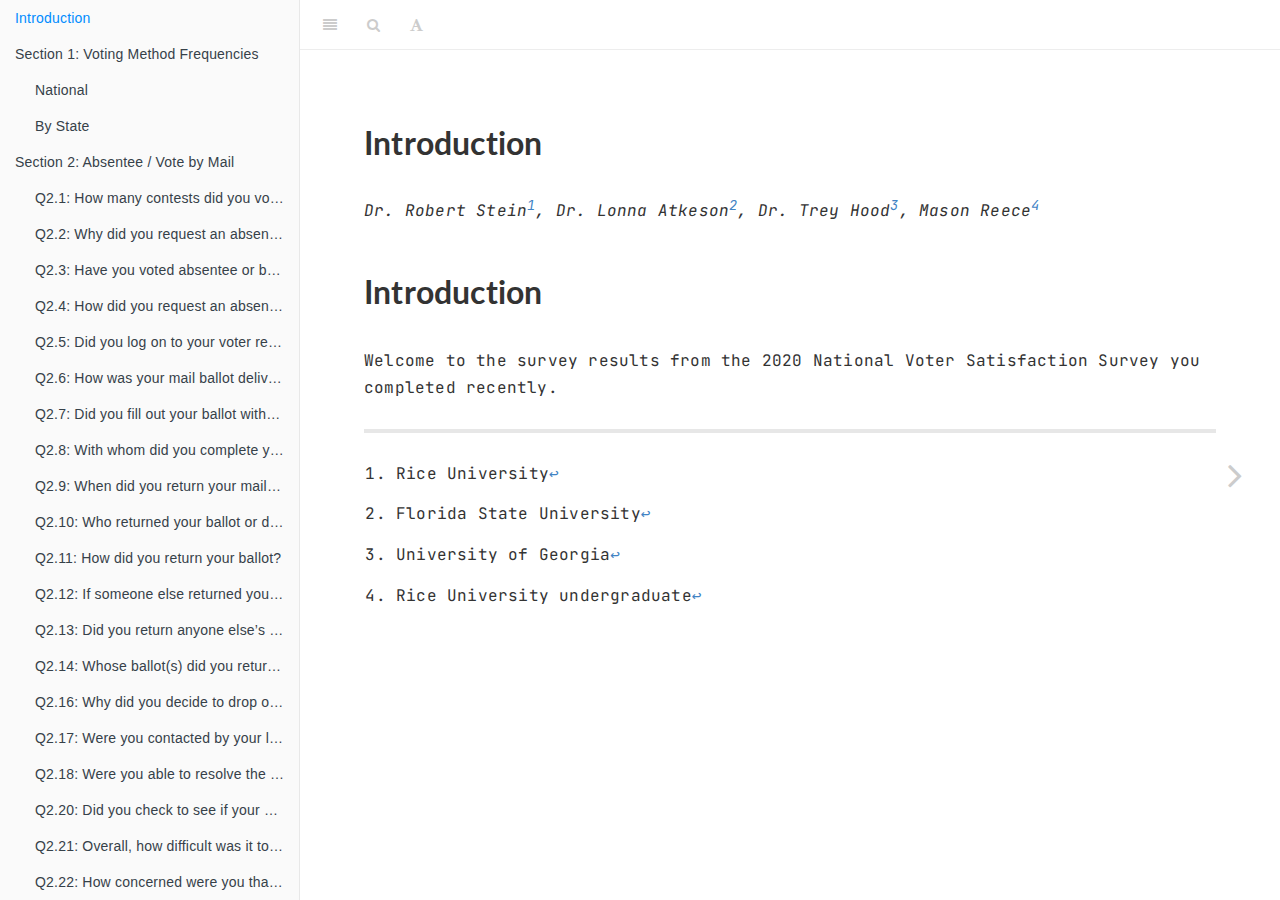
<file: docs/index.html>
<!DOCTYPE html>
<html lang="" xml:lang="">
<head>

  <meta charset="utf-8" />
  <meta http-equiv="X-UA-Compatible" content="IE=edge" />
  <title>Introduction</title>
  <meta name="description" content="Introduction" />
  <meta name="generator" content="bookdown 0.21 and GitBook 2.6.7" />

  <meta property="og:title" content="Introduction" />
  <meta property="og:type" content="book" />
  
  
  
  

  <meta name="twitter:card" content="summary" />
  <meta name="twitter:title" content="Introduction" />
  
  
  

<meta name="author" content="Dr. Robert Stein, Dr. Lonna Atkeson, Dr. Trey Hood, Mason Reece" />



  <meta name="viewport" content="width=device-width, initial-scale=1" />
  <meta name="apple-mobile-web-app-capable" content="yes" />
  <meta name="apple-mobile-web-app-status-bar-style" content="black" />
  
  

<link rel="next" href="section-1-voting-method-frequencies.html"/>
<script src="libs/header-attrs-2.6/header-attrs.js"></script>
<script src="libs/jquery-2.2.3/jquery.min.js"></script>
<link href="libs/gitbook-2.6.7/css/style.css" rel="stylesheet" />
<link href="libs/gitbook-2.6.7/css/plugin-table.css" rel="stylesheet" />
<link href="libs/gitbook-2.6.7/css/plugin-bookdown.css" rel="stylesheet" />
<link href="libs/gitbook-2.6.7/css/plugin-highlight.css" rel="stylesheet" />
<link href="libs/gitbook-2.6.7/css/plugin-search.css" rel="stylesheet" />
<link href="libs/gitbook-2.6.7/css/plugin-fontsettings.css" rel="stylesheet" />
<link href="libs/gitbook-2.6.7/css/plugin-clipboard.css" rel="stylesheet" />









<script src="libs/core-js-2.5.3/shim.min.js"></script>
<script src="libs/react-16.12.0/react.min.js"></script>
<script src="libs/react-16.12.0/react-dom.min.js"></script>
<script src="libs/reactwidget-1.0.0/react-tools.js"></script>
<script src="libs/htmlwidgets-1.5.3/htmlwidgets.js"></script>
<script src="libs/reactable-binding-0.2.3/reactable.js"></script>



<link rel="stylesheet" href="style.css" type="text/css" />
</head>

<body>



  <div class="book without-animation with-summary font-size-2 font-family-1" data-basepath=".">

    <div class="book-summary">
      <nav role="navigation">

<ul class="summary">
<li class="chapter" data-level="" data-path="index.html"><a href="index.html"><i class="fa fa-check"></i>Introduction</a></li>
<li class="chapter" data-level="" data-path="section-1-voting-method-frequencies.html"><a href="section-1-voting-method-frequencies.html"><i class="fa fa-check"></i>Section 1: Voting Method Frequencies</a>
<ul>
<li class="chapter" data-level="" data-path="section-1-voting-method-frequencies.html"><a href="section-1-voting-method-frequencies.html#national"><i class="fa fa-check"></i>National</a>
<ul>
<li class="chapter" data-level="" data-path="section-1-voting-method-frequencies.html"><a href="section-1-voting-method-frequencies.html#mode-of-voting-frequencies"><i class="fa fa-check"></i>Mode of Voting Frequencies</a></li>
<li class="chapter" data-level="" data-path="section-1-voting-method-frequencies.html"><a href="section-1-voting-method-frequencies.html#presidential-candidate-frequencies"><i class="fa fa-check"></i>Presidential Candidate Frequencies</a></li>
</ul></li>
<li class="chapter" data-level="" data-path="section-1-voting-method-frequencies.html"><a href="section-1-voting-method-frequencies.html#by-state"><i class="fa fa-check"></i>By State</a>
<ul>
<li class="chapter" data-level="" data-path="section-1-voting-method-frequencies.html"><a href="section-1-voting-method-frequencies.html#mode-of-voting-frequencies-1"><i class="fa fa-check"></i>Mode of Voting Frequencies</a></li>
<li class="chapter" data-level="" data-path="section-1-voting-method-frequencies.html"><a href="section-1-voting-method-frequencies.html#presidential-candidate-frequencies-1"><i class="fa fa-check"></i>Presidential Candidate Frequencies</a></li>
</ul></li>
</ul></li>
<li class="chapter" data-level="" data-path="section-2-absentee-vote-by-mail.html"><a href="section-2-absentee-vote-by-mail.html"><i class="fa fa-check"></i>Section 2: Absentee / Vote by Mail</a>
<ul>
<li class="chapter" data-level="" data-path="section-2-absentee-vote-by-mail.html"><a href="section-2-absentee-vote-by-mail.html#q2.1-how-many-contests-did-you-vote-in-on-your-2020-ballot"><i class="fa fa-check"></i>Q2.1: How many contests did you vote in on your 2020 ballot?</a></li>
<li class="chapter" data-level="" data-path="section-2-absentee-vote-by-mail.html"><a href="section-2-absentee-vote-by-mail.html#q2.2-why-did-you-request-an-absentee-ballot-please-select-all-that-apply."><i class="fa fa-check"></i>Q2.2: Why did you request an absentee ballot? Please select all that apply.</a></li>
<li class="chapter" data-level="" data-path="section-2-absentee-vote-by-mail.html"><a href="section-2-absentee-vote-by-mail.html#q2.3-have-you-voted-absentee-or-by-mail-in-a-previous-election"><i class="fa fa-check"></i>Q2.3: Have you voted absentee or by mail in a previous election?</a></li>
<li class="chapter" data-level="" data-path="section-2-absentee-vote-by-mail.html"><a href="section-2-absentee-vote-by-mail.html#q2.4-how-did-you-request-an-absentee-ballot"><i class="fa fa-check"></i>Q2.4: How did you request an absentee ballot?</a></li>
<li class="chapter" data-level="" data-path="section-2-absentee-vote-by-mail.html"><a href="section-2-absentee-vote-by-mail.html#q2.5-did-you-log-on-to-your-voter-registration-record-to-do-any-of-the-following-please-select-all-that-apply."><i class="fa fa-check"></i>Q2.5: Did you log on to your voter registration record to do any of the following? Please select all that apply.</a></li>
<li class="chapter" data-level="" data-path="section-2-absentee-vote-by-mail.html"><a href="section-2-absentee-vote-by-mail.html#q2.6-how-was-your-mail-ballot-delivered-to-you"><i class="fa fa-check"></i>Q2.6: How was your mail ballot delivered to you?</a></li>
<li class="chapter" data-level="" data-path="section-2-absentee-vote-by-mail.html"><a href="section-2-absentee-vote-by-mail.html#q2.7-did-you-fill-out-your-ballot-with-anyone-else-such-as-a-family-member-or-friend-or-did-you-complete-your-ballot-by-yourself"><i class="fa fa-check"></i>Q2.7: Did you fill out your ballot with anyone else, such as a family member or friend, or did you complete your ballot by yourself?</a></li>
<li class="chapter" data-level="" data-path="section-2-absentee-vote-by-mail.html"><a href="section-2-absentee-vote-by-mail.html#q2.8-with-whom-did-you-complete-your-ballot-please-select-all-that-apply."><i class="fa fa-check"></i>Q2.8: With whom did you complete your ballot? Please select all that apply.</a></li>
<li class="chapter" data-level="" data-path="section-2-absentee-vote-by-mail.html"><a href="section-2-absentee-vote-by-mail.html#q2.9-when-did-you-return-your-mail-ballot"><i class="fa fa-check"></i>Q2.9: When did you return your mail ballot?</a></li>
<li class="chapter" data-level="" data-path="section-2-absentee-vote-by-mail.html"><a href="section-2-absentee-vote-by-mail.html#q2.10-who-returned-your-ballot-or-dropped-it-in-the-mail"><i class="fa fa-check"></i>Q2.10: Who returned your ballot or dropped it in the mail?</a></li>
<li class="chapter" data-level="" data-path="section-2-absentee-vote-by-mail.html"><a href="section-2-absentee-vote-by-mail.html#q2.11-how-did-you-return-your-ballot"><i class="fa fa-check"></i>Q2.11: How did you return your ballot?</a></li>
<li class="chapter" data-level="" data-path="section-2-absentee-vote-by-mail.html"><a href="section-2-absentee-vote-by-mail.html#q2.12-if-someone-else-returned-your-ballot-how-did-they-return-your-ballot"><i class="fa fa-check"></i>Q2.12: If someone else returned your ballot, how did they return your ballot?</a></li>
<li class="chapter" data-level="" data-path="section-2-absentee-vote-by-mail.html"><a href="section-2-absentee-vote-by-mail.html#q2.13-did-you-return-anyone-elses-ballot"><i class="fa fa-check"></i>Q2.13: Did you return anyone else’s ballot?</a></li>
<li class="chapter" data-level="" data-path="section-2-absentee-vote-by-mail.html"><a href="section-2-absentee-vote-by-mail.html#q2.14-whose-ballots-did-you-return-please-select-all-that-apply."><i class="fa fa-check"></i>Q2.14: Whose ballot(s) did you return? Please select all that apply.</a></li>
<li class="chapter" data-level="" data-path="section-2-absentee-vote-by-mail.html"><a href="section-2-absentee-vote-by-mail.html#q2.16-why-did-you-decide-to-drop-off-your-ballot-rather-than-mail-the-ballot-back-in-please-select-all-that-apply."><i class="fa fa-check"></i>Q2.16: Why did you decide to drop off your ballot rather than mail the ballot back in? Please select all that apply.</a></li>
<li class="chapter" data-level="" data-path="section-2-absentee-vote-by-mail.html"><a href="section-2-absentee-vote-by-mail.html#q2.17-were-you-contacted-by-your-local-election-official-because-there-was-a-problem-with-your-ballot-and-it-could-not-be-counted"><i class="fa fa-check"></i>Q2.17: Were you contacted by your local election official because there was a problem with your ballot and it could not be counted?</a></li>
<li class="chapter" data-level="" data-path="section-2-absentee-vote-by-mail.html"><a href="section-2-absentee-vote-by-mail.html#q2.18-were-you-able-to-resolve-the-problem"><i class="fa fa-check"></i>Q2.18: Were you able to resolve the problem?</a></li>
<li class="chapter" data-level="" data-path="section-2-absentee-vote-by-mail.html"><a href="section-2-absentee-vote-by-mail.html#q2.20-did-you-check-to-see-if-your-ballot-arrived-at-your-county-elections-office-before-election-day"><i class="fa fa-check"></i>Q2.20: Did you check to see if your ballot arrived at your County Elections office before Election Day?</a></li>
<li class="chapter" data-level="" data-path="section-2-absentee-vote-by-mail.html"><a href="section-2-absentee-vote-by-mail.html#q2.21-overall-how-difficult-was-it-to-follow-all-the-instructions-necessary-to-cast-your-ballot-and-return-it-to-be-counted"><i class="fa fa-check"></i>Q2.21: Overall, how difficult was it to follow all the instructions necessary to cast your ballot and return it to be counted?</a></li>
<li class="chapter" data-level="" data-path="section-2-absentee-vote-by-mail.html"><a href="section-2-absentee-vote-by-mail.html#q2.22-how-concerned-were-you-that-your-ballot-would-arrive-at-the-county-clerks-office-in-time-to-be-counted"><i class="fa fa-check"></i>Q2.22: How concerned were you that your ballot would arrive at the County Clerk’s office in time to be counted?</a></li>
<li class="chapter" data-level="" data-path="section-2-absentee-vote-by-mail.html"><a href="section-2-absentee-vote-by-mail.html#q2.23-did-you-encounter-any-problems-marking-or-completing-your-ballot-that-may-have-interfered-with-your-ability-to-cast-your-vote-as-intended"><i class="fa fa-check"></i>Q2.23: Did you encounter any problems marking or completing your ballot that may have interfered with your ability to cast your vote as intended?</a></li>
<li class="chapter" data-level="" data-path="section-2-absentee-vote-by-mail.html"><a href="section-2-absentee-vote-by-mail.html#q2.25-given-your-experience-this-year-with-mail-in-voting-how-likely-are-you-to-vote-absentee-next-time"><i class="fa fa-check"></i>Q2.25: Given your experience this year with mail in voting, how likely are you to vote absentee next time?</a></li>
</ul></li>
<li class="chapter" data-level="" data-path="section-3-in-person-voting.html"><a href="section-3-in-person-voting.html"><i class="fa fa-check"></i>Section 3: In-Person Voting</a>
<ul>
<li class="chapter" data-level="" data-path="section-3-in-person-voting.html"><a href="section-3-in-person-voting.html#q3.1-how-would-you-rate-your-voting-experience-overall"><i class="fa fa-check"></i>Q3.1: How would you rate your voting experience overall?</a></li>
<li class="chapter" data-level="" data-path="section-3-in-person-voting.html"><a href="section-3-in-person-voting.html#q3.2-approximately-how-long-did-you-have-to-wait-in-line-to-vote"><i class="fa fa-check"></i>Q3.2: Approximately how long did you have to wait in line to vote?</a></li>
<li class="chapter" data-level="" data-path="section-3-in-person-voting.html"><a href="section-3-in-person-voting.html#q3.3-when-you-first-checked-in-at-the-polling-place-to-vote-which-of-the-following-statements-most-closely-describes-how-you-were-asked-to-identify-yourself"><i class="fa fa-check"></i>Q3.3: When you first checked in at the polling place to vote, which of the following statements most closely describes how you were asked to identify yourself?</a></li>
<li class="chapter" data-level="" data-path="section-3-in-person-voting.html"><a href="section-3-in-person-voting.html#q3.4-please-mark-how-much-you-agree-or-disagree-with-the-following-statements-regarding-the-voting-location-where-you-voted"><i class="fa fa-check"></i>Q3.4: Please mark how much you agree or disagree with the following statements regarding the voting location where you voted:</a>
<ul>
<li class="chapter" data-level="" data-path="section-3-in-person-voting.html"><a href="section-3-in-person-voting.html#the-location-was-easy-to-find"><i class="fa fa-check"></i>The location was easy to find</a></li>
<li class="chapter" data-level="" data-path="section-3-in-person-voting.html"><a href="section-3-in-person-voting.html#i-had-to-go-far-out-of-my-way-to-vote"><i class="fa fa-check"></i>I had to go far out of my way to vote</a></li>
<li class="chapter" data-level="" data-path="section-3-in-person-voting.html"><a href="section-3-in-person-voting.html#it-was-hard-to-find-a-place-to-park"><i class="fa fa-check"></i>It was hard to find a place to park</a></li>
<li class="chapter" data-level="" data-path="section-3-in-person-voting.html"><a href="section-3-in-person-voting.html#the-poll-workers-were-helpful"><i class="fa fa-check"></i>The poll workers were helpful</a></li>
<li class="chapter" data-level="" data-path="section-3-in-person-voting.html"><a href="section-3-in-person-voting.html#my-ballot-privacy-was-protected"><i class="fa fa-check"></i>My ballot privacy was protected</a></li>
<li class="chapter" data-level="" data-path="section-3-in-person-voting.html"><a href="section-3-in-person-voting.html#the-ballot-was-too-long"><i class="fa fa-check"></i>The ballot was too long</a></li>
<li class="chapter" data-level="" data-path="section-3-in-person-voting.html"><a href="section-3-in-person-voting.html#i-felt-safe-from-covid-19-while-voting-in-person"><i class="fa fa-check"></i>I felt safe from COVID-19 while voting in-person</a></li>
</ul></li>
<li class="chapter" data-level="" data-path="section-3-in-person-voting.html"><a href="section-3-in-person-voting.html#q3.5-please-answer-the-following-questions"><i class="fa fa-check"></i>Q3.5: Please answer the following questions:</a>
<ul>
<li class="chapter" data-level="" data-path="section-3-in-person-voting.html"><a href="section-3-in-person-voting.html#did-someone-in-line-at-the-polling-place-ask-you-who-you-were-voting-for"><i class="fa fa-check"></i>Did someone in line at the polling place ask you who you were voting for?</a></li>
<li class="chapter" data-level="" data-path="section-3-in-person-voting.html"><a href="section-3-in-person-voting.html#did-a-poll-worker-look-at-your-ballot-and-see-who-you-were-voting-for"><i class="fa fa-check"></i>Did a poll worker look at your ballot and see who you were voting for?</a></li>
<li class="chapter" data-level="" data-path="section-3-in-person-voting.html"><a href="section-3-in-person-voting.html#did-another-voter-look-at-your-ballot-while-you-were-voting-or-while-you-were-in-line-to-feed-it-into-the-vote-tabulator"><i class="fa fa-check"></i>Did another voter look at your ballot while you were voting or while you were in line to feed it into the vote tabulator?</a></li>
<li class="chapter" data-level="" data-path="section-3-in-person-voting.html"><a href="section-3-in-person-voting.html#did-you-keep-your-ballot-in-a-privacy-sleeve-while-you-were-moving-around-the-vote-center"><i class="fa fa-check"></i>Did you keep your ballot in a privacy sleeve while you were moving around the vote center</a></li>
</ul></li>
<li class="chapter" data-level="" data-path="section-3-in-person-voting.html"><a href="section-3-in-person-voting.html#q3.6-how-would-you-rate-efforts-at-your-polling-location-to-prevent-voters-and-poll-workers-from-contracting-the-covid-19-virus"><i class="fa fa-check"></i>Q3.6: How would you rate efforts at your polling location to prevent voters and poll workers from contracting the COVID-19 virus?</a></li>
</ul></li>
<li class="chapter" data-level="" data-path="section-4-voting-experience.html"><a href="section-4-voting-experience.html"><i class="fa fa-check"></i>Section 4: Voting Experience</a>
<ul>
<li class="chapter" data-level="" data-path="section-4-voting-experience.html"><a href="section-4-voting-experience.html#q4.1-how-would-you-rate-your-voting-experience-overall"><i class="fa fa-check"></i>Q4.1: How would you rate your voting experience overall?</a></li>
<li><a href="section-4-voting-experience.html#q4.2-how-confident-are-you-that-your-vote-in-the-general-election-was-counted-as-you-intended">Q4.2: How confident are you that <b>YOUR</b> vote in the General Election was counted as you intended?</a></li>
<li class="chapter" data-level="" data-path="section-4-voting-experience.html"><a href="section-4-voting-experience.html#q4.3-thinking-about-your-county-state-and-the-nation-how-confident-are-you-that-all-of-the-ballots-were-counted-as-the-voters-intended"><i class="fa fa-check"></i>Q4.3 Thinking about your county, state, and the nation, how confident are you that all of the ballots were counted as the voters intended?</a>
<ul>
<li class="chapter" data-level="" data-path="section-4-voting-experience.html"><a href="section-4-voting-experience.html#your-county"><i class="fa fa-check"></i>Your county</a></li>
<li class="chapter" data-level="" data-path="section-4-voting-experience.html"><a href="section-4-voting-experience.html#your-state"><i class="fa fa-check"></i>Your state</a></li>
<li class="chapter" data-level="" data-path="section-4-voting-experience.html"><a href="section-4-voting-experience.html#nationwide"><i class="fa fa-check"></i>Nationwide</a></li>
</ul></li>
</ul></li>
<li class="chapter" data-level="" data-path="section-5-election-security.html"><a href="section-5-election-security.html"><i class="fa fa-check"></i>Section 5: Election Security</a>
<ul>
<li class="chapter" data-level="" data-path="section-5-election-security.html"><a href="section-5-election-security.html#q5.1-please-answer-the-following-questions"><i class="fa fa-check"></i>Q5.1: Please answer the following questions:</a>
<ul>
<li class="chapter" data-level="" data-path="section-5-election-security.html"><a href="section-5-election-security.html#how-often-does-anyone-including-friends-or-family-ask-you-which-candidate-you-prefer-or-voted-for"><i class="fa fa-check"></i>How often does anyone, including friends or family, ask you which candidate you prefer or voted for?</a></li>
<li class="chapter" data-level="" data-path="section-5-election-security.html"><a href="section-5-election-security.html#if-a-friend-or-family-member-asks-you-who-you-prefer-in-an-election-how-often-do-you-name-a-candidate"><i class="fa fa-check"></i>If a friend or family member asks you who you prefer in an election, how often do you name a candidate?</a></li>
<li class="chapter" data-level="" data-path="section-5-election-security.html"><a href="section-5-election-security.html#if-you-tell-a-close-friend-or-family-member-which-candidate-you-prefer-how-often-do-you-tell-the-truth"><i class="fa fa-check"></i>If you tell a close friend or family member which candidate you prefer, how often do you tell the truth?</a></li>
<li class="chapter" data-level="" data-path="section-5-election-security.html"><a href="section-5-election-security.html#ballots-are-changed-by-election-workers."><i class="fa fa-check"></i>Ballots are changed by election workers.</a></li>
<li class="chapter" data-level="" data-path="section-5-election-security.html"><a href="section-5-election-security.html#elected-officials-make-rules-that-favor-one-party-or-another."><i class="fa fa-check"></i>Elected officials make rules that favor one party or another.</a></li>
</ul></li>
<li class="chapter" data-level="" data-path="section-5-election-security.html"><a href="section-5-election-security.html#q5.2-did-anyone-do-any-of-the-following-please-select-all-that-apply."><i class="fa fa-check"></i>Q5.2: Did anyone do any of the following? Please select all that apply.</a></li>
<li class="chapter" data-level="" data-path="section-5-election-security.html"><a href="section-5-election-security.html#q5.3-what-was-the-result-of-this-interaction"><i class="fa fa-check"></i>Q5.3: What was the result of this interaction?</a></li>
<li class="chapter" data-level="" data-path="section-5-election-security.html"><a href="section-5-election-security.html#q5.4-who-tried-to-make-you-vote-the-way-you-didnt-want-to"><i class="fa fa-check"></i>Q5.4: Who tried to make you vote the way you didn’t want to?</a></li>
<li class="chapter" data-level="" data-path="section-5-election-security.html"><a href="section-5-election-security.html#q5.5-according-to-the-law-which-candidate-you-vote-for-is-supposed-to-be-kept-secret-unless-you-tell-someone.-even-so-how-easy-or-hard-do-you-think-it-would-be-for-politicians-union-officials-or-the-people-you-work-for-to-find-out-who-you-voted-for-even-if-you-told-no-one"><i class="fa fa-check"></i>Q5.5: According to the law, which candidate you vote for is supposed to be kept secret unless you tell someone. Even so, how easy or hard do you think it would be for politicians, union officials, or the people you work for to find out who you voted for, even if you told no one?</a></li>
<li class="chapter" data-level="" data-path="section-5-election-security.html"><a href="section-5-election-security.html#q5.6-do-you-think-elected-officials-can-access-voting-records-and-figure-out-who-a-voter-has-voted-for"><i class="fa fa-check"></i>Q5.6: Do you think elected officials can access voting records and figure out who a voter has voted for?</a></li>
<li class="chapter" data-level="" data-path="section-5-election-security.html"><a href="section-5-election-security.html#q5.7-have-you-personally-witnessed-what-you-believe-to-be-election-or-voter-fraud-in-the-2020-presidential-election"><i class="fa fa-check"></i>Q5.7: Have you personally witnessed what you believe to be election or voter fraud in the 2020 Presidential Election?</a></li>
<li class="chapter" data-level="" data-path="section-5-election-security.html"><a href="section-5-election-security.html#q5.8-which-of-the-following-situations-did-you-personally-observe-in-the-2020-presidential-election-please-select-all-that-apply."><i class="fa fa-check"></i>Q5.8: Which of the following situations did you personally observe in the 2020 Presidential Election? Please select all that apply.</a></li>
<li class="chapter" data-level="" data-path="section-5-election-security.html"><a href="section-5-election-security.html#q5.9-below-is-a-list-of-possible-illegal-election-activities-that-may-or-may-not-take-place-in-your-state.-how-often-you-think-each-event-occurs"><i class="fa fa-check"></i>Q5.9: Below is a list of possible illegal election activities that may or may not take place in your state. How often you think each event occurs?</a>
<ul>
<li class="chapter" data-level="" data-path="section-5-election-security.html"><a href="section-5-election-security.html#voted-absentee-ballots-are-stolen-and-thrown-away-after-being-submitted"><i class="fa fa-check"></i>Voted absentee ballots are stolen and thrown away after being submitted</a></li>
<li class="chapter" data-level="" data-path="section-5-election-security.html"><a href="section-5-election-security.html#someone-intimidates-a-voter-into-voting-for-someone-they-didnt-want-to"><i class="fa fa-check"></i>Someone intimidates a voter into voting for someone they didn’t want to</a></li>
<li class="chapter" data-level="" data-path="section-5-election-security.html"><a href="section-5-election-security.html#someone-steals-an-absentee-ballot-changes-the-ballot-and-casts-it."><i class="fa fa-check"></i>Someone steals an absentee ballot, changes the ballot, and casts it.</a></li>
<li class="chapter" data-level="" data-path="section-5-election-security.html"><a href="section-5-election-security.html#someone-bribes-someone-or-pays-them-money-for-their-vote"><i class="fa fa-check"></i>Someone bribes someone or pays them money for their vote</a></li>
<li class="chapter" data-level="" data-path="section-5-election-security.html"><a href="section-5-election-security.html#someone-intimidates-a-voter-into-not-voting"><i class="fa fa-check"></i>Someone intimidates a voter into not voting</a></li>
<li class="chapter" data-level="" data-path="section-5-election-security.html"><a href="section-5-election-security.html#someone-being-denied-the-opportunity-to-vote-who-is-an-eligible-voter-by-a-poll-worker-or-other-election-official"><i class="fa fa-check"></i>Someone being denied the opportunity to vote who is an eligible voter by a poll worker or other election official</a></li>
<li class="chapter" data-level="" data-path="section-5-election-security.html"><a href="section-5-election-security.html#voting-machines-fail-to-record-votes-correctly"><i class="fa fa-check"></i>Voting machines fail to record votes correctly</a></li>
</ul></li>
<li class="chapter" data-level="" data-path="section-5-election-security.html"><a href="section-5-election-security.html#q5.10-do-you-support-or-oppose-requiring-all-people-to-show-government-issues-photo-id-when-they-vote"><i class="fa fa-check"></i>Q5.10: Do you support or oppose requiring all people to show government issues photo ID when they vote?</a></li>
<li class="chapter" data-level="" data-path="section-5-election-security.html"><a href="section-5-election-security.html#q5.11-do-you-think-fraud-changed-the-outcome-of-the-presidential-election-in-your-state"><i class="fa fa-check"></i>Q5.11: Do you think fraud changed the outcome of the Presidential election in your state?</a></li>
</ul></li>
<li class="chapter" data-level="" data-path="section-6-thinking-about-politics.html"><a href="section-6-thinking-about-politics.html"><i class="fa fa-check"></i>Section 6: Thinking about Politics</a>
<ul>
<li class="chapter" data-level="" data-path="section-6-thinking-about-politics.html"><a href="section-6-thinking-about-politics.html#q6.1-party"><i class="fa fa-check"></i>Q6.1: Party</a></li>
<li class="chapter" data-level="" data-path="section-6-thinking-about-politics.html"><a href="section-6-thinking-about-politics.html#q6.4-compared-to-a-year-ago-how-are-each-of-the-following-doing-economically"><i class="fa fa-check"></i>Q6.4: Compared to a year ago how are each of the following doing economically?</a>
<ul>
<li class="chapter" data-level="" data-path="section-6-thinking-about-politics.html"><a href="section-6-thinking-about-politics.html#you-and-your-family"><i class="fa fa-check"></i>You and your family</a></li>
<li class="chapter" data-level="" data-path="section-6-thinking-about-politics.html"><a href="section-6-thinking-about-politics.html#national-economy"><i class="fa fa-check"></i>National economy</a></li>
<li class="chapter" data-level="" data-path="section-6-thinking-about-politics.html"><a href="section-6-thinking-about-politics.html#state-economy"><i class="fa fa-check"></i>State economy</a></li>
</ul></li>
<li class="chapter" data-level="" data-path="section-6-thinking-about-politics.html"><a href="section-6-thinking-about-politics.html#q6.5-for-whom-did-you-vote-for-in-the-race-for-u.s.-president"><i class="fa fa-check"></i>Q6.5: For whom did you vote for in the race for U.S. President?</a></li>
<li class="chapter" data-level="" data-path="section-6-thinking-about-politics.html"><a href="section-6-thinking-about-politics.html#q6.6-thinking-about-elections-and-election-reform-which-is-more-important"><i class="fa fa-check"></i>Q6.6: Thinking about elections and election reform, which is more important?</a></li>
<li class="chapter" data-level="" data-path="section-6-thinking-about-politics.html"><a href="section-6-thinking-about-politics.html#q6.7-how-do-you-think-we-should-elect-the-president-the-candidate-who-gets-the-most-votes-in-all-50-states-or-the-current-electoral-college-system"><i class="fa fa-check"></i>Q6.7: How do you think we should elect the President: the candidate who gets the most votes in all 50 states, or the current Electoral College system?</a></li>
<li class="chapter" data-level="" data-path="section-6-thinking-about-politics.html"><a href="section-6-thinking-about-politics.html#q6.8-thinking-about-issues-in-politics-today-that-matter-to-you-how-often-would-you-say-your-side-has-been-winning-or-losing"><i class="fa fa-check"></i>Q6.8: Thinking about issues in politics today that matter to you, how often would you say your side has been winning or losing?</a></li>
</ul></li>
<li class="chapter" data-level="" data-path="top-lines.html"><a href="top-lines.html"><i class="fa fa-check"></i>Top Lines</a>
<ul>
<li class="chapter" data-level="" data-path="top-lines.html"><a href="top-lines.html#q4.1-x-mode-of-voting"><i class="fa fa-check"></i>Q4.1 x Mode of Voting</a></li>
<li class="chapter" data-level="" data-path="top-lines.html"><a href="top-lines.html#q4.1-x-party"><i class="fa fa-check"></i>Q4.1 x Party</a></li>
<li class="chapter" data-level="" data-path="top-lines.html"><a href="top-lines.html#q4.1-x-presidential-candidate"><i class="fa fa-check"></i>Q4.1 x Presidential Candidate</a></li>
<li class="chapter" data-level="" data-path="top-lines.html"><a href="top-lines.html#q4.2-x-mode-of-voting"><i class="fa fa-check"></i>Q4.2 x Mode of Voting</a></li>
<li class="chapter" data-level="" data-path="top-lines.html"><a href="top-lines.html#q4.2-x-party"><i class="fa fa-check"></i>Q4.2 x Party</a></li>
<li class="chapter" data-level="" data-path="top-lines.html"><a href="top-lines.html#q4.2-x-presidential-candidate-choice"><i class="fa fa-check"></i>Q4.2 x Presidential Candidate Choice</a></li>
<li class="chapter" data-level="" data-path="top-lines.html"><a href="top-lines.html#q4.3-x-mode-of-voting"><i class="fa fa-check"></i>Q4.3 x Mode of Voting</a>
<ul>
<li class="chapter" data-level="" data-path="top-lines.html"><a href="top-lines.html#your-county-1"><i class="fa fa-check"></i>Your county</a></li>
<li class="chapter" data-level="" data-path="top-lines.html"><a href="top-lines.html#your-state-1"><i class="fa fa-check"></i>Your state</a></li>
<li class="chapter" data-level="" data-path="top-lines.html"><a href="top-lines.html#nationwide-1"><i class="fa fa-check"></i>Nationwide</a></li>
</ul></li>
<li class="chapter" data-level="" data-path="top-lines.html"><a href="top-lines.html#q4.3-x-party"><i class="fa fa-check"></i>Q4.3 x Party</a>
<ul>
<li class="chapter" data-level="" data-path="top-lines.html"><a href="top-lines.html#your-county-2"><i class="fa fa-check"></i>Your county</a></li>
<li class="chapter" data-level="" data-path="top-lines.html"><a href="top-lines.html#your-state-2"><i class="fa fa-check"></i>Your state</a></li>
<li class="chapter" data-level="" data-path="top-lines.html"><a href="top-lines.html#nation"><i class="fa fa-check"></i>Nation</a></li>
</ul></li>
<li class="chapter" data-level="" data-path="top-lines.html"><a href="top-lines.html#q4.3-x-presidential-candidate-choice"><i class="fa fa-check"></i>Q4.3 x Presidential Candidate Choice</a>
<ul>
<li class="chapter" data-level="" data-path="top-lines.html"><a href="top-lines.html#your-county-3"><i class="fa fa-check"></i>Your county</a></li>
<li class="chapter" data-level="" data-path="top-lines.html"><a href="top-lines.html#your-state-3"><i class="fa fa-check"></i>Your state</a></li>
<li class="chapter" data-level="" data-path="top-lines.html"><a href="top-lines.html#nation-1"><i class="fa fa-check"></i>Nation</a></li>
</ul></li>
<li class="chapter" data-level="" data-path="top-lines.html"><a href="top-lines.html#q5.11-x-mode-of-voting"><i class="fa fa-check"></i>Q5.11 x Mode of Voting</a></li>
<li class="chapter" data-level="" data-path="top-lines.html"><a href="top-lines.html#q5.11-x-party"><i class="fa fa-check"></i>Q5.11 x Party</a></li>
<li class="chapter" data-level="" data-path="top-lines.html"><a href="top-lines.html#q5.11-x-presidential-candidate"><i class="fa fa-check"></i>Q5.11 x Presidential Candidate</a></li>
</ul></li>
</ul>

      </nav>
    </div>

    <div class="book-body">
      <div class="body-inner">
        <div class="book-header" role="navigation">
          <h1>
            <i class="fa fa-circle-o-notch fa-spin"></i><a href="./">Introduction</a>
          </h1>
        </div>

        <div class="page-wrapper" tabindex="-1" role="main">
          <div class="page-inner">

            <section class="normal" id="section-">
<div id="header">
<h1 class="title">Introduction</h1>
<p class="author"><em>Dr. Robert Stein<a href="#fn1" class="footnote-ref" id="fnref1"><sup>1</sup></a>, Dr. Lonna Atkeson<a href="#fn2" class="footnote-ref" id="fnref2"><sup>2</sup></a>, Dr. Trey Hood<a href="#fn3" class="footnote-ref" id="fnref3"><sup>3</sup></a>, Mason Reece<a href="#fn4" class="footnote-ref" id="fnref4"><sup>4</sup></a></em></p>
</div>
<div id="introduction" class="section level1">
<h1>Introduction</h1>
<p>Welcome to the survey results from the 2020 National Voter Satisfaction Survey you completed recently.</p>

</div>
<div class="footnotes">
<hr />
<ol start="1">
<li id="fn1"><p>Rice University<a href="#fnref1" class="footnote-back">↩︎</a></p></li>
<li id="fn2"><p>Florida State University<a href="#fnref2" class="footnote-back">↩︎</a></p></li>
<li id="fn3"><p>University of Georgia<a href="#fnref3" class="footnote-back">↩︎</a></p></li>
<li id="fn4"><p>Rice University undergraduate<a href="#fnref4" class="footnote-back">↩︎</a></p></li>
</ol>
</div>
            </section>

          </div>
        </div>
      </div>

<a href="section-1-voting-method-frequencies.html" class="navigation navigation-next navigation-unique" aria-label="Next page"><i class="fa fa-angle-right"></i></a>
    </div>
  </div>
<script src="libs/gitbook-2.6.7/js/app.min.js"></script>
<script src="libs/gitbook-2.6.7/js/lunr.js"></script>
<script src="libs/gitbook-2.6.7/js/clipboard.min.js"></script>
<script src="libs/gitbook-2.6.7/js/plugin-search.js"></script>
<script src="libs/gitbook-2.6.7/js/plugin-sharing.js"></script>
<script src="libs/gitbook-2.6.7/js/plugin-fontsettings.js"></script>
<script src="libs/gitbook-2.6.7/js/plugin-bookdown.js"></script>
<script src="libs/gitbook-2.6.7/js/jquery.highlight.js"></script>
<script src="libs/gitbook-2.6.7/js/plugin-clipboard.js"></script>
<script>
gitbook.require(["gitbook"], function(gitbook) {
gitbook.start({
"sharing": {
"github": false,
"facebook": false,
"twitter": false,
"linkedin": false,
"weibo": false,
"instapaper": false,
"vk": false,
"all": null
},
"fontsettings": {
"theme": "white",
"family": "sans",
"size": 2
},
"edit": {
"link": null,
"text": null
},
"history": {
"link": null,
"text": null
},
"view": {
"link": null,
"text": null
},
"download": null,
"toc": {
"collapse": "subsection"
},
"info": false
});
});
</script>

</body>

</html>
</file>
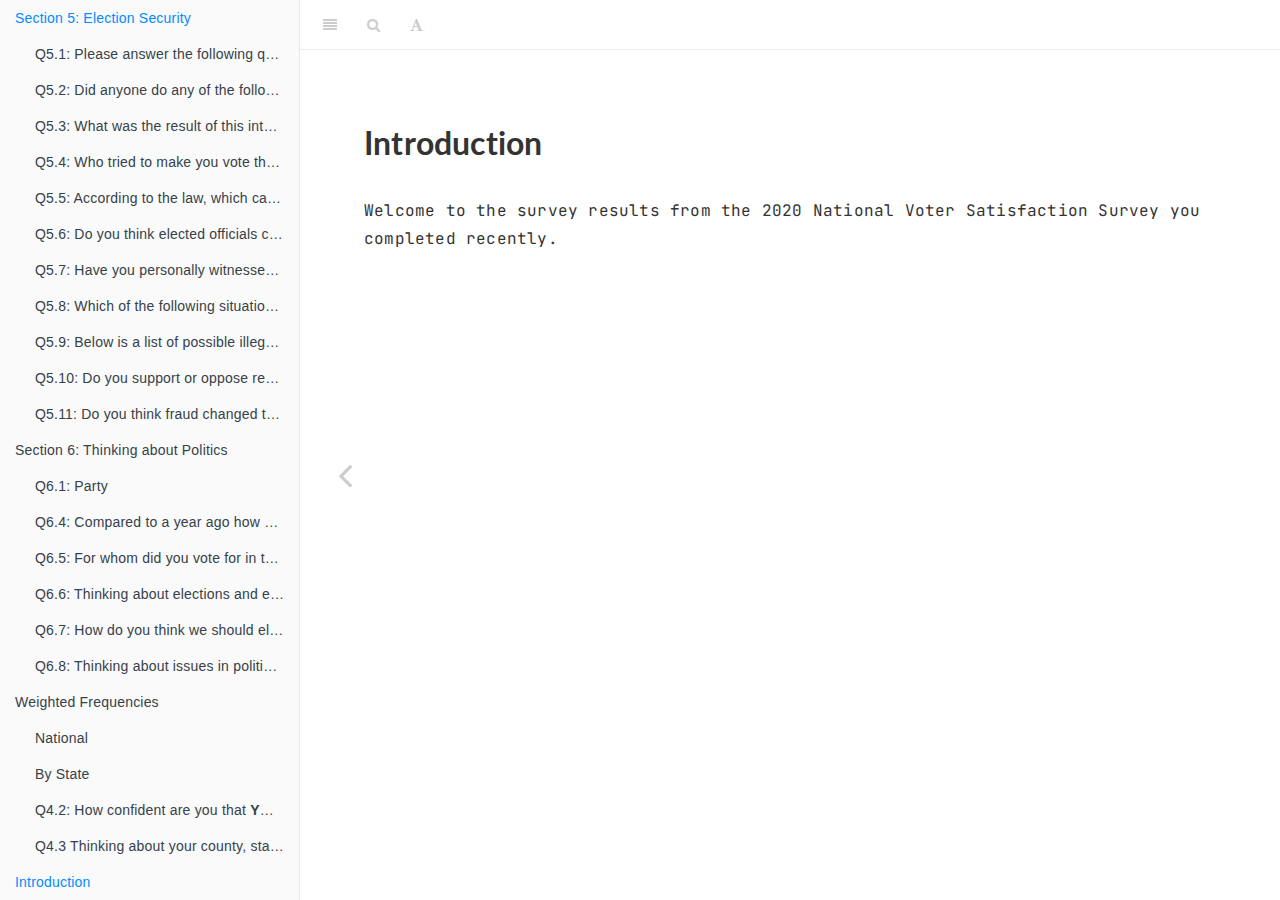
<file: docs/introduction.html>
<!DOCTYPE html>
<html lang="" xml:lang="">
<head>

  <meta charset="utf-8" />
  <meta http-equiv="X-UA-Compatible" content="IE=edge" />
  <title>Introduction</title>
  <meta name="description" content="Introduction" />
  <meta name="generator" content="bookdown 0.21 and GitBook 2.6.7" />

  <meta property="og:title" content="Introduction" />
  <meta property="og:type" content="book" />
  
  
  
  

  <meta name="twitter:card" content="summary" />
  <meta name="twitter:title" content="Introduction" />
  
  
  

<meta name="author" content="Dr. Robert Stein, Dr. Lonna Atkeson, Dr. Trey Hood, Mason Reece" />



  <meta name="viewport" content="width=device-width, initial-scale=1" />
  <meta name="apple-mobile-web-app-capable" content="yes" />
  <meta name="apple-mobile-web-app-status-bar-style" content="black" />
  
  
<link rel="prev" href="weighted-frequencies.html"/>

<script src="libs/header-attrs-2.6/header-attrs.js"></script>
<script src="libs/jquery-2.2.3/jquery.min.js"></script>
<link href="libs/gitbook-2.6.7/css/style.css" rel="stylesheet" />
<link href="libs/gitbook-2.6.7/css/plugin-table.css" rel="stylesheet" />
<link href="libs/gitbook-2.6.7/css/plugin-bookdown.css" rel="stylesheet" />
<link href="libs/gitbook-2.6.7/css/plugin-highlight.css" rel="stylesheet" />
<link href="libs/gitbook-2.6.7/css/plugin-search.css" rel="stylesheet" />
<link href="libs/gitbook-2.6.7/css/plugin-fontsettings.css" rel="stylesheet" />
<link href="libs/gitbook-2.6.7/css/plugin-clipboard.css" rel="stylesheet" />









<script src="libs/core-js-2.5.3/shim.min.js"></script>
<script src="libs/react-16.12.0/react.min.js"></script>
<script src="libs/react-16.12.0/react-dom.min.js"></script>
<script src="libs/reactwidget-1.0.0/react-tools.js"></script>
<script src="libs/htmlwidgets-1.5.3/htmlwidgets.js"></script>
<script src="libs/reactable-binding-0.2.3/reactable.js"></script>


<style type="text/css">
pre > code.sourceCode { white-space: pre; position: relative; }
pre > code.sourceCode > span { display: inline-block; line-height: 1.25; }
pre > code.sourceCode > span:empty { height: 1.2em; }
.sourceCode { overflow: visible; }
code.sourceCode > span { color: inherit; text-decoration: inherit; }
pre.sourceCode { margin: 0; }
@media screen {
div.sourceCode { overflow: auto; }
}
@media print {
pre > code.sourceCode { white-space: pre-wrap; }
pre > code.sourceCode > span { text-indent: -5em; padding-left: 5em; }
}
pre.numberSource code
  { counter-reset: source-line 0; }
pre.numberSource code > span
  { position: relative; left: -4em; counter-increment: source-line; }
pre.numberSource code > span > a:first-child::before
  { content: counter(source-line);
    position: relative; left: -1em; text-align: right; vertical-align: baseline;
    border: none; display: inline-block;
    -webkit-touch-callout: none; -webkit-user-select: none;
    -khtml-user-select: none; -moz-user-select: none;
    -ms-user-select: none; user-select: none;
    padding: 0 4px; width: 4em;
    color: #aaaaaa;
  }
pre.numberSource { margin-left: 3em; border-left: 1px solid #aaaaaa;  padding-left: 4px; }
div.sourceCode
  {   }
@media screen {
pre > code.sourceCode > span > a:first-child::before { text-decoration: underline; }
}
code span.al { color: #ff0000; font-weight: bold; } /* Alert */
code span.an { color: #60a0b0; font-weight: bold; font-style: italic; } /* Annotation */
code span.at { color: #7d9029; } /* Attribute */
code span.bn { color: #40a070; } /* BaseN */
code span.bu { } /* BuiltIn */
code span.cf { color: #007020; font-weight: bold; } /* ControlFlow */
code span.ch { color: #4070a0; } /* Char */
code span.cn { color: #880000; } /* Constant */
code span.co { color: #60a0b0; font-style: italic; } /* Comment */
code span.cv { color: #60a0b0; font-weight: bold; font-style: italic; } /* CommentVar */
code span.do { color: #ba2121; font-style: italic; } /* Documentation */
code span.dt { color: #902000; } /* DataType */
code span.dv { color: #40a070; } /* DecVal */
code span.er { color: #ff0000; font-weight: bold; } /* Error */
code span.ex { } /* Extension */
code span.fl { color: #40a070; } /* Float */
code span.fu { color: #06287e; } /* Function */
code span.im { } /* Import */
code span.in { color: #60a0b0; font-weight: bold; font-style: italic; } /* Information */
code span.kw { color: #007020; font-weight: bold; } /* Keyword */
code span.op { color: #666666; } /* Operator */
code span.ot { color: #007020; } /* Other */
code span.pp { color: #bc7a00; } /* Preprocessor */
code span.sc { color: #4070a0; } /* SpecialChar */
code span.ss { color: #bb6688; } /* SpecialString */
code span.st { color: #4070a0; } /* String */
code span.va { color: #19177c; } /* Variable */
code span.vs { color: #4070a0; } /* VerbatimString */
code span.wa { color: #60a0b0; font-weight: bold; font-style: italic; } /* Warning */
</style>

<link rel="stylesheet" href="style.css" type="text/css" />
</head>

<body>



  <div class="book without-animation with-summary font-size-2 font-family-1" data-basepath=".">

    <div class="book-summary">
      <nav role="navigation">

<ul class="summary">
<li class="chapter" data-level="" data-path="section-1-voting-method-frequencies.html"><a href="section-1-voting-method-frequencies.html"><i class="fa fa-check"></i>Section 1: Voting Method Frequencies</a>
<ul>
<li class="chapter" data-level="" data-path="section-1-voting-method-frequencies.html"><a href="section-1-voting-method-frequencies.html#national"><i class="fa fa-check"></i>National</a>
<ul>
<li class="chapter" data-level="" data-path="section-1-voting-method-frequencies.html"><a href="section-1-voting-method-frequencies.html#mode-of-voting-frequencies"><i class="fa fa-check"></i>Mode of Voting Frequencies</a></li>
<li class="chapter" data-level="" data-path="section-1-voting-method-frequencies.html"><a href="section-1-voting-method-frequencies.html#presidential-candidate-frequencies"><i class="fa fa-check"></i>Presidential Candidate Frequencies</a></li>
</ul></li>
<li class="chapter" data-level="" data-path="section-1-voting-method-frequencies.html"><a href="section-1-voting-method-frequencies.html#by-state"><i class="fa fa-check"></i>By State</a>
<ul>
<li class="chapter" data-level="" data-path="section-1-voting-method-frequencies.html"><a href="section-1-voting-method-frequencies.html#mode-of-voting-frequencies-1"><i class="fa fa-check"></i>Mode of Voting Frequencies</a></li>
<li class="chapter" data-level="" data-path="section-1-voting-method-frequencies.html"><a href="section-1-voting-method-frequencies.html#presidential-candidate-frequencies-1"><i class="fa fa-check"></i>Presidential Candidate Frequencies</a></li>
</ul></li>
<li class="chapter" data-level="" data-path="section-1-voting-method-frequencies.html"><a href="section-1-voting-method-frequencies.html#l2-sample---national"><i class="fa fa-check"></i>L2 Sample - National</a>
<ul>
<li class="chapter" data-level="" data-path="section-1-voting-method-frequencies.html"><a href="section-1-voting-method-frequencies.html#mode-of-voting-frequencies-2"><i class="fa fa-check"></i>Mode of Voting Frequencies</a></li>
<li class="chapter" data-level="" data-path="section-1-voting-method-frequencies.html"><a href="section-1-voting-method-frequencies.html#presidential-candidate-frequencies-2"><i class="fa fa-check"></i>Presidential Candidate Frequencies</a></li>
</ul></li>
<li class="chapter" data-level="" data-path="section-1-voting-method-frequencies.html"><a href="section-1-voting-method-frequencies.html#l2-sample---by-state"><i class="fa fa-check"></i>L2 Sample - By State</a>
<ul>
<li class="chapter" data-level="" data-path="section-1-voting-method-frequencies.html"><a href="section-1-voting-method-frequencies.html#mode-of-voting-frequencies-3"><i class="fa fa-check"></i>Mode of Voting Frequencies</a></li>
<li class="chapter" data-level="" data-path="section-1-voting-method-frequencies.html"><a href="section-1-voting-method-frequencies.html#presidential-candidate-frequencies-3"><i class="fa fa-check"></i>Presidential Candidate Frequencies</a></li>
</ul></li>
<li class="chapter" data-level="" data-path="section-1-voting-method-frequencies.html"><a href="section-1-voting-method-frequencies.html#dynata-sample---national"><i class="fa fa-check"></i>Dynata Sample - National</a>
<ul>
<li class="chapter" data-level="" data-path="section-1-voting-method-frequencies.html"><a href="section-1-voting-method-frequencies.html#mode-of-voting-frequencies-4"><i class="fa fa-check"></i>Mode of Voting Frequencies</a></li>
<li class="chapter" data-level="" data-path="section-1-voting-method-frequencies.html"><a href="section-1-voting-method-frequencies.html#presidential-candidate-frequencies-4"><i class="fa fa-check"></i>Presidential Candidate Frequencies</a></li>
</ul></li>
<li class="chapter" data-level="" data-path="section-1-voting-method-frequencies.html"><a href="section-1-voting-method-frequencies.html#dynata-sample---by-state"><i class="fa fa-check"></i>Dynata Sample - By State</a>
<ul>
<li class="chapter" data-level="" data-path="section-1-voting-method-frequencies.html"><a href="section-1-voting-method-frequencies.html#mode-of-voting-frequencies-5"><i class="fa fa-check"></i>Mode of Voting Frequencies</a></li>
<li class="chapter" data-level="" data-path="section-1-voting-method-frequencies.html"><a href="section-1-voting-method-frequencies.html#presidential-candidate-frequencies-5"><i class="fa fa-check"></i>Presidential Candidate Frequencies</a></li>
</ul></li>
</ul></li>
<li class="chapter" data-level="" data-path="section-2-absentee-vote-by-mail.html"><a href="section-2-absentee-vote-by-mail.html"><i class="fa fa-check"></i>Section 2: Absentee / Vote by Mail</a>
<ul>
<li class="chapter" data-level="" data-path="section-2-absentee-vote-by-mail.html"><a href="section-2-absentee-vote-by-mail.html#q2.1-how-many-contests-did-you-vote-in-on-your-2020-ballot"><i class="fa fa-check"></i>Q2.1: How many contests did you vote in on your 2020 ballot?</a></li>
<li class="chapter" data-level="" data-path="section-2-absentee-vote-by-mail.html"><a href="section-2-absentee-vote-by-mail.html#q2.2-why-did-you-request-an-absentee-ballot-please-select-all-that-apply."><i class="fa fa-check"></i>Q2.2: Why did you request an absentee ballot? Please select all that apply.</a></li>
<li class="chapter" data-level="" data-path="section-2-absentee-vote-by-mail.html"><a href="section-2-absentee-vote-by-mail.html#q2.3-have-you-voted-absentee-or-by-mail-in-a-previous-election"><i class="fa fa-check"></i>Q2.3: Have you voted absentee or by mail in a previous election?</a></li>
<li class="chapter" data-level="" data-path="section-2-absentee-vote-by-mail.html"><a href="section-2-absentee-vote-by-mail.html#q2.4-how-did-you-request-an-absentee-ballot"><i class="fa fa-check"></i>Q2.4: How did you request an absentee ballot?</a></li>
<li class="chapter" data-level="" data-path="section-2-absentee-vote-by-mail.html"><a href="section-2-absentee-vote-by-mail.html#q2.5-did-you-log-on-to-your-voter-registration-record-to-do-any-of-the-following-please-select-all-that-apply."><i class="fa fa-check"></i>Q2.5: Did you log on to your voter registration record to do any of the following? Please select all that apply.</a></li>
<li class="chapter" data-level="" data-path="section-2-absentee-vote-by-mail.html"><a href="section-2-absentee-vote-by-mail.html#q2.6-how-was-your-mail-ballot-delivered-to-you"><i class="fa fa-check"></i>Q2.6: How was your mail ballot delivered to you?</a></li>
<li class="chapter" data-level="" data-path="section-2-absentee-vote-by-mail.html"><a href="section-2-absentee-vote-by-mail.html#q2.7-did-you-fill-out-your-ballot-with-anyone-else-such-as-a-family-member-or-friend-or-did-you-complete-your-ballot-by-yourself"><i class="fa fa-check"></i>Q2.7: Did you fill out your ballot with anyone else, such as a family member or friend, or did you complete your ballot by yourself?</a></li>
<li class="chapter" data-level="" data-path="section-2-absentee-vote-by-mail.html"><a href="section-2-absentee-vote-by-mail.html#q2.8-with-whom-did-you-complete-your-ballot-please-select-all-that-apply."><i class="fa fa-check"></i>Q2.8: With whom did you complete your ballot? Please select all that apply.</a></li>
<li class="chapter" data-level="" data-path="section-2-absentee-vote-by-mail.html"><a href="section-2-absentee-vote-by-mail.html#q2.9-when-did-you-return-your-mail-ballot"><i class="fa fa-check"></i>Q2.9: When did you return your mail ballot?</a></li>
<li class="chapter" data-level="" data-path="section-2-absentee-vote-by-mail.html"><a href="section-2-absentee-vote-by-mail.html#q2.10-who-returned-your-ballot-or-dropped-it-in-the-mail"><i class="fa fa-check"></i>Q2.10: Who returned your ballot or dropped it in the mail?</a></li>
<li class="chapter" data-level="" data-path="section-2-absentee-vote-by-mail.html"><a href="section-2-absentee-vote-by-mail.html#q2.11-how-did-you-return-your-ballot"><i class="fa fa-check"></i>Q2.11: How did you return your ballot?</a></li>
<li class="chapter" data-level="" data-path="section-2-absentee-vote-by-mail.html"><a href="section-2-absentee-vote-by-mail.html#q2.12-if-someone-else-returned-your-ballot-how-did-they-return-your-ballot"><i class="fa fa-check"></i>Q2.12: If someone else returned your ballot, how did they return your ballot?</a></li>
<li class="chapter" data-level="" data-path="section-2-absentee-vote-by-mail.html"><a href="section-2-absentee-vote-by-mail.html#q2.13-did-you-return-anyone-elses-ballot"><i class="fa fa-check"></i>Q2.13: Did you return anyone else’s ballot?</a></li>
<li class="chapter" data-level="" data-path="section-2-absentee-vote-by-mail.html"><a href="section-2-absentee-vote-by-mail.html#q2.14-whose-ballots-did-you-return-please-select-all-that-apply."><i class="fa fa-check"></i>Q2.14: Whose ballot(s) did you return? Please select all that apply.</a></li>
<li class="chapter" data-level="" data-path="section-2-absentee-vote-by-mail.html"><a href="section-2-absentee-vote-by-mail.html#q2.16-why-did-you-decide-to-drop-off-your-ballot-rather-than-mail-the-ballot-back-in-please-select-all-that-apply."><i class="fa fa-check"></i>Q2.16: Why did you decide to drop off your ballot rather than mail the ballot back in? Please select all that apply.</a></li>
<li class="chapter" data-level="" data-path="section-2-absentee-vote-by-mail.html"><a href="section-2-absentee-vote-by-mail.html#q2.17-were-you-contacted-by-your-local-election-official-because-there-was-a-problem-with-your-ballot-and-it-could-not-be-counted"><i class="fa fa-check"></i>Q2.17: Were you contacted by your local election official because there was a problem with your ballot and it could not be counted?</a></li>
<li class="chapter" data-level="" data-path="section-2-absentee-vote-by-mail.html"><a href="section-2-absentee-vote-by-mail.html#q2.18-were-you-able-to-resolve-the-problem"><i class="fa fa-check"></i>Q2.18: Were you able to resolve the problem?</a></li>
<li class="chapter" data-level="" data-path="section-2-absentee-vote-by-mail.html"><a href="section-2-absentee-vote-by-mail.html#q2.20-did-you-check-to-see-if-your-ballot-arrived-at-your-county-elections-office-before-election-day"><i class="fa fa-check"></i>Q2.20: Did you check to see if your ballot arrived at your County Elections office before Election Day?</a></li>
<li class="chapter" data-level="" data-path="section-2-absentee-vote-by-mail.html"><a href="section-2-absentee-vote-by-mail.html#q2.21-overall-how-difficult-was-it-to-follow-all-the-instructions-necessary-to-cast-your-ballot-and-return-it-to-be-counted"><i class="fa fa-check"></i>Q2.21: Overall, how difficult was it to follow all the instructions necessary to cast your ballot and return it to be counted?</a></li>
<li class="chapter" data-level="" data-path="section-2-absentee-vote-by-mail.html"><a href="section-2-absentee-vote-by-mail.html#q2.22-how-concerned-were-you-that-your-ballot-would-arrive-at-the-county-clerks-office-in-time-to-be-counted"><i class="fa fa-check"></i>Q2.22: How concerned were you that your ballot would arrive at the County Clerk’s office in time to be counted?</a></li>
<li class="chapter" data-level="" data-path="section-2-absentee-vote-by-mail.html"><a href="section-2-absentee-vote-by-mail.html#q2.23-did-you-encounter-any-problems-marking-or-completing-your-ballot-that-may-have-interfered-with-your-ability-to-cast-your-vote-as-intended"><i class="fa fa-check"></i>Q2.23: Did you encounter any problems marking or completing your ballot that may have interfered with your ability to cast your vote as intended?</a></li>
<li class="chapter" data-level="" data-path="section-2-absentee-vote-by-mail.html"><a href="section-2-absentee-vote-by-mail.html#q2.25-given-your-experience-this-year-with-mail-in-voting-how-likely-are-you-to-vote-absentee-next-time"><i class="fa fa-check"></i>Q2.25: Given your experience this year with mail in voting, how likely are you to vote absentee next time?</a></li>
</ul></li>
<li class="chapter" data-level="" data-path="section-3-in-person-voting.html"><a href="section-3-in-person-voting.html"><i class="fa fa-check"></i>Section 3: In-Person Voting</a>
<ul>
<li class="chapter" data-level="" data-path="section-3-in-person-voting.html"><a href="section-3-in-person-voting.html#q3.1-how-would-you-rate-your-voting-experience-overall"><i class="fa fa-check"></i>Q3.1: How would you rate your voting experience overall?</a></li>
<li class="chapter" data-level="" data-path="section-3-in-person-voting.html"><a href="section-3-in-person-voting.html#q3.2-approximately-how-long-did-you-have-to-wait-in-line-to-vote"><i class="fa fa-check"></i>Q3.2: Approximately how long did you have to wait in line to vote?</a></li>
<li class="chapter" data-level="" data-path="section-3-in-person-voting.html"><a href="section-3-in-person-voting.html#q3.3-when-you-first-checked-in-at-the-polling-place-to-vote-which-of-the-following-statements-most-closely-describes-how-you-were-asked-to-identify-yourself"><i class="fa fa-check"></i>Q3.3: When you first checked in at the polling place to vote, which of the following statements most closely describes how you were asked to identify yourself?</a></li>
<li class="chapter" data-level="" data-path="section-3-in-person-voting.html"><a href="section-3-in-person-voting.html#q3.4-please-mark-how-much-you-agree-or-disagree-with-the-following-statements-regarding-the-voting-location-where-you-voted"><i class="fa fa-check"></i>Q3.4: Please mark how much you agree or disagree with the following statements regarding the voting location where you voted:</a>
<ul>
<li class="chapter" data-level="" data-path="section-3-in-person-voting.html"><a href="section-3-in-person-voting.html#the-location-was-easy-to-find"><i class="fa fa-check"></i>The location was easy to find</a></li>
<li class="chapter" data-level="" data-path="section-3-in-person-voting.html"><a href="section-3-in-person-voting.html#i-had-to-go-far-out-of-my-way-to-vote"><i class="fa fa-check"></i>I had to go far out of my way to vote</a></li>
<li class="chapter" data-level="" data-path="section-3-in-person-voting.html"><a href="section-3-in-person-voting.html#it-was-hard-to-find-a-place-to-park"><i class="fa fa-check"></i>It was hard to find a place to park</a></li>
<li class="chapter" data-level="" data-path="section-3-in-person-voting.html"><a href="section-3-in-person-voting.html#the-poll-workers-were-helpful"><i class="fa fa-check"></i>The poll workers were helpful</a></li>
<li class="chapter" data-level="" data-path="section-3-in-person-voting.html"><a href="section-3-in-person-voting.html#my-ballot-privacy-was-protected"><i class="fa fa-check"></i>My ballot privacy was protected</a></li>
<li class="chapter" data-level="" data-path="section-3-in-person-voting.html"><a href="section-3-in-person-voting.html#the-ballot-was-too-long"><i class="fa fa-check"></i>The ballot was too long</a></li>
<li class="chapter" data-level="" data-path="section-3-in-person-voting.html"><a href="section-3-in-person-voting.html#i-felt-safe-from-covid-19-while-voting-in-person"><i class="fa fa-check"></i>I felt safe from COVID-19 while voting in-person</a></li>
</ul></li>
<li class="chapter" data-level="" data-path="section-3-in-person-voting.html"><a href="section-3-in-person-voting.html#q3.5-please-answer-the-following-questions"><i class="fa fa-check"></i>Q3.5: Please answer the following questions:</a>
<ul>
<li class="chapter" data-level="" data-path="section-3-in-person-voting.html"><a href="section-3-in-person-voting.html#did-someone-in-line-at-the-polling-place-ask-you-who-you-were-voting-for"><i class="fa fa-check"></i>Did someone in line at the polling place ask you who you were voting for?</a></li>
<li class="chapter" data-level="" data-path="section-3-in-person-voting.html"><a href="section-3-in-person-voting.html#did-a-poll-worker-look-at-your-ballot-and-see-who-you-were-voting-for"><i class="fa fa-check"></i>Did a poll worker look at your ballot and see who you were voting for?</a></li>
<li class="chapter" data-level="" data-path="section-3-in-person-voting.html"><a href="section-3-in-person-voting.html#did-another-voter-look-at-your-ballot-while-you-were-voting-or-while-you-were-in-line-to-feed-it-into-the-vote-tabulator"><i class="fa fa-check"></i>Did another voter look at your ballot while you were voting or while you were in line to feed it into the vote tabulator?</a></li>
<li class="chapter" data-level="" data-path="section-3-in-person-voting.html"><a href="section-3-in-person-voting.html#did-you-keep-your-ballot-in-a-privacy-sleeve-while-you-were-moving-around-the-vote-center"><i class="fa fa-check"></i>Did you keep your ballot in a privacy sleeve while you were moving around the vote center</a></li>
</ul></li>
<li class="chapter" data-level="" data-path="section-3-in-person-voting.html"><a href="section-3-in-person-voting.html#q3.6-how-would-you-rate-efforts-at-your-polling-location-to-prevent-voters-and-poll-workers-from-contracting-the-covid-19-virus"><i class="fa fa-check"></i>Q3.6: How would you rate efforts at your polling location to prevent voters and poll workers from contracting the COVID-19 virus?</a></li>
</ul></li>
<li class="chapter" data-level="" data-path="section-4-voting-experience.html"><a href="section-4-voting-experience.html"><i class="fa fa-check"></i>Section 4: Voting Experience</a>
<ul>
<li class="chapter" data-level="" data-path="section-4-voting-experience.html"><a href="section-4-voting-experience.html#q4.1-how-would-you-rate-your-voting-experience-overall"><i class="fa fa-check"></i>Q4.1: How would you rate your voting experience overall?</a></li>
<li><a href="section-4-voting-experience.html#q4.2-how-confident-are-you-that-your-vote-in-the-general-election-was-counted-as-you-intended">Q4.2: How confident are you that <b>YOUR</b> vote in the General Election was counted as you intended?</a></li>
<li class="chapter" data-level="" data-path="section-4-voting-experience.html"><a href="section-4-voting-experience.html#q4.3-thinking-about-your-county-state-and-the-nation-how-confident-are-you-that-all-of-the-ballots-were-counted-as-the-voters-intended"><i class="fa fa-check"></i>Q4.3 Thinking about your county, state, and the nation, how confident are you that all of the ballots were counted as the voters intended?</a>
<ul>
<li class="chapter" data-level="" data-path="section-4-voting-experience.html"><a href="section-4-voting-experience.html#your-county"><i class="fa fa-check"></i>Your county</a></li>
<li class="chapter" data-level="" data-path="section-4-voting-experience.html"><a href="section-4-voting-experience.html#your-state"><i class="fa fa-check"></i>Your state</a></li>
<li class="chapter" data-level="" data-path="section-4-voting-experience.html"><a href="section-4-voting-experience.html#nationwide"><i class="fa fa-check"></i>Nationwide</a></li>
</ul></li>
</ul></li>
<li class="chapter" data-level="" data-path="section-5-election-security.html"><a href="section-5-election-security.html"><i class="fa fa-check"></i>Section 5: Election Security</a>
<ul>
<li class="chapter" data-level="" data-path="section-5-election-security.html"><a href="section-5-election-security.html#q5.1-please-answer-the-following-questions"><i class="fa fa-check"></i>Q5.1: Please answer the following questions:</a>
<ul>
<li class="chapter" data-level="" data-path="section-5-election-security.html"><a href="section-5-election-security.html#how-often-does-anyone-including-friends-or-family-ask-you-which-candidate-you-prefer-or-voted-for"><i class="fa fa-check"></i>How often does anyone, including friends or family, ask you which candidate you prefer or voted for?</a></li>
<li class="chapter" data-level="" data-path="section-5-election-security.html"><a href="section-5-election-security.html#if-a-friend-or-family-member-asks-you-who-you-prefer-in-an-election-how-often-do-you-name-a-candidate"><i class="fa fa-check"></i>If a friend or family member asks you who you prefer in an election, how often do you name a candidate?</a></li>
<li class="chapter" data-level="" data-path="section-5-election-security.html"><a href="section-5-election-security.html#if-you-tell-a-close-friend-or-family-member-which-candidate-you-prefer-how-often-do-you-tell-the-truth"><i class="fa fa-check"></i>If you tell a close friend or family member which candidate you prefer, how often do you tell the truth?</a></li>
<li class="chapter" data-level="" data-path="section-5-election-security.html"><a href="section-5-election-security.html#ballots-are-changed-by-election-workers."><i class="fa fa-check"></i>Ballots are changed by election workers.</a></li>
<li class="chapter" data-level="" data-path="section-5-election-security.html"><a href="section-5-election-security.html#elected-officials-make-rules-that-favor-one-party-or-another."><i class="fa fa-check"></i>Elected officials make rules that favor one party or another.</a></li>
</ul></li>
<li class="chapter" data-level="" data-path="section-5-election-security.html"><a href="section-5-election-security.html#q5.2-did-anyone-do-any-of-the-following-please-select-all-that-apply."><i class="fa fa-check"></i>Q5.2: Did anyone do any of the following? Please select all that apply.</a></li>
<li class="chapter" data-level="" data-path="section-5-election-security.html"><a href="section-5-election-security.html#q5.3-what-was-the-result-of-this-interaction"><i class="fa fa-check"></i>Q5.3: What was the result of this interaction?</a></li>
<li class="chapter" data-level="" data-path="section-5-election-security.html"><a href="section-5-election-security.html#q5.4-who-tried-to-make-you-vote-the-way-you-didnt-want-to"><i class="fa fa-check"></i>Q5.4: Who tried to make you vote the way you didn’t want to?</a></li>
<li class="chapter" data-level="" data-path="section-5-election-security.html"><a href="section-5-election-security.html#q5.5-according-to-the-law-which-candidate-you-vote-for-is-supposed-to-be-kept-secret-unless-you-tell-someone.-even-so-how-easy-or-hard-do-you-think-it-would-be-for-politicians-union-officials-or-the-people-you-work-for-to-find-out-who-you-voted-for-even-if-you-told-no-one"><i class="fa fa-check"></i>Q5.5: According to the law, which candidate you vote for is supposed to be kept secret unless you tell someone. Even so, how easy or hard do you think it would be for politicians, union officials, or the people you work for to find out who you voted for, even if you told no one?</a></li>
<li class="chapter" data-level="" data-path="section-5-election-security.html"><a href="section-5-election-security.html#q5.6-do-you-think-elected-officials-can-access-voting-records-and-figure-out-who-a-voter-has-voted-for"><i class="fa fa-check"></i>Q5.6: Do you think elected officials can access voting records and figure out who a voter has voted for?</a></li>
<li class="chapter" data-level="" data-path="section-5-election-security.html"><a href="section-5-election-security.html#q5.7-have-you-personally-witnessed-what-you-believe-to-be-election-or-voter-fraud-in-the-2020-presidential-election"><i class="fa fa-check"></i>Q5.7: Have you personally witnessed what you believe to be election or voter fraud in the 2020 Presidential Election?</a></li>
<li class="chapter" data-level="" data-path="section-5-election-security.html"><a href="section-5-election-security.html#q5.8-which-of-the-following-situations-did-you-personally-observe-in-the-2020-presidential-election-please-select-all-that-apply."><i class="fa fa-check"></i>Q5.8: Which of the following situations did you personally observe in the 2020 Presidential Election? Please select all that apply.</a></li>
<li class="chapter" data-level="" data-path="section-5-election-security.html"><a href="section-5-election-security.html#q5.9-below-is-a-list-of-possible-illegal-election-activities-that-may-or-may-not-take-place-in-your-state.-how-often-you-think-each-event-occurs"><i class="fa fa-check"></i>Q5.9: Below is a list of possible illegal election activities that may or may not take place in your state. How often you think each event occurs?</a>
<ul>
<li class="chapter" data-level="" data-path="section-5-election-security.html"><a href="section-5-election-security.html#voted-absentee-ballots-are-stolen-and-thrown-away-after-being-submitted"><i class="fa fa-check"></i>Voted absentee ballots are stolen and thrown away after being submitted</a></li>
<li class="chapter" data-level="" data-path="section-5-election-security.html"><a href="section-5-election-security.html#someone-intimidates-a-voter-into-voting-for-someone-they-didnt-want-to"><i class="fa fa-check"></i>Someone intimidates a voter into voting for someone they didn’t want to</a></li>
<li class="chapter" data-level="" data-path="section-5-election-security.html"><a href="section-5-election-security.html#someone-steals-an-absentee-ballot-changes-the-ballot-and-casts-it."><i class="fa fa-check"></i>Someone steals an absentee ballot, changes the ballot, and casts it.</a></li>
<li class="chapter" data-level="" data-path="section-5-election-security.html"><a href="section-5-election-security.html#someone-bribes-someone-or-pays-them-money-for-their-vote"><i class="fa fa-check"></i>Someone bribes someone or pays them money for their vote</a></li>
<li class="chapter" data-level="" data-path="section-5-election-security.html"><a href="section-5-election-security.html#someone-intimidates-a-voter-into-not-voting"><i class="fa fa-check"></i>Someone intimidates a voter into not voting</a></li>
<li class="chapter" data-level="" data-path="section-5-election-security.html"><a href="section-5-election-security.html#someone-being-denied-the-opportunity-to-vote-who-is-an-eligible-voter-by-a-poll-worker-or-other-election-official"><i class="fa fa-check"></i>Someone being denied the opportunity to vote who is an eligible voter by a poll worker or other election official</a></li>
<li class="chapter" data-level="" data-path="section-5-election-security.html"><a href="section-5-election-security.html#voting-machines-fail-to-record-votes-correctly"><i class="fa fa-check"></i>Voting machines fail to record votes correctly</a></li>
</ul></li>
<li class="chapter" data-level="" data-path="section-5-election-security.html"><a href="section-5-election-security.html#q5.10-do-you-support-or-oppose-requiring-all-people-to-show-government-issues-photo-id-when-they-vote"><i class="fa fa-check"></i>Q5.10: Do you support or oppose requiring all people to show government issues photo ID when they vote?</a></li>
<li class="chapter" data-level="" data-path="section-5-election-security.html"><a href="section-5-election-security.html#q5.11-do-you-think-fraud-changed-the-outcome-of-the-presidential-election-in-your-state"><i class="fa fa-check"></i>Q5.11: Do you think fraud changed the outcome of the Presidential election in your state?</a></li>
</ul></li>
<li class="chapter" data-level="" data-path="section-6-thinking-about-politics.html"><a href="section-6-thinking-about-politics.html"><i class="fa fa-check"></i>Section 6: Thinking about Politics</a>
<ul>
<li class="chapter" data-level="" data-path="section-6-thinking-about-politics.html"><a href="section-6-thinking-about-politics.html#q6.1-party"><i class="fa fa-check"></i>Q6.1: Party</a></li>
<li class="chapter" data-level="" data-path="section-6-thinking-about-politics.html"><a href="section-6-thinking-about-politics.html#q6.4-compared-to-a-year-ago-how-are-each-of-the-following-doing-economically"><i class="fa fa-check"></i>Q6.4: Compared to a year ago how are each of the following doing economically?</a>
<ul>
<li class="chapter" data-level="" data-path="section-6-thinking-about-politics.html"><a href="section-6-thinking-about-politics.html#you-and-your-family"><i class="fa fa-check"></i>You and your family</a></li>
<li class="chapter" data-level="" data-path="section-6-thinking-about-politics.html"><a href="section-6-thinking-about-politics.html#national-economy"><i class="fa fa-check"></i>National economy</a></li>
<li class="chapter" data-level="" data-path="section-6-thinking-about-politics.html"><a href="section-6-thinking-about-politics.html#state-economy"><i class="fa fa-check"></i>State economy</a></li>
</ul></li>
<li class="chapter" data-level="" data-path="section-6-thinking-about-politics.html"><a href="section-6-thinking-about-politics.html#q6.5-for-whom-did-you-vote-for-in-the-race-for-u.s.-president"><i class="fa fa-check"></i>Q6.5: For whom did you vote for in the race for U.S. President?</a></li>
<li class="chapter" data-level="" data-path="section-6-thinking-about-politics.html"><a href="section-6-thinking-about-politics.html#q6.6-thinking-about-elections-and-election-reform-which-is-more-important"><i class="fa fa-check"></i>Q6.6: Thinking about elections and election reform, which is more important?</a></li>
<li class="chapter" data-level="" data-path="section-6-thinking-about-politics.html"><a href="section-6-thinking-about-politics.html#q6.7-how-do-you-think-we-should-elect-the-president-the-candidate-who-gets-the-most-votes-in-all-50-states-or-the-current-electoral-college-system"><i class="fa fa-check"></i>Q6.7: How do you think we should elect the President: the candidate who gets the most votes in all 50 states, or the current Electoral College system?</a></li>
<li class="chapter" data-level="" data-path="section-6-thinking-about-politics.html"><a href="section-6-thinking-about-politics.html#q6.8-thinking-about-issues-in-politics-today-that-matter-to-you-how-often-would-you-say-your-side-has-been-winning-or-losing"><i class="fa fa-check"></i>Q6.8: Thinking about issues in politics today that matter to you, how often would you say your side has been winning or losing?</a></li>
</ul></li>
<li class="chapter" data-level="" data-path="weighted-frequencies.html"><a href="weighted-frequencies.html"><i class="fa fa-check"></i>Weighted Frequencies</a>
<ul>
<li class="chapter" data-level="" data-path="weighted-frequencies.html"><a href="weighted-frequencies.html#national-1"><i class="fa fa-check"></i>National</a>
<ul>
<li class="chapter" data-level="" data-path="weighted-frequencies.html"><a href="weighted-frequencies.html#mode-of-voting-frequencies-6"><i class="fa fa-check"></i>Mode of Voting Frequencies</a></li>
<li class="chapter" data-level="" data-path="weighted-frequencies.html"><a href="weighted-frequencies.html#presidential-candidate-frequencies-6"><i class="fa fa-check"></i>Presidential Candidate Frequencies</a></li>
</ul></li>
<li class="chapter" data-level="" data-path="weighted-frequencies.html"><a href="weighted-frequencies.html#by-state-1"><i class="fa fa-check"></i>By State</a>
<ul>
<li class="chapter" data-level="" data-path="weighted-frequencies.html"><a href="weighted-frequencies.html#mode-of-voting-frequencies-7"><i class="fa fa-check"></i>Mode of Voting Frequencies</a></li>
<li class="chapter" data-level="" data-path="weighted-frequencies.html"><a href="weighted-frequencies.html#presidential-candidate-frequencies-7"><i class="fa fa-check"></i>Presidential Candidate Frequencies</a></li>
</ul></li>
<li><a href="weighted-frequencies.html#q4.2-how-confident-are-you-that-your-vote-in-the-general-election-was-counted-as-you-intended-1">Q4.2: How confident are you that <b>YOUR</b> vote in the General Election was counted as you intended?</a></li>
<li class="chapter" data-level="" data-path="weighted-frequencies.html"><a href="weighted-frequencies.html#q4.3-thinking-about-your-county-state-and-the-nation-how-confident-are-you-that-all-of-the-ballots-were-counted-as-the-voters-intended-1"><i class="fa fa-check"></i>Q4.3 Thinking about your county, state, and the nation, how confident are you that all of the ballots were counted as the voters intended?</a>
<ul>
<li class="chapter" data-level="" data-path="weighted-frequencies.html"><a href="weighted-frequencies.html#your-county-1"><i class="fa fa-check"></i>Your county</a></li>
<li class="chapter" data-level="" data-path="weighted-frequencies.html"><a href="weighted-frequencies.html#your-state-1"><i class="fa fa-check"></i>Your state</a></li>
<li class="chapter" data-level="" data-path="weighted-frequencies.html"><a href="weighted-frequencies.html#nationwide-1"><i class="fa fa-check"></i>Nationwide</a></li>
</ul></li>
</ul></li>
<li class="chapter" data-level="" data-path="introduction.html"><a href="introduction.html"><i class="fa fa-check"></i>Introduction</a></li>
</ul>

      </nav>
    </div>

    <div class="book-body">
      <div class="body-inner">
        <div class="book-header" role="navigation">
          <h1>
            <i class="fa fa-circle-o-notch fa-spin"></i><a href="./">Introduction</a>
          </h1>
        </div>

        <div class="page-wrapper" tabindex="-1" role="main">
          <div class="page-inner">

            <section class="normal" id="section-">
<div id="introduction" class="section level1">
<h1>Introduction</h1>
<p>Welcome to the survey results from the 2020 National Voter Satisfaction Survey you completed recently.</p>

</div>









            </section>

          </div>
        </div>
      </div>
<a href="weighted-frequencies.html" class="navigation navigation-prev navigation-unique" aria-label="Previous page"><i class="fa fa-angle-left"></i></a>

    </div>
  </div>
<script src="libs/gitbook-2.6.7/js/app.min.js"></script>
<script src="libs/gitbook-2.6.7/js/lunr.js"></script>
<script src="libs/gitbook-2.6.7/js/clipboard.min.js"></script>
<script src="libs/gitbook-2.6.7/js/plugin-search.js"></script>
<script src="libs/gitbook-2.6.7/js/plugin-sharing.js"></script>
<script src="libs/gitbook-2.6.7/js/plugin-fontsettings.js"></script>
<script src="libs/gitbook-2.6.7/js/plugin-bookdown.js"></script>
<script src="libs/gitbook-2.6.7/js/jquery.highlight.js"></script>
<script src="libs/gitbook-2.6.7/js/plugin-clipboard.js"></script>
<script>
gitbook.require(["gitbook"], function(gitbook) {
gitbook.start({
"sharing": {
"github": false,
"facebook": false,
"twitter": false,
"linkedin": false,
"weibo": false,
"instapaper": false,
"vk": false,
"all": null
},
"fontsettings": {
"theme": "white",
"family": "sans",
"size": 2
},
"edit": {
"link": null,
"text": null
},
"history": {
"link": null,
"text": null
},
"view": {
"link": null,
"text": null
},
"download": null,
"toc": {
"collapse": "subsection"
},
"info": false
});
});
</script>

</body>

</html>
</file>
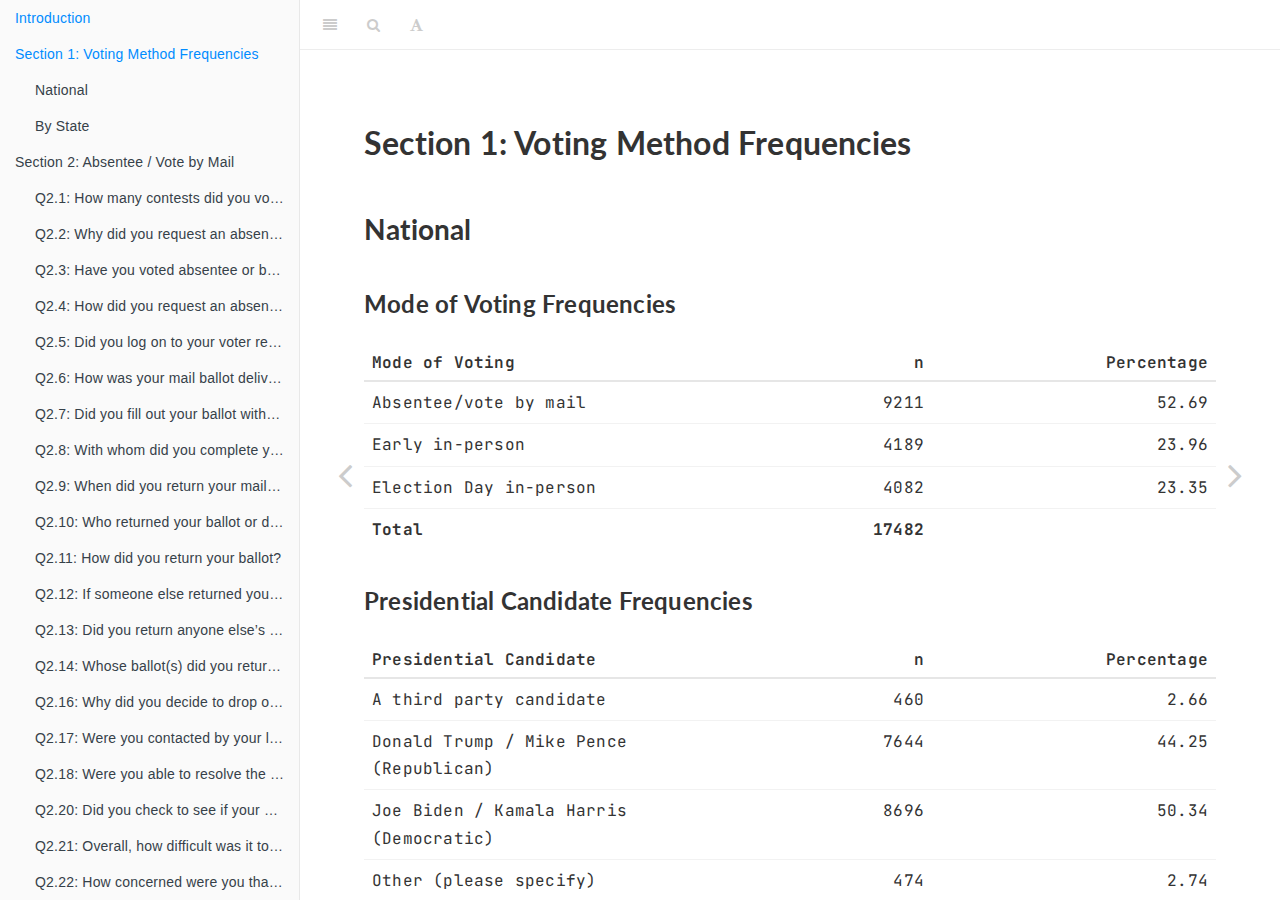
<file: docs/section-1-voting-method-frequencies.html>
<!DOCTYPE html>
<html lang="" xml:lang="">
<head>

  <meta charset="utf-8" />
  <meta http-equiv="X-UA-Compatible" content="IE=edge" />
  <title>Section 1: Voting Method Frequencies | Introduction</title>
  <meta name="description" content="Section 1: Voting Method Frequencies | Introduction" />
  <meta name="generator" content="bookdown 0.21 and GitBook 2.6.7" />

  <meta property="og:title" content="Section 1: Voting Method Frequencies | Introduction" />
  <meta property="og:type" content="book" />
  
  
  
  

  <meta name="twitter:card" content="summary" />
  <meta name="twitter:title" content="Section 1: Voting Method Frequencies | Introduction" />
  
  
  

<meta name="author" content="Dr. Robert Stein, Dr. Lonna Atkeson, Dr. Trey Hood, Mason Reece" />



  <meta name="viewport" content="width=device-width, initial-scale=1" />
  <meta name="apple-mobile-web-app-capable" content="yes" />
  <meta name="apple-mobile-web-app-status-bar-style" content="black" />
  
  
<link rel="prev" href="index.html"/>
<link rel="next" href="section-2-absentee-vote-by-mail.html"/>
<script src="libs/header-attrs-2.6/header-attrs.js"></script>
<script src="libs/jquery-2.2.3/jquery.min.js"></script>
<link href="libs/gitbook-2.6.7/css/style.css" rel="stylesheet" />
<link href="libs/gitbook-2.6.7/css/plugin-table.css" rel="stylesheet" />
<link href="libs/gitbook-2.6.7/css/plugin-bookdown.css" rel="stylesheet" />
<link href="libs/gitbook-2.6.7/css/plugin-highlight.css" rel="stylesheet" />
<link href="libs/gitbook-2.6.7/css/plugin-search.css" rel="stylesheet" />
<link href="libs/gitbook-2.6.7/css/plugin-fontsettings.css" rel="stylesheet" />
<link href="libs/gitbook-2.6.7/css/plugin-clipboard.css" rel="stylesheet" />









<script src="libs/core-js-2.5.3/shim.min.js"></script>
<script src="libs/react-16.12.0/react.min.js"></script>
<script src="libs/react-16.12.0/react-dom.min.js"></script>
<script src="libs/reactwidget-1.0.0/react-tools.js"></script>
<script src="libs/htmlwidgets-1.5.3/htmlwidgets.js"></script>
<script src="libs/reactable-binding-0.2.3/reactable.js"></script>



<link rel="stylesheet" href="style.css" type="text/css" />
</head>

<body>



  <div class="book without-animation with-summary font-size-2 font-family-1" data-basepath=".">

    <div class="book-summary">
      <nav role="navigation">

<ul class="summary">
<li class="chapter" data-level="" data-path="index.html"><a href="index.html"><i class="fa fa-check"></i>Introduction</a></li>
<li class="chapter" data-level="" data-path="section-1-voting-method-frequencies.html"><a href="section-1-voting-method-frequencies.html"><i class="fa fa-check"></i>Section 1: Voting Method Frequencies</a>
<ul>
<li class="chapter" data-level="" data-path="section-1-voting-method-frequencies.html"><a href="section-1-voting-method-frequencies.html#national"><i class="fa fa-check"></i>National</a>
<ul>
<li class="chapter" data-level="" data-path="section-1-voting-method-frequencies.html"><a href="section-1-voting-method-frequencies.html#mode-of-voting-frequencies"><i class="fa fa-check"></i>Mode of Voting Frequencies</a></li>
<li class="chapter" data-level="" data-path="section-1-voting-method-frequencies.html"><a href="section-1-voting-method-frequencies.html#presidential-candidate-frequencies"><i class="fa fa-check"></i>Presidential Candidate Frequencies</a></li>
</ul></li>
<li class="chapter" data-level="" data-path="section-1-voting-method-frequencies.html"><a href="section-1-voting-method-frequencies.html#by-state"><i class="fa fa-check"></i>By State</a>
<ul>
<li class="chapter" data-level="" data-path="section-1-voting-method-frequencies.html"><a href="section-1-voting-method-frequencies.html#mode-of-voting-frequencies-1"><i class="fa fa-check"></i>Mode of Voting Frequencies</a></li>
<li class="chapter" data-level="" data-path="section-1-voting-method-frequencies.html"><a href="section-1-voting-method-frequencies.html#presidential-candidate-frequencies-1"><i class="fa fa-check"></i>Presidential Candidate Frequencies</a></li>
</ul></li>
</ul></li>
<li class="chapter" data-level="" data-path="section-2-absentee-vote-by-mail.html"><a href="section-2-absentee-vote-by-mail.html"><i class="fa fa-check"></i>Section 2: Absentee / Vote by Mail</a>
<ul>
<li class="chapter" data-level="" data-path="section-2-absentee-vote-by-mail.html"><a href="section-2-absentee-vote-by-mail.html#q2.1-how-many-contests-did-you-vote-in-on-your-2020-ballot"><i class="fa fa-check"></i>Q2.1: How many contests did you vote in on your 2020 ballot?</a></li>
<li class="chapter" data-level="" data-path="section-2-absentee-vote-by-mail.html"><a href="section-2-absentee-vote-by-mail.html#q2.2-why-did-you-request-an-absentee-ballot-please-select-all-that-apply."><i class="fa fa-check"></i>Q2.2: Why did you request an absentee ballot? Please select all that apply.</a></li>
<li class="chapter" data-level="" data-path="section-2-absentee-vote-by-mail.html"><a href="section-2-absentee-vote-by-mail.html#q2.3-have-you-voted-absentee-or-by-mail-in-a-previous-election"><i class="fa fa-check"></i>Q2.3: Have you voted absentee or by mail in a previous election?</a></li>
<li class="chapter" data-level="" data-path="section-2-absentee-vote-by-mail.html"><a href="section-2-absentee-vote-by-mail.html#q2.4-how-did-you-request-an-absentee-ballot"><i class="fa fa-check"></i>Q2.4: How did you request an absentee ballot?</a></li>
<li class="chapter" data-level="" data-path="section-2-absentee-vote-by-mail.html"><a href="section-2-absentee-vote-by-mail.html#q2.5-did-you-log-on-to-your-voter-registration-record-to-do-any-of-the-following-please-select-all-that-apply."><i class="fa fa-check"></i>Q2.5: Did you log on to your voter registration record to do any of the following? Please select all that apply.</a></li>
<li class="chapter" data-level="" data-path="section-2-absentee-vote-by-mail.html"><a href="section-2-absentee-vote-by-mail.html#q2.6-how-was-your-mail-ballot-delivered-to-you"><i class="fa fa-check"></i>Q2.6: How was your mail ballot delivered to you?</a></li>
<li class="chapter" data-level="" data-path="section-2-absentee-vote-by-mail.html"><a href="section-2-absentee-vote-by-mail.html#q2.7-did-you-fill-out-your-ballot-with-anyone-else-such-as-a-family-member-or-friend-or-did-you-complete-your-ballot-by-yourself"><i class="fa fa-check"></i>Q2.7: Did you fill out your ballot with anyone else, such as a family member or friend, or did you complete your ballot by yourself?</a></li>
<li class="chapter" data-level="" data-path="section-2-absentee-vote-by-mail.html"><a href="section-2-absentee-vote-by-mail.html#q2.8-with-whom-did-you-complete-your-ballot-please-select-all-that-apply."><i class="fa fa-check"></i>Q2.8: With whom did you complete your ballot? Please select all that apply.</a></li>
<li class="chapter" data-level="" data-path="section-2-absentee-vote-by-mail.html"><a href="section-2-absentee-vote-by-mail.html#q2.9-when-did-you-return-your-mail-ballot"><i class="fa fa-check"></i>Q2.9: When did you return your mail ballot?</a></li>
<li class="chapter" data-level="" data-path="section-2-absentee-vote-by-mail.html"><a href="section-2-absentee-vote-by-mail.html#q2.10-who-returned-your-ballot-or-dropped-it-in-the-mail"><i class="fa fa-check"></i>Q2.10: Who returned your ballot or dropped it in the mail?</a></li>
<li class="chapter" data-level="" data-path="section-2-absentee-vote-by-mail.html"><a href="section-2-absentee-vote-by-mail.html#q2.11-how-did-you-return-your-ballot"><i class="fa fa-check"></i>Q2.11: How did you return your ballot?</a></li>
<li class="chapter" data-level="" data-path="section-2-absentee-vote-by-mail.html"><a href="section-2-absentee-vote-by-mail.html#q2.12-if-someone-else-returned-your-ballot-how-did-they-return-your-ballot"><i class="fa fa-check"></i>Q2.12: If someone else returned your ballot, how did they return your ballot?</a></li>
<li class="chapter" data-level="" data-path="section-2-absentee-vote-by-mail.html"><a href="section-2-absentee-vote-by-mail.html#q2.13-did-you-return-anyone-elses-ballot"><i class="fa fa-check"></i>Q2.13: Did you return anyone else’s ballot?</a></li>
<li class="chapter" data-level="" data-path="section-2-absentee-vote-by-mail.html"><a href="section-2-absentee-vote-by-mail.html#q2.14-whose-ballots-did-you-return-please-select-all-that-apply."><i class="fa fa-check"></i>Q2.14: Whose ballot(s) did you return? Please select all that apply.</a></li>
<li class="chapter" data-level="" data-path="section-2-absentee-vote-by-mail.html"><a href="section-2-absentee-vote-by-mail.html#q2.16-why-did-you-decide-to-drop-off-your-ballot-rather-than-mail-the-ballot-back-in-please-select-all-that-apply."><i class="fa fa-check"></i>Q2.16: Why did you decide to drop off your ballot rather than mail the ballot back in? Please select all that apply.</a></li>
<li class="chapter" data-level="" data-path="section-2-absentee-vote-by-mail.html"><a href="section-2-absentee-vote-by-mail.html#q2.17-were-you-contacted-by-your-local-election-official-because-there-was-a-problem-with-your-ballot-and-it-could-not-be-counted"><i class="fa fa-check"></i>Q2.17: Were you contacted by your local election official because there was a problem with your ballot and it could not be counted?</a></li>
<li class="chapter" data-level="" data-path="section-2-absentee-vote-by-mail.html"><a href="section-2-absentee-vote-by-mail.html#q2.18-were-you-able-to-resolve-the-problem"><i class="fa fa-check"></i>Q2.18: Were you able to resolve the problem?</a></li>
<li class="chapter" data-level="" data-path="section-2-absentee-vote-by-mail.html"><a href="section-2-absentee-vote-by-mail.html#q2.20-did-you-check-to-see-if-your-ballot-arrived-at-your-county-elections-office-before-election-day"><i class="fa fa-check"></i>Q2.20: Did you check to see if your ballot arrived at your County Elections office before Election Day?</a></li>
<li class="chapter" data-level="" data-path="section-2-absentee-vote-by-mail.html"><a href="section-2-absentee-vote-by-mail.html#q2.21-overall-how-difficult-was-it-to-follow-all-the-instructions-necessary-to-cast-your-ballot-and-return-it-to-be-counted"><i class="fa fa-check"></i>Q2.21: Overall, how difficult was it to follow all the instructions necessary to cast your ballot and return it to be counted?</a></li>
<li class="chapter" data-level="" data-path="section-2-absentee-vote-by-mail.html"><a href="section-2-absentee-vote-by-mail.html#q2.22-how-concerned-were-you-that-your-ballot-would-arrive-at-the-county-clerks-office-in-time-to-be-counted"><i class="fa fa-check"></i>Q2.22: How concerned were you that your ballot would arrive at the County Clerk’s office in time to be counted?</a></li>
<li class="chapter" data-level="" data-path="section-2-absentee-vote-by-mail.html"><a href="section-2-absentee-vote-by-mail.html#q2.23-did-you-encounter-any-problems-marking-or-completing-your-ballot-that-may-have-interfered-with-your-ability-to-cast-your-vote-as-intended"><i class="fa fa-check"></i>Q2.23: Did you encounter any problems marking or completing your ballot that may have interfered with your ability to cast your vote as intended?</a></li>
<li class="chapter" data-level="" data-path="section-2-absentee-vote-by-mail.html"><a href="section-2-absentee-vote-by-mail.html#q2.25-given-your-experience-this-year-with-mail-in-voting-how-likely-are-you-to-vote-absentee-next-time"><i class="fa fa-check"></i>Q2.25: Given your experience this year with mail in voting, how likely are you to vote absentee next time?</a></li>
</ul></li>
<li class="chapter" data-level="" data-path="section-3-in-person-voting.html"><a href="section-3-in-person-voting.html"><i class="fa fa-check"></i>Section 3: In-Person Voting</a>
<ul>
<li class="chapter" data-level="" data-path="section-3-in-person-voting.html"><a href="section-3-in-person-voting.html#q3.1-how-would-you-rate-your-voting-experience-overall"><i class="fa fa-check"></i>Q3.1: How would you rate your voting experience overall?</a></li>
<li class="chapter" data-level="" data-path="section-3-in-person-voting.html"><a href="section-3-in-person-voting.html#q3.2-approximately-how-long-did-you-have-to-wait-in-line-to-vote"><i class="fa fa-check"></i>Q3.2: Approximately how long did you have to wait in line to vote?</a></li>
<li class="chapter" data-level="" data-path="section-3-in-person-voting.html"><a href="section-3-in-person-voting.html#q3.3-when-you-first-checked-in-at-the-polling-place-to-vote-which-of-the-following-statements-most-closely-describes-how-you-were-asked-to-identify-yourself"><i class="fa fa-check"></i>Q3.3: When you first checked in at the polling place to vote, which of the following statements most closely describes how you were asked to identify yourself?</a></li>
<li class="chapter" data-level="" data-path="section-3-in-person-voting.html"><a href="section-3-in-person-voting.html#q3.4-please-mark-how-much-you-agree-or-disagree-with-the-following-statements-regarding-the-voting-location-where-you-voted"><i class="fa fa-check"></i>Q3.4: Please mark how much you agree or disagree with the following statements regarding the voting location where you voted:</a>
<ul>
<li class="chapter" data-level="" data-path="section-3-in-person-voting.html"><a href="section-3-in-person-voting.html#the-location-was-easy-to-find"><i class="fa fa-check"></i>The location was easy to find</a></li>
<li class="chapter" data-level="" data-path="section-3-in-person-voting.html"><a href="section-3-in-person-voting.html#i-had-to-go-far-out-of-my-way-to-vote"><i class="fa fa-check"></i>I had to go far out of my way to vote</a></li>
<li class="chapter" data-level="" data-path="section-3-in-person-voting.html"><a href="section-3-in-person-voting.html#it-was-hard-to-find-a-place-to-park"><i class="fa fa-check"></i>It was hard to find a place to park</a></li>
<li class="chapter" data-level="" data-path="section-3-in-person-voting.html"><a href="section-3-in-person-voting.html#the-poll-workers-were-helpful"><i class="fa fa-check"></i>The poll workers were helpful</a></li>
<li class="chapter" data-level="" data-path="section-3-in-person-voting.html"><a href="section-3-in-person-voting.html#my-ballot-privacy-was-protected"><i class="fa fa-check"></i>My ballot privacy was protected</a></li>
<li class="chapter" data-level="" data-path="section-3-in-person-voting.html"><a href="section-3-in-person-voting.html#the-ballot-was-too-long"><i class="fa fa-check"></i>The ballot was too long</a></li>
<li class="chapter" data-level="" data-path="section-3-in-person-voting.html"><a href="section-3-in-person-voting.html#i-felt-safe-from-covid-19-while-voting-in-person"><i class="fa fa-check"></i>I felt safe from COVID-19 while voting in-person</a></li>
</ul></li>
<li class="chapter" data-level="" data-path="section-3-in-person-voting.html"><a href="section-3-in-person-voting.html#q3.5-please-answer-the-following-questions"><i class="fa fa-check"></i>Q3.5: Please answer the following questions:</a>
<ul>
<li class="chapter" data-level="" data-path="section-3-in-person-voting.html"><a href="section-3-in-person-voting.html#did-someone-in-line-at-the-polling-place-ask-you-who-you-were-voting-for"><i class="fa fa-check"></i>Did someone in line at the polling place ask you who you were voting for?</a></li>
<li class="chapter" data-level="" data-path="section-3-in-person-voting.html"><a href="section-3-in-person-voting.html#did-a-poll-worker-look-at-your-ballot-and-see-who-you-were-voting-for"><i class="fa fa-check"></i>Did a poll worker look at your ballot and see who you were voting for?</a></li>
<li class="chapter" data-level="" data-path="section-3-in-person-voting.html"><a href="section-3-in-person-voting.html#did-another-voter-look-at-your-ballot-while-you-were-voting-or-while-you-were-in-line-to-feed-it-into-the-vote-tabulator"><i class="fa fa-check"></i>Did another voter look at your ballot while you were voting or while you were in line to feed it into the vote tabulator?</a></li>
<li class="chapter" data-level="" data-path="section-3-in-person-voting.html"><a href="section-3-in-person-voting.html#did-you-keep-your-ballot-in-a-privacy-sleeve-while-you-were-moving-around-the-vote-center"><i class="fa fa-check"></i>Did you keep your ballot in a privacy sleeve while you were moving around the vote center</a></li>
</ul></li>
<li class="chapter" data-level="" data-path="section-3-in-person-voting.html"><a href="section-3-in-person-voting.html#q3.6-how-would-you-rate-efforts-at-your-polling-location-to-prevent-voters-and-poll-workers-from-contracting-the-covid-19-virus"><i class="fa fa-check"></i>Q3.6: How would you rate efforts at your polling location to prevent voters and poll workers from contracting the COVID-19 virus?</a></li>
</ul></li>
<li class="chapter" data-level="" data-path="section-4-voting-experience.html"><a href="section-4-voting-experience.html"><i class="fa fa-check"></i>Section 4: Voting Experience</a>
<ul>
<li class="chapter" data-level="" data-path="section-4-voting-experience.html"><a href="section-4-voting-experience.html#q4.1-how-would-you-rate-your-voting-experience-overall"><i class="fa fa-check"></i>Q4.1: How would you rate your voting experience overall?</a></li>
<li><a href="section-4-voting-experience.html#q4.2-how-confident-are-you-that-your-vote-in-the-general-election-was-counted-as-you-intended">Q4.2: How confident are you that <b>YOUR</b> vote in the General Election was counted as you intended?</a></li>
<li class="chapter" data-level="" data-path="section-4-voting-experience.html"><a href="section-4-voting-experience.html#q4.3-thinking-about-your-county-state-and-the-nation-how-confident-are-you-that-all-of-the-ballots-were-counted-as-the-voters-intended"><i class="fa fa-check"></i>Q4.3 Thinking about your county, state, and the nation, how confident are you that all of the ballots were counted as the voters intended?</a>
<ul>
<li class="chapter" data-level="" data-path="section-4-voting-experience.html"><a href="section-4-voting-experience.html#your-county"><i class="fa fa-check"></i>Your county</a></li>
<li class="chapter" data-level="" data-path="section-4-voting-experience.html"><a href="section-4-voting-experience.html#your-state"><i class="fa fa-check"></i>Your state</a></li>
<li class="chapter" data-level="" data-path="section-4-voting-experience.html"><a href="section-4-voting-experience.html#nationwide"><i class="fa fa-check"></i>Nationwide</a></li>
</ul></li>
</ul></li>
<li class="chapter" data-level="" data-path="section-5-election-security.html"><a href="section-5-election-security.html"><i class="fa fa-check"></i>Section 5: Election Security</a>
<ul>
<li class="chapter" data-level="" data-path="section-5-election-security.html"><a href="section-5-election-security.html#q5.1-please-answer-the-following-questions"><i class="fa fa-check"></i>Q5.1: Please answer the following questions:</a>
<ul>
<li class="chapter" data-level="" data-path="section-5-election-security.html"><a href="section-5-election-security.html#how-often-does-anyone-including-friends-or-family-ask-you-which-candidate-you-prefer-or-voted-for"><i class="fa fa-check"></i>How often does anyone, including friends or family, ask you which candidate you prefer or voted for?</a></li>
<li class="chapter" data-level="" data-path="section-5-election-security.html"><a href="section-5-election-security.html#if-a-friend-or-family-member-asks-you-who-you-prefer-in-an-election-how-often-do-you-name-a-candidate"><i class="fa fa-check"></i>If a friend or family member asks you who you prefer in an election, how often do you name a candidate?</a></li>
<li class="chapter" data-level="" data-path="section-5-election-security.html"><a href="section-5-election-security.html#if-you-tell-a-close-friend-or-family-member-which-candidate-you-prefer-how-often-do-you-tell-the-truth"><i class="fa fa-check"></i>If you tell a close friend or family member which candidate you prefer, how often do you tell the truth?</a></li>
<li class="chapter" data-level="" data-path="section-5-election-security.html"><a href="section-5-election-security.html#ballots-are-changed-by-election-workers."><i class="fa fa-check"></i>Ballots are changed by election workers.</a></li>
<li class="chapter" data-level="" data-path="section-5-election-security.html"><a href="section-5-election-security.html#elected-officials-make-rules-that-favor-one-party-or-another."><i class="fa fa-check"></i>Elected officials make rules that favor one party or another.</a></li>
</ul></li>
<li class="chapter" data-level="" data-path="section-5-election-security.html"><a href="section-5-election-security.html#q5.2-did-anyone-do-any-of-the-following-please-select-all-that-apply."><i class="fa fa-check"></i>Q5.2: Did anyone do any of the following? Please select all that apply.</a></li>
<li class="chapter" data-level="" data-path="section-5-election-security.html"><a href="section-5-election-security.html#q5.3-what-was-the-result-of-this-interaction"><i class="fa fa-check"></i>Q5.3: What was the result of this interaction?</a></li>
<li class="chapter" data-level="" data-path="section-5-election-security.html"><a href="section-5-election-security.html#q5.4-who-tried-to-make-you-vote-the-way-you-didnt-want-to"><i class="fa fa-check"></i>Q5.4: Who tried to make you vote the way you didn’t want to?</a></li>
<li class="chapter" data-level="" data-path="section-5-election-security.html"><a href="section-5-election-security.html#q5.5-according-to-the-law-which-candidate-you-vote-for-is-supposed-to-be-kept-secret-unless-you-tell-someone.-even-so-how-easy-or-hard-do-you-think-it-would-be-for-politicians-union-officials-or-the-people-you-work-for-to-find-out-who-you-voted-for-even-if-you-told-no-one"><i class="fa fa-check"></i>Q5.5: According to the law, which candidate you vote for is supposed to be kept secret unless you tell someone. Even so, how easy or hard do you think it would be for politicians, union officials, or the people you work for to find out who you voted for, even if you told no one?</a></li>
<li class="chapter" data-level="" data-path="section-5-election-security.html"><a href="section-5-election-security.html#q5.6-do-you-think-elected-officials-can-access-voting-records-and-figure-out-who-a-voter-has-voted-for"><i class="fa fa-check"></i>Q5.6: Do you think elected officials can access voting records and figure out who a voter has voted for?</a></li>
<li class="chapter" data-level="" data-path="section-5-election-security.html"><a href="section-5-election-security.html#q5.7-have-you-personally-witnessed-what-you-believe-to-be-election-or-voter-fraud-in-the-2020-presidential-election"><i class="fa fa-check"></i>Q5.7: Have you personally witnessed what you believe to be election or voter fraud in the 2020 Presidential Election?</a></li>
<li class="chapter" data-level="" data-path="section-5-election-security.html"><a href="section-5-election-security.html#q5.8-which-of-the-following-situations-did-you-personally-observe-in-the-2020-presidential-election-please-select-all-that-apply."><i class="fa fa-check"></i>Q5.8: Which of the following situations did you personally observe in the 2020 Presidential Election? Please select all that apply.</a></li>
<li class="chapter" data-level="" data-path="section-5-election-security.html"><a href="section-5-election-security.html#q5.9-below-is-a-list-of-possible-illegal-election-activities-that-may-or-may-not-take-place-in-your-state.-how-often-you-think-each-event-occurs"><i class="fa fa-check"></i>Q5.9: Below is a list of possible illegal election activities that may or may not take place in your state. How often you think each event occurs?</a>
<ul>
<li class="chapter" data-level="" data-path="section-5-election-security.html"><a href="section-5-election-security.html#voted-absentee-ballots-are-stolen-and-thrown-away-after-being-submitted"><i class="fa fa-check"></i>Voted absentee ballots are stolen and thrown away after being submitted</a></li>
<li class="chapter" data-level="" data-path="section-5-election-security.html"><a href="section-5-election-security.html#someone-intimidates-a-voter-into-voting-for-someone-they-didnt-want-to"><i class="fa fa-check"></i>Someone intimidates a voter into voting for someone they didn’t want to</a></li>
<li class="chapter" data-level="" data-path="section-5-election-security.html"><a href="section-5-election-security.html#someone-steals-an-absentee-ballot-changes-the-ballot-and-casts-it."><i class="fa fa-check"></i>Someone steals an absentee ballot, changes the ballot, and casts it.</a></li>
<li class="chapter" data-level="" data-path="section-5-election-security.html"><a href="section-5-election-security.html#someone-bribes-someone-or-pays-them-money-for-their-vote"><i class="fa fa-check"></i>Someone bribes someone or pays them money for their vote</a></li>
<li class="chapter" data-level="" data-path="section-5-election-security.html"><a href="section-5-election-security.html#someone-intimidates-a-voter-into-not-voting"><i class="fa fa-check"></i>Someone intimidates a voter into not voting</a></li>
<li class="chapter" data-level="" data-path="section-5-election-security.html"><a href="section-5-election-security.html#someone-being-denied-the-opportunity-to-vote-who-is-an-eligible-voter-by-a-poll-worker-or-other-election-official"><i class="fa fa-check"></i>Someone being denied the opportunity to vote who is an eligible voter by a poll worker or other election official</a></li>
<li class="chapter" data-level="" data-path="section-5-election-security.html"><a href="section-5-election-security.html#voting-machines-fail-to-record-votes-correctly"><i class="fa fa-check"></i>Voting machines fail to record votes correctly</a></li>
</ul></li>
<li class="chapter" data-level="" data-path="section-5-election-security.html"><a href="section-5-election-security.html#q5.10-do-you-support-or-oppose-requiring-all-people-to-show-government-issues-photo-id-when-they-vote"><i class="fa fa-check"></i>Q5.10: Do you support or oppose requiring all people to show government issues photo ID when they vote?</a></li>
<li class="chapter" data-level="" data-path="section-5-election-security.html"><a href="section-5-election-security.html#q5.11-do-you-think-fraud-changed-the-outcome-of-the-presidential-election-in-your-state"><i class="fa fa-check"></i>Q5.11: Do you think fraud changed the outcome of the Presidential election in your state?</a></li>
</ul></li>
<li class="chapter" data-level="" data-path="section-6-thinking-about-politics.html"><a href="section-6-thinking-about-politics.html"><i class="fa fa-check"></i>Section 6: Thinking about Politics</a>
<ul>
<li class="chapter" data-level="" data-path="section-6-thinking-about-politics.html"><a href="section-6-thinking-about-politics.html#q6.1-party"><i class="fa fa-check"></i>Q6.1: Party</a></li>
<li class="chapter" data-level="" data-path="section-6-thinking-about-politics.html"><a href="section-6-thinking-about-politics.html#q6.4-compared-to-a-year-ago-how-are-each-of-the-following-doing-economically"><i class="fa fa-check"></i>Q6.4: Compared to a year ago how are each of the following doing economically?</a>
<ul>
<li class="chapter" data-level="" data-path="section-6-thinking-about-politics.html"><a href="section-6-thinking-about-politics.html#you-and-your-family"><i class="fa fa-check"></i>You and your family</a></li>
<li class="chapter" data-level="" data-path="section-6-thinking-about-politics.html"><a href="section-6-thinking-about-politics.html#national-economy"><i class="fa fa-check"></i>National economy</a></li>
<li class="chapter" data-level="" data-path="section-6-thinking-about-politics.html"><a href="section-6-thinking-about-politics.html#state-economy"><i class="fa fa-check"></i>State economy</a></li>
</ul></li>
<li class="chapter" data-level="" data-path="section-6-thinking-about-politics.html"><a href="section-6-thinking-about-politics.html#q6.5-for-whom-did-you-vote-for-in-the-race-for-u.s.-president"><i class="fa fa-check"></i>Q6.5: For whom did you vote for in the race for U.S. President?</a></li>
<li class="chapter" data-level="" data-path="section-6-thinking-about-politics.html"><a href="section-6-thinking-about-politics.html#q6.6-thinking-about-elections-and-election-reform-which-is-more-important"><i class="fa fa-check"></i>Q6.6: Thinking about elections and election reform, which is more important?</a></li>
<li class="chapter" data-level="" data-path="section-6-thinking-about-politics.html"><a href="section-6-thinking-about-politics.html#q6.7-how-do-you-think-we-should-elect-the-president-the-candidate-who-gets-the-most-votes-in-all-50-states-or-the-current-electoral-college-system"><i class="fa fa-check"></i>Q6.7: How do you think we should elect the President: the candidate who gets the most votes in all 50 states, or the current Electoral College system?</a></li>
<li class="chapter" data-level="" data-path="section-6-thinking-about-politics.html"><a href="section-6-thinking-about-politics.html#q6.8-thinking-about-issues-in-politics-today-that-matter-to-you-how-often-would-you-say-your-side-has-been-winning-or-losing"><i class="fa fa-check"></i>Q6.8: Thinking about issues in politics today that matter to you, how often would you say your side has been winning or losing?</a></li>
</ul></li>
<li class="chapter" data-level="" data-path="top-lines.html"><a href="top-lines.html"><i class="fa fa-check"></i>Top Lines</a>
<ul>
<li class="chapter" data-level="" data-path="top-lines.html"><a href="top-lines.html#q4.1-x-mode-of-voting"><i class="fa fa-check"></i>Q4.1 x Mode of Voting</a></li>
<li class="chapter" data-level="" data-path="top-lines.html"><a href="top-lines.html#q4.1-x-party"><i class="fa fa-check"></i>Q4.1 x Party</a></li>
<li class="chapter" data-level="" data-path="top-lines.html"><a href="top-lines.html#q4.1-x-presidential-candidate"><i class="fa fa-check"></i>Q4.1 x Presidential Candidate</a></li>
<li class="chapter" data-level="" data-path="top-lines.html"><a href="top-lines.html#q4.2-x-mode-of-voting"><i class="fa fa-check"></i>Q4.2 x Mode of Voting</a></li>
<li class="chapter" data-level="" data-path="top-lines.html"><a href="top-lines.html#q4.2-x-party"><i class="fa fa-check"></i>Q4.2 x Party</a></li>
<li class="chapter" data-level="" data-path="top-lines.html"><a href="top-lines.html#q4.2-x-presidential-candidate-choice"><i class="fa fa-check"></i>Q4.2 x Presidential Candidate Choice</a></li>
<li class="chapter" data-level="" data-path="top-lines.html"><a href="top-lines.html#q4.3-x-mode-of-voting"><i class="fa fa-check"></i>Q4.3 x Mode of Voting</a>
<ul>
<li class="chapter" data-level="" data-path="top-lines.html"><a href="top-lines.html#your-county-1"><i class="fa fa-check"></i>Your county</a></li>
<li class="chapter" data-level="" data-path="top-lines.html"><a href="top-lines.html#your-state-1"><i class="fa fa-check"></i>Your state</a></li>
<li class="chapter" data-level="" data-path="top-lines.html"><a href="top-lines.html#nationwide-1"><i class="fa fa-check"></i>Nationwide</a></li>
</ul></li>
<li class="chapter" data-level="" data-path="top-lines.html"><a href="top-lines.html#q4.3-x-party"><i class="fa fa-check"></i>Q4.3 x Party</a>
<ul>
<li class="chapter" data-level="" data-path="top-lines.html"><a href="top-lines.html#your-county-2"><i class="fa fa-check"></i>Your county</a></li>
<li class="chapter" data-level="" data-path="top-lines.html"><a href="top-lines.html#your-state-2"><i class="fa fa-check"></i>Your state</a></li>
<li class="chapter" data-level="" data-path="top-lines.html"><a href="top-lines.html#nation"><i class="fa fa-check"></i>Nation</a></li>
</ul></li>
<li class="chapter" data-level="" data-path="top-lines.html"><a href="top-lines.html#q4.3-x-presidential-candidate-choice"><i class="fa fa-check"></i>Q4.3 x Presidential Candidate Choice</a>
<ul>
<li class="chapter" data-level="" data-path="top-lines.html"><a href="top-lines.html#your-county-3"><i class="fa fa-check"></i>Your county</a></li>
<li class="chapter" data-level="" data-path="top-lines.html"><a href="top-lines.html#your-state-3"><i class="fa fa-check"></i>Your state</a></li>
<li class="chapter" data-level="" data-path="top-lines.html"><a href="top-lines.html#nation-1"><i class="fa fa-check"></i>Nation</a></li>
</ul></li>
<li class="chapter" data-level="" data-path="top-lines.html"><a href="top-lines.html#q5.11-x-mode-of-voting"><i class="fa fa-check"></i>Q5.11 x Mode of Voting</a></li>
<li class="chapter" data-level="" data-path="top-lines.html"><a href="top-lines.html#q5.11-x-party"><i class="fa fa-check"></i>Q5.11 x Party</a></li>
<li class="chapter" data-level="" data-path="top-lines.html"><a href="top-lines.html#q5.11-x-presidential-candidate"><i class="fa fa-check"></i>Q5.11 x Presidential Candidate</a></li>
</ul></li>
</ul>

      </nav>
    </div>

    <div class="book-body">
      <div class="body-inner">
        <div class="book-header" role="navigation">
          <h1>
            <i class="fa fa-circle-o-notch fa-spin"></i><a href="./">Introduction</a>
          </h1>
        </div>

        <div class="page-wrapper" tabindex="-1" role="main">
          <div class="page-inner">

            <section class="normal" id="section-">
<div id="section-1-voting-method-frequencies" class="section level1">
<h1>Section 1: Voting Method Frequencies</h1>
<div id="national" class="section level2">
<h2>National</h2>
<div id="mode-of-voting-frequencies" class="section level3">
<h3>Mode of Voting Frequencies</h3>
<div id="htmlwidget-24a5886c2d9b352f1509" class="reactable html-widget" style="width:auto;height:auto;"></div>
<script type="application/json" data-for="htmlwidget-24a5886c2d9b352f1509">{"x":{"tag":{"name":"Reactable","attribs":{"data":{"votingMethod":["Absentee/vote by mail","Early in-person","Election Day in-person"],"n":[9211,4189,4082],"Percentage":[52.69,23.96,23.35]},"columns":[{"accessor":"votingMethod","name":"Mode of Voting","type":"character","footerStyle":{"fontWeight":"bold"},"footer":"Total"},{"accessor":"n","name":"n","type":"numeric","footerStyle":{"fontWeight":"bold"},"footer":"17482"},{"accessor":"Percentage","name":"Percentage","type":"numeric","footerStyle":{"fontWeight":"bold"}}],"defaultPageSize":10,"paginationType":"numbers","showPageInfo":true,"minRows":1,"dataKey":"d242274fed7224faefd9e1c57d3eaa77","key":"d242274fed7224faefd9e1c57d3eaa77"},"children":[]},"class":"reactR_markup"},"evals":[],"jsHooks":[]}</script>
</div>
<div id="presidential-candidate-frequencies" class="section level3">
<h3>Presidential Candidate Frequencies</h3>
<div id="htmlwidget-75b6ca089daa1b13df88" class="reactable html-widget" style="width:auto;height:auto;"></div>
<script type="application/json" data-for="htmlwidget-75b6ca089daa1b13df88">{"x":{"tag":{"name":"Reactable","attribs":{"data":{"Q6.5_presCandidate":["A third party candidate","Donald Trump / Mike Pence (Republican)","Joe Biden / Kamala Harris (Democratic)","Other (please specify)"],"n":[460,7644,8696,474],"Percentage":[2.66,44.25,50.34,2.74]},"columns":[{"accessor":"Q6.5_presCandidate","name":"Presidential Candidate","type":"character","footerStyle":{"fontWeight":"bold"},"footer":"Total"},{"accessor":"n","name":"n","type":"numeric","footerStyle":{"fontWeight":"bold"},"footer":"17274"},{"accessor":"Percentage","name":"Percentage","type":"numeric","footerStyle":{"fontWeight":"bold"}}],"defaultPageSize":10,"paginationType":"numbers","showPageInfo":true,"minRows":1,"dataKey":"d61ce2150dda015761f038d6a17db00c","key":"d61ce2150dda015761f038d6a17db00c"},"children":[]},"class":"reactR_markup"},"evals":[],"jsHooks":[]}</script>
</div>
</div>
<div id="by-state" class="section level2">
<h2>By State</h2>
<div id="mode-of-voting-frequencies-1" class="section level3">
<h3>Mode of Voting Frequencies</h3>
<div id="htmlwidget-0e9bc8ac1e67a799f352" class="reactable html-widget" style="width:auto;height:auto;"></div>
<script type="application/json" data-for="htmlwidget-0e9bc8ac1e67a799f352">{"x":{"tag":{"name":"Reactable","attribs":{"data":{"state":["Alabama","Alaska","Arizona","Arkansas","California","Colorado","Connecticut","Delaware","Florida","Georgia","Hawaii","Idaho","Illinois","Indiana","Iowa","Kansas","Kentucky","Louisiana","Maine","Maryland","Massachusetts","Michigan","Minnesota","Mississippi","Missouri","Montana","Nebraska","Nevada","New Hampshire","New Jersey","New Mexico","New York","North Carolina","North Dakota","Ohio","Oklahoma","Oregon","Pennsylvania","Rhode Island","South Carolina","South Dakota","Tennessee","Texas","Utah","Vermont","Virginia","Washington","West Virginia","Wisconsin","Wyoming"],"n":[205,129,664,196,1421,636,190,238,1114,211,198,260,720,559,200,196,1345,200,193,204,234,713,197,197,190,216,202,200,195,228,255,468,287,138,267,203,201,549,243,199,172,201,636,729,165,252,207,194,366,99]},"columns":[{"accessor":".details","name":"","type":"NULL","sortable":false,"resizable":false,"filterable":false,"width":45,"align":"center","details":[{"name":"Reactable","attribs":{"data":{"Mode of Voting":["Absentee/vote by mail","Early in-person","Election Day in-person"],"n":[43,26,165],"Percentage":[18.38,11.11,70.51]},"columns":[{"accessor":"Mode of Voting","name":"Mode of Voting","type":"character"},{"accessor":"n","name":"n","type":"numeric"},{"accessor":"Percentage","name":"Percentage","type":"numeric"}],"defaultPageSize":10,"paginationType":"numbers","showPageInfo":true,"minRows":1,"highlight":true,"outlined":true,"dataKey":"2c292334afab6a6f78780442bb7d6626","key":"2c292334afab6a6f78780442bb7d6626","nested":true},"children":[]},{"name":"Reactable","attribs":{"data":{"Mode of Voting":["Absentee/vote by mail","Early in-person","Election Day in-person"],"n":[59,30,43],"Percentage":[44.7,22.73,32.58]},"columns":[{"accessor":"Mode of Voting","name":"Mode of Voting","type":"character"},{"accessor":"n","name":"n","type":"numeric"},{"accessor":"Percentage","name":"Percentage","type":"numeric"}],"defaultPageSize":10,"paginationType":"numbers","showPageInfo":true,"minRows":1,"highlight":true,"outlined":true,"dataKey":"83c301ed9e6d6f7ccd76833d66da001f","key":"83c301ed9e6d6f7ccd76833d66da001f","nested":true},"children":[]},{"name":"Reactable","attribs":{"data":{"Mode of Voting":["Absentee/vote by mail","Early in-person","Election Day in-person"],"n":[568,78,89],"Percentage":[77.28,10.61,12.11]},"columns":[{"accessor":"Mode of Voting","name":"Mode of Voting","type":"character"},{"accessor":"n","name":"n","type":"numeric"},{"accessor":"Percentage","name":"Percentage","type":"numeric"}],"defaultPageSize":10,"paginationType":"numbers","showPageInfo":true,"minRows":1,"highlight":true,"outlined":true,"dataKey":"93ae2500475c3c065e51aa6745d2f894","key":"93ae2500475c3c065e51aa6745d2f894","nested":true},"children":[]},{"name":"Reactable","attribs":{"data":{"Mode of Voting":["Absentee/vote by mail","Early in-person","Election Day in-person"],"n":[42,123,45],"Percentage":[20,58.57,21.43]},"columns":[{"accessor":"Mode of Voting","name":"Mode of Voting","type":"character"},{"accessor":"n","name":"n","type":"numeric"},{"accessor":"Percentage","name":"Percentage","type":"numeric"}],"defaultPageSize":10,"paginationType":"numbers","showPageInfo":true,"minRows":1,"highlight":true,"outlined":true,"dataKey":"3d8d388a2514b890076326965e828e05","key":"3d8d388a2514b890076326965e828e05","nested":true},"children":[]},{"name":"Reactable","attribs":{"data":{"Mode of Voting":["Absentee/vote by mail","Early in-person","Election Day in-person"],"n":[1283,118,118],"Percentage":[84.46,7.77,7.77]},"columns":[{"accessor":"Mode of Voting","name":"Mode of Voting","type":"character"},{"accessor":"n","name":"n","type":"numeric"},{"accessor":"Percentage","name":"Percentage","type":"numeric"}],"defaultPageSize":10,"paginationType":"numbers","showPageInfo":true,"minRows":1,"highlight":true,"outlined":true,"dataKey":"b176e900ce033216344d586164a4a65a","key":"b176e900ce033216344d586164a4a65a","nested":true},"children":[]},{"name":"Reactable","attribs":{"data":{"Mode of Voting":["Absentee/vote by mail","Early in-person","Election Day in-person"],"n":[617,73,38],"Percentage":[84.75,10.03,5.22]},"columns":[{"accessor":"Mode of Voting","name":"Mode of Voting","type":"character"},{"accessor":"n","name":"n","type":"numeric"},{"accessor":"Percentage","name":"Percentage","type":"numeric"}],"defaultPageSize":10,"paginationType":"numbers","showPageInfo":true,"minRows":1,"highlight":true,"outlined":true,"dataKey":"53c10827fc26980895a7f8d82280357a","key":"53c10827fc26980895a7f8d82280357a","nested":true},"children":[]},{"name":"Reactable","attribs":{"data":{"Mode of Voting":["Absentee/vote by mail","Early in-person","Election Day in-person"],"n":[99,13,105],"Percentage":[45.62,5.99,48.39]},"columns":[{"accessor":"Mode of Voting","name":"Mode of Voting","type":"character"},{"accessor":"n","name":"n","type":"numeric"},{"accessor":"Percentage","name":"Percentage","type":"numeric"}],"defaultPageSize":10,"paginationType":"numbers","showPageInfo":true,"minRows":1,"highlight":true,"outlined":true,"dataKey":"2eaf81c77ad9f087a0f5691cf11053a6","key":"2eaf81c77ad9f087a0f5691cf11053a6","nested":true},"children":[]},{"name":"Reactable","attribs":{"data":{"Mode of Voting":["Absentee/vote by mail","Early in-person","Election Day in-person"],"n":[111,12,128],"Percentage":[44.22,4.78,51]},"columns":[{"accessor":"Mode of Voting","name":"Mode of Voting","type":"character"},{"accessor":"n","name":"n","type":"numeric"},{"accessor":"Percentage","name":"Percentage","type":"numeric"}],"defaultPageSize":10,"paginationType":"numbers","showPageInfo":true,"minRows":1,"highlight":true,"outlined":true,"dataKey":"90388b8082deadf240f523524bc63cb0","key":"90388b8082deadf240f523524bc63cb0","nested":true},"children":[]},{"name":"Reactable","attribs":{"data":{"Mode of Voting":["Absentee/vote by mail","Early in-person","Election Day in-person"],"n":[640,448,185],"Percentage":[50.27,35.19,14.53]},"columns":[{"accessor":"Mode of Voting","name":"Mode of Voting","type":"character"},{"accessor":"n","name":"n","type":"numeric"},{"accessor":"Percentage","name":"Percentage","type":"numeric"}],"defaultPageSize":10,"paginationType":"numbers","showPageInfo":true,"minRows":1,"highlight":true,"outlined":true,"dataKey":"43e93e5cd286e475ad4e67adc3873be7","key":"43e93e5cd286e475ad4e67adc3873be7","nested":true},"children":[]},{"name":"Reactable","attribs":{"data":{"Mode of Voting":["Absentee/vote by mail","Early in-person","Election Day in-person"],"n":[84,121,35],"Percentage":[35,50.42,14.58]},"columns":[{"accessor":"Mode of Voting","name":"Mode of Voting","type":"character"},{"accessor":"n","name":"n","type":"numeric"},{"accessor":"Percentage","name":"Percentage","type":"numeric"}],"defaultPageSize":10,"paginationType":"numbers","showPageInfo":true,"minRows":1,"highlight":true,"outlined":true,"dataKey":"36b21f5e3901317e6ed8885dff866b0c","key":"36b21f5e3901317e6ed8885dff866b0c","nested":true},"children":[]},{"name":"Reactable","attribs":{"data":{"Mode of Voting":["Absentee/vote by mail","Early in-person","Election Day in-person"],"n":[200,2,4],"Percentage":[97.09,0.97,1.94]},"columns":[{"accessor":"Mode of Voting","name":"Mode of Voting","type":"character"},{"accessor":"n","name":"n","type":"numeric"},{"accessor":"Percentage","name":"Percentage","type":"numeric"}],"defaultPageSize":10,"paginationType":"numbers","showPageInfo":true,"minRows":1,"highlight":true,"outlined":true,"dataKey":"8e649c967f8c85cef3144ea11abd0aa5","key":"8e649c967f8c85cef3144ea11abd0aa5","nested":true},"children":[]},{"name":"Reactable","attribs":{"data":{"Mode of Voting":["Absentee/vote by mail","Early in-person","Election Day in-person"],"n":[143,55,79],"Percentage":[51.62,19.86,28.52]},"columns":[{"accessor":"Mode of Voting","name":"Mode of Voting","type":"character"},{"accessor":"n","name":"n","type":"numeric"},{"accessor":"Percentage","name":"Percentage","type":"numeric"}],"defaultPageSize":10,"paginationType":"numbers","showPageInfo":true,"minRows":1,"highlight":true,"outlined":true,"dataKey":"f0e1f4dff6bc9585da4cfb079f26f966","key":"f0e1f4dff6bc9585da4cfb079f26f966","nested":true},"children":[]},{"name":"Reactable","attribs":{"data":{"Mode of Voting":["Absentee/vote by mail","Early in-person","Election Day in-person"],"n":[408,255,151],"Percentage":[50.12,31.33,18.55]},"columns":[{"accessor":"Mode of Voting","name":"Mode of Voting","type":"character"},{"accessor":"n","name":"n","type":"numeric"},{"accessor":"Percentage","name":"Percentage","type":"numeric"}],"defaultPageSize":10,"paginationType":"numbers","showPageInfo":true,"minRows":1,"highlight":true,"outlined":true,"dataKey":"d70119ed282320584003bbfa4a2da1a5","key":"d70119ed282320584003bbfa4a2da1a5","nested":true},"children":[]},{"name":"Reactable","attribs":{"data":{"Mode of Voting":["Absentee/vote by mail","Early in-person","Election Day in-person"],"n":[119,314,231],"Percentage":[17.92,47.29,34.79]},"columns":[{"accessor":"Mode of Voting","name":"Mode of Voting","type":"character"},{"accessor":"n","name":"n","type":"numeric"},{"accessor":"Percentage","name":"Percentage","type":"numeric"}],"defaultPageSize":10,"paginationType":"numbers","showPageInfo":true,"minRows":1,"highlight":true,"outlined":true,"dataKey":"3f4107a5cf06d886063268bb5141a6f4","key":"3f4107a5cf06d886063268bb5141a6f4","nested":true},"children":[]},{"name":"Reactable","attribs":{"data":{"Mode of Voting":["Absentee/vote by mail","Early in-person","Election Day in-person"],"n":[106,47,61],"Percentage":[49.53,21.96,28.5]},"columns":[{"accessor":"Mode of Voting","name":"Mode of Voting","type":"character"},{"accessor":"n","name":"n","type":"numeric"},{"accessor":"Percentage","name":"Percentage","type":"numeric"}],"defaultPageSize":10,"paginationType":"numbers","showPageInfo":true,"minRows":1,"highlight":true,"outlined":true,"dataKey":"7437ece2b2e01f003f388e50a9a14375","key":"7437ece2b2e01f003f388e50a9a14375","nested":true},"children":[]},{"name":"Reactable","attribs":{"data":{"Mode of Voting":["Absentee/vote by mail","Early in-person","Election Day in-person"],"n":[101,54,51],"Percentage":[49.03,26.21,24.76]},"columns":[{"accessor":"Mode of Voting","name":"Mode of Voting","type":"character"},{"accessor":"n","name":"n","type":"numeric"},{"accessor":"Percentage","name":"Percentage","type":"numeric"}],"defaultPageSize":10,"paginationType":"numbers","showPageInfo":true,"minRows":1,"highlight":true,"outlined":true,"dataKey":"c30814ea875b7f7d7d386552cc55639a","key":"c30814ea875b7f7d7d386552cc55639a","nested":true},"children":[]},{"name":"Reactable","attribs":{"data":{"Mode of Voting":["Absentee/vote by mail","Early in-person","Election Day in-person"],"n":[590,458,390],"Percentage":[41.03,31.85,27.12]},"columns":[{"accessor":"Mode of Voting","name":"Mode of Voting","type":"character"},{"accessor":"n","name":"n","type":"numeric"},{"accessor":"Percentage","name":"Percentage","type":"numeric"}],"defaultPageSize":10,"paginationType":"numbers","showPageInfo":true,"minRows":1,"highlight":true,"outlined":true,"dataKey":"cb4777292b6af82e86a1d721c26cb50f","key":"cb4777292b6af82e86a1d721c26cb50f","nested":true},"children":[]},{"name":"Reactable","attribs":{"data":{"Mode of Voting":["Absentee/vote by mail","Early in-person","Election Day in-person"],"n":[35,99,92],"Percentage":[15.49,43.81,40.71]},"columns":[{"accessor":"Mode of Voting","name":"Mode of Voting","type":"character"},{"accessor":"n","name":"n","type":"numeric"},{"accessor":"Percentage","name":"Percentage","type":"numeric"}],"defaultPageSize":10,"paginationType":"numbers","showPageInfo":true,"minRows":1,"highlight":true,"outlined":true,"dataKey":"9d7d39f9cdd974914e7ce32b879e5a70","key":"9d7d39f9cdd974914e7ce32b879e5a70","nested":true},"children":[]},{"name":"Reactable","attribs":{"data":{"Mode of Voting":["Absentee/vote by mail","Early in-person","Election Day in-person"],"n":[110,29,64],"Percentage":[54.19,14.29,31.53]},"columns":[{"accessor":"Mode of Voting","name":"Mode of Voting","type":"character"},{"accessor":"n","name":"n","type":"numeric"},{"accessor":"Percentage","name":"Percentage","type":"numeric"}],"defaultPageSize":10,"paginationType":"numbers","showPageInfo":true,"minRows":1,"highlight":true,"outlined":true,"dataKey":"f03d0f413ad094a8144bb424eecc11a5","key":"f03d0f413ad094a8144bb424eecc11a5","nested":true},"children":[]},{"name":"Reactable","attribs":{"data":{"Mode of Voting":["Absentee/vote by mail","Early in-person","Election Day in-person"],"n":[145,56,36],"Percentage":[61.18,23.63,15.19]},"columns":[{"accessor":"Mode of Voting","name":"Mode of Voting","type":"character"},{"accessor":"n","name":"n","type":"numeric"},{"accessor":"Percentage","name":"Percentage","type":"numeric"}],"defaultPageSize":10,"paginationType":"numbers","showPageInfo":true,"minRows":1,"highlight":true,"outlined":true,"dataKey":"1bc256dec11ecc6ac2bd395f471d9b00","key":"1bc256dec11ecc6ac2bd395f471d9b00","nested":true},"children":[]},{"name":"Reactable","attribs":{"data":{"Mode of Voting":["Absentee/vote by mail","Early in-person","Election Day in-person"],"n":[134,65,72],"Percentage":[49.45,23.99,26.57]},"columns":[{"accessor":"Mode of Voting","name":"Mode of Voting","type":"character"},{"accessor":"n","name":"n","type":"numeric"},{"accessor":"Percentage","name":"Percentage","type":"numeric"}],"defaultPageSize":10,"paginationType":"numbers","showPageInfo":true,"minRows":1,"highlight":true,"outlined":true,"dataKey":"5bbe5788135e55e759a6a5d852fa9b48","key":"5bbe5788135e55e759a6a5d852fa9b48","nested":true},"children":[]},{"name":"Reactable","attribs":{"data":{"Mode of Voting":["Absentee/vote by mail","Early in-person","Election Day in-person"],"n":[471,68,244],"Percentage":[60.15,8.68,31.16]},"columns":[{"accessor":"Mode of Voting","name":"Mode of Voting","type":"character"},{"accessor":"n","name":"n","type":"numeric"},{"accessor":"Percentage","name":"Percentage","type":"numeric"}],"defaultPageSize":10,"paginationType":"numbers","showPageInfo":true,"minRows":1,"highlight":true,"outlined":true,"dataKey":"43610b889f9488275bf4e5d8dc8dd661","key":"43610b889f9488275bf4e5d8dc8dd661","nested":true},"children":[]},{"name":"Reactable","attribs":{"data":{"Mode of Voting":["Absentee/vote by mail","Early in-person","Election Day in-person"],"n":[106,50,63],"Percentage":[48.4,22.83,28.77]},"columns":[{"accessor":"Mode of Voting","name":"Mode of Voting","type":"character"},{"accessor":"n","name":"n","type":"numeric"},{"accessor":"Percentage","name":"Percentage","type":"numeric"}],"defaultPageSize":10,"paginationType":"numbers","showPageInfo":true,"minRows":1,"highlight":true,"outlined":true,"dataKey":"22fb3b5ef03544dc2f7037138abb4ba8","key":"22fb3b5ef03544dc2f7037138abb4ba8","nested":true},"children":[]},{"name":"Reactable","attribs":{"data":{"Mode of Voting":["Absentee/vote by mail","Early in-person","Election Day in-person"],"n":[24,43,140],"Percentage":[11.59,20.77,67.63]},"columns":[{"accessor":"Mode of Voting","name":"Mode of Voting","type":"character"},{"accessor":"n","name":"n","type":"numeric"},{"accessor":"Percentage","name":"Percentage","type":"numeric"}],"defaultPageSize":10,"paginationType":"numbers","showPageInfo":true,"minRows":1,"highlight":true,"outlined":true,"dataKey":"05214ad08168689368d5c94e144314b5","key":"05214ad08168689368d5c94e144314b5","nested":true},"children":[]},{"name":"Reactable","attribs":{"data":{"Mode of Voting":["Absentee/vote by mail","Early in-person","Election Day in-person"],"n":[71,41,113],"Percentage":[31.56,18.22,50.22]},"columns":[{"accessor":"Mode of Voting","name":"Mode of Voting","type":"character"},{"accessor":"n","name":"n","type":"numeric"},{"accessor":"Percentage","name":"Percentage","type":"numeric"}],"defaultPageSize":10,"paginationType":"numbers","showPageInfo":true,"minRows":1,"highlight":true,"outlined":true,"dataKey":"20ab6bf22e9a7819ffc0eff490c3b801","key":"20ab6bf22e9a7819ffc0eff490c3b801","nested":true},"children":[]},{"name":"Reactable","attribs":{"data":{"Mode of Voting":["Absentee/vote by mail","Early in-person","Election Day in-person"],"n":[182,26,16],"Percentage":[81.25,11.61,7.14]},"columns":[{"accessor":"Mode of Voting","name":"Mode of Voting","type":"character"},{"accessor":"n","name":"n","type":"numeric"},{"accessor":"Percentage","name":"Percentage","type":"numeric"}],"defaultPageSize":10,"paginationType":"numbers","showPageInfo":true,"minRows":1,"highlight":true,"outlined":true,"dataKey":"f7a3960b90f1254b09d3053fcbe685b9","key":"f7a3960b90f1254b09d3053fcbe685b9","nested":true},"children":[]},{"name":"Reactable","attribs":{"data":{"Mode of Voting":["Absentee/vote by mail","Early in-person","Election Day in-person"],"n":[137,10,61],"Percentage":[65.87,4.81,29.33]},"columns":[{"accessor":"Mode of Voting","name":"Mode of Voting","type":"character"},{"accessor":"n","name":"n","type":"numeric"},{"accessor":"Percentage","name":"Percentage","type":"numeric"}],"defaultPageSize":10,"paginationType":"numbers","showPageInfo":true,"minRows":1,"highlight":true,"outlined":true,"dataKey":"b83915c7ad2d0c94d50b915f0ae613a3","key":"b83915c7ad2d0c94d50b915f0ae613a3","nested":true},"children":[]},{"name":"Reactable","attribs":{"data":{"Mode of Voting":["Absentee/vote by mail","Early in-person","Election Day in-person"],"n":[110,78,19],"Percentage":[53.14,37.68,9.18]},"columns":[{"accessor":"Mode of Voting","name":"Mode of Voting","type":"character"},{"accessor":"n","name":"n","type":"numeric"},{"accessor":"Percentage","name":"Percentage","type":"numeric"}],"defaultPageSize":10,"paginationType":"numbers","showPageInfo":true,"minRows":1,"highlight":true,"outlined":true,"dataKey":"969f6b706c3e11a80bf215066d71d016","key":"969f6b706c3e11a80bf215066d71d016","nested":true},"children":[]},{"name":"Reactable","attribs":{"data":{"Mode of Voting":["Absentee/vote by mail","Early in-person","Election Day in-person"],"n":[69,15,119],"Percentage":[33.99,7.39,58.62]},"columns":[{"accessor":"Mode of Voting","name":"Mode of Voting","type":"character"},{"accessor":"n","name":"n","type":"numeric"},{"accessor":"Percentage","name":"Percentage","type":"numeric"}],"defaultPageSize":10,"paginationType":"numbers","showPageInfo":true,"minRows":1,"highlight":true,"outlined":true,"dataKey":"3959755ebd8c361cc6aa0c0d20b6f4a0","key":"3959755ebd8c361cc6aa0c0d20b6f4a0","nested":true},"children":[]},{"name":"Reactable","attribs":{"data":{"Mode of Voting":["Absentee/vote by mail","Early in-person","Election Day in-person"],"n":[228,20,23],"Percentage":[84.13,7.38,8.49]},"columns":[{"accessor":"Mode of Voting","name":"Mode of Voting","type":"character"},{"accessor":"n","name":"n","type":"numeric"},{"accessor":"Percentage","name":"Percentage","type":"numeric"}],"defaultPageSize":10,"paginationType":"numbers","showPageInfo":true,"minRows":1,"highlight":true,"outlined":true,"dataKey":"c6cf5a8a2be8228fe4f22273de0c5bad","key":"c6cf5a8a2be8228fe4f22273de0c5bad","nested":true},"children":[]},{"name":"Reactable","attribs":{"data":{"Mode of Voting":["Absentee/vote by mail","Early in-person","Election Day in-person"],"n":[135,130,17],"Percentage":[47.87,46.1,6.03]},"columns":[{"accessor":"Mode of Voting","name":"Mode of Voting","type":"character"},{"accessor":"n","name":"n","type":"numeric"},{"accessor":"Percentage","name":"Percentage","type":"numeric"}],"defaultPageSize":10,"paginationType":"numbers","showPageInfo":true,"minRows":1,"highlight":true,"outlined":true,"dataKey":"a308e5a98087b3bb348bf76cb297a1f9","key":"a308e5a98087b3bb348bf76cb297a1f9","nested":true},"children":[]},{"name":"Reactable","attribs":{"data":{"Mode of Voting":["Absentee/vote by mail","Early in-person","Election Day in-person"],"n":[158,138,252],"Percentage":[28.83,25.18,45.99]},"columns":[{"accessor":"Mode of Voting","name":"Mode of Voting","type":"character"},{"accessor":"n","name":"n","type":"numeric"},{"accessor":"Percentage","name":"Percentage","type":"numeric"}],"defaultPageSize":10,"paginationType":"numbers","showPageInfo":true,"minRows":1,"highlight":true,"outlined":true,"dataKey":"07f2dc58fe18d09e351dc54f7c0094a2","key":"07f2dc58fe18d09e351dc54f7c0094a2","nested":true},"children":[]},{"name":"Reactable","attribs":{"data":{"Mode of Voting":["Absentee/vote by mail","Early in-person","Election Day in-person"],"n":[79,199,49],"Percentage":[24.16,60.86,14.98]},"columns":[{"accessor":"Mode of Voting","name":"Mode of Voting","type":"character"},{"accessor":"n","name":"n","type":"numeric"},{"accessor":"Percentage","name":"Percentage","type":"numeric"}],"defaultPageSize":10,"paginationType":"numbers","showPageInfo":true,"minRows":1,"highlight":true,"outlined":true,"dataKey":"8e9619d647759795e6c29d5005f24fe8","key":"8e9619d647759795e6c29d5005f24fe8","nested":true},"children":[]},{"name":"Reactable","attribs":{"data":{"Mode of Voting":["Absentee/vote by mail","Early in-person","Election Day in-person"],"n":[91,33,22],"Percentage":[62.33,22.6,15.07]},"columns":[{"accessor":"Mode of Voting","name":"Mode of Voting","type":"character"},{"accessor":"n","name":"n","type":"numeric"},{"accessor":"Percentage","name":"Percentage","type":"numeric"}],"defaultPageSize":10,"paginationType":"numbers","showPageInfo":true,"minRows":1,"highlight":true,"outlined":true,"dataKey":"27280306736fa15061d5e5e94647a0bc","key":"27280306736fa15061d5e5e94647a0bc","nested":true},"children":[]},{"name":"Reactable","attribs":{"data":{"Mode of Voting":["Absentee/vote by mail","Early in-person","Election Day in-person"],"n":[133,83,83],"Percentage":[44.48,27.76,27.76]},"columns":[{"accessor":"Mode of Voting","name":"Mode of Voting","type":"character"},{"accessor":"n","name":"n","type":"numeric"},{"accessor":"Percentage","name":"Percentage","type":"numeric"}],"defaultPageSize":10,"paginationType":"numbers","showPageInfo":true,"minRows":1,"highlight":true,"outlined":true,"dataKey":"833bf370974427df1c500f887dcc3d84","key":"833bf370974427df1c500f887dcc3d84","nested":true},"children":[]},{"name":"Reactable","attribs":{"data":{"Mode of Voting":["Absentee/vote by mail","Early in-person","Election Day in-person"],"n":[62,33,115],"Percentage":[29.52,15.71,54.76]},"columns":[{"accessor":"Mode of Voting","name":"Mode of Voting","type":"character"},{"accessor":"n","name":"n","type":"numeric"},{"accessor":"Percentage","name":"Percentage","type":"numeric"}],"defaultPageSize":10,"paginationType":"numbers","showPageInfo":true,"minRows":1,"highlight":true,"outlined":true,"dataKey":"e22d2abe323d32e2e450a6654829d5eb","key":"e22d2abe323d32e2e450a6654829d5eb","nested":true},"children":[]},{"name":"Reactable","attribs":{"data":{"Mode of Voting":["Absentee/vote by mail","Early in-person","Election Day in-person"],"n":[194,9,6],"Percentage":[92.82,4.31,2.87]},"columns":[{"accessor":"Mode of Voting","name":"Mode of Voting","type":"character"},{"accessor":"n","name":"n","type":"numeric"},{"accessor":"Percentage","name":"Percentage","type":"numeric"}],"defaultPageSize":10,"paginationType":"numbers","showPageInfo":true,"minRows":1,"highlight":true,"outlined":true,"dataKey":"6b8baa6ad2a35393bef14bee9ac4bd04","key":"6b8baa6ad2a35393bef14bee9ac4bd04","nested":true},"children":[]},{"name":"Reactable","attribs":{"data":{"Mode of Voting":["Absentee/vote by mail","Early in-person","Election Day in-person"],"n":[269,36,353],"Percentage":[40.88,5.47,53.65]},"columns":[{"accessor":"Mode of Voting","name":"Mode of Voting","type":"character"},{"accessor":"n","name":"n","type":"numeric"},{"accessor":"Percentage","name":"Percentage","type":"numeric"}],"defaultPageSize":10,"paginationType":"numbers","showPageInfo":true,"minRows":1,"highlight":true,"outlined":true,"dataKey":"ce416ffa6182325b8b5767c3cc328c5d","key":"ce416ffa6182325b8b5767c3cc328c5d","nested":true},"children":[]},{"name":"Reactable","attribs":{"data":{"Mode of Voting":["Absentee/vote by mail","Early in-person","Election Day in-person"],"n":[116,65,75],"Percentage":[45.31,25.39,29.3]},"columns":[{"accessor":"Mode of Voting","name":"Mode of Voting","type":"character"},{"accessor":"n","name":"n","type":"numeric"},{"accessor":"Percentage","name":"Percentage","type":"numeric"}],"defaultPageSize":10,"paginationType":"numbers","showPageInfo":true,"minRows":1,"highlight":true,"outlined":true,"dataKey":"f8d1a44d2e8e04b55c4e441d45d91c16","key":"f8d1a44d2e8e04b55c4e441d45d91c16","nested":true},"children":[]},{"name":"Reactable","attribs":{"data":{"Mode of Voting":["Absentee/vote by mail","Early in-person","Election Day in-person"],"n":[74,71,73],"Percentage":[33.94,32.57,33.49]},"columns":[{"accessor":"Mode of Voting","name":"Mode of Voting","type":"character"},{"accessor":"n","name":"n","type":"numeric"},{"accessor":"Percentage","name":"Percentage","type":"numeric"}],"defaultPageSize":10,"paginationType":"numbers","showPageInfo":true,"minRows":1,"highlight":true,"outlined":true,"dataKey":"54e559e75db8e0f0ede6314706aa9793","key":"54e559e75db8e0f0ede6314706aa9793","nested":true},"children":[]},{"name":"Reactable","attribs":{"data":{"Mode of Voting":["Absentee/vote by mail","Early in-person","Election Day in-person"],"n":[74,46,61],"Percentage":[40.88,25.41,33.7]},"columns":[{"accessor":"Mode of Voting","name":"Mode of Voting","type":"character"},{"accessor":"n","name":"n","type":"numeric"},{"accessor":"Percentage","name":"Percentage","type":"numeric"}],"defaultPageSize":10,"paginationType":"numbers","showPageInfo":true,"minRows":1,"highlight":true,"outlined":true,"dataKey":"f0440339192c1769de53019a7189b755","key":"f0440339192c1769de53019a7189b755","nested":true},"children":[]},{"name":"Reactable","attribs":{"data":{"Mode of Voting":["Absentee/vote by mail","Early in-person","Election Day in-person"],"n":[36,134,50],"Percentage":[16.36,60.91,22.73]},"columns":[{"accessor":"Mode of Voting","name":"Mode of Voting","type":"character"},{"accessor":"n","name":"n","type":"numeric"},{"accessor":"Percentage","name":"Percentage","type":"numeric"}],"defaultPageSize":10,"paginationType":"numbers","showPageInfo":true,"minRows":1,"highlight":true,"outlined":true,"dataKey":"9e7bc383a0c6d5ae08c3d17b677c9a75","key":"9e7bc383a0c6d5ae08c3d17b677c9a75","nested":true},"children":[]},{"name":"Reactable","attribs":{"data":{"Mode of Voting":["Absentee/vote by mail","Early in-person","Election Day in-person"],"n":[128,520,70],"Percentage":[17.83,72.42,9.75]},"columns":[{"accessor":"Mode of Voting","name":"Mode of Voting","type":"character"},{"accessor":"n","name":"n","type":"numeric"},{"accessor":"Percentage","name":"Percentage","type":"numeric"}],"defaultPageSize":10,"paginationType":"numbers","showPageInfo":true,"minRows":1,"highlight":true,"outlined":true,"dataKey":"e4cb35bf885554b4d000c59710f22a95","key":"e4cb35bf885554b4d000c59710f22a95","nested":true},"children":[]},{"name":"Reactable","attribs":{"data":{"Mode of Voting":["Absentee/vote by mail","Early in-person","Election Day in-person"],"n":[648,50,83],"Percentage":[82.97,6.4,10.63]},"columns":[{"accessor":"Mode of Voting","name":"Mode of Voting","type":"character"},{"accessor":"n","name":"n","type":"numeric"},{"accessor":"Percentage","name":"Percentage","type":"numeric"}],"defaultPageSize":10,"paginationType":"numbers","showPageInfo":true,"minRows":1,"highlight":true,"outlined":true,"dataKey":"d6724215edf6c7b9f26976b4e0c2dc9a","key":"d6724215edf6c7b9f26976b4e0c2dc9a","nested":true},"children":[]},{"name":"Reactable","attribs":{"data":{"Mode of Voting":["Absentee/vote by mail","Early in-person","Election Day in-person"],"n":[126,11,36],"Percentage":[72.83,6.36,20.81]},"columns":[{"accessor":"Mode of Voting","name":"Mode of Voting","type":"character"},{"accessor":"n","name":"n","type":"numeric"},{"accessor":"Percentage","name":"Percentage","type":"numeric"}],"defaultPageSize":10,"paginationType":"numbers","showPageInfo":true,"minRows":1,"highlight":true,"outlined":true,"dataKey":"f218afeb72d63b78b6acfd1cff5ff782","key":"f218afeb72d63b78b6acfd1cff5ff782","nested":true},"children":[]},{"name":"Reactable","attribs":{"data":{"Mode of Voting":["Absentee/vote by mail","Early in-person","Election Day in-person"],"n":[79,125,76],"Percentage":[28.21,44.64,27.14]},"columns":[{"accessor":"Mode of Voting","name":"Mode of Voting","type":"character"},{"accessor":"n","name":"n","type":"numeric"},{"accessor":"Percentage","name":"Percentage","type":"numeric"}],"defaultPageSize":10,"paginationType":"numbers","showPageInfo":true,"minRows":1,"highlight":true,"outlined":true,"dataKey":"8b0d3ee21f84e9b815fc331c46b4fb35","key":"8b0d3ee21f84e9b815fc331c46b4fb35","nested":true},"children":[]},{"name":"Reactable","attribs":{"data":{"Mode of Voting":["Absentee/vote by mail","Early in-person","Election Day in-person"],"n":[206,12,2],"Percentage":[93.64,5.45,0.91]},"columns":[{"accessor":"Mode of Voting","name":"Mode of Voting","type":"character"},{"accessor":"n","name":"n","type":"numeric"},{"accessor":"Percentage","name":"Percentage","type":"numeric"}],"defaultPageSize":10,"paginationType":"numbers","showPageInfo":true,"minRows":1,"highlight":true,"outlined":true,"dataKey":"da4e781b61152d96c7a0439085815e2f","key":"da4e781b61152d96c7a0439085815e2f","nested":true},"children":[]},{"name":"Reactable","attribs":{"data":{"Mode of Voting":["Absentee/vote by mail","Early in-person","Election Day in-person"],"n":[66,62,76],"Percentage":[32.35,30.39,37.25]},"columns":[{"accessor":"Mode of Voting","name":"Mode of Voting","type":"character"},{"accessor":"n","name":"n","type":"numeric"},{"accessor":"Percentage","name":"Percentage","type":"numeric"}],"defaultPageSize":10,"paginationType":"numbers","showPageInfo":true,"minRows":1,"highlight":true,"outlined":true,"dataKey":"520047085f2830bb391dcd97aa72cb9f","key":"520047085f2830bb391dcd97aa72cb9f","nested":true},"children":[]},{"name":"Reactable","attribs":{"data":{"Mode of Voting":["Absentee/vote by mail","Early in-person","Election Day in-person"],"n":[255,72,97],"Percentage":[60.14,16.98,22.88]},"columns":[{"accessor":"Mode of Voting","name":"Mode of Voting","type":"character"},{"accessor":"n","name":"n","type":"numeric"},{"accessor":"Percentage","name":"Percentage","type":"numeric"}],"defaultPageSize":10,"paginationType":"numbers","showPageInfo":true,"minRows":1,"highlight":true,"outlined":true,"dataKey":"20eb9fae453c8a663c6fa8b769d56462","key":"20eb9fae453c8a663c6fa8b769d56462","nested":true},"children":[]},{"name":"Reactable","attribs":{"data":{"Mode of Voting":["Absentee/vote by mail","Early in-person","Election Day in-person"],"n":[48,23,30],"Percentage":[47.52,22.77,29.7]},"columns":[{"accessor":"Mode of Voting","name":"Mode of Voting","type":"character"},{"accessor":"n","name":"n","type":"numeric"},{"accessor":"Percentage","name":"Percentage","type":"numeric"}],"defaultPageSize":10,"paginationType":"numbers","showPageInfo":true,"minRows":1,"highlight":true,"outlined":true,"dataKey":"e701c52ef3e50235e2e05cca4f7029c3","key":"e701c52ef3e50235e2e05cca4f7029c3","nested":true},"children":[]}]},{"accessor":"state","name":"State","type":"character"},{"accessor":"n","name":"n","type":"numeric"}],"defaultPageSize":50,"paginationType":"numbers","showPageInfo":true,"minRows":1,"onClick":"expand","rowStyle":{"cursor":"pointer"},"dataKey":"9b79125f0160bcc5e12a48289dd0a39d","key":"9b79125f0160bcc5e12a48289dd0a39d"},"children":[]},"class":"reactR_markup"},"evals":[],"jsHooks":[]}</script>
</div>
<div id="presidential-candidate-frequencies-1" class="section level3">
<h3>Presidential Candidate Frequencies</h3>
<div id="htmlwidget-328a1af1a87a6fb71bce" class="reactable html-widget" style="width:auto;height:auto;"></div>
<script type="application/json" data-for="htmlwidget-328a1af1a87a6fb71bce">{"x":{"tag":{"name":"Reactable","attribs":{"data":{"state":["Alabama","Alaska","Arizona","Arkansas","California","Colorado","Connecticut","Delaware","Florida","Georgia","Hawaii","Idaho","Illinois","Indiana","Iowa","Kansas","Kentucky","Louisiana","Maine","Maryland","Massachusetts","Michigan","Minnesota","Mississippi","Missouri","Montana","Nebraska","Nevada","New Hampshire","New Jersey","New Mexico","New York","North Carolina","North Dakota","Ohio","Oklahoma","Oregon","Pennsylvania","Rhode Island","South Carolina","South Dakota","Tennessee","Texas","Utah","Vermont","Virginia","Washington","West Virginia","Wisconsin","Wyoming"],"n":[201,128,659,196,1398,626,189,236,1092,207,197,260,715,552,199,193,1340,195,190,197,226,701,194,197,188,215,200,199,195,219,251,462,282,137,264,203,200,540,242,198,170,195,626,727,164,249,206,194,362,98]},"columns":[{"accessor":".details","name":"","type":"NULL","sortable":false,"resizable":false,"filterable":false,"width":45,"align":"center","details":[{"name":"Reactable","attribs":{"data":{"Presidential Candidate":["A third party candidate","Donald Trump / Mike Pence (Republican)","Joe Biden / Kamala Harris (Democratic)","Other (please specify)"],"n":[9,110,86,4],"Percentage":[4.31,52.63,41.15,1.91]},"columns":[{"accessor":"Presidential Candidate","name":"Presidential Candidate","type":"character"},{"accessor":"n","name":"n","type":"numeric"},{"accessor":"Percentage","name":"Percentage","type":"numeric"}],"defaultPageSize":10,"paginationType":"numbers","showPageInfo":true,"minRows":1,"highlight":true,"outlined":true,"dataKey":"e40486de47e28fea547fca5a0c63fc69","key":"e40486de47e28fea547fca5a0c63fc69","nested":true},"children":[]},{"name":"Reactable","attribs":{"data":{"Presidential Candidate":["A third party candidate","Donald Trump / Mike Pence (Republican)","Joe Biden / Kamala Harris (Democratic)","Other (please specify)"],"n":[2,60,66,2],"Percentage":[1.54,46.15,50.77,1.54]},"columns":[{"accessor":"Presidential Candidate","name":"Presidential Candidate","type":"character"},{"accessor":"n","name":"n","type":"numeric"},{"accessor":"Percentage","name":"Percentage","type":"numeric"}],"defaultPageSize":10,"paginationType":"numbers","showPageInfo":true,"minRows":1,"highlight":true,"outlined":true,"dataKey":"e39c2d915496f727510669bb497502d0","key":"e39c2d915496f727510669bb497502d0","nested":true},"children":[]},{"name":"Reactable","attribs":{"data":{"Presidential Candidate":["A third party candidate","Donald Trump / Mike Pence (Republican)","Joe Biden / Kamala Harris (Democratic)","Other (please specify)"],"n":[13,331,324,15],"Percentage":[1.9,48.46,47.44,2.2]},"columns":[{"accessor":"Presidential Candidate","name":"Presidential Candidate","type":"character"},{"accessor":"n","name":"n","type":"numeric"},{"accessor":"Percentage","name":"Percentage","type":"numeric"}],"defaultPageSize":10,"paginationType":"numbers","showPageInfo":true,"minRows":1,"highlight":true,"outlined":true,"dataKey":"c5c0f642566ca7df1e10b4706e50994b","key":"c5c0f642566ca7df1e10b4706e50994b","nested":true},"children":[]},{"name":"Reactable","attribs":{"data":{"Presidential Candidate":["A third party candidate","Donald Trump / Mike Pence (Republican)","Joe Biden / Kamala Harris (Democratic)","Other (please specify)"],"n":[6,107,83,7],"Percentage":[2.96,52.71,40.89,3.45]},"columns":[{"accessor":"Presidential Candidate","name":"Presidential Candidate","type":"character"},{"accessor":"n","name":"n","type":"numeric"},{"accessor":"Percentage","name":"Percentage","type":"numeric"}],"defaultPageSize":10,"paginationType":"numbers","showPageInfo":true,"minRows":1,"highlight":true,"outlined":true,"dataKey":"4f9cdb41b252b0879c84c6a0517cf9b2","key":"4f9cdb41b252b0879c84c6a0517cf9b2","nested":true},"children":[]},{"name":"Reactable","attribs":{"data":{"Presidential Candidate":["A third party candidate","Donald Trump / Mike Pence (Republican)","Joe Biden / Kamala Harris (Democratic)","Other (please specify)"],"n":[49,484,874,56],"Percentage":[3.35,33.08,59.74,3.83]},"columns":[{"accessor":"Presidential Candidate","name":"Presidential Candidate","type":"character"},{"accessor":"n","name":"n","type":"numeric"},{"accessor":"Percentage","name":"Percentage","type":"numeric"}],"defaultPageSize":10,"paginationType":"numbers","showPageInfo":true,"minRows":1,"highlight":true,"outlined":true,"dataKey":"d75b78cf5db52a275fb3bf23e72ac920","key":"d75b78cf5db52a275fb3bf23e72ac920","nested":true},"children":[]},{"name":"Reactable","attribs":{"data":{"Presidential Candidate":["A third party candidate","Donald Trump / Mike Pence (Republican)","Joe Biden / Kamala Harris (Democratic)","Other (please specify)"],"n":[28,248,362,24],"Percentage":[4.23,37.46,54.68,3.63]},"columns":[{"accessor":"Presidential Candidate","name":"Presidential Candidate","type":"character"},{"accessor":"n","name":"n","type":"numeric"},{"accessor":"Percentage","name":"Percentage","type":"numeric"}],"defaultPageSize":10,"paginationType":"numbers","showPageInfo":true,"minRows":1,"highlight":true,"outlined":true,"dataKey":"54cd04e5a4e1d5d58386a4c93e1f59f2","key":"54cd04e5a4e1d5d58386a4c93e1f59f2","nested":true},"children":[]},{"name":"Reactable","attribs":{"data":{"Presidential Candidate":["A third party candidate","Donald Trump / Mike Pence (Republican)","Joe Biden / Kamala Harris (Democratic)","Other (please specify)"],"n":[6,74,111,6],"Percentage":[3.05,37.56,56.35,3.05]},"columns":[{"accessor":"Presidential Candidate","name":"Presidential Candidate","type":"character"},{"accessor":"n","name":"n","type":"numeric"},{"accessor":"Percentage","name":"Percentage","type":"numeric"}],"defaultPageSize":10,"paginationType":"numbers","showPageInfo":true,"minRows":1,"highlight":true,"outlined":true,"dataKey":"e41e280684495ae13e0ef2e978757845","key":"e41e280684495ae13e0ef2e978757845","nested":true},"children":[]},{"name":"Reactable","attribs":{"data":{"Presidential Candidate":["A third party candidate","Donald Trump / Mike Pence (Republican)","Joe Biden / Kamala Harris (Democratic)","Other (please specify)"],"n":[6,114,117,6],"Percentage":[2.47,46.91,48.15,2.47]},"columns":[{"accessor":"Presidential Candidate","name":"Presidential Candidate","type":"character"},{"accessor":"n","name":"n","type":"numeric"},{"accessor":"Percentage","name":"Percentage","type":"numeric"}],"defaultPageSize":10,"paginationType":"numbers","showPageInfo":true,"minRows":1,"highlight":true,"outlined":true,"dataKey":"1daae6fb135c1116a6179c3ba5ca678d","key":"1daae6fb135c1116a6179c3ba5ca678d","nested":true},"children":[]},{"name":"Reactable","attribs":{"data":{"Presidential Candidate":["A third party candidate","Donald Trump / Mike Pence (Republican)","Joe Biden / Kamala Harris (Democratic)","Other (please specify)"],"n":[12,557,543,35],"Percentage":[1.05,48.56,47.34,3.05]},"columns":[{"accessor":"Presidential Candidate","name":"Presidential Candidate","type":"character"},{"accessor":"n","name":"n","type":"numeric"},{"accessor":"Percentage","name":"Percentage","type":"numeric"}],"defaultPageSize":10,"paginationType":"numbers","showPageInfo":true,"minRows":1,"highlight":true,"outlined":true,"dataKey":"409528d5d252ee494c05d78f86acdd4a","key":"409528d5d252ee494c05d78f86acdd4a","nested":true},"children":[]},{"name":"Reactable","attribs":{"data":{"Presidential Candidate":["A third party candidate","Donald Trump / Mike Pence (Republican)","Joe Biden / Kamala Harris (Democratic)","Other (please specify)"],"n":[3,102,104,8],"Percentage":[1.38,47,47.93,3.69]},"columns":[{"accessor":"Presidential Candidate","name":"Presidential Candidate","type":"character"},{"accessor":"n","name":"n","type":"numeric"},{"accessor":"Percentage","name":"Percentage","type":"numeric"}],"defaultPageSize":10,"paginationType":"numbers","showPageInfo":true,"minRows":1,"highlight":true,"outlined":true,"dataKey":"35e01285a13e4b3d71433d3d5992e3c1","key":"35e01285a13e4b3d71433d3d5992e3c1","nested":true},"children":[]},{"name":"Reactable","attribs":{"data":{"Presidential Candidate":["A third party candidate","Donald Trump / Mike Pence (Republican)","Joe Biden / Kamala Harris (Democratic)","Other (please specify)"],"n":[5,48,138,10],"Percentage":[2.49,23.88,68.66,4.98]},"columns":[{"accessor":"Presidential Candidate","name":"Presidential Candidate","type":"character"},{"accessor":"n","name":"n","type":"numeric"},{"accessor":"Percentage","name":"Percentage","type":"numeric"}],"defaultPageSize":10,"paginationType":"numbers","showPageInfo":true,"minRows":1,"highlight":true,"outlined":true,"dataKey":"36538f02fa7cb2c43c92ec3d275b0385","key":"36538f02fa7cb2c43c92ec3d275b0385","nested":true},"children":[]},{"name":"Reactable","attribs":{"data":{"Presidential Candidate":["A third party candidate","Donald Trump / Mike Pence (Republican)","Joe Biden / Kamala Harris (Democratic)","Other (please specify)"],"n":[9,144,103,7],"Percentage":[3.42,54.75,39.16,2.66]},"columns":[{"accessor":"Presidential Candidate","name":"Presidential Candidate","type":"character"},{"accessor":"n","name":"n","type":"numeric"},{"accessor":"Percentage","name":"Percentage","type":"numeric"}],"defaultPageSize":10,"paginationType":"numbers","showPageInfo":true,"minRows":1,"highlight":true,"outlined":true,"dataKey":"eb5ba110291db83368b80af4b985655a","key":"eb5ba110291db83368b80af4b985655a","nested":true},"children":[]},{"name":"Reactable","attribs":{"data":{"Presidential Candidate":["A third party candidate","Donald Trump / Mike Pence (Republican)","Joe Biden / Kamala Harris (Democratic)","Other (please specify)"],"n":[22,262,445,18],"Percentage":[2.95,35.07,59.57,2.41]},"columns":[{"accessor":"Presidential Candidate","name":"Presidential Candidate","type":"character"},{"accessor":"n","name":"n","type":"numeric"},{"accessor":"Percentage","name":"Percentage","type":"numeric"}],"defaultPageSize":10,"paginationType":"numbers","showPageInfo":true,"minRows":1,"highlight":true,"outlined":true,"dataKey":"5a632562990817a411036614bc0b50b8","key":"5a632562990817a411036614bc0b50b8","nested":true},"children":[]},{"name":"Reactable","attribs":{"data":{"Presidential Candidate":["A third party candidate","Donald Trump / Mike Pence (Republican)","Joe Biden / Kamala Harris (Democratic)","Other (please specify)"],"n":[23,267,276,23],"Percentage":[3.9,45.33,46.86,3.9]},"columns":[{"accessor":"Presidential Candidate","name":"Presidential Candidate","type":"character"},{"accessor":"n","name":"n","type":"numeric"},{"accessor":"Percentage","name":"Percentage","type":"numeric"}],"defaultPageSize":10,"paginationType":"numbers","showPageInfo":true,"minRows":1,"highlight":true,"outlined":true,"dataKey":"dc08bb227d4bcfbe38fe2555e50cb647","key":"dc08bb227d4bcfbe38fe2555e50cb647","nested":true},"children":[]},{"name":"Reactable","attribs":{"data":{"Presidential Candidate":["A third party candidate","Donald Trump / Mike Pence (Republican)","Joe Biden / Kamala Harris (Democratic)","Other (please specify)"],"n":[6,78,116,5],"Percentage":[2.93,38.05,56.59,2.44]},"columns":[{"accessor":"Presidential Candidate","name":"Presidential Candidate","type":"character"},{"accessor":"n","name":"n","type":"numeric"},{"accessor":"Percentage","name":"Percentage","type":"numeric"}],"defaultPageSize":10,"paginationType":"numbers","showPageInfo":true,"minRows":1,"highlight":true,"outlined":true,"dataKey":"6c4c4e2c81937037b15b0d54975b1588","key":"6c4c4e2c81937037b15b0d54975b1588","nested":true},"children":[]},{"name":"Reactable","attribs":{"data":{"Presidential Candidate":["A third party candidate","Donald Trump / Mike Pence (Republican)","Joe Biden / Kamala Harris (Democratic)","Other (please specify)"],"n":[10,94,88,4],"Percentage":[5.1,47.96,44.9,2.04]},"columns":[{"accessor":"Presidential Candidate","name":"Presidential Candidate","type":"character"},{"accessor":"n","name":"n","type":"numeric"},{"accessor":"Percentage","name":"Percentage","type":"numeric"}],"defaultPageSize":10,"paginationType":"numbers","showPageInfo":true,"minRows":1,"highlight":true,"outlined":true,"dataKey":"cfe966144a1acaf85a19dea05aabf1fc","key":"cfe966144a1acaf85a19dea05aabf1fc","nested":true},"children":[]},{"name":"Reactable","attribs":{"data":{"Presidential Candidate":["A third party candidate","Donald Trump / Mike Pence (Republican)","Joe Biden / Kamala Harris (Democratic)","Other (please specify)"],"n":[44,687,619,35],"Percentage":[3.18,49.6,44.69,2.53]},"columns":[{"accessor":"Presidential Candidate","name":"Presidential Candidate","type":"character"},{"accessor":"n","name":"n","type":"numeric"},{"accessor":"Percentage","name":"Percentage","type":"numeric"}],"defaultPageSize":10,"paginationType":"numbers","showPageInfo":true,"minRows":1,"highlight":true,"outlined":true,"dataKey":"538fa2f51a568fd05aef949b9d29d26a","key":"538fa2f51a568fd05aef949b9d29d26a","nested":true},"children":[]},{"name":"Reactable","attribs":{"data":{"Presidential Candidate":["A third party candidate","Donald Trump / Mike Pence (Republican)","Joe Biden / Kamala Harris (Democratic)","Other (please specify)"],"n":[3,113,82,4],"Percentage":[1.49,55.94,40.59,1.98]},"columns":[{"accessor":"Presidential Candidate","name":"Presidential Candidate","type":"character"},{"accessor":"n","name":"n","type":"numeric"},{"accessor":"Percentage","name":"Percentage","type":"numeric"}],"defaultPageSize":10,"paginationType":"numbers","showPageInfo":true,"minRows":1,"highlight":true,"outlined":true,"dataKey":"096bc4fc27f2ad5714c0c032a74ac098","key":"096bc4fc27f2ad5714c0c032a74ac098","nested":true},"children":[]},{"name":"Reactable","attribs":{"data":{"Presidential Candidate":["A third party candidate","Donald Trump / Mike Pence (Republican)","Joe Biden / Kamala Harris (Democratic)","Other (please specify)"],"n":[6,75,113,2],"Percentage":[3.06,38.27,57.65,1.02]},"columns":[{"accessor":"Presidential Candidate","name":"Presidential Candidate","type":"character"},{"accessor":"n","name":"n","type":"numeric"},{"accessor":"Percentage","name":"Percentage","type":"numeric"}],"defaultPageSize":10,"paginationType":"numbers","showPageInfo":true,"minRows":1,"highlight":true,"outlined":true,"dataKey":"bc26361f8e8a28474273e1450532a04f","key":"bc26361f8e8a28474273e1450532a04f","nested":true},"children":[]},{"name":"Reactable","attribs":{"data":{"Presidential Candidate":["A third party candidate","Donald Trump / Mike Pence (Republican)","Joe Biden / Kamala Harris (Democratic)","Other (please specify)"],"n":[3,74,127,4],"Percentage":[1.44,35.58,61.06,1.92]},"columns":[{"accessor":"Presidential Candidate","name":"Presidential Candidate","type":"character"},{"accessor":"n","name":"n","type":"numeric"},{"accessor":"Percentage","name":"Percentage","type":"numeric"}],"defaultPageSize":10,"paginationType":"numbers","showPageInfo":true,"minRows":1,"highlight":true,"outlined":true,"dataKey":"d3740fa6a9ddc2b3d9e76de71efffe6e","key":"d3740fa6a9ddc2b3d9e76de71efffe6e","nested":true},"children":[]},{"name":"Reactable","attribs":{"data":{"Presidential Candidate":["A third party candidate","Donald Trump / Mike Pence (Republican)","Joe Biden / Kamala Harris (Democratic)","Other (please specify)"],"n":[2,79,146,10],"Percentage":[0.84,33.33,61.6,4.22]},"columns":[{"accessor":"Presidential Candidate","name":"Presidential Candidate","type":"character"},{"accessor":"n","name":"n","type":"numeric"},{"accessor":"Percentage","name":"Percentage","type":"numeric"}],"defaultPageSize":10,"paginationType":"numbers","showPageInfo":true,"minRows":1,"highlight":true,"outlined":true,"dataKey":"05928001c096d4bc63488923869601cc","key":"05928001c096d4bc63488923869601cc","nested":true},"children":[]},{"name":"Reactable","attribs":{"data":{"Presidential Candidate":["A third party candidate","Donald Trump / Mike Pence (Republican)","Joe Biden / Kamala Harris (Democratic)","Other (please specify)"],"n":[13,315,366,31],"Percentage":[1.79,43.45,50.48,4.28]},"columns":[{"accessor":"Presidential Candidate","name":"Presidential Candidate","type":"character"},{"accessor":"n","name":"n","type":"numeric"},{"accessor":"Percentage","name":"Percentage","type":"numeric"}],"defaultPageSize":10,"paginationType":"numbers","showPageInfo":true,"minRows":1,"highlight":true,"outlined":true,"dataKey":"523d59aeccdf535abbe44ab9e85669cb","key":"523d59aeccdf535abbe44ab9e85669cb","nested":true},"children":[]},{"name":"Reactable","attribs":{"data":{"Presidential Candidate":["A third party candidate","Donald Trump / Mike Pence (Republican)","Joe Biden / Kamala Harris (Democratic)","Other (please specify)"],"n":[4,81,109,9],"Percentage":[1.97,39.9,53.69,4.43]},"columns":[{"accessor":"Presidential Candidate","name":"Presidential Candidate","type":"character"},{"accessor":"n","name":"n","type":"numeric"},{"accessor":"Percentage","name":"Percentage","type":"numeric"}],"defaultPageSize":10,"paginationType":"numbers","showPageInfo":true,"minRows":1,"highlight":true,"outlined":true,"dataKey":"94ca821c84669fe3ec957d0794dcb0b1","key":"94ca821c84669fe3ec957d0794dcb0b1","nested":true},"children":[]},{"name":"Reactable","attribs":{"data":{"Presidential Candidate":["A third party candidate","Donald Trump / Mike Pence (Republican)","Joe Biden / Kamala Harris (Democratic)","Other (please specify)"],"n":[7,114,77,5],"Percentage":[3.45,56.16,37.93,2.46]},"columns":[{"accessor":"Presidential Candidate","name":"Presidential Candidate","type":"character"},{"accessor":"n","name":"n","type":"numeric"},{"accessor":"Percentage","name":"Percentage","type":"numeric"}],"defaultPageSize":10,"paginationType":"numbers","showPageInfo":true,"minRows":1,"highlight":true,"outlined":true,"dataKey":"42fef7b47eef9cc4f7d5ea28c4d023c9","key":"42fef7b47eef9cc4f7d5ea28c4d023c9","nested":true},"children":[]},{"name":"Reactable","attribs":{"data":{"Presidential Candidate":["A third party candidate","Donald Trump / Mike Pence (Republican)","Joe Biden / Kamala Harris (Democratic)","Other (please specify)"],"n":[3,100,97,5],"Percentage":[1.46,48.78,47.32,2.44]},"columns":[{"accessor":"Presidential Candidate","name":"Presidential Candidate","type":"character"},{"accessor":"n","name":"n","type":"numeric"},{"accessor":"Percentage","name":"Percentage","type":"numeric"}],"defaultPageSize":10,"paginationType":"numbers","showPageInfo":true,"minRows":1,"highlight":true,"outlined":true,"dataKey":"35702a84f74347795614df33b94b70da","key":"35702a84f74347795614df33b94b70da","nested":true},"children":[]},{"name":"Reactable","attribs":{"data":{"Presidential Candidate":["A third party candidate","Donald Trump / Mike Pence (Republican)","Joe Biden / Kamala Harris (Democratic)","Other (please specify)"],"n":[2,113,95,9],"Percentage":[0.91,51.6,43.38,4.11]},"columns":[{"accessor":"Presidential Candidate","name":"Presidential Candidate","type":"character"},{"accessor":"n","name":"n","type":"numeric"},{"accessor":"Percentage","name":"Percentage","type":"numeric"}],"defaultPageSize":10,"paginationType":"numbers","showPageInfo":true,"minRows":1,"highlight":true,"outlined":true,"dataKey":"7595b71c42aaea0645b4c93d718f8e22","key":"7595b71c42aaea0645b4c93d718f8e22","nested":true},"children":[]},{"name":"Reactable","attribs":{"data":{"Presidential Candidate":["A third party candidate","Donald Trump / Mike Pence (Republican)","Joe Biden / Kamala Harris (Democratic)","Other (please specify)"],"n":[6,92,98,5],"Percentage":[2.99,45.77,48.76,2.49]},"columns":[{"accessor":"Presidential Candidate","name":"Presidential Candidate","type":"character"},{"accessor":"n","name":"n","type":"numeric"},{"accessor":"Percentage","name":"Percentage","type":"numeric"}],"defaultPageSize":10,"paginationType":"numbers","showPageInfo":true,"minRows":1,"highlight":true,"outlined":true,"dataKey":"273ac5842eb517513867f84b6c83580d","key":"273ac5842eb517513867f84b6c83580d","nested":true},"children":[]},{"name":"Reactable","attribs":{"data":{"Presidential Candidate":["A third party candidate","Donald Trump / Mike Pence (Republican)","Joe Biden / Kamala Harris (Democratic)","Other (please specify)"],"n":[9,90,97,6],"Percentage":[4.46,44.55,48.02,2.97]},"columns":[{"accessor":"Presidential Candidate","name":"Presidential Candidate","type":"character"},{"accessor":"n","name":"n","type":"numeric"},{"accessor":"Percentage","name":"Percentage","type":"numeric"}],"defaultPageSize":10,"paginationType":"numbers","showPageInfo":true,"minRows":1,"highlight":true,"outlined":true,"dataKey":"646cc66f69660b3c12b556820ae0d611","key":"646cc66f69660b3c12b556820ae0d611","nested":true},"children":[]},{"name":"Reactable","attribs":{"data":{"Presidential Candidate":["A third party candidate","Donald Trump / Mike Pence (Republican)","Joe Biden / Kamala Harris (Democratic)","Other (please specify)"],"n":[5,83,104,6],"Percentage":[2.53,41.92,52.53,3.03]},"columns":[{"accessor":"Presidential Candidate","name":"Presidential Candidate","type":"character"},{"accessor":"n","name":"n","type":"numeric"},{"accessor":"Percentage","name":"Percentage","type":"numeric"}],"defaultPageSize":10,"paginationType":"numbers","showPageInfo":true,"minRows":1,"highlight":true,"outlined":true,"dataKey":"67d629eda5bf7417d1e7639a253cda1c","key":"67d629eda5bf7417d1e7639a253cda1c","nested":true},"children":[]},{"name":"Reactable","attribs":{"data":{"Presidential Candidate":["A third party candidate","Donald Trump / Mike Pence (Republican)","Joe Biden / Kamala Harris (Democratic)","Other (please specify)"],"n":[5,101,115,9],"Percentage":[2.17,43.91,50,3.91]},"columns":[{"accessor":"Presidential Candidate","name":"Presidential Candidate","type":"character"},{"accessor":"n","name":"n","type":"numeric"},{"accessor":"Percentage","name":"Percentage","type":"numeric"}],"defaultPageSize":10,"paginationType":"numbers","showPageInfo":true,"minRows":1,"highlight":true,"outlined":true,"dataKey":"8c9c9e528906ffefd44ef69c61d114e5","key":"8c9c9e528906ffefd44ef69c61d114e5","nested":true},"children":[]},{"name":"Reactable","attribs":{"data":{"Presidential Candidate":["A third party candidate","Donald Trump / Mike Pence (Republican)","Joe Biden / Kamala Harris (Democratic)","Other (please specify)"],"n":[8,88,159,9],"Percentage":[3.03,33.33,60.23,3.41]},"columns":[{"accessor":"Presidential Candidate","name":"Presidential Candidate","type":"character"},{"accessor":"n","name":"n","type":"numeric"},{"accessor":"Percentage","name":"Percentage","type":"numeric"}],"defaultPageSize":10,"paginationType":"numbers","showPageInfo":true,"minRows":1,"highlight":true,"outlined":true,"dataKey":"359d7ea080d8f128a7715e96b2088044","key":"359d7ea080d8f128a7715e96b2088044","nested":true},"children":[]},{"name":"Reactable","attribs":{"data":{"Presidential Candidate":["A third party candidate","Donald Trump / Mike Pence (Republican)","Joe Biden / Kamala Harris (Democratic)","Other (please specify)"],"n":[12,184,271,20],"Percentage":[2.46,37.78,55.65,4.11]},"columns":[{"accessor":"Presidential Candidate","name":"Presidential Candidate","type":"character"},{"accessor":"n","name":"n","type":"numeric"},{"accessor":"Percentage","name":"Percentage","type":"numeric"}],"defaultPageSize":10,"paginationType":"numbers","showPageInfo":true,"minRows":1,"highlight":true,"outlined":true,"dataKey":"2c43020ddbdd693606f0e37f16c8a339","key":"2c43020ddbdd693606f0e37f16c8a339","nested":true},"children":[]},{"name":"Reactable","attribs":{"data":{"Presidential Candidate":["A third party candidate","Donald Trump / Mike Pence (Republican)","Joe Biden / Kamala Harris (Democratic)","Other (please specify)"],"n":[6,157,123,16],"Percentage":[1.99,51.99,40.73,5.3]},"columns":[{"accessor":"Presidential Candidate","name":"Presidential Candidate","type":"character"},{"accessor":"n","name":"n","type":"numeric"},{"accessor":"Percentage","name":"Percentage","type":"numeric"}],"defaultPageSize":10,"paginationType":"numbers","showPageInfo":true,"minRows":1,"highlight":true,"outlined":true,"dataKey":"789fc08553ad55883fa0431aa4ac608c","key":"789fc08553ad55883fa0431aa4ac608c","nested":true},"children":[]},{"name":"Reactable","attribs":{"data":{"Presidential Candidate":["A third party candidate","Donald Trump / Mike Pence (Republican)","Joe Biden / Kamala Harris (Democratic)","Other (please specify)"],"n":[5,67,66,3],"Percentage":[3.55,47.52,46.81,2.13]},"columns":[{"accessor":"Presidential Candidate","name":"Presidential Candidate","type":"character"},{"accessor":"n","name":"n","type":"numeric"},{"accessor":"Percentage","name":"Percentage","type":"numeric"}],"defaultPageSize":10,"paginationType":"numbers","showPageInfo":true,"minRows":1,"highlight":true,"outlined":true,"dataKey":"ee78a22afda3d310647aba01af86c898","key":"ee78a22afda3d310647aba01af86c898","nested":true},"children":[]},{"name":"Reactable","attribs":{"data":{"Presidential Candidate":["A third party candidate","Donald Trump / Mike Pence (Republican)","Joe Biden / Kamala Harris (Democratic)","Other (please specify)"],"n":[6,128,137,7],"Percentage":[2.16,46.04,49.28,2.52]},"columns":[{"accessor":"Presidential Candidate","name":"Presidential Candidate","type":"character"},{"accessor":"n","name":"n","type":"numeric"},{"accessor":"Percentage","name":"Percentage","type":"numeric"}],"defaultPageSize":10,"paginationType":"numbers","showPageInfo":true,"minRows":1,"highlight":true,"outlined":true,"dataKey":"329b9d608c4277447101f6e0357a2bf6","key":"329b9d608c4277447101f6e0357a2bf6","nested":true},"children":[]},{"name":"Reactable","attribs":{"data":{"Presidential Candidate":["A third party candidate","Donald Trump / Mike Pence (Republican)","Joe Biden / Kamala Harris (Democratic)","Other (please specify)"],"n":[5,119,76,4],"Percentage":[2.45,58.33,37.25,1.96]},"columns":[{"accessor":"Presidential Candidate","name":"Presidential Candidate","type":"character"},{"accessor":"n","name":"n","type":"numeric"},{"accessor":"Percentage","name":"Percentage","type":"numeric"}],"defaultPageSize":10,"paginationType":"numbers","showPageInfo":true,"minRows":1,"highlight":true,"outlined":true,"dataKey":"433e48fbc2bcf19ed7e14ecf16bb959d","key":"433e48fbc2bcf19ed7e14ecf16bb959d","nested":true},"children":[]},{"name":"Reactable","attribs":{"data":{"Presidential Candidate":["A third party candidate","Donald Trump / Mike Pence (Republican)","Joe Biden / Kamala Harris (Democratic)","Other (please specify)"],"n":[8,77,112,4],"Percentage":[3.98,38.31,55.72,1.99]},"columns":[{"accessor":"Presidential Candidate","name":"Presidential Candidate","type":"character"},{"accessor":"n","name":"n","type":"numeric"},{"accessor":"Percentage","name":"Percentage","type":"numeric"}],"defaultPageSize":10,"paginationType":"numbers","showPageInfo":true,"minRows":1,"highlight":true,"outlined":true,"dataKey":"adf6fe692b64e220c9bbab99102991f5","key":"adf6fe692b64e220c9bbab99102991f5","nested":true},"children":[]},{"name":"Reactable","attribs":{"data":{"Presidential Candidate":["A third party candidate","Donald Trump / Mike Pence (Republican)","Joe Biden / Kamala Harris (Democratic)","Other (please specify)"],"n":[9,281,265,18],"Percentage":[1.57,49.04,46.25,3.14]},"columns":[{"accessor":"Presidential Candidate","name":"Presidential Candidate","type":"character"},{"accessor":"n","name":"n","type":"numeric"},{"accessor":"Percentage","name":"Percentage","type":"numeric"}],"defaultPageSize":10,"paginationType":"numbers","showPageInfo":true,"minRows":1,"highlight":true,"outlined":true,"dataKey":"4718b678e4eb4a65e88e043bd104b8d1","key":"4718b678e4eb4a65e88e043bd104b8d1","nested":true},"children":[]},{"name":"Reactable","attribs":{"data":{"Presidential Candidate":["A third party candidate","Donald Trump / Mike Pence (Republican)","Joe Biden / Kamala Harris (Democratic)","Other (please specify)"],"n":[9,73,157,6],"Percentage":[3.67,29.8,64.08,2.45]},"columns":[{"accessor":"Presidential Candidate","name":"Presidential Candidate","type":"character"},{"accessor":"n","name":"n","type":"numeric"},{"accessor":"Percentage","name":"Percentage","type":"numeric"}],"defaultPageSize":10,"paginationType":"numbers","showPageInfo":true,"minRows":1,"highlight":true,"outlined":true,"dataKey":"568fc5ab0aa83ee5bc6186a62b4ad236","key":"568fc5ab0aa83ee5bc6186a62b4ad236","nested":true},"children":[]},{"name":"Reactable","attribs":{"data":{"Presidential Candidate":["A third party candidate","Donald Trump / Mike Pence (Republican)","Joe Biden / Kamala Harris (Democratic)","Other (please specify)"],"n":[4,120,74,7],"Percentage":[1.95,58.54,36.1,3.41]},"columns":[{"accessor":"Presidential Candidate","name":"Presidential Candidate","type":"character"},{"accessor":"n","name":"n","type":"numeric"},{"accessor":"Percentage","name":"Percentage","type":"numeric"}],"defaultPageSize":10,"paginationType":"numbers","showPageInfo":true,"minRows":1,"highlight":true,"outlined":true,"dataKey":"eca02583d60f750b015c52ea4ef37ef5","key":"eca02583d60f750b015c52ea4ef37ef5","nested":true},"children":[]},{"name":"Reactable","attribs":{"data":{"Presidential Candidate":["A third party candidate","Donald Trump / Mike Pence (Republican)","Joe Biden / Kamala Harris (Democratic)","Other (please specify)"],"n":[6,93,74,1],"Percentage":[3.45,53.45,42.53,0.57]},"columns":[{"accessor":"Presidential Candidate","name":"Presidential Candidate","type":"character"},{"accessor":"n","name":"n","type":"numeric"},{"accessor":"Percentage","name":"Percentage","type":"numeric"}],"defaultPageSize":10,"paginationType":"numbers","showPageInfo":true,"minRows":1,"highlight":true,"outlined":true,"dataKey":"9240a10e73b5b6695ce238ee6e90581f","key":"9240a10e73b5b6695ce238ee6e90581f","nested":true},"children":[]},{"name":"Reactable","attribs":{"data":{"Presidential Candidate":["A third party candidate","Donald Trump / Mike Pence (Republican)","Joe Biden / Kamala Harris (Democratic)","Other (please specify)"],"n":[3,111,86,2],"Percentage":[1.49,54.95,42.57,0.99]},"columns":[{"accessor":"Presidential Candidate","name":"Presidential Candidate","type":"character"},{"accessor":"n","name":"n","type":"numeric"},{"accessor":"Percentage","name":"Percentage","type":"numeric"}],"defaultPageSize":10,"paginationType":"numbers","showPageInfo":true,"minRows":1,"highlight":true,"outlined":true,"dataKey":"d65033bcec7992d9929d1a5f0dbf3fdb","key":"d65033bcec7992d9929d1a5f0dbf3fdb","nested":true},"children":[]},{"name":"Reactable","attribs":{"data":{"Presidential Candidate":["A third party candidate","Donald Trump / Mike Pence (Republican)","Joe Biden / Kamala Harris (Democratic)","Other (please specify)"],"n":[10,361,266,20],"Percentage":[1.52,54.95,40.49,3.04]},"columns":[{"accessor":"Presidential Candidate","name":"Presidential Candidate","type":"character"},{"accessor":"n","name":"n","type":"numeric"},{"accessor":"Percentage","name":"Percentage","type":"numeric"}],"defaultPageSize":10,"paginationType":"numbers","showPageInfo":true,"minRows":1,"highlight":true,"outlined":true,"dataKey":"a76baf0f4babd7f0449862e7123bcc35","key":"a76baf0f4babd7f0449862e7123bcc35","nested":true},"children":[]},{"name":"Reactable","attribs":{"data":{"Presidential Candidate":["A third party candidate","Donald Trump / Mike Pence (Republican)","Joe Biden / Kamala Harris (Democratic)","Other (please specify)"],"n":[39,363,329,17],"Percentage":[5.21,48.53,43.98,2.27]},"columns":[{"accessor":"Presidential Candidate","name":"Presidential Candidate","type":"character"},{"accessor":"n","name":"n","type":"numeric"},{"accessor":"Percentage","name":"Percentage","type":"numeric"}],"defaultPageSize":10,"paginationType":"numbers","showPageInfo":true,"minRows":1,"highlight":true,"outlined":true,"dataKey":"9db5fc9fce226dbf98f9d36d4d489a1f","key":"9db5fc9fce226dbf98f9d36d4d489a1f","nested":true},"children":[]},{"name":"Reactable","attribs":{"data":{"Presidential Candidate":["A third party candidate","Donald Trump / Mike Pence (Republican)","Joe Biden / Kamala Harris (Democratic)","Other (please specify)"],"n":[6,41,117,4],"Percentage":[3.57,24.4,69.64,2.38]},"columns":[{"accessor":"Presidential Candidate","name":"Presidential Candidate","type":"character"},{"accessor":"n","name":"n","type":"numeric"},{"accessor":"Percentage","name":"Percentage","type":"numeric"}],"defaultPageSize":10,"paginationType":"numbers","showPageInfo":true,"minRows":1,"highlight":true,"outlined":true,"dataKey":"fe26818ec0034c4ce8bf06738bbcc085","key":"fe26818ec0034c4ce8bf06738bbcc085","nested":true},"children":[]},{"name":"Reactable","attribs":{"data":{"Presidential Candidate":["A third party candidate","Donald Trump / Mike Pence (Republican)","Joe Biden / Kamala Harris (Democratic)","Other (please specify)"],"n":[7,118,120,14],"Percentage":[2.7,45.56,46.33,5.41]},"columns":[{"accessor":"Presidential Candidate","name":"Presidential Candidate","type":"character"},{"accessor":"n","name":"n","type":"numeric"},{"accessor":"Percentage","name":"Percentage","type":"numeric"}],"defaultPageSize":10,"paginationType":"numbers","showPageInfo":true,"minRows":1,"highlight":true,"outlined":true,"dataKey":"4e37eef03cab13e32407643037b838db","key":"4e37eef03cab13e32407643037b838db","nested":true},"children":[]},{"name":"Reactable","attribs":{"data":{"Presidential Candidate":["A third party candidate","Donald Trump / Mike Pence (Republican)","Joe Biden / Kamala Harris (Democratic)","Other (please specify)"],"n":[5,76,126,7],"Percentage":[2.34,35.51,58.88,3.27]},"columns":[{"accessor":"Presidential Candidate","name":"Presidential Candidate","type":"character"},{"accessor":"n","name":"n","type":"numeric"},{"accessor":"Percentage","name":"Percentage","type":"numeric"}],"defaultPageSize":10,"paginationType":"numbers","showPageInfo":true,"minRows":1,"highlight":true,"outlined":true,"dataKey":"8b7c8e19f32b2911569791225fcefe31","key":"8b7c8e19f32b2911569791225fcefe31","nested":true},"children":[]},{"name":"Reactable","attribs":{"data":{"Presidential Candidate":["A third party candidate","Donald Trump / Mike Pence (Republican)","Joe Biden / Kamala Harris (Democratic)","Other (please specify)"],"n":[2,118,73,4],"Percentage":[1.02,59.9,37.06,2.03]},"columns":[{"accessor":"Presidential Candidate","name":"Presidential Candidate","type":"character"},{"accessor":"n","name":"n","type":"numeric"},{"accessor":"Percentage","name":"Percentage","type":"numeric"}],"defaultPageSize":10,"paginationType":"numbers","showPageInfo":true,"minRows":1,"highlight":true,"outlined":true,"dataKey":"23224d1241da2fc47b10f5f3187483c8","key":"23224d1241da2fc47b10f5f3187483c8","nested":true},"children":[]},{"name":"Reactable","attribs":{"data":{"Presidential Candidate":["A third party candidate","Donald Trump / Mike Pence (Republican)","Joe Biden / Kamala Harris (Democratic)","Other (please specify)"],"n":[12,127,227,9],"Percentage":[3.2,33.87,60.53,2.4]},"columns":[{"accessor":"Presidential Candidate","name":"Presidential Candidate","type":"character"},{"accessor":"n","name":"n","type":"numeric"},{"accessor":"Percentage","name":"Percentage","type":"numeric"}],"defaultPageSize":10,"paginationType":"numbers","showPageInfo":true,"minRows":1,"highlight":true,"outlined":true,"dataKey":"c3ac5ea516ef473edfbf8661b896fd92","key":"c3ac5ea516ef473edfbf8661b896fd92","nested":true},"children":[]},{"name":"Reactable","attribs":{"data":{"Presidential Candidate":["A third party candidate","Donald Trump / Mike Pence (Republican)","Joe Biden / Kamala Harris (Democratic)","Other (please specify)"],"n":[5,48,43,3],"Percentage":[5.05,48.48,43.43,3.03]},"columns":[{"accessor":"Presidential Candidate","name":"Presidential Candidate","type":"character"},{"accessor":"n","name":"n","type":"numeric"},{"accessor":"Percentage","name":"Percentage","type":"numeric"}],"defaultPageSize":10,"paginationType":"numbers","showPageInfo":true,"minRows":1,"highlight":true,"outlined":true,"dataKey":"6d3a2354941dc53ce7243b1370fb7baa","key":"6d3a2354941dc53ce7243b1370fb7baa","nested":true},"children":[]}]},{"accessor":"state","name":"State","type":"character"},{"accessor":"n","name":"n","type":"numeric"}],"defaultPageSize":50,"paginationType":"numbers","showPageInfo":true,"minRows":1,"onClick":"expand","rowStyle":{"cursor":"pointer"},"dataKey":"7c1943294c82cf81d4d44ef59664d4a8","key":"7c1943294c82cf81d4d44ef59664d4a8"},"children":[]},"class":"reactR_markup"},"evals":[],"jsHooks":[]}</script>

</div>
</div>
</div>
            </section>

          </div>
        </div>
      </div>
<a href="index.html" class="navigation navigation-prev " aria-label="Previous page"><i class="fa fa-angle-left"></i></a>
<a href="section-2-absentee-vote-by-mail.html" class="navigation navigation-next " aria-label="Next page"><i class="fa fa-angle-right"></i></a>
    </div>
  </div>
<script src="libs/gitbook-2.6.7/js/app.min.js"></script>
<script src="libs/gitbook-2.6.7/js/lunr.js"></script>
<script src="libs/gitbook-2.6.7/js/clipboard.min.js"></script>
<script src="libs/gitbook-2.6.7/js/plugin-search.js"></script>
<script src="libs/gitbook-2.6.7/js/plugin-sharing.js"></script>
<script src="libs/gitbook-2.6.7/js/plugin-fontsettings.js"></script>
<script src="libs/gitbook-2.6.7/js/plugin-bookdown.js"></script>
<script src="libs/gitbook-2.6.7/js/jquery.highlight.js"></script>
<script src="libs/gitbook-2.6.7/js/plugin-clipboard.js"></script>
<script>
gitbook.require(["gitbook"], function(gitbook) {
gitbook.start({
"sharing": {
"github": false,
"facebook": false,
"twitter": false,
"linkedin": false,
"weibo": false,
"instapaper": false,
"vk": false,
"all": null
},
"fontsettings": {
"theme": "white",
"family": "sans",
"size": 2
},
"edit": {
"link": null,
"text": null
},
"history": {
"link": null,
"text": null
},
"view": {
"link": null,
"text": null
},
"download": null,
"toc": {
"collapse": "subsection"
},
"info": false
});
});
</script>

</body>

</html>
</file>
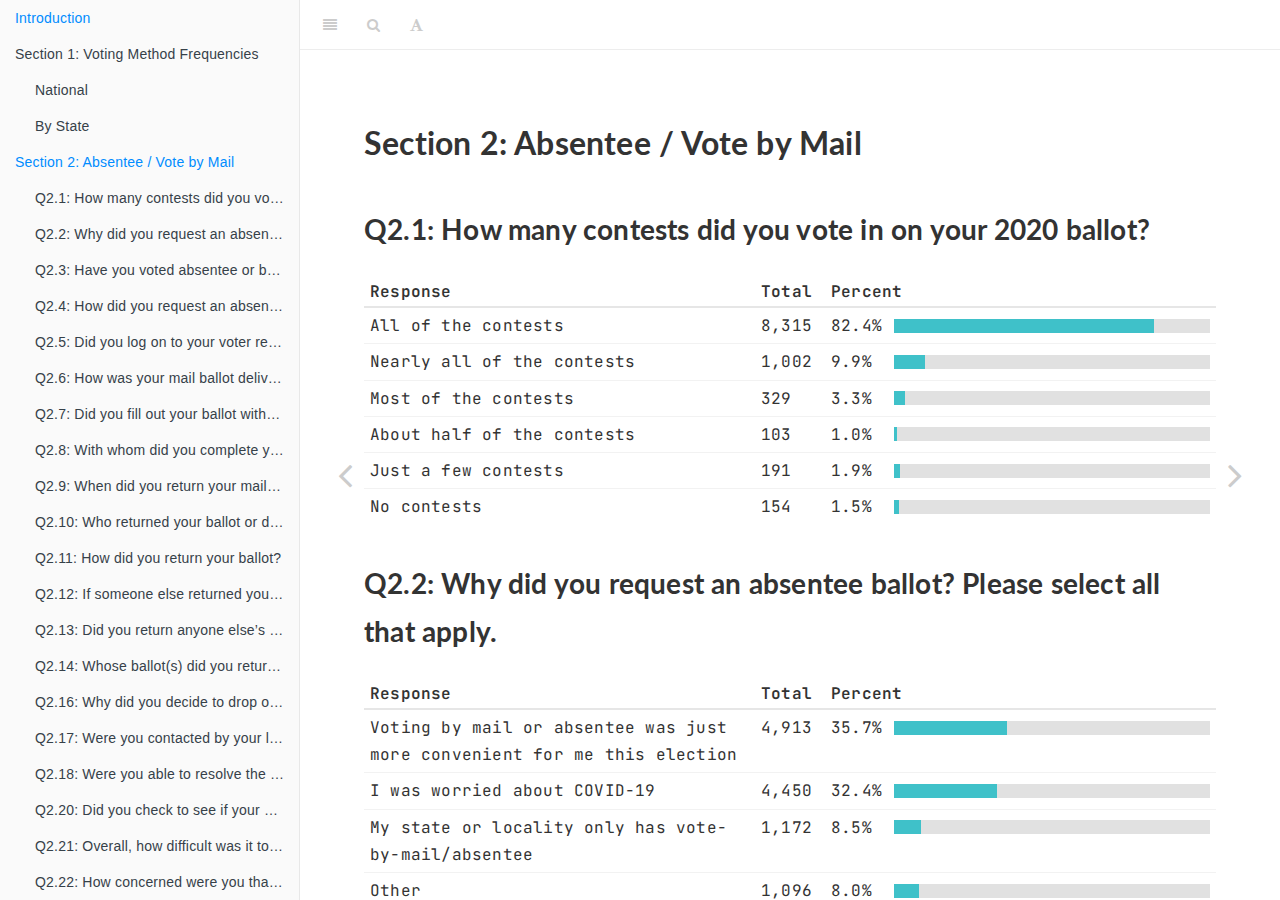
<file: docs/section-2-absentee-vote-by-mail.html>
<!DOCTYPE html>
<html lang="" xml:lang="">
<head>

  <meta charset="utf-8" />
  <meta http-equiv="X-UA-Compatible" content="IE=edge" />
  <title>Section 2: Absentee / Vote by Mail | Introduction</title>
  <meta name="description" content="Section 2: Absentee / Vote by Mail | Introduction" />
  <meta name="generator" content="bookdown 0.21 and GitBook 2.6.7" />

  <meta property="og:title" content="Section 2: Absentee / Vote by Mail | Introduction" />
  <meta property="og:type" content="book" />
  
  
  
  

  <meta name="twitter:card" content="summary" />
  <meta name="twitter:title" content="Section 2: Absentee / Vote by Mail | Introduction" />
  
  
  

<meta name="author" content="Dr. Robert Stein, Dr. Lonna Atkeson, Dr. Trey Hood, Mason Reece" />



  <meta name="viewport" content="width=device-width, initial-scale=1" />
  <meta name="apple-mobile-web-app-capable" content="yes" />
  <meta name="apple-mobile-web-app-status-bar-style" content="black" />
  
  
<link rel="prev" href="section-1-voting-method-frequencies.html"/>
<link rel="next" href="section-3-in-person-voting.html"/>
<script src="libs/header-attrs-2.6/header-attrs.js"></script>
<script src="libs/jquery-2.2.3/jquery.min.js"></script>
<link href="libs/gitbook-2.6.7/css/style.css" rel="stylesheet" />
<link href="libs/gitbook-2.6.7/css/plugin-table.css" rel="stylesheet" />
<link href="libs/gitbook-2.6.7/css/plugin-bookdown.css" rel="stylesheet" />
<link href="libs/gitbook-2.6.7/css/plugin-highlight.css" rel="stylesheet" />
<link href="libs/gitbook-2.6.7/css/plugin-search.css" rel="stylesheet" />
<link href="libs/gitbook-2.6.7/css/plugin-fontsettings.css" rel="stylesheet" />
<link href="libs/gitbook-2.6.7/css/plugin-clipboard.css" rel="stylesheet" />









<script src="libs/core-js-2.5.3/shim.min.js"></script>
<script src="libs/react-16.12.0/react.min.js"></script>
<script src="libs/react-16.12.0/react-dom.min.js"></script>
<script src="libs/reactwidget-1.0.0/react-tools.js"></script>
<script src="libs/htmlwidgets-1.5.3/htmlwidgets.js"></script>
<script src="libs/reactable-binding-0.2.3/reactable.js"></script>



<link rel="stylesheet" href="style.css" type="text/css" />
</head>

<body>



  <div class="book without-animation with-summary font-size-2 font-family-1" data-basepath=".">

    <div class="book-summary">
      <nav role="navigation">

<ul class="summary">
<li class="chapter" data-level="" data-path="index.html"><a href="index.html"><i class="fa fa-check"></i>Introduction</a></li>
<li class="chapter" data-level="" data-path="section-1-voting-method-frequencies.html"><a href="section-1-voting-method-frequencies.html"><i class="fa fa-check"></i>Section 1: Voting Method Frequencies</a>
<ul>
<li class="chapter" data-level="" data-path="section-1-voting-method-frequencies.html"><a href="section-1-voting-method-frequencies.html#national"><i class="fa fa-check"></i>National</a>
<ul>
<li class="chapter" data-level="" data-path="section-1-voting-method-frequencies.html"><a href="section-1-voting-method-frequencies.html#mode-of-voting-frequencies"><i class="fa fa-check"></i>Mode of Voting Frequencies</a></li>
<li class="chapter" data-level="" data-path="section-1-voting-method-frequencies.html"><a href="section-1-voting-method-frequencies.html#presidential-candidate-frequencies"><i class="fa fa-check"></i>Presidential Candidate Frequencies</a></li>
</ul></li>
<li class="chapter" data-level="" data-path="section-1-voting-method-frequencies.html"><a href="section-1-voting-method-frequencies.html#by-state"><i class="fa fa-check"></i>By State</a>
<ul>
<li class="chapter" data-level="" data-path="section-1-voting-method-frequencies.html"><a href="section-1-voting-method-frequencies.html#mode-of-voting-frequencies-1"><i class="fa fa-check"></i>Mode of Voting Frequencies</a></li>
<li class="chapter" data-level="" data-path="section-1-voting-method-frequencies.html"><a href="section-1-voting-method-frequencies.html#presidential-candidate-frequencies-1"><i class="fa fa-check"></i>Presidential Candidate Frequencies</a></li>
</ul></li>
</ul></li>
<li class="chapter" data-level="" data-path="section-2-absentee-vote-by-mail.html"><a href="section-2-absentee-vote-by-mail.html"><i class="fa fa-check"></i>Section 2: Absentee / Vote by Mail</a>
<ul>
<li class="chapter" data-level="" data-path="section-2-absentee-vote-by-mail.html"><a href="section-2-absentee-vote-by-mail.html#q2.1-how-many-contests-did-you-vote-in-on-your-2020-ballot"><i class="fa fa-check"></i>Q2.1: How many contests did you vote in on your 2020 ballot?</a></li>
<li class="chapter" data-level="" data-path="section-2-absentee-vote-by-mail.html"><a href="section-2-absentee-vote-by-mail.html#q2.2-why-did-you-request-an-absentee-ballot-please-select-all-that-apply."><i class="fa fa-check"></i>Q2.2: Why did you request an absentee ballot? Please select all that apply.</a></li>
<li class="chapter" data-level="" data-path="section-2-absentee-vote-by-mail.html"><a href="section-2-absentee-vote-by-mail.html#q2.3-have-you-voted-absentee-or-by-mail-in-a-previous-election"><i class="fa fa-check"></i>Q2.3: Have you voted absentee or by mail in a previous election?</a></li>
<li class="chapter" data-level="" data-path="section-2-absentee-vote-by-mail.html"><a href="section-2-absentee-vote-by-mail.html#q2.4-how-did-you-request-an-absentee-ballot"><i class="fa fa-check"></i>Q2.4: How did you request an absentee ballot?</a></li>
<li class="chapter" data-level="" data-path="section-2-absentee-vote-by-mail.html"><a href="section-2-absentee-vote-by-mail.html#q2.5-did-you-log-on-to-your-voter-registration-record-to-do-any-of-the-following-please-select-all-that-apply."><i class="fa fa-check"></i>Q2.5: Did you log on to your voter registration record to do any of the following? Please select all that apply.</a></li>
<li class="chapter" data-level="" data-path="section-2-absentee-vote-by-mail.html"><a href="section-2-absentee-vote-by-mail.html#q2.6-how-was-your-mail-ballot-delivered-to-you"><i class="fa fa-check"></i>Q2.6: How was your mail ballot delivered to you?</a></li>
<li class="chapter" data-level="" data-path="section-2-absentee-vote-by-mail.html"><a href="section-2-absentee-vote-by-mail.html#q2.7-did-you-fill-out-your-ballot-with-anyone-else-such-as-a-family-member-or-friend-or-did-you-complete-your-ballot-by-yourself"><i class="fa fa-check"></i>Q2.7: Did you fill out your ballot with anyone else, such as a family member or friend, or did you complete your ballot by yourself?</a></li>
<li class="chapter" data-level="" data-path="section-2-absentee-vote-by-mail.html"><a href="section-2-absentee-vote-by-mail.html#q2.8-with-whom-did-you-complete-your-ballot-please-select-all-that-apply."><i class="fa fa-check"></i>Q2.8: With whom did you complete your ballot? Please select all that apply.</a></li>
<li class="chapter" data-level="" data-path="section-2-absentee-vote-by-mail.html"><a href="section-2-absentee-vote-by-mail.html#q2.9-when-did-you-return-your-mail-ballot"><i class="fa fa-check"></i>Q2.9: When did you return your mail ballot?</a></li>
<li class="chapter" data-level="" data-path="section-2-absentee-vote-by-mail.html"><a href="section-2-absentee-vote-by-mail.html#q2.10-who-returned-your-ballot-or-dropped-it-in-the-mail"><i class="fa fa-check"></i>Q2.10: Who returned your ballot or dropped it in the mail?</a></li>
<li class="chapter" data-level="" data-path="section-2-absentee-vote-by-mail.html"><a href="section-2-absentee-vote-by-mail.html#q2.11-how-did-you-return-your-ballot"><i class="fa fa-check"></i>Q2.11: How did you return your ballot?</a></li>
<li class="chapter" data-level="" data-path="section-2-absentee-vote-by-mail.html"><a href="section-2-absentee-vote-by-mail.html#q2.12-if-someone-else-returned-your-ballot-how-did-they-return-your-ballot"><i class="fa fa-check"></i>Q2.12: If someone else returned your ballot, how did they return your ballot?</a></li>
<li class="chapter" data-level="" data-path="section-2-absentee-vote-by-mail.html"><a href="section-2-absentee-vote-by-mail.html#q2.13-did-you-return-anyone-elses-ballot"><i class="fa fa-check"></i>Q2.13: Did you return anyone else’s ballot?</a></li>
<li class="chapter" data-level="" data-path="section-2-absentee-vote-by-mail.html"><a href="section-2-absentee-vote-by-mail.html#q2.14-whose-ballots-did-you-return-please-select-all-that-apply."><i class="fa fa-check"></i>Q2.14: Whose ballot(s) did you return? Please select all that apply.</a></li>
<li class="chapter" data-level="" data-path="section-2-absentee-vote-by-mail.html"><a href="section-2-absentee-vote-by-mail.html#q2.16-why-did-you-decide-to-drop-off-your-ballot-rather-than-mail-the-ballot-back-in-please-select-all-that-apply."><i class="fa fa-check"></i>Q2.16: Why did you decide to drop off your ballot rather than mail the ballot back in? Please select all that apply.</a></li>
<li class="chapter" data-level="" data-path="section-2-absentee-vote-by-mail.html"><a href="section-2-absentee-vote-by-mail.html#q2.17-were-you-contacted-by-your-local-election-official-because-there-was-a-problem-with-your-ballot-and-it-could-not-be-counted"><i class="fa fa-check"></i>Q2.17: Were you contacted by your local election official because there was a problem with your ballot and it could not be counted?</a></li>
<li class="chapter" data-level="" data-path="section-2-absentee-vote-by-mail.html"><a href="section-2-absentee-vote-by-mail.html#q2.18-were-you-able-to-resolve-the-problem"><i class="fa fa-check"></i>Q2.18: Were you able to resolve the problem?</a></li>
<li class="chapter" data-level="" data-path="section-2-absentee-vote-by-mail.html"><a href="section-2-absentee-vote-by-mail.html#q2.20-did-you-check-to-see-if-your-ballot-arrived-at-your-county-elections-office-before-election-day"><i class="fa fa-check"></i>Q2.20: Did you check to see if your ballot arrived at your County Elections office before Election Day?</a></li>
<li class="chapter" data-level="" data-path="section-2-absentee-vote-by-mail.html"><a href="section-2-absentee-vote-by-mail.html#q2.21-overall-how-difficult-was-it-to-follow-all-the-instructions-necessary-to-cast-your-ballot-and-return-it-to-be-counted"><i class="fa fa-check"></i>Q2.21: Overall, how difficult was it to follow all the instructions necessary to cast your ballot and return it to be counted?</a></li>
<li class="chapter" data-level="" data-path="section-2-absentee-vote-by-mail.html"><a href="section-2-absentee-vote-by-mail.html#q2.22-how-concerned-were-you-that-your-ballot-would-arrive-at-the-county-clerks-office-in-time-to-be-counted"><i class="fa fa-check"></i>Q2.22: How concerned were you that your ballot would arrive at the County Clerk’s office in time to be counted?</a></li>
<li class="chapter" data-level="" data-path="section-2-absentee-vote-by-mail.html"><a href="section-2-absentee-vote-by-mail.html#q2.23-did-you-encounter-any-problems-marking-or-completing-your-ballot-that-may-have-interfered-with-your-ability-to-cast-your-vote-as-intended"><i class="fa fa-check"></i>Q2.23: Did you encounter any problems marking or completing your ballot that may have interfered with your ability to cast your vote as intended?</a></li>
<li class="chapter" data-level="" data-path="section-2-absentee-vote-by-mail.html"><a href="section-2-absentee-vote-by-mail.html#q2.25-given-your-experience-this-year-with-mail-in-voting-how-likely-are-you-to-vote-absentee-next-time"><i class="fa fa-check"></i>Q2.25: Given your experience this year with mail in voting, how likely are you to vote absentee next time?</a></li>
</ul></li>
<li class="chapter" data-level="" data-path="section-3-in-person-voting.html"><a href="section-3-in-person-voting.html"><i class="fa fa-check"></i>Section 3: In-Person Voting</a>
<ul>
<li class="chapter" data-level="" data-path="section-3-in-person-voting.html"><a href="section-3-in-person-voting.html#q3.1-how-would-you-rate-your-voting-experience-overall"><i class="fa fa-check"></i>Q3.1: How would you rate your voting experience overall?</a></li>
<li class="chapter" data-level="" data-path="section-3-in-person-voting.html"><a href="section-3-in-person-voting.html#q3.2-approximately-how-long-did-you-have-to-wait-in-line-to-vote"><i class="fa fa-check"></i>Q3.2: Approximately how long did you have to wait in line to vote?</a></li>
<li class="chapter" data-level="" data-path="section-3-in-person-voting.html"><a href="section-3-in-person-voting.html#q3.3-when-you-first-checked-in-at-the-polling-place-to-vote-which-of-the-following-statements-most-closely-describes-how-you-were-asked-to-identify-yourself"><i class="fa fa-check"></i>Q3.3: When you first checked in at the polling place to vote, which of the following statements most closely describes how you were asked to identify yourself?</a></li>
<li class="chapter" data-level="" data-path="section-3-in-person-voting.html"><a href="section-3-in-person-voting.html#q3.4-please-mark-how-much-you-agree-or-disagree-with-the-following-statements-regarding-the-voting-location-where-you-voted"><i class="fa fa-check"></i>Q3.4: Please mark how much you agree or disagree with the following statements regarding the voting location where you voted:</a>
<ul>
<li class="chapter" data-level="" data-path="section-3-in-person-voting.html"><a href="section-3-in-person-voting.html#the-location-was-easy-to-find"><i class="fa fa-check"></i>The location was easy to find</a></li>
<li class="chapter" data-level="" data-path="section-3-in-person-voting.html"><a href="section-3-in-person-voting.html#i-had-to-go-far-out-of-my-way-to-vote"><i class="fa fa-check"></i>I had to go far out of my way to vote</a></li>
<li class="chapter" data-level="" data-path="section-3-in-person-voting.html"><a href="section-3-in-person-voting.html#it-was-hard-to-find-a-place-to-park"><i class="fa fa-check"></i>It was hard to find a place to park</a></li>
<li class="chapter" data-level="" data-path="section-3-in-person-voting.html"><a href="section-3-in-person-voting.html#the-poll-workers-were-helpful"><i class="fa fa-check"></i>The poll workers were helpful</a></li>
<li class="chapter" data-level="" data-path="section-3-in-person-voting.html"><a href="section-3-in-person-voting.html#my-ballot-privacy-was-protected"><i class="fa fa-check"></i>My ballot privacy was protected</a></li>
<li class="chapter" data-level="" data-path="section-3-in-person-voting.html"><a href="section-3-in-person-voting.html#the-ballot-was-too-long"><i class="fa fa-check"></i>The ballot was too long</a></li>
<li class="chapter" data-level="" data-path="section-3-in-person-voting.html"><a href="section-3-in-person-voting.html#i-felt-safe-from-covid-19-while-voting-in-person"><i class="fa fa-check"></i>I felt safe from COVID-19 while voting in-person</a></li>
</ul></li>
<li class="chapter" data-level="" data-path="section-3-in-person-voting.html"><a href="section-3-in-person-voting.html#q3.5-please-answer-the-following-questions"><i class="fa fa-check"></i>Q3.5: Please answer the following questions:</a>
<ul>
<li class="chapter" data-level="" data-path="section-3-in-person-voting.html"><a href="section-3-in-person-voting.html#did-someone-in-line-at-the-polling-place-ask-you-who-you-were-voting-for"><i class="fa fa-check"></i>Did someone in line at the polling place ask you who you were voting for?</a></li>
<li class="chapter" data-level="" data-path="section-3-in-person-voting.html"><a href="section-3-in-person-voting.html#did-a-poll-worker-look-at-your-ballot-and-see-who-you-were-voting-for"><i class="fa fa-check"></i>Did a poll worker look at your ballot and see who you were voting for?</a></li>
<li class="chapter" data-level="" data-path="section-3-in-person-voting.html"><a href="section-3-in-person-voting.html#did-another-voter-look-at-your-ballot-while-you-were-voting-or-while-you-were-in-line-to-feed-it-into-the-vote-tabulator"><i class="fa fa-check"></i>Did another voter look at your ballot while you were voting or while you were in line to feed it into the vote tabulator?</a></li>
<li class="chapter" data-level="" data-path="section-3-in-person-voting.html"><a href="section-3-in-person-voting.html#did-you-keep-your-ballot-in-a-privacy-sleeve-while-you-were-moving-around-the-vote-center"><i class="fa fa-check"></i>Did you keep your ballot in a privacy sleeve while you were moving around the vote center</a></li>
</ul></li>
<li class="chapter" data-level="" data-path="section-3-in-person-voting.html"><a href="section-3-in-person-voting.html#q3.6-how-would-you-rate-efforts-at-your-polling-location-to-prevent-voters-and-poll-workers-from-contracting-the-covid-19-virus"><i class="fa fa-check"></i>Q3.6: How would you rate efforts at your polling location to prevent voters and poll workers from contracting the COVID-19 virus?</a></li>
</ul></li>
<li class="chapter" data-level="" data-path="section-4-voting-experience.html"><a href="section-4-voting-experience.html"><i class="fa fa-check"></i>Section 4: Voting Experience</a>
<ul>
<li class="chapter" data-level="" data-path="section-4-voting-experience.html"><a href="section-4-voting-experience.html#q4.1-how-would-you-rate-your-voting-experience-overall"><i class="fa fa-check"></i>Q4.1: How would you rate your voting experience overall?</a></li>
<li><a href="section-4-voting-experience.html#q4.2-how-confident-are-you-that-your-vote-in-the-general-election-was-counted-as-you-intended">Q4.2: How confident are you that <b>YOUR</b> vote in the General Election was counted as you intended?</a></li>
<li class="chapter" data-level="" data-path="section-4-voting-experience.html"><a href="section-4-voting-experience.html#q4.3-thinking-about-your-county-state-and-the-nation-how-confident-are-you-that-all-of-the-ballots-were-counted-as-the-voters-intended"><i class="fa fa-check"></i>Q4.3 Thinking about your county, state, and the nation, how confident are you that all of the ballots were counted as the voters intended?</a>
<ul>
<li class="chapter" data-level="" data-path="section-4-voting-experience.html"><a href="section-4-voting-experience.html#your-county"><i class="fa fa-check"></i>Your county</a></li>
<li class="chapter" data-level="" data-path="section-4-voting-experience.html"><a href="section-4-voting-experience.html#your-state"><i class="fa fa-check"></i>Your state</a></li>
<li class="chapter" data-level="" data-path="section-4-voting-experience.html"><a href="section-4-voting-experience.html#nationwide"><i class="fa fa-check"></i>Nationwide</a></li>
</ul></li>
</ul></li>
<li class="chapter" data-level="" data-path="section-5-election-security.html"><a href="section-5-election-security.html"><i class="fa fa-check"></i>Section 5: Election Security</a>
<ul>
<li class="chapter" data-level="" data-path="section-5-election-security.html"><a href="section-5-election-security.html#q5.1-please-answer-the-following-questions"><i class="fa fa-check"></i>Q5.1: Please answer the following questions:</a>
<ul>
<li class="chapter" data-level="" data-path="section-5-election-security.html"><a href="section-5-election-security.html#how-often-does-anyone-including-friends-or-family-ask-you-which-candidate-you-prefer-or-voted-for"><i class="fa fa-check"></i>How often does anyone, including friends or family, ask you which candidate you prefer or voted for?</a></li>
<li class="chapter" data-level="" data-path="section-5-election-security.html"><a href="section-5-election-security.html#if-a-friend-or-family-member-asks-you-who-you-prefer-in-an-election-how-often-do-you-name-a-candidate"><i class="fa fa-check"></i>If a friend or family member asks you who you prefer in an election, how often do you name a candidate?</a></li>
<li class="chapter" data-level="" data-path="section-5-election-security.html"><a href="section-5-election-security.html#if-you-tell-a-close-friend-or-family-member-which-candidate-you-prefer-how-often-do-you-tell-the-truth"><i class="fa fa-check"></i>If you tell a close friend or family member which candidate you prefer, how often do you tell the truth?</a></li>
<li class="chapter" data-level="" data-path="section-5-election-security.html"><a href="section-5-election-security.html#ballots-are-changed-by-election-workers."><i class="fa fa-check"></i>Ballots are changed by election workers.</a></li>
<li class="chapter" data-level="" data-path="section-5-election-security.html"><a href="section-5-election-security.html#elected-officials-make-rules-that-favor-one-party-or-another."><i class="fa fa-check"></i>Elected officials make rules that favor one party or another.</a></li>
</ul></li>
<li class="chapter" data-level="" data-path="section-5-election-security.html"><a href="section-5-election-security.html#q5.2-did-anyone-do-any-of-the-following-please-select-all-that-apply."><i class="fa fa-check"></i>Q5.2: Did anyone do any of the following? Please select all that apply.</a></li>
<li class="chapter" data-level="" data-path="section-5-election-security.html"><a href="section-5-election-security.html#q5.3-what-was-the-result-of-this-interaction"><i class="fa fa-check"></i>Q5.3: What was the result of this interaction?</a></li>
<li class="chapter" data-level="" data-path="section-5-election-security.html"><a href="section-5-election-security.html#q5.4-who-tried-to-make-you-vote-the-way-you-didnt-want-to"><i class="fa fa-check"></i>Q5.4: Who tried to make you vote the way you didn’t want to?</a></li>
<li class="chapter" data-level="" data-path="section-5-election-security.html"><a href="section-5-election-security.html#q5.5-according-to-the-law-which-candidate-you-vote-for-is-supposed-to-be-kept-secret-unless-you-tell-someone.-even-so-how-easy-or-hard-do-you-think-it-would-be-for-politicians-union-officials-or-the-people-you-work-for-to-find-out-who-you-voted-for-even-if-you-told-no-one"><i class="fa fa-check"></i>Q5.5: According to the law, which candidate you vote for is supposed to be kept secret unless you tell someone. Even so, how easy or hard do you think it would be for politicians, union officials, or the people you work for to find out who you voted for, even if you told no one?</a></li>
<li class="chapter" data-level="" data-path="section-5-election-security.html"><a href="section-5-election-security.html#q5.6-do-you-think-elected-officials-can-access-voting-records-and-figure-out-who-a-voter-has-voted-for"><i class="fa fa-check"></i>Q5.6: Do you think elected officials can access voting records and figure out who a voter has voted for?</a></li>
<li class="chapter" data-level="" data-path="section-5-election-security.html"><a href="section-5-election-security.html#q5.7-have-you-personally-witnessed-what-you-believe-to-be-election-or-voter-fraud-in-the-2020-presidential-election"><i class="fa fa-check"></i>Q5.7: Have you personally witnessed what you believe to be election or voter fraud in the 2020 Presidential Election?</a></li>
<li class="chapter" data-level="" data-path="section-5-election-security.html"><a href="section-5-election-security.html#q5.8-which-of-the-following-situations-did-you-personally-observe-in-the-2020-presidential-election-please-select-all-that-apply."><i class="fa fa-check"></i>Q5.8: Which of the following situations did you personally observe in the 2020 Presidential Election? Please select all that apply.</a></li>
<li class="chapter" data-level="" data-path="section-5-election-security.html"><a href="section-5-election-security.html#q5.9-below-is-a-list-of-possible-illegal-election-activities-that-may-or-may-not-take-place-in-your-state.-how-often-you-think-each-event-occurs"><i class="fa fa-check"></i>Q5.9: Below is a list of possible illegal election activities that may or may not take place in your state. How often you think each event occurs?</a>
<ul>
<li class="chapter" data-level="" data-path="section-5-election-security.html"><a href="section-5-election-security.html#voted-absentee-ballots-are-stolen-and-thrown-away-after-being-submitted"><i class="fa fa-check"></i>Voted absentee ballots are stolen and thrown away after being submitted</a></li>
<li class="chapter" data-level="" data-path="section-5-election-security.html"><a href="section-5-election-security.html#someone-intimidates-a-voter-into-voting-for-someone-they-didnt-want-to"><i class="fa fa-check"></i>Someone intimidates a voter into voting for someone they didn’t want to</a></li>
<li class="chapter" data-level="" data-path="section-5-election-security.html"><a href="section-5-election-security.html#someone-steals-an-absentee-ballot-changes-the-ballot-and-casts-it."><i class="fa fa-check"></i>Someone steals an absentee ballot, changes the ballot, and casts it.</a></li>
<li class="chapter" data-level="" data-path="section-5-election-security.html"><a href="section-5-election-security.html#someone-bribes-someone-or-pays-them-money-for-their-vote"><i class="fa fa-check"></i>Someone bribes someone or pays them money for their vote</a></li>
<li class="chapter" data-level="" data-path="section-5-election-security.html"><a href="section-5-election-security.html#someone-intimidates-a-voter-into-not-voting"><i class="fa fa-check"></i>Someone intimidates a voter into not voting</a></li>
<li class="chapter" data-level="" data-path="section-5-election-security.html"><a href="section-5-election-security.html#someone-being-denied-the-opportunity-to-vote-who-is-an-eligible-voter-by-a-poll-worker-or-other-election-official"><i class="fa fa-check"></i>Someone being denied the opportunity to vote who is an eligible voter by a poll worker or other election official</a></li>
<li class="chapter" data-level="" data-path="section-5-election-security.html"><a href="section-5-election-security.html#voting-machines-fail-to-record-votes-correctly"><i class="fa fa-check"></i>Voting machines fail to record votes correctly</a></li>
</ul></li>
<li class="chapter" data-level="" data-path="section-5-election-security.html"><a href="section-5-election-security.html#q5.10-do-you-support-or-oppose-requiring-all-people-to-show-government-issues-photo-id-when-they-vote"><i class="fa fa-check"></i>Q5.10: Do you support or oppose requiring all people to show government issues photo ID when they vote?</a></li>
<li class="chapter" data-level="" data-path="section-5-election-security.html"><a href="section-5-election-security.html#q5.11-do-you-think-fraud-changed-the-outcome-of-the-presidential-election-in-your-state"><i class="fa fa-check"></i>Q5.11: Do you think fraud changed the outcome of the Presidential election in your state?</a></li>
</ul></li>
<li class="chapter" data-level="" data-path="section-6-thinking-about-politics.html"><a href="section-6-thinking-about-politics.html"><i class="fa fa-check"></i>Section 6: Thinking about Politics</a>
<ul>
<li class="chapter" data-level="" data-path="section-6-thinking-about-politics.html"><a href="section-6-thinking-about-politics.html#q6.1-party"><i class="fa fa-check"></i>Q6.1: Party</a></li>
<li class="chapter" data-level="" data-path="section-6-thinking-about-politics.html"><a href="section-6-thinking-about-politics.html#q6.4-compared-to-a-year-ago-how-are-each-of-the-following-doing-economically"><i class="fa fa-check"></i>Q6.4: Compared to a year ago how are each of the following doing economically?</a>
<ul>
<li class="chapter" data-level="" data-path="section-6-thinking-about-politics.html"><a href="section-6-thinking-about-politics.html#you-and-your-family"><i class="fa fa-check"></i>You and your family</a></li>
<li class="chapter" data-level="" data-path="section-6-thinking-about-politics.html"><a href="section-6-thinking-about-politics.html#national-economy"><i class="fa fa-check"></i>National economy</a></li>
<li class="chapter" data-level="" data-path="section-6-thinking-about-politics.html"><a href="section-6-thinking-about-politics.html#state-economy"><i class="fa fa-check"></i>State economy</a></li>
</ul></li>
<li class="chapter" data-level="" data-path="section-6-thinking-about-politics.html"><a href="section-6-thinking-about-politics.html#q6.5-for-whom-did-you-vote-for-in-the-race-for-u.s.-president"><i class="fa fa-check"></i>Q6.5: For whom did you vote for in the race for U.S. President?</a></li>
<li class="chapter" data-level="" data-path="section-6-thinking-about-politics.html"><a href="section-6-thinking-about-politics.html#q6.6-thinking-about-elections-and-election-reform-which-is-more-important"><i class="fa fa-check"></i>Q6.6: Thinking about elections and election reform, which is more important?</a></li>
<li class="chapter" data-level="" data-path="section-6-thinking-about-politics.html"><a href="section-6-thinking-about-politics.html#q6.7-how-do-you-think-we-should-elect-the-president-the-candidate-who-gets-the-most-votes-in-all-50-states-or-the-current-electoral-college-system"><i class="fa fa-check"></i>Q6.7: How do you think we should elect the President: the candidate who gets the most votes in all 50 states, or the current Electoral College system?</a></li>
<li class="chapter" data-level="" data-path="section-6-thinking-about-politics.html"><a href="section-6-thinking-about-politics.html#q6.8-thinking-about-issues-in-politics-today-that-matter-to-you-how-often-would-you-say-your-side-has-been-winning-or-losing"><i class="fa fa-check"></i>Q6.8: Thinking about issues in politics today that matter to you, how often would you say your side has been winning or losing?</a></li>
</ul></li>
<li class="chapter" data-level="" data-path="top-lines.html"><a href="top-lines.html"><i class="fa fa-check"></i>Top Lines</a>
<ul>
<li class="chapter" data-level="" data-path="top-lines.html"><a href="top-lines.html#q4.1-x-mode-of-voting"><i class="fa fa-check"></i>Q4.1 x Mode of Voting</a></li>
<li class="chapter" data-level="" data-path="top-lines.html"><a href="top-lines.html#q4.1-x-party"><i class="fa fa-check"></i>Q4.1 x Party</a></li>
<li class="chapter" data-level="" data-path="top-lines.html"><a href="top-lines.html#q4.1-x-presidential-candidate"><i class="fa fa-check"></i>Q4.1 x Presidential Candidate</a></li>
<li class="chapter" data-level="" data-path="top-lines.html"><a href="top-lines.html#q4.2-x-mode-of-voting"><i class="fa fa-check"></i>Q4.2 x Mode of Voting</a></li>
<li class="chapter" data-level="" data-path="top-lines.html"><a href="top-lines.html#q4.2-x-party"><i class="fa fa-check"></i>Q4.2 x Party</a></li>
<li class="chapter" data-level="" data-path="top-lines.html"><a href="top-lines.html#q4.2-x-presidential-candidate-choice"><i class="fa fa-check"></i>Q4.2 x Presidential Candidate Choice</a></li>
<li class="chapter" data-level="" data-path="top-lines.html"><a href="top-lines.html#q4.3-x-mode-of-voting"><i class="fa fa-check"></i>Q4.3 x Mode of Voting</a>
<ul>
<li class="chapter" data-level="" data-path="top-lines.html"><a href="top-lines.html#your-county-1"><i class="fa fa-check"></i>Your county</a></li>
<li class="chapter" data-level="" data-path="top-lines.html"><a href="top-lines.html#your-state-1"><i class="fa fa-check"></i>Your state</a></li>
<li class="chapter" data-level="" data-path="top-lines.html"><a href="top-lines.html#nationwide-1"><i class="fa fa-check"></i>Nationwide</a></li>
</ul></li>
<li class="chapter" data-level="" data-path="top-lines.html"><a href="top-lines.html#q4.3-x-party"><i class="fa fa-check"></i>Q4.3 x Party</a>
<ul>
<li class="chapter" data-level="" data-path="top-lines.html"><a href="top-lines.html#your-county-2"><i class="fa fa-check"></i>Your county</a></li>
<li class="chapter" data-level="" data-path="top-lines.html"><a href="top-lines.html#your-state-2"><i class="fa fa-check"></i>Your state</a></li>
<li class="chapter" data-level="" data-path="top-lines.html"><a href="top-lines.html#nation"><i class="fa fa-check"></i>Nation</a></li>
</ul></li>
<li class="chapter" data-level="" data-path="top-lines.html"><a href="top-lines.html#q4.3-x-presidential-candidate-choice"><i class="fa fa-check"></i>Q4.3 x Presidential Candidate Choice</a>
<ul>
<li class="chapter" data-level="" data-path="top-lines.html"><a href="top-lines.html#your-county-3"><i class="fa fa-check"></i>Your county</a></li>
<li class="chapter" data-level="" data-path="top-lines.html"><a href="top-lines.html#your-state-3"><i class="fa fa-check"></i>Your state</a></li>
<li class="chapter" data-level="" data-path="top-lines.html"><a href="top-lines.html#nation-1"><i class="fa fa-check"></i>Nation</a></li>
</ul></li>
<li class="chapter" data-level="" data-path="top-lines.html"><a href="top-lines.html#q5.11-x-mode-of-voting"><i class="fa fa-check"></i>Q5.11 x Mode of Voting</a></li>
<li class="chapter" data-level="" data-path="top-lines.html"><a href="top-lines.html#q5.11-x-party"><i class="fa fa-check"></i>Q5.11 x Party</a></li>
<li class="chapter" data-level="" data-path="top-lines.html"><a href="top-lines.html#q5.11-x-presidential-candidate"><i class="fa fa-check"></i>Q5.11 x Presidential Candidate</a></li>
</ul></li>
</ul>

      </nav>
    </div>

    <div class="book-body">
      <div class="body-inner">
        <div class="book-header" role="navigation">
          <h1>
            <i class="fa fa-circle-o-notch fa-spin"></i><a href="./">Introduction</a>
          </h1>
        </div>

        <div class="page-wrapper" tabindex="-1" role="main">
          <div class="page-inner">

            <section class="normal" id="section-">
<div id="section-2-absentee-vote-by-mail" class="section level1">
<h1>Section 2: Absentee / Vote by Mail</h1>
<div id="q2.1-how-many-contests-did-you-vote-in-on-your-2020-ballot" class="section level2">
<h2>Q2.1: How many contests did you vote in on your 2020 ballot?</h2>
<div id="htmlwidget-b7b93a5623068635ce55" class="reactable html-widget" style="width:auto;height:auto;"></div>
<script type="application/json" data-for="htmlwidget-b7b93a5623068635ce55">{"x":{"tag":{"name":"Reactable","attribs":{"data":{"id":[4,1,5,3,2,6],"response":["About half of the contests","All of the contests","Just a few contests","Most of the contests","Nearly all of the contests","No contests"],"n":[103,8315,191,329,1002,154],"percent":[0.0102040816326531,0.823756687140876,0.0189221319595799,0.0325936199722607,0.0992668912225084,0.0152565880721221]},"columns":[{"accessor":"id","name":"ID","type":"numeric","align":"left","headerClassName":"header","show":false,"width":30},{"accessor":"response","name":"Response","type":"factor","align":"left","headerClassName":"header"},{"accessor":"n","name":"Total","type":"numeric","align":"left","headerClassName":"header","format":{"cell":{"separators":true},"aggregated":{"separators":true}},"width":70,"style":{"whiteSpace":"pre"}},{"accessor":"percent","name":"Percent","type":"numeric","align":"left","headerClassName":"header","cell":[{"name":"div","attribs":{"style":{"display":"flex","alignItems":"center"}},"children":["1.0%  ",{"name":"div","attribs":{"style":{"flexGrow":1,"marginLeft":"2px","background":"#e1e1e1"}},"children":[{"name":"div","attribs":{"style":{"background":"#3fc1c9","width":"1.0%  ","height":"14px"}},"children":[]}]}]},{"name":"div","attribs":{"style":{"display":"flex","alignItems":"center"}},"children":["82.4% ",{"name":"div","attribs":{"style":{"flexGrow":1,"marginLeft":"2px","background":"#e1e1e1"}},"children":[{"name":"div","attribs":{"style":{"background":"#3fc1c9","width":"82.4% ","height":"14px"}},"children":[]}]}]},{"name":"div","attribs":{"style":{"display":"flex","alignItems":"center"}},"children":["1.9%  ",{"name":"div","attribs":{"style":{"flexGrow":1,"marginLeft":"2px","background":"#e1e1e1"}},"children":[{"name":"div","attribs":{"style":{"background":"#3fc1c9","width":"1.9%  ","height":"14px"}},"children":[]}]}]},{"name":"div","attribs":{"style":{"display":"flex","alignItems":"center"}},"children":["3.3%  ",{"name":"div","attribs":{"style":{"flexGrow":1,"marginLeft":"2px","background":"#e1e1e1"}},"children":[{"name":"div","attribs":{"style":{"background":"#3fc1c9","width":"3.3%  ","height":"14px"}},"children":[]}]}]},{"name":"div","attribs":{"style":{"display":"flex","alignItems":"center"}},"children":["9.9%  ",{"name":"div","attribs":{"style":{"flexGrow":1,"marginLeft":"2px","background":"#e1e1e1"}},"children":[{"name":"div","attribs":{"style":{"background":"#3fc1c9","width":"9.9%  ","height":"14px"}},"children":[]}]}]},{"name":"div","attribs":{"style":{"display":"flex","alignItems":"center"}},"children":["1.5%  ",{"name":"div","attribs":{"style":{"flexGrow":1,"marginLeft":"2px","background":"#e1e1e1"}},"children":[{"name":"div","attribs":{"style":{"background":"#3fc1c9","width":"1.5%  ","height":"14px"}},"children":[]}]}]}],"style":{"whiteSpace":"pre"}}],"sortable":false,"defaultSorted":[{"id":"id","desc":false}],"defaultPageSize":6,"paginationType":"numbers","showPageInfo":true,"minRows":1,"compact":true,"dataKey":"77a0b9dba6922660aa3e9f3fb60bb529","key":"77a0b9dba6922660aa3e9f3fb60bb529"},"children":[]},"class":"reactR_markup"},"evals":[],"jsHooks":[]}</script>
</div>
<div id="q2.2-why-did-you-request-an-absentee-ballot-please-select-all-that-apply." class="section level2">
<h2>Q2.2: Why did you request an absentee ballot? Please select all that apply.</h2>
<div id="htmlwidget-758e044afc8e0d2b1dfd" class="reactable html-widget" style="width:auto;height:auto;"></div>
<script type="application/json" data-for="htmlwidget-758e044afc8e0d2b1dfd">{"x":{"tag":{"name":"Reactable","attribs":{"data":{"response":["I was going to be out of town for this election","Voting by mail or absentee was just more convenient for me this election","I was worried about COVID-19","I have a physical disability that makes it difficult for me to go to the polls","I am in the armed forces / a domestic out of state voter","I was an election official or poll worker","My state or locality only has vote-by-mail/absentee","Other","Religious observances would have interfered with my going to the polls","I could not get to the poll on Election Day because of my work or school schedule"],"n":[582,4913,4450,715,105,154,1172,1096,35,529],"percent":[0.0423241946040288,0.35728310668315,0.323612828157952,0.0519962184568395,0.00763580830485056,0.0111991855137808,0.0852301650789034,0.0797032943058687,0.00254526943495019,0.0384699294596757]},"columns":[{"accessor":"response","name":"Response","type":"character","align":"left","headerClassName":"header"},{"accessor":"n","name":"Total","type":"numeric","align":"left","headerClassName":"header","format":{"cell":{"separators":true},"aggregated":{"separators":true}},"width":70,"style":{"whiteSpace":"pre"}},{"accessor":"percent","name":"Percent","type":"numeric","align":"left","headerClassName":"header","cell":[{"name":"div","attribs":{"style":{"display":"flex","alignItems":"center"}},"children":["4.2%  ",{"name":"div","attribs":{"style":{"flexGrow":1,"marginLeft":"2px","background":"#e1e1e1"}},"children":[{"name":"div","attribs":{"style":{"background":"#3fc1c9","width":"4.2%  ","height":"14px"}},"children":[]}]}]},{"name":"div","attribs":{"style":{"display":"flex","alignItems":"center"}},"children":["35.7% ",{"name":"div","attribs":{"style":{"flexGrow":1,"marginLeft":"2px","background":"#e1e1e1"}},"children":[{"name":"div","attribs":{"style":{"background":"#3fc1c9","width":"35.7% ","height":"14px"}},"children":[]}]}]},{"name":"div","attribs":{"style":{"display":"flex","alignItems":"center"}},"children":["32.4% ",{"name":"div","attribs":{"style":{"flexGrow":1,"marginLeft":"2px","background":"#e1e1e1"}},"children":[{"name":"div","attribs":{"style":{"background":"#3fc1c9","width":"32.4% ","height":"14px"}},"children":[]}]}]},{"name":"div","attribs":{"style":{"display":"flex","alignItems":"center"}},"children":["5.2%  ",{"name":"div","attribs":{"style":{"flexGrow":1,"marginLeft":"2px","background":"#e1e1e1"}},"children":[{"name":"div","attribs":{"style":{"background":"#3fc1c9","width":"5.2%  ","height":"14px"}},"children":[]}]}]},{"name":"div","attribs":{"style":{"display":"flex","alignItems":"center"}},"children":["0.76% ",{"name":"div","attribs":{"style":{"flexGrow":1,"marginLeft":"2px","background":"#e1e1e1"}},"children":[{"name":"div","attribs":{"style":{"background":"#3fc1c9","width":"0.76% ","height":"14px"}},"children":[]}]}]},{"name":"div","attribs":{"style":{"display":"flex","alignItems":"center"}},"children":["1.1%  ",{"name":"div","attribs":{"style":{"flexGrow":1,"marginLeft":"2px","background":"#e1e1e1"}},"children":[{"name":"div","attribs":{"style":{"background":"#3fc1c9","width":"1.1%  ","height":"14px"}},"children":[]}]}]},{"name":"div","attribs":{"style":{"display":"flex","alignItems":"center"}},"children":["8.5%  ",{"name":"div","attribs":{"style":{"flexGrow":1,"marginLeft":"2px","background":"#e1e1e1"}},"children":[{"name":"div","attribs":{"style":{"background":"#3fc1c9","width":"8.5%  ","height":"14px"}},"children":[]}]}]},{"name":"div","attribs":{"style":{"display":"flex","alignItems":"center"}},"children":["8.0%  ",{"name":"div","attribs":{"style":{"flexGrow":1,"marginLeft":"2px","background":"#e1e1e1"}},"children":[{"name":"div","attribs":{"style":{"background":"#3fc1c9","width":"8.0%  ","height":"14px"}},"children":[]}]}]},{"name":"div","attribs":{"style":{"display":"flex","alignItems":"center"}},"children":["0.25% ",{"name":"div","attribs":{"style":{"flexGrow":1,"marginLeft":"2px","background":"#e1e1e1"}},"children":[{"name":"div","attribs":{"style":{"background":"#3fc1c9","width":"0.25% ","height":"14px"}},"children":[]}]}]},{"name":"div","attribs":{"style":{"display":"flex","alignItems":"center"}},"children":["3.8%  ",{"name":"div","attribs":{"style":{"flexGrow":1,"marginLeft":"2px","background":"#e1e1e1"}},"children":[{"name":"div","attribs":{"style":{"background":"#3fc1c9","width":"3.8%  ","height":"14px"}},"children":[]}]}]}],"style":{"whiteSpace":"pre"}}],"sortable":false,"defaultSortDesc":true,"defaultSorted":[{"id":"percent","desc":true}],"defaultPageSize":10,"paginationType":"numbers","showPageInfo":true,"minRows":1,"compact":true,"dataKey":"e42ba0da39d5eedb2caa683b67ff3e36","key":"e42ba0da39d5eedb2caa683b67ff3e36"},"children":[]},"class":"reactR_markup"},"evals":[],"jsHooks":[]}</script>
</div>
<div id="q2.3-have-you-voted-absentee-or-by-mail-in-a-previous-election" class="section level2">
<h2>Q2.3: Have you voted absentee or by mail in a previous election?</h2>
<div id="htmlwidget-ddaad66c41a5c46bd3b2" class="reactable html-widget" style="width:auto;height:auto;"></div>
<script type="application/json" data-for="htmlwidget-ddaad66c41a5c46bd3b2">{"x":{"tag":{"name":"Reactable","attribs":{"data":{"response":["No","Yes"],"n":[3337,6625],"percent":[0.334972897008633,0.665027102991367]},"columns":[{"accessor":"response","name":"Response","type":"character","align":"left","headerClassName":"header"},{"accessor":"n","name":"Total","type":"numeric","align":"left","headerClassName":"header","format":{"cell":{"separators":true},"aggregated":{"separators":true}},"width":70,"style":{"whiteSpace":"pre"}},{"accessor":"percent","name":"Percent","type":"numeric","align":"left","headerClassName":"header","cell":[{"name":"div","attribs":{"style":{"display":"flex","alignItems":"center"}},"children":["33.5% ",{"name":"div","attribs":{"style":{"flexGrow":1,"marginLeft":"2px","background":"#e1e1e1"}},"children":[{"name":"div","attribs":{"style":{"background":"#3fc1c9","width":"33.5% ","height":"14px"}},"children":[]}]}]},{"name":"div","attribs":{"style":{"display":"flex","alignItems":"center"}},"children":["66.5% ",{"name":"div","attribs":{"style":{"flexGrow":1,"marginLeft":"2px","background":"#e1e1e1"}},"children":[{"name":"div","attribs":{"style":{"background":"#3fc1c9","width":"66.5% ","height":"14px"}},"children":[]}]}]}],"style":{"whiteSpace":"pre"}}],"sortable":false,"defaultSortDesc":true,"defaultSorted":[{"id":"percent","desc":true}],"defaultPageSize":2,"paginationType":"numbers","showPageInfo":true,"minRows":1,"compact":true,"dataKey":"b2480aee27b70a602b11bd04f2ac4510","key":"b2480aee27b70a602b11bd04f2ac4510"},"children":[]},"class":"reactR_markup"},"evals":[],"jsHooks":[]}</script>
</div>
<div id="q2.4-how-did-you-request-an-absentee-ballot" class="section level2">
<h2>Q2.4: How did you request an absentee ballot?</h2>
<div id="htmlwidget-cfe28654282581e1028e" class="reactable html-widget" style="width:auto;height:auto;"></div>
<script type="application/json" data-for="htmlwidget-cfe28654282581e1028e">{"x":{"tag":{"name":"Reactable","attribs":{"data":{"response":["called","email","inperson","mailed_clerk","mailed_thirdParty","online","other"],"n":[328,172,391,2314,267,4164,2272],"percent":[0.0331045619701252,0.0173597093257973,0.0394630601534114,0.233548647557529,0.0269479208720226,0.420266451352442,0.229309648768672]},"columns":[{"accessor":"response","name":"Response","type":"character","align":"left","headerClassName":"header"},{"accessor":"n","name":"Total","type":"numeric","align":"left","headerClassName":"header","format":{"cell":{"separators":true},"aggregated":{"separators":true}},"width":70,"style":{"whiteSpace":"pre"}},{"accessor":"percent","name":"Percent","type":"numeric","align":"left","headerClassName":"header","cell":[{"name":"div","attribs":{"style":{"display":"flex","alignItems":"center"}},"children":["3.3%  ",{"name":"div","attribs":{"style":{"flexGrow":1,"marginLeft":"2px","background":"#e1e1e1"}},"children":[{"name":"div","attribs":{"style":{"background":"#3fc1c9","width":"3.3%  ","height":"14px"}},"children":[]}]}]},{"name":"div","attribs":{"style":{"display":"flex","alignItems":"center"}},"children":["1.7%  ",{"name":"div","attribs":{"style":{"flexGrow":1,"marginLeft":"2px","background":"#e1e1e1"}},"children":[{"name":"div","attribs":{"style":{"background":"#3fc1c9","width":"1.7%  ","height":"14px"}},"children":[]}]}]},{"name":"div","attribs":{"style":{"display":"flex","alignItems":"center"}},"children":["3.9%  ",{"name":"div","attribs":{"style":{"flexGrow":1,"marginLeft":"2px","background":"#e1e1e1"}},"children":[{"name":"div","attribs":{"style":{"background":"#3fc1c9","width":"3.9%  ","height":"14px"}},"children":[]}]}]},{"name":"div","attribs":{"style":{"display":"flex","alignItems":"center"}},"children":["23.4% ",{"name":"div","attribs":{"style":{"flexGrow":1,"marginLeft":"2px","background":"#e1e1e1"}},"children":[{"name":"div","attribs":{"style":{"background":"#3fc1c9","width":"23.4% ","height":"14px"}},"children":[]}]}]},{"name":"div","attribs":{"style":{"display":"flex","alignItems":"center"}},"children":["2.7%  ",{"name":"div","attribs":{"style":{"flexGrow":1,"marginLeft":"2px","background":"#e1e1e1"}},"children":[{"name":"div","attribs":{"style":{"background":"#3fc1c9","width":"2.7%  ","height":"14px"}},"children":[]}]}]},{"name":"div","attribs":{"style":{"display":"flex","alignItems":"center"}},"children":["42.0% ",{"name":"div","attribs":{"style":{"flexGrow":1,"marginLeft":"2px","background":"#e1e1e1"}},"children":[{"name":"div","attribs":{"style":{"background":"#3fc1c9","width":"42.0% ","height":"14px"}},"children":[]}]}]},{"name":"div","attribs":{"style":{"display":"flex","alignItems":"center"}},"children":["22.9% ",{"name":"div","attribs":{"style":{"flexGrow":1,"marginLeft":"2px","background":"#e1e1e1"}},"children":[{"name":"div","attribs":{"style":{"background":"#3fc1c9","width":"22.9% ","height":"14px"}},"children":[]}]}]}],"style":{"whiteSpace":"pre"}}],"sortable":false,"defaultSortDesc":true,"defaultSorted":[{"id":"percent","desc":true}],"defaultPageSize":7,"paginationType":"numbers","showPageInfo":true,"minRows":1,"compact":true,"dataKey":"764f5977d6d1db5096ad460c04079c67","key":"764f5977d6d1db5096ad460c04079c67"},"children":[]},"class":"reactR_markup"},"evals":[],"jsHooks":[]}</script>
</div>
<div id="q2.5-did-you-log-on-to-your-voter-registration-record-to-do-any-of-the-following-please-select-all-that-apply." class="section level2">
<h2>Q2.5: Did you log on to your voter registration record to do any of the following? Please select all that apply.</h2>
<div id="htmlwidget-2e66be087db6bfaba8bd" class="reactable html-widget" style="width:auto;height:auto;"></div>
<script type="application/json" data-for="htmlwidget-2e66be087db6bfaba8bd">{"x":{"tag":{"name":"Reactable","attribs":{"data":{"response":["No, did not check registration","Other","Yes, to check to see if my absentee ballot arrived at the County Clerk's office","Yes, to check to see when my absentee ballot was sent to me","Yes, to check my voter registration","Yes, to look at a sample ballot"],"n":[3633,180,4421,2017,3055,1181],"percent":[0.250776558293643,0.0124249326982812,0.305170152550563,0.139228273624629,0.210878718851384,0.0815213639815007]},"columns":[{"accessor":"response","name":"Response","type":"character","align":"left","headerClassName":"header"},{"accessor":"n","name":"Total","type":"numeric","align":"left","headerClassName":"header","format":{"cell":{"separators":true},"aggregated":{"separators":true}},"width":70,"style":{"whiteSpace":"pre"}},{"accessor":"percent","name":"Percent","type":"numeric","align":"left","headerClassName":"header","cell":[{"name":"div","attribs":{"style":{"display":"flex","alignItems":"center"}},"children":["25.1% ",{"name":"div","attribs":{"style":{"flexGrow":1,"marginLeft":"2px","background":"#e1e1e1"}},"children":[{"name":"div","attribs":{"style":{"background":"#3fc1c9","width":"25.1% ","height":"14px"}},"children":[]}]}]},{"name":"div","attribs":{"style":{"display":"flex","alignItems":"center"}},"children":["1.2%  ",{"name":"div","attribs":{"style":{"flexGrow":1,"marginLeft":"2px","background":"#e1e1e1"}},"children":[{"name":"div","attribs":{"style":{"background":"#3fc1c9","width":"1.2%  ","height":"14px"}},"children":[]}]}]},{"name":"div","attribs":{"style":{"display":"flex","alignItems":"center"}},"children":["30.5% ",{"name":"div","attribs":{"style":{"flexGrow":1,"marginLeft":"2px","background":"#e1e1e1"}},"children":[{"name":"div","attribs":{"style":{"background":"#3fc1c9","width":"30.5% ","height":"14px"}},"children":[]}]}]},{"name":"div","attribs":{"style":{"display":"flex","alignItems":"center"}},"children":["13.9% ",{"name":"div","attribs":{"style":{"flexGrow":1,"marginLeft":"2px","background":"#e1e1e1"}},"children":[{"name":"div","attribs":{"style":{"background":"#3fc1c9","width":"13.9% ","height":"14px"}},"children":[]}]}]},{"name":"div","attribs":{"style":{"display":"flex","alignItems":"center"}},"children":["21.1% ",{"name":"div","attribs":{"style":{"flexGrow":1,"marginLeft":"2px","background":"#e1e1e1"}},"children":[{"name":"div","attribs":{"style":{"background":"#3fc1c9","width":"21.1% ","height":"14px"}},"children":[]}]}]},{"name":"div","attribs":{"style":{"display":"flex","alignItems":"center"}},"children":["8.2%  ",{"name":"div","attribs":{"style":{"flexGrow":1,"marginLeft":"2px","background":"#e1e1e1"}},"children":[{"name":"div","attribs":{"style":{"background":"#3fc1c9","width":"8.2%  ","height":"14px"}},"children":[]}]}]}],"style":{"whiteSpace":"pre"}}],"sortable":false,"defaultSortDesc":true,"defaultSorted":[{"id":"percent","desc":true}],"defaultPageSize":6,"paginationType":"numbers","showPageInfo":true,"minRows":1,"compact":true,"dataKey":"905889a517102557eda85310699ec042","key":"905889a517102557eda85310699ec042"},"children":[]},"class":"reactR_markup"},"evals":[],"jsHooks":[]}</script>
</div>
<div id="q2.6-how-was-your-mail-ballot-delivered-to-you" class="section level2">
<h2>Q2.6: How was your mail ballot delivered to you?</h2>
<div id="htmlwidget-1639c8c1edb35e5a12e3" class="reactable html-widget" style="width:auto;height:auto;"></div>
<script type="application/json" data-for="htmlwidget-1639c8c1edb35e5a12e3">{"x":{"tag":{"name":"Reactable","attribs":{"data":{"response":["Email","Fax","I picked it up in person","Other (please specify)","USPS mail"],"n":[223,14,115,74,9538],"percent":[0.0223805700521879,0.0014050582095544,0.0115415495784825,0.00742673625050181,0.957246085909273]},"columns":[{"accessor":"response","name":"Response","type":"character","align":"left","headerClassName":"header"},{"accessor":"n","name":"Total","type":"numeric","align":"left","headerClassName":"header","format":{"cell":{"separators":true},"aggregated":{"separators":true}},"width":70,"style":{"whiteSpace":"pre"}},{"accessor":"percent","name":"Percent","type":"numeric","align":"left","headerClassName":"header","cell":[{"name":"div","attribs":{"style":{"display":"flex","alignItems":"center"}},"children":["2.2%  ",{"name":"div","attribs":{"style":{"flexGrow":1,"marginLeft":"2px","background":"#e1e1e1"}},"children":[{"name":"div","attribs":{"style":{"background":"#3fc1c9","width":"2.2%  ","height":"14px"}},"children":[]}]}]},{"name":"div","attribs":{"style":{"display":"flex","alignItems":"center"}},"children":["0.14% ",{"name":"div","attribs":{"style":{"flexGrow":1,"marginLeft":"2px","background":"#e1e1e1"}},"children":[{"name":"div","attribs":{"style":{"background":"#3fc1c9","width":"0.14% ","height":"14px"}},"children":[]}]}]},{"name":"div","attribs":{"style":{"display":"flex","alignItems":"center"}},"children":["1.2%  ",{"name":"div","attribs":{"style":{"flexGrow":1,"marginLeft":"2px","background":"#e1e1e1"}},"children":[{"name":"div","attribs":{"style":{"background":"#3fc1c9","width":"1.2%  ","height":"14px"}},"children":[]}]}]},{"name":"div","attribs":{"style":{"display":"flex","alignItems":"center"}},"children":["0.74% ",{"name":"div","attribs":{"style":{"flexGrow":1,"marginLeft":"2px","background":"#e1e1e1"}},"children":[{"name":"div","attribs":{"style":{"background":"#3fc1c9","width":"0.74% ","height":"14px"}},"children":[]}]}]},{"name":"div","attribs":{"style":{"display":"flex","alignItems":"center"}},"children":["95.7% ",{"name":"div","attribs":{"style":{"flexGrow":1,"marginLeft":"2px","background":"#e1e1e1"}},"children":[{"name":"div","attribs":{"style":{"background":"#3fc1c9","width":"95.7% ","height":"14px"}},"children":[]}]}]}],"style":{"whiteSpace":"pre"}}],"sortable":false,"defaultSortDesc":true,"defaultSorted":[{"id":"percent","desc":true}],"defaultPageSize":5,"paginationType":"numbers","showPageInfo":true,"minRows":1,"compact":true,"dataKey":"0dfe1b215d096fc702d596a6ab668bbb","key":"0dfe1b215d096fc702d596a6ab668bbb"},"children":[]},"class":"reactR_markup"},"evals":[],"jsHooks":[]}</script>
</div>
<div id="q2.7-did-you-fill-out-your-ballot-with-anyone-else-such-as-a-family-member-or-friend-or-did-you-complete-your-ballot-by-yourself" class="section level2">
<h2>Q2.7: Did you fill out your ballot with anyone else, such as a family member or friend, or did you complete your ballot by yourself?</h2>
<div id="htmlwidget-c04f1fb305af9e081d94" class="reactable html-widget" style="width:auto;height:auto;"></div>
<script type="application/json" data-for="htmlwidget-c04f1fb305af9e081d94">{"x":{"tag":{"name":"Reactable","attribs":{"data":{"response":["Alone","With someone else"],"n":[8698,1269],"percent":[0.872679843483496,0.127320156516504]},"columns":[{"accessor":"response","name":"Response","type":"character","align":"left","headerClassName":"header"},{"accessor":"n","name":"Total","type":"numeric","align":"left","headerClassName":"header","format":{"cell":{"separators":true},"aggregated":{"separators":true}},"width":70,"style":{"whiteSpace":"pre"}},{"accessor":"percent","name":"Percent","type":"numeric","align":"left","headerClassName":"header","cell":[{"name":"div","attribs":{"style":{"display":"flex","alignItems":"center"}},"children":["87.3% ",{"name":"div","attribs":{"style":{"flexGrow":1,"marginLeft":"2px","background":"#e1e1e1"}},"children":[{"name":"div","attribs":{"style":{"background":"#3fc1c9","width":"87.3% ","height":"14px"}},"children":[]}]}]},{"name":"div","attribs":{"style":{"display":"flex","alignItems":"center"}},"children":["12.7% ",{"name":"div","attribs":{"style":{"flexGrow":1,"marginLeft":"2px","background":"#e1e1e1"}},"children":[{"name":"div","attribs":{"style":{"background":"#3fc1c9","width":"12.7% ","height":"14px"}},"children":[]}]}]}],"style":{"whiteSpace":"pre"}}],"sortable":false,"defaultSortDesc":true,"defaultSorted":[{"id":"percent","desc":true}],"defaultPageSize":2,"paginationType":"numbers","showPageInfo":true,"minRows":1,"compact":true,"dataKey":"a1ae414b81b688c14b5d0906dc512951","key":"a1ae414b81b688c14b5d0906dc512951"},"children":[]},"class":"reactR_markup"},"evals":[],"jsHooks":[]}</script>
</div>
<div id="q2.8-with-whom-did-you-complete-your-ballot-please-select-all-that-apply." class="section level2">
<h2>Q2.8: With whom did you complete your ballot? Please select all that apply.</h2>
<div id="htmlwidget-68f199b14ccb3053314d" class="reactable html-widget" style="width:auto;height:auto;"></div>
<script type="application/json" data-for="htmlwidget-68f199b14ccb3053314d">{"x":{"tag":{"name":"Reactable","attribs":{"data":{"response":["Friend","Nursing home or medical aid","Other","Spouse or partner","Party or campaign worker","Roomate"],"n":[86,5,192,1023,11,45],"percent":[0.0631424375917768,0.00367107195301028,0.140969162995595,0.751101321585903,0.00807635829662261,0.0330396475770925]},"columns":[{"accessor":"response","name":"Response","type":"character","align":"left","headerClassName":"header"},{"accessor":"n","name":"Total","type":"numeric","align":"left","headerClassName":"header","format":{"cell":{"separators":true},"aggregated":{"separators":true}},"width":70,"style":{"whiteSpace":"pre"}},{"accessor":"percent","name":"Percent","type":"numeric","align":"left","headerClassName":"header","cell":[{"name":"div","attribs":{"style":{"display":"flex","alignItems":"center"}},"children":["6.3%  ",{"name":"div","attribs":{"style":{"flexGrow":1,"marginLeft":"2px","background":"#e1e1e1"}},"children":[{"name":"div","attribs":{"style":{"background":"#3fc1c9","width":"6.3%  ","height":"14px"}},"children":[]}]}]},{"name":"div","attribs":{"style":{"display":"flex","alignItems":"center"}},"children":["0.37% ",{"name":"div","attribs":{"style":{"flexGrow":1,"marginLeft":"2px","background":"#e1e1e1"}},"children":[{"name":"div","attribs":{"style":{"background":"#3fc1c9","width":"0.37% ","height":"14px"}},"children":[]}]}]},{"name":"div","attribs":{"style":{"display":"flex","alignItems":"center"}},"children":["14.1% ",{"name":"div","attribs":{"style":{"flexGrow":1,"marginLeft":"2px","background":"#e1e1e1"}},"children":[{"name":"div","attribs":{"style":{"background":"#3fc1c9","width":"14.1% ","height":"14px"}},"children":[]}]}]},{"name":"div","attribs":{"style":{"display":"flex","alignItems":"center"}},"children":["75.1% ",{"name":"div","attribs":{"style":{"flexGrow":1,"marginLeft":"2px","background":"#e1e1e1"}},"children":[{"name":"div","attribs":{"style":{"background":"#3fc1c9","width":"75.1% ","height":"14px"}},"children":[]}]}]},{"name":"div","attribs":{"style":{"display":"flex","alignItems":"center"}},"children":["0.81% ",{"name":"div","attribs":{"style":{"flexGrow":1,"marginLeft":"2px","background":"#e1e1e1"}},"children":[{"name":"div","attribs":{"style":{"background":"#3fc1c9","width":"0.81% ","height":"14px"}},"children":[]}]}]},{"name":"div","attribs":{"style":{"display":"flex","alignItems":"center"}},"children":["3.3%  ",{"name":"div","attribs":{"style":{"flexGrow":1,"marginLeft":"2px","background":"#e1e1e1"}},"children":[{"name":"div","attribs":{"style":{"background":"#3fc1c9","width":"3.3%  ","height":"14px"}},"children":[]}]}]}],"style":{"whiteSpace":"pre"}}],"sortable":false,"defaultSortDesc":true,"defaultSorted":[{"id":"percent","desc":true}],"defaultPageSize":6,"paginationType":"numbers","showPageInfo":true,"minRows":1,"compact":true,"dataKey":"2e2bd96153b716cbd3a6e86a03f6f551","key":"2e2bd96153b716cbd3a6e86a03f6f551"},"children":[]},"class":"reactR_markup"},"evals":[],"jsHooks":[]}</script>
</div>
<div id="q2.9-when-did-you-return-your-mail-ballot" class="section level2">
<h2>Q2.9: When did you return your mail ballot?</h2>
<div id="htmlwidget-9cf591b5d1bca1258335" class="reactable html-widget" style="width:auto;height:auto;"></div>
<script type="application/json" data-for="htmlwidget-9cf591b5d1bca1258335">{"x":{"tag":{"name":"Reactable","attribs":{"data":{"id":[3,5,6,1,2,4],"response":["2-3 days before Election Day","2-3 weeks before Election Day","4 or more week before Election Day","After Election Day","On Election Day","One week before Election Day"],"n":[655,5316,1820,55,211,1769],"percent":[0.0666598819458579,0.541013637288826,0.185222878078567,0.00559739466720944,0.0214736413596581,0.180032566659882]},"columns":[{"accessor":"id","name":"ID","type":"numeric","align":"left","headerClassName":"header","show":false,"width":30},{"accessor":"response","name":"Response","type":"factor","align":"left","headerClassName":"header"},{"accessor":"n","name":"Total","type":"numeric","align":"left","headerClassName":"header","format":{"cell":{"separators":true},"aggregated":{"separators":true}},"width":70,"style":{"whiteSpace":"pre"}},{"accessor":"percent","name":"Percent","type":"numeric","align":"left","headerClassName":"header","cell":[{"name":"div","attribs":{"style":{"display":"flex","alignItems":"center"}},"children":["6.7%  ",{"name":"div","attribs":{"style":{"flexGrow":1,"marginLeft":"2px","background":"#e1e1e1"}},"children":[{"name":"div","attribs":{"style":{"background":"#3fc1c9","width":"6.7%  ","height":"14px"}},"children":[]}]}]},{"name":"div","attribs":{"style":{"display":"flex","alignItems":"center"}},"children":["54.1% ",{"name":"div","attribs":{"style":{"flexGrow":1,"marginLeft":"2px","background":"#e1e1e1"}},"children":[{"name":"div","attribs":{"style":{"background":"#3fc1c9","width":"54.1% ","height":"14px"}},"children":[]}]}]},{"name":"div","attribs":{"style":{"display":"flex","alignItems":"center"}},"children":["18.5% ",{"name":"div","attribs":{"style":{"flexGrow":1,"marginLeft":"2px","background":"#e1e1e1"}},"children":[{"name":"div","attribs":{"style":{"background":"#3fc1c9","width":"18.5% ","height":"14px"}},"children":[]}]}]},{"name":"div","attribs":{"style":{"display":"flex","alignItems":"center"}},"children":["0.56% ",{"name":"div","attribs":{"style":{"flexGrow":1,"marginLeft":"2px","background":"#e1e1e1"}},"children":[{"name":"div","attribs":{"style":{"background":"#3fc1c9","width":"0.56% ","height":"14px"}},"children":[]}]}]},{"name":"div","attribs":{"style":{"display":"flex","alignItems":"center"}},"children":["2.1%  ",{"name":"div","attribs":{"style":{"flexGrow":1,"marginLeft":"2px","background":"#e1e1e1"}},"children":[{"name":"div","attribs":{"style":{"background":"#3fc1c9","width":"2.1%  ","height":"14px"}},"children":[]}]}]},{"name":"div","attribs":{"style":{"display":"flex","alignItems":"center"}},"children":["18.0% ",{"name":"div","attribs":{"style":{"flexGrow":1,"marginLeft":"2px","background":"#e1e1e1"}},"children":[{"name":"div","attribs":{"style":{"background":"#3fc1c9","width":"18.0% ","height":"14px"}},"children":[]}]}]}],"style":{"whiteSpace":"pre"}}],"sortable":false,"defaultSorted":[{"id":"id","desc":false}],"defaultPageSize":6,"paginationType":"numbers","showPageInfo":true,"minRows":1,"compact":true,"dataKey":"3390e9617f221b6cb14b3440316bf0e4","key":"3390e9617f221b6cb14b3440316bf0e4"},"children":[]},"class":"reactR_markup"},"evals":[],"jsHooks":[]}</script>
</div>
<div id="q2.10-who-returned-your-ballot-or-dropped-it-in-the-mail" class="section level2">
<h2>Q2.10: Who returned your ballot or dropped it in the mail?</h2>
<div id="htmlwidget-68a594adf62e3e7e4770" class="reactable html-widget" style="width:auto;height:auto;"></div>
<script type="application/json" data-for="htmlwidget-68a594adf62e3e7e4770">{"x":{"tag":{"name":"Reactable","attribs":{"data":{"response":["family","friend","me","other","party_interestGroup","stranger"],"n":[952,65,8774,105,19,9],"percent":[0.0959290608625554,0.00654977831519549,0.884119306731157,0.0105804111245466,0.00191455058444176,0.00090689238210399]},"columns":[{"accessor":"response","name":"Response","type":"character","align":"left","headerClassName":"header"},{"accessor":"n","name":"Total","type":"numeric","align":"left","headerClassName":"header","format":{"cell":{"separators":true},"aggregated":{"separators":true}},"width":70,"style":{"whiteSpace":"pre"}},{"accessor":"percent","name":"Percent","type":"numeric","align":"left","headerClassName":"header","cell":[{"name":"div","attribs":{"style":{"display":"flex","alignItems":"center"}},"children":["9.6%  ",{"name":"div","attribs":{"style":{"flexGrow":1,"marginLeft":"2px","background":"#e1e1e1"}},"children":[{"name":"div","attribs":{"style":{"background":"#3fc1c9","width":"9.6%  ","height":"14px"}},"children":[]}]}]},{"name":"div","attribs":{"style":{"display":"flex","alignItems":"center"}},"children":["0.65% ",{"name":"div","attribs":{"style":{"flexGrow":1,"marginLeft":"2px","background":"#e1e1e1"}},"children":[{"name":"div","attribs":{"style":{"background":"#3fc1c9","width":"0.65% ","height":"14px"}},"children":[]}]}]},{"name":"div","attribs":{"style":{"display":"flex","alignItems":"center"}},"children":["88.4% ",{"name":"div","attribs":{"style":{"flexGrow":1,"marginLeft":"2px","background":"#e1e1e1"}},"children":[{"name":"div","attribs":{"style":{"background":"#3fc1c9","width":"88.4% ","height":"14px"}},"children":[]}]}]},{"name":"div","attribs":{"style":{"display":"flex","alignItems":"center"}},"children":["1.1%  ",{"name":"div","attribs":{"style":{"flexGrow":1,"marginLeft":"2px","background":"#e1e1e1"}},"children":[{"name":"div","attribs":{"style":{"background":"#3fc1c9","width":"1.1%  ","height":"14px"}},"children":[]}]}]},{"name":"div","attribs":{"style":{"display":"flex","alignItems":"center"}},"children":["0.19% ",{"name":"div","attribs":{"style":{"flexGrow":1,"marginLeft":"2px","background":"#e1e1e1"}},"children":[{"name":"div","attribs":{"style":{"background":"#3fc1c9","width":"0.19% ","height":"14px"}},"children":[]}]}]},{"name":"div","attribs":{"style":{"display":"flex","alignItems":"center"}},"children":["0.091%",{"name":"div","attribs":{"style":{"flexGrow":1,"marginLeft":"2px","background":"#e1e1e1"}},"children":[{"name":"div","attribs":{"style":{"background":"#3fc1c9","width":"0.091%","height":"14px"}},"children":[]}]}]}],"style":{"whiteSpace":"pre"}}],"sortable":false,"defaultSortDesc":true,"defaultSorted":[{"id":"percent","desc":true}],"defaultPageSize":6,"paginationType":"numbers","showPageInfo":true,"minRows":1,"compact":true,"dataKey":"7a3c6df3cacad1d38111e35d21349887","key":"7a3c6df3cacad1d38111e35d21349887"},"children":[]},"class":"reactR_markup"},"evals":[],"jsHooks":[]}</script>
</div>
<div id="q2.11-how-did-you-return-your-ballot" class="section level2">
<h2>Q2.11: How did you return your ballot?</h2>
<div id="htmlwidget-9a4fe1b06b37e4a3c27b" class="reactable html-widget" style="width:auto;height:auto;"></div>
<script type="application/json" data-for="htmlwidget-9a4fe1b06b37e4a3c27b">{"x":{"tag":{"name":"Reactable","attribs":{"data":{"response":["dropbox","dropoff_clerk","dropoff_earlyVoteCenter","email","mailed","other","postbox_NOT_usps","postbox_usps"],"n":[2630,907,595,67,1567,190,515,2278],"percent":[0.300605783518116,0.103668990741799,0.0680077723168362,0.00765801805920677,0.179106183563836,0.0217167676305864,0.0588638701565893,0.26037261401303]},"columns":[{"accessor":"response","name":"Response","type":"character","align":"left","headerClassName":"header"},{"accessor":"n","name":"Total","type":"numeric","align":"left","headerClassName":"header","format":{"cell":{"separators":true},"aggregated":{"separators":true}},"width":70,"style":{"whiteSpace":"pre"}},{"accessor":"percent","name":"Percent","type":"numeric","align":"left","headerClassName":"header","cell":[{"name":"div","attribs":{"style":{"display":"flex","alignItems":"center"}},"children":["30.1% ",{"name":"div","attribs":{"style":{"flexGrow":1,"marginLeft":"2px","background":"#e1e1e1"}},"children":[{"name":"div","attribs":{"style":{"background":"#3fc1c9","width":"30.1% ","height":"14px"}},"children":[]}]}]},{"name":"div","attribs":{"style":{"display":"flex","alignItems":"center"}},"children":["10.4% ",{"name":"div","attribs":{"style":{"flexGrow":1,"marginLeft":"2px","background":"#e1e1e1"}},"children":[{"name":"div","attribs":{"style":{"background":"#3fc1c9","width":"10.4% ","height":"14px"}},"children":[]}]}]},{"name":"div","attribs":{"style":{"display":"flex","alignItems":"center"}},"children":["6.8%  ",{"name":"div","attribs":{"style":{"flexGrow":1,"marginLeft":"2px","background":"#e1e1e1"}},"children":[{"name":"div","attribs":{"style":{"background":"#3fc1c9","width":"6.8%  ","height":"14px"}},"children":[]}]}]},{"name":"div","attribs":{"style":{"display":"flex","alignItems":"center"}},"children":["0.77% ",{"name":"div","attribs":{"style":{"flexGrow":1,"marginLeft":"2px","background":"#e1e1e1"}},"children":[{"name":"div","attribs":{"style":{"background":"#3fc1c9","width":"0.77% ","height":"14px"}},"children":[]}]}]},{"name":"div","attribs":{"style":{"display":"flex","alignItems":"center"}},"children":["17.9% ",{"name":"div","attribs":{"style":{"flexGrow":1,"marginLeft":"2px","background":"#e1e1e1"}},"children":[{"name":"div","attribs":{"style":{"background":"#3fc1c9","width":"17.9% ","height":"14px"}},"children":[]}]}]},{"name":"div","attribs":{"style":{"display":"flex","alignItems":"center"}},"children":["2.2%  ",{"name":"div","attribs":{"style":{"flexGrow":1,"marginLeft":"2px","background":"#e1e1e1"}},"children":[{"name":"div","attribs":{"style":{"background":"#3fc1c9","width":"2.2%  ","height":"14px"}},"children":[]}]}]},{"name":"div","attribs":{"style":{"display":"flex","alignItems":"center"}},"children":["5.9%  ",{"name":"div","attribs":{"style":{"flexGrow":1,"marginLeft":"2px","background":"#e1e1e1"}},"children":[{"name":"div","attribs":{"style":{"background":"#3fc1c9","width":"5.9%  ","height":"14px"}},"children":[]}]}]},{"name":"div","attribs":{"style":{"display":"flex","alignItems":"center"}},"children":["26.0% ",{"name":"div","attribs":{"style":{"flexGrow":1,"marginLeft":"2px","background":"#e1e1e1"}},"children":[{"name":"div","attribs":{"style":{"background":"#3fc1c9","width":"26.0% ","height":"14px"}},"children":[]}]}]}],"style":{"whiteSpace":"pre"}}],"sortable":false,"defaultSortDesc":true,"defaultSorted":[{"id":"percent","desc":true}],"defaultPageSize":8,"paginationType":"numbers","showPageInfo":true,"minRows":1,"compact":true,"dataKey":"1d57951fa03e1607c4ca72ded9568b9b","key":"1d57951fa03e1607c4ca72ded9568b9b"},"children":[]},"class":"reactR_markup"},"evals":[],"jsHooks":[]}</script>
</div>
<div id="q2.12-if-someone-else-returned-your-ballot-how-did-they-return-your-ballot" class="section level2">
<h2>Q2.12: If someone else returned your ballot, how did they return your ballot?</h2>
<div id="htmlwidget-82b5114559e71b0cfe14" class="reactable html-widget" style="width:auto;height:auto;"></div>
<script type="application/json" data-for="htmlwidget-82b5114559e71b0cfe14">{"x":{"tag":{"name":"Reactable","attribs":{"data":{"response":["dropbox","dropoff_clerk","dropoff_earlyVoteCenter","email","mailed","other","postbox_NOT_usps","postbox_usps"],"n":[352,167,72,10,81,44,67,283],"percent":[0.327137546468401,0.155204460966543,0.0669144981412639,0.00929368029739777,0.0752788104089219,0.0408921933085502,0.0622676579925651,0.263011152416357]},"columns":[{"accessor":"response","name":"Response","type":"character","align":"left","headerClassName":"header"},{"accessor":"n","name":"Total","type":"numeric","align":"left","headerClassName":"header","format":{"cell":{"separators":true},"aggregated":{"separators":true}},"width":70,"style":{"whiteSpace":"pre"}},{"accessor":"percent","name":"Percent","type":"numeric","align":"left","headerClassName":"header","cell":[{"name":"div","attribs":{"style":{"display":"flex","alignItems":"center"}},"children":["32.7% ",{"name":"div","attribs":{"style":{"flexGrow":1,"marginLeft":"2px","background":"#e1e1e1"}},"children":[{"name":"div","attribs":{"style":{"background":"#3fc1c9","width":"32.7% ","height":"14px"}},"children":[]}]}]},{"name":"div","attribs":{"style":{"display":"flex","alignItems":"center"}},"children":["15.5% ",{"name":"div","attribs":{"style":{"flexGrow":1,"marginLeft":"2px","background":"#e1e1e1"}},"children":[{"name":"div","attribs":{"style":{"background":"#3fc1c9","width":"15.5% ","height":"14px"}},"children":[]}]}]},{"name":"div","attribs":{"style":{"display":"flex","alignItems":"center"}},"children":["6.7%  ",{"name":"div","attribs":{"style":{"flexGrow":1,"marginLeft":"2px","background":"#e1e1e1"}},"children":[{"name":"div","attribs":{"style":{"background":"#3fc1c9","width":"6.7%  ","height":"14px"}},"children":[]}]}]},{"name":"div","attribs":{"style":{"display":"flex","alignItems":"center"}},"children":["0.93% ",{"name":"div","attribs":{"style":{"flexGrow":1,"marginLeft":"2px","background":"#e1e1e1"}},"children":[{"name":"div","attribs":{"style":{"background":"#3fc1c9","width":"0.93% ","height":"14px"}},"children":[]}]}]},{"name":"div","attribs":{"style":{"display":"flex","alignItems":"center"}},"children":["7.5%  ",{"name":"div","attribs":{"style":{"flexGrow":1,"marginLeft":"2px","background":"#e1e1e1"}},"children":[{"name":"div","attribs":{"style":{"background":"#3fc1c9","width":"7.5%  ","height":"14px"}},"children":[]}]}]},{"name":"div","attribs":{"style":{"display":"flex","alignItems":"center"}},"children":["4.1%  ",{"name":"div","attribs":{"style":{"flexGrow":1,"marginLeft":"2px","background":"#e1e1e1"}},"children":[{"name":"div","attribs":{"style":{"background":"#3fc1c9","width":"4.1%  ","height":"14px"}},"children":[]}]}]},{"name":"div","attribs":{"style":{"display":"flex","alignItems":"center"}},"children":["6.2%  ",{"name":"div","attribs":{"style":{"flexGrow":1,"marginLeft":"2px","background":"#e1e1e1"}},"children":[{"name":"div","attribs":{"style":{"background":"#3fc1c9","width":"6.2%  ","height":"14px"}},"children":[]}]}]},{"name":"div","attribs":{"style":{"display":"flex","alignItems":"center"}},"children":["26.3% ",{"name":"div","attribs":{"style":{"flexGrow":1,"marginLeft":"2px","background":"#e1e1e1"}},"children":[{"name":"div","attribs":{"style":{"background":"#3fc1c9","width":"26.3% ","height":"14px"}},"children":[]}]}]}],"style":{"whiteSpace":"pre"}}],"sortable":false,"defaultSortDesc":true,"defaultSorted":[{"id":"percent","desc":true}],"defaultPageSize":8,"paginationType":"numbers","showPageInfo":true,"minRows":1,"compact":true,"dataKey":"ed303e5945360016e61e7b35404df5bb","key":"ed303e5945360016e61e7b35404df5bb"},"children":[]},"class":"reactR_markup"},"evals":[],"jsHooks":[]}</script>
</div>
<div id="q2.13-did-you-return-anyone-elses-ballot" class="section level2">
<h2>Q2.13: Did you return anyone else’s ballot?</h2>
<div id="htmlwidget-a193a48471cec6a472e4" class="reactable html-widget" style="width:auto;height:auto;"></div>
<script type="application/json" data-for="htmlwidget-a193a48471cec6a472e4">{"x":{"tag":{"name":"Reactable","attribs":{"data":{"response":["No","Yes"],"n":[6425,2189],"percent":[0.745878801950313,0.254121198049687]},"columns":[{"accessor":"response","name":"Response","type":"character","align":"left","headerClassName":"header"},{"accessor":"n","name":"Total","type":"numeric","align":"left","headerClassName":"header","format":{"cell":{"separators":true},"aggregated":{"separators":true}},"width":70,"style":{"whiteSpace":"pre"}},{"accessor":"percent","name":"Percent","type":"numeric","align":"left","headerClassName":"header","cell":[{"name":"div","attribs":{"style":{"display":"flex","alignItems":"center"}},"children":["74.6% ",{"name":"div","attribs":{"style":{"flexGrow":1,"marginLeft":"2px","background":"#e1e1e1"}},"children":[{"name":"div","attribs":{"style":{"background":"#3fc1c9","width":"74.6% ","height":"14px"}},"children":[]}]}]},{"name":"div","attribs":{"style":{"display":"flex","alignItems":"center"}},"children":["25.4% ",{"name":"div","attribs":{"style":{"flexGrow":1,"marginLeft":"2px","background":"#e1e1e1"}},"children":[{"name":"div","attribs":{"style":{"background":"#3fc1c9","width":"25.4% ","height":"14px"}},"children":[]}]}]}],"style":{"whiteSpace":"pre"}}],"sortable":false,"defaultSortDesc":true,"defaultSorted":[{"id":"percent","desc":true}],"defaultPageSize":2,"paginationType":"numbers","showPageInfo":true,"minRows":1,"compact":true,"dataKey":"d28385dba3ccad32cb49c9e763e4008b","key":"d28385dba3ccad32cb49c9e763e4008b"},"children":[]},"class":"reactR_markup"},"evals":[],"jsHooks":[]}</script>
</div>
<div id="q2.14-whose-ballots-did-you-return-please-select-all-that-apply." class="section level2">
<h2>Q2.14: Whose ballot(s) did you return? Please select all that apply.</h2>
<div id="htmlwidget-408b13fd8c9dc96e1444" class="reactable html-widget" style="width:auto;height:auto;"></div>
<script type="application/json" data-for="htmlwidget-408b13fd8c9dc96e1444">{"x":{"tag":{"name":"Reactable","attribs":{"data":{"response":["Child/children","Friend","Other","Other family member","Parent/parents","Spouse"],"n":[239,66,54,180,145,1747],"percent":[0.0983134512546277,0.0271493212669683,0.0222130810366104,0.0740436034553682,0.0596462361168244,0.718634306869601]},"columns":[{"accessor":"response","name":"Response","type":"character","align":"left","headerClassName":"header"},{"accessor":"n","name":"Total","type":"numeric","align":"left","headerClassName":"header","format":{"cell":{"separators":true},"aggregated":{"separators":true}},"width":70,"style":{"whiteSpace":"pre"}},{"accessor":"percent","name":"Percent","type":"numeric","align":"left","headerClassName":"header","cell":[{"name":"div","attribs":{"style":{"display":"flex","alignItems":"center"}},"children":["9.8%  ",{"name":"div","attribs":{"style":{"flexGrow":1,"marginLeft":"2px","background":"#e1e1e1"}},"children":[{"name":"div","attribs":{"style":{"background":"#3fc1c9","width":"9.8%  ","height":"14px"}},"children":[]}]}]},{"name":"div","attribs":{"style":{"display":"flex","alignItems":"center"}},"children":["2.7%  ",{"name":"div","attribs":{"style":{"flexGrow":1,"marginLeft":"2px","background":"#e1e1e1"}},"children":[{"name":"div","attribs":{"style":{"background":"#3fc1c9","width":"2.7%  ","height":"14px"}},"children":[]}]}]},{"name":"div","attribs":{"style":{"display":"flex","alignItems":"center"}},"children":["2.2%  ",{"name":"div","attribs":{"style":{"flexGrow":1,"marginLeft":"2px","background":"#e1e1e1"}},"children":[{"name":"div","attribs":{"style":{"background":"#3fc1c9","width":"2.2%  ","height":"14px"}},"children":[]}]}]},{"name":"div","attribs":{"style":{"display":"flex","alignItems":"center"}},"children":["7.4%  ",{"name":"div","attribs":{"style":{"flexGrow":1,"marginLeft":"2px","background":"#e1e1e1"}},"children":[{"name":"div","attribs":{"style":{"background":"#3fc1c9","width":"7.4%  ","height":"14px"}},"children":[]}]}]},{"name":"div","attribs":{"style":{"display":"flex","alignItems":"center"}},"children":["6.0%  ",{"name":"div","attribs":{"style":{"flexGrow":1,"marginLeft":"2px","background":"#e1e1e1"}},"children":[{"name":"div","attribs":{"style":{"background":"#3fc1c9","width":"6.0%  ","height":"14px"}},"children":[]}]}]},{"name":"div","attribs":{"style":{"display":"flex","alignItems":"center"}},"children":["71.9% ",{"name":"div","attribs":{"style":{"flexGrow":1,"marginLeft":"2px","background":"#e1e1e1"}},"children":[{"name":"div","attribs":{"style":{"background":"#3fc1c9","width":"71.9% ","height":"14px"}},"children":[]}]}]}],"style":{"whiteSpace":"pre"}}],"sortable":false,"defaultSortDesc":true,"defaultSorted":[{"id":"percent","desc":true}],"defaultPageSize":6,"paginationType":"numbers","showPageInfo":true,"minRows":1,"compact":true,"dataKey":"92f5ccff4d2a983e372a015061c29482","key":"92f5ccff4d2a983e372a015061c29482"},"children":[]},"class":"reactR_markup"},"evals":[],"jsHooks":[]}</script>
</div>
<div id="q2.16-why-did-you-decide-to-drop-off-your-ballot-rather-than-mail-the-ballot-back-in-please-select-all-that-apply." class="section level2">
<h2>Q2.16: Why did you decide to drop off your ballot rather than mail the ballot back in? Please select all that apply.</h2>
<div id="htmlwidget-ce78a9a696e5f53dc63f" class="reactable html-widget" style="width:auto;height:auto;"></div>
<script type="application/json" data-for="htmlwidget-ce78a9a696e5f53dc63f">{"x":{"tag":{"name":"Reactable","attribs":{"data":{"response":["I wanted to be certain that it arrived.","It was very convenient to drop it off.","Other","I didn't have enough time to use the USPS for return delivery.","I didn't trust the USPS to deliver it on time."],"n":[2631,2294,208,117,1280],"percent":[0.402909647779479,0.351301684532925,0.0318529862174579,0.0179173047473201,0.196018376722818]},"columns":[{"accessor":"response","name":"Response","type":"character","align":"left","headerClassName":"header"},{"accessor":"n","name":"Total","type":"numeric","align":"left","headerClassName":"header","format":{"cell":{"separators":true},"aggregated":{"separators":true}},"width":70,"style":{"whiteSpace":"pre"}},{"accessor":"percent","name":"Percent","type":"numeric","align":"left","headerClassName":"header","cell":[{"name":"div","attribs":{"style":{"display":"flex","alignItems":"center"}},"children":["40.3% ",{"name":"div","attribs":{"style":{"flexGrow":1,"marginLeft":"2px","background":"#e1e1e1"}},"children":[{"name":"div","attribs":{"style":{"background":"#3fc1c9","width":"40.3% ","height":"14px"}},"children":[]}]}]},{"name":"div","attribs":{"style":{"display":"flex","alignItems":"center"}},"children":["35.1% ",{"name":"div","attribs":{"style":{"flexGrow":1,"marginLeft":"2px","background":"#e1e1e1"}},"children":[{"name":"div","attribs":{"style":{"background":"#3fc1c9","width":"35.1% ","height":"14px"}},"children":[]}]}]},{"name":"div","attribs":{"style":{"display":"flex","alignItems":"center"}},"children":["3.2%  ",{"name":"div","attribs":{"style":{"flexGrow":1,"marginLeft":"2px","background":"#e1e1e1"}},"children":[{"name":"div","attribs":{"style":{"background":"#3fc1c9","width":"3.2%  ","height":"14px"}},"children":[]}]}]},{"name":"div","attribs":{"style":{"display":"flex","alignItems":"center"}},"children":["1.8%  ",{"name":"div","attribs":{"style":{"flexGrow":1,"marginLeft":"2px","background":"#e1e1e1"}},"children":[{"name":"div","attribs":{"style":{"background":"#3fc1c9","width":"1.8%  ","height":"14px"}},"children":[]}]}]},{"name":"div","attribs":{"style":{"display":"flex","alignItems":"center"}},"children":["19.6% ",{"name":"div","attribs":{"style":{"flexGrow":1,"marginLeft":"2px","background":"#e1e1e1"}},"children":[{"name":"div","attribs":{"style":{"background":"#3fc1c9","width":"19.6% ","height":"14px"}},"children":[]}]}]}],"style":{"whiteSpace":"pre"}}],"sortable":false,"defaultSortDesc":true,"defaultSorted":[{"id":"percent","desc":true}],"defaultPageSize":5,"paginationType":"numbers","showPageInfo":true,"minRows":1,"compact":true,"dataKey":"20dd85d5d4bba3c08602350e8f4b7b7b","key":"20dd85d5d4bba3c08602350e8f4b7b7b"},"children":[]},"class":"reactR_markup"},"evals":[],"jsHooks":[]}</script>
</div>
<div id="q2.17-were-you-contacted-by-your-local-election-official-because-there-was-a-problem-with-your-ballot-and-it-could-not-be-counted" class="section level2">
<h2>Q2.17: Were you contacted by your local election official because there was a problem with your ballot and it could not be counted?</h2>
<div id="htmlwidget-e2b19e73358cde73f8af" class="reactable html-widget" style="width:auto;height:auto;"></div>
<script type="application/json" data-for="htmlwidget-e2b19e73358cde73f8af">{"x":{"tag":{"name":"Reactable","attribs":{"data":{"response":["No","Yes"],"n":[9761,168],"percent":[0.983079867056098,0.0169201329439017]},"columns":[{"accessor":"response","name":"Response","type":"character","align":"left","headerClassName":"header"},{"accessor":"n","name":"Total","type":"numeric","align":"left","headerClassName":"header","format":{"cell":{"separators":true},"aggregated":{"separators":true}},"width":70,"style":{"whiteSpace":"pre"}},{"accessor":"percent","name":"Percent","type":"numeric","align":"left","headerClassName":"header","cell":[{"name":"div","attribs":{"style":{"display":"flex","alignItems":"center"}},"children":["98.3% ",{"name":"div","attribs":{"style":{"flexGrow":1,"marginLeft":"2px","background":"#e1e1e1"}},"children":[{"name":"div","attribs":{"style":{"background":"#3fc1c9","width":"98.3% ","height":"14px"}},"children":[]}]}]},{"name":"div","attribs":{"style":{"display":"flex","alignItems":"center"}},"children":["1.7%  ",{"name":"div","attribs":{"style":{"flexGrow":1,"marginLeft":"2px","background":"#e1e1e1"}},"children":[{"name":"div","attribs":{"style":{"background":"#3fc1c9","width":"1.7%  ","height":"14px"}},"children":[]}]}]}],"style":{"whiteSpace":"pre"}}],"sortable":false,"defaultSortDesc":true,"defaultSorted":[{"id":"percent","desc":true}],"defaultPageSize":2,"paginationType":"numbers","showPageInfo":true,"minRows":1,"compact":true,"dataKey":"c9f51dbe7873374165c477603c6facff","key":"c9f51dbe7873374165c477603c6facff"},"children":[]},"class":"reactR_markup"},"evals":[],"jsHooks":[]}</script>
</div>
<div id="q2.18-were-you-able-to-resolve-the-problem" class="section level2">
<h2>Q2.18: Were you able to resolve the problem?</h2>
<div id="htmlwidget-beb91c8395736d07ded6" class="reactable html-widget" style="width:auto;height:auto;"></div>
<script type="application/json" data-for="htmlwidget-beb91c8395736d07ded6">{"x":{"tag":{"name":"Reactable","attribs":{"data":{"response":["No","Yes"],"n":[26,141],"percent":[0.155688622754491,0.844311377245509]},"columns":[{"accessor":"response","name":"Response","type":"character","align":"left","headerClassName":"header"},{"accessor":"n","name":"Total","type":"numeric","align":"left","headerClassName":"header","format":{"cell":{"separators":true},"aggregated":{"separators":true}},"width":70,"style":{"whiteSpace":"pre"}},{"accessor":"percent","name":"Percent","type":"numeric","align":"left","headerClassName":"header","cell":[{"name":"div","attribs":{"style":{"display":"flex","alignItems":"center"}},"children":["15.6% ",{"name":"div","attribs":{"style":{"flexGrow":1,"marginLeft":"2px","background":"#e1e1e1"}},"children":[{"name":"div","attribs":{"style":{"background":"#3fc1c9","width":"15.6% ","height":"14px"}},"children":[]}]}]},{"name":"div","attribs":{"style":{"display":"flex","alignItems":"center"}},"children":["84.4% ",{"name":"div","attribs":{"style":{"flexGrow":1,"marginLeft":"2px","background":"#e1e1e1"}},"children":[{"name":"div","attribs":{"style":{"background":"#3fc1c9","width":"84.4% ","height":"14px"}},"children":[]}]}]}],"style":{"whiteSpace":"pre"}}],"sortable":false,"defaultSortDesc":true,"defaultSorted":[{"id":"percent","desc":true}],"defaultPageSize":2,"paginationType":"numbers","showPageInfo":true,"minRows":1,"compact":true,"dataKey":"bbee63967d642e0fc74c0ac42d4d8933","key":"bbee63967d642e0fc74c0ac42d4d8933"},"children":[]},"class":"reactR_markup"},"evals":[],"jsHooks":[]}</script>
</div>
<div id="q2.20-did-you-check-to-see-if-your-ballot-arrived-at-your-county-elections-office-before-election-day" class="section level2">
<h2>Q2.20: Did you check to see if your ballot arrived at your County Elections office before Election Day?</h2>
<div id="htmlwidget-a7d405ecb0d0257f0efc" class="reactable html-widget" style="width:auto;height:auto;"></div>
<script type="application/json" data-for="htmlwidget-a7d405ecb0d0257f0efc">{"x":{"tag":{"name":"Reactable","attribs":{"data":{"response":[],"n":[],"percent":[]},"columns":[{"accessor":"response","name":"Response","type":"logical","align":"left","headerClassName":"header"},{"accessor":"n","name":"Total","type":"numeric","align":"left","headerClassName":"header","format":{"cell":{"separators":true},"aggregated":{"separators":true}},"width":70,"style":{"whiteSpace":"pre"}},{"accessor":"percent","name":"Percent","type":"numeric","align":"left","headerClassName":"header","cell":[],"style":{"whiteSpace":"pre"}}],"sortable":false,"defaultSortDesc":true,"defaultSorted":[{"id":"percent","desc":true}],"defaultPageSize":0,"paginationType":"numbers","showPageInfo":true,"minRows":1,"compact":true,"dataKey":"49e2ad2d97ad32661d6a33dd12eb1a45","key":"49e2ad2d97ad32661d6a33dd12eb1a45"},"children":[]},"class":"reactR_markup"},"evals":[],"jsHooks":[]}</script>
</div>
<div id="q2.21-overall-how-difficult-was-it-to-follow-all-the-instructions-necessary-to-cast-your-ballot-and-return-it-to-be-counted" class="section level2">
<h2>Q2.21: Overall, how difficult was it to follow all the instructions necessary to cast your ballot and return it to be counted?</h2>
<div id="htmlwidget-b6e67c55a80fc0896f2d" class="reactable html-widget" style="width:auto;height:auto;"></div>
<script type="application/json" data-for="htmlwidget-b6e67c55a80fc0896f2d">{"x":{"tag":{"name":"Reactable","attribs":{"data":{"id":[2,3,1,4],"response":["Somewhat easy","Somewhat hard","Very easy","Very hard"],"n":[1580,153,8149,29],"percent":[0.159418827565331,0.0154373927958834,0.822217737867016,0.00292604177176874]},"columns":[{"accessor":"id","name":"ID","type":"numeric","align":"left","headerClassName":"header","show":false,"width":30},{"accessor":"response","name":"Response","type":"factor","align":"left","headerClassName":"header"},{"accessor":"n","name":"Total","type":"numeric","align":"left","headerClassName":"header","format":{"cell":{"separators":true},"aggregated":{"separators":true}},"width":70,"style":{"whiteSpace":"pre"}},{"accessor":"percent","name":"Percent","type":"numeric","align":"left","headerClassName":"header","cell":[{"name":"div","attribs":{"style":{"display":"flex","alignItems":"center"}},"children":["15.9% ",{"name":"div","attribs":{"style":{"flexGrow":1,"marginLeft":"2px","background":"#e1e1e1"}},"children":[{"name":"div","attribs":{"style":{"background":"#3fc1c9","width":"15.9% ","height":"14px"}},"children":[]}]}]},{"name":"div","attribs":{"style":{"display":"flex","alignItems":"center"}},"children":["1.5%  ",{"name":"div","attribs":{"style":{"flexGrow":1,"marginLeft":"2px","background":"#e1e1e1"}},"children":[{"name":"div","attribs":{"style":{"background":"#3fc1c9","width":"1.5%  ","height":"14px"}},"children":[]}]}]},{"name":"div","attribs":{"style":{"display":"flex","alignItems":"center"}},"children":["82.2% ",{"name":"div","attribs":{"style":{"flexGrow":1,"marginLeft":"2px","background":"#e1e1e1"}},"children":[{"name":"div","attribs":{"style":{"background":"#3fc1c9","width":"82.2% ","height":"14px"}},"children":[]}]}]},{"name":"div","attribs":{"style":{"display":"flex","alignItems":"center"}},"children":["0.29% ",{"name":"div","attribs":{"style":{"flexGrow":1,"marginLeft":"2px","background":"#e1e1e1"}},"children":[{"name":"div","attribs":{"style":{"background":"#3fc1c9","width":"0.29% ","height":"14px"}},"children":[]}]}]}],"style":{"whiteSpace":"pre"}}],"sortable":false,"defaultSorted":[{"id":"id","desc":false}],"defaultPageSize":4,"paginationType":"numbers","showPageInfo":true,"minRows":1,"compact":true,"dataKey":"6383da25891d0aca1ecae2ff7718ed07","key":"6383da25891d0aca1ecae2ff7718ed07"},"children":[]},"class":"reactR_markup"},"evals":[],"jsHooks":[]}</script>
</div>
<div id="q2.22-how-concerned-were-you-that-your-ballot-would-arrive-at-the-county-clerks-office-in-time-to-be-counted" class="section level2">
<h2>Q2.22: How concerned were you that your ballot would arrive at the County Clerk’s office in time to be counted?</h2>
<div id="htmlwidget-e3fa1103546dc37cae9c" class="reactable html-widget" style="width:auto;height:auto;"></div>
<script type="application/json" data-for="htmlwidget-e3fa1103546dc37cae9c">{"x":{"tag":{"name":"Reactable","attribs":{"data":{"id":[4,3,2,1],"response":["Not at all concerned","Not too concerned","Somewhat concerned","Very concerned"],"n":[4510,2765,1612,1026],"percent":[0.454958135781297,0.278926661959044,0.1626147483103,0.103500453949359]},"columns":[{"accessor":"id","name":"ID","type":"numeric","align":"left","headerClassName":"header","show":false,"width":30},{"accessor":"response","name":"Response","type":"factor","align":"left","headerClassName":"header"},{"accessor":"n","name":"Total","type":"numeric","align":"left","headerClassName":"header","format":{"cell":{"separators":true},"aggregated":{"separators":true}},"width":70,"style":{"whiteSpace":"pre"}},{"accessor":"percent","name":"Percent","type":"numeric","align":"left","headerClassName":"header","cell":[{"name":"div","attribs":{"style":{"display":"flex","alignItems":"center"}},"children":["45.5% ",{"name":"div","attribs":{"style":{"flexGrow":1,"marginLeft":"2px","background":"#e1e1e1"}},"children":[{"name":"div","attribs":{"style":{"background":"#3fc1c9","width":"45.5% ","height":"14px"}},"children":[]}]}]},{"name":"div","attribs":{"style":{"display":"flex","alignItems":"center"}},"children":["27.9% ",{"name":"div","attribs":{"style":{"flexGrow":1,"marginLeft":"2px","background":"#e1e1e1"}},"children":[{"name":"div","attribs":{"style":{"background":"#3fc1c9","width":"27.9% ","height":"14px"}},"children":[]}]}]},{"name":"div","attribs":{"style":{"display":"flex","alignItems":"center"}},"children":["16.3% ",{"name":"div","attribs":{"style":{"flexGrow":1,"marginLeft":"2px","background":"#e1e1e1"}},"children":[{"name":"div","attribs":{"style":{"background":"#3fc1c9","width":"16.3% ","height":"14px"}},"children":[]}]}]},{"name":"div","attribs":{"style":{"display":"flex","alignItems":"center"}},"children":["10.4% ",{"name":"div","attribs":{"style":{"flexGrow":1,"marginLeft":"2px","background":"#e1e1e1"}},"children":[{"name":"div","attribs":{"style":{"background":"#3fc1c9","width":"10.4% ","height":"14px"}},"children":[]}]}]}],"style":{"whiteSpace":"pre"}}],"sortable":false,"defaultSorted":[{"id":"id","desc":false}],"defaultPageSize":4,"paginationType":"numbers","showPageInfo":true,"minRows":1,"compact":true,"dataKey":"eb777df736ced76f34724c92fd6da453","key":"eb777df736ced76f34724c92fd6da453"},"children":[]},"class":"reactR_markup"},"evals":[],"jsHooks":[]}</script>
</div>
<div id="q2.23-did-you-encounter-any-problems-marking-or-completing-your-ballot-that-may-have-interfered-with-your-ability-to-cast-your-vote-as-intended" class="section level2">
<h2>Q2.23: Did you encounter any problems marking or completing your ballot that may have interfered with your ability to cast your vote as intended?</h2>
<div id="htmlwidget-b7899a0200a98497ad87" class="reactable html-widget" style="width:auto;height:auto;"></div>
<script type="application/json" data-for="htmlwidget-b7899a0200a98497ad87">{"x":{"tag":{"name":"Reactable","attribs":{"data":{"response":["No","Yes"],"n":[9581,203],"percent":[0.979251839738348,0.0207481602616517]},"columns":[{"accessor":"response","name":"Response","type":"character","align":"left","headerClassName":"header"},{"accessor":"n","name":"Total","type":"numeric","align":"left","headerClassName":"header","format":{"cell":{"separators":true},"aggregated":{"separators":true}},"width":70,"style":{"whiteSpace":"pre"}},{"accessor":"percent","name":"Percent","type":"numeric","align":"left","headerClassName":"header","cell":[{"name":"div","attribs":{"style":{"display":"flex","alignItems":"center"}},"children":["97.9% ",{"name":"div","attribs":{"style":{"flexGrow":1,"marginLeft":"2px","background":"#e1e1e1"}},"children":[{"name":"div","attribs":{"style":{"background":"#3fc1c9","width":"97.9% ","height":"14px"}},"children":[]}]}]},{"name":"div","attribs":{"style":{"display":"flex","alignItems":"center"}},"children":["2.1%  ",{"name":"div","attribs":{"style":{"flexGrow":1,"marginLeft":"2px","background":"#e1e1e1"}},"children":[{"name":"div","attribs":{"style":{"background":"#3fc1c9","width":"2.1%  ","height":"14px"}},"children":[]}]}]}],"style":{"whiteSpace":"pre"}}],"sortable":false,"defaultSortDesc":true,"defaultSorted":[{"id":"percent","desc":true}],"defaultPageSize":2,"paginationType":"numbers","showPageInfo":true,"minRows":1,"compact":true,"dataKey":"eda313456fa4ed56e039c621cd68a453","key":"eda313456fa4ed56e039c621cd68a453"},"children":[]},"class":"reactR_markup"},"evals":[],"jsHooks":[]}</script>
</div>
<div id="q2.25-given-your-experience-this-year-with-mail-in-voting-how-likely-are-you-to-vote-absentee-next-time" class="section level2">
<h2>Q2.25: Given your experience this year with mail in voting, how likely are you to vote absentee next time?</h2>
<div id="htmlwidget-57cc08ae866823dd22f1" class="reactable html-widget" style="width:auto;height:auto;"></div>
<script type="application/json" data-for="htmlwidget-57cc08ae866823dd22f1">{"x":{"tag":{"name":"Reactable","attribs":{"data":{"id":[4,3,2,1],"response":["Not at all likely","Not too likely","Somewhat likely","Very likely"],"n":[521,669,1783,6921],"percent":[0.0526581766727309,0.0676167374166161,0.180210228421265,0.699514857489387]},"columns":[{"accessor":"id","name":"ID","type":"numeric","align":"left","headerClassName":"header","show":false,"width":30},{"accessor":"response","name":"Response","type":"factor","align":"left","headerClassName":"header"},{"accessor":"n","name":"Total","type":"numeric","align":"left","headerClassName":"header","format":{"cell":{"separators":true},"aggregated":{"separators":true}},"width":70,"style":{"whiteSpace":"pre"}},{"accessor":"percent","name":"Percent","type":"numeric","align":"left","headerClassName":"header","cell":[{"name":"div","attribs":{"style":{"display":"flex","alignItems":"center"}},"children":["5.3%  ",{"name":"div","attribs":{"style":{"flexGrow":1,"marginLeft":"2px","background":"#e1e1e1"}},"children":[{"name":"div","attribs":{"style":{"background":"#3fc1c9","width":"5.3%  ","height":"14px"}},"children":[]}]}]},{"name":"div","attribs":{"style":{"display":"flex","alignItems":"center"}},"children":["6.8%  ",{"name":"div","attribs":{"style":{"flexGrow":1,"marginLeft":"2px","background":"#e1e1e1"}},"children":[{"name":"div","attribs":{"style":{"background":"#3fc1c9","width":"6.8%  ","height":"14px"}},"children":[]}]}]},{"name":"div","attribs":{"style":{"display":"flex","alignItems":"center"}},"children":["18.0% ",{"name":"div","attribs":{"style":{"flexGrow":1,"marginLeft":"2px","background":"#e1e1e1"}},"children":[{"name":"div","attribs":{"style":{"background":"#3fc1c9","width":"18.0% ","height":"14px"}},"children":[]}]}]},{"name":"div","attribs":{"style":{"display":"flex","alignItems":"center"}},"children":["70.0% ",{"name":"div","attribs":{"style":{"flexGrow":1,"marginLeft":"2px","background":"#e1e1e1"}},"children":[{"name":"div","attribs":{"style":{"background":"#3fc1c9","width":"70.0% ","height":"14px"}},"children":[]}]}]}],"style":{"whiteSpace":"pre"}}],"sortable":false,"defaultSorted":[{"id":"id","desc":false}],"defaultPageSize":4,"paginationType":"numbers","showPageInfo":true,"minRows":1,"compact":true,"dataKey":"fcaa74a08817f0b22e33b5e88637523c","key":"fcaa74a08817f0b22e33b5e88637523c"},"children":[]},"class":"reactR_markup"},"evals":[],"jsHooks":[]}</script>

</div>
</div>
            </section>

          </div>
        </div>
      </div>
<a href="section-1-voting-method-frequencies.html" class="navigation navigation-prev " aria-label="Previous page"><i class="fa fa-angle-left"></i></a>
<a href="section-3-in-person-voting.html" class="navigation navigation-next " aria-label="Next page"><i class="fa fa-angle-right"></i></a>
    </div>
  </div>
<script src="libs/gitbook-2.6.7/js/app.min.js"></script>
<script src="libs/gitbook-2.6.7/js/lunr.js"></script>
<script src="libs/gitbook-2.6.7/js/clipboard.min.js"></script>
<script src="libs/gitbook-2.6.7/js/plugin-search.js"></script>
<script src="libs/gitbook-2.6.7/js/plugin-sharing.js"></script>
<script src="libs/gitbook-2.6.7/js/plugin-fontsettings.js"></script>
<script src="libs/gitbook-2.6.7/js/plugin-bookdown.js"></script>
<script src="libs/gitbook-2.6.7/js/jquery.highlight.js"></script>
<script src="libs/gitbook-2.6.7/js/plugin-clipboard.js"></script>
<script>
gitbook.require(["gitbook"], function(gitbook) {
gitbook.start({
"sharing": {
"github": false,
"facebook": false,
"twitter": false,
"linkedin": false,
"weibo": false,
"instapaper": false,
"vk": false,
"all": null
},
"fontsettings": {
"theme": "white",
"family": "sans",
"size": 2
},
"edit": {
"link": null,
"text": null
},
"history": {
"link": null,
"text": null
},
"view": {
"link": null,
"text": null
},
"download": null,
"toc": {
"collapse": "subsection"
},
"info": false
});
});
</script>

</body>

</html>
</file>
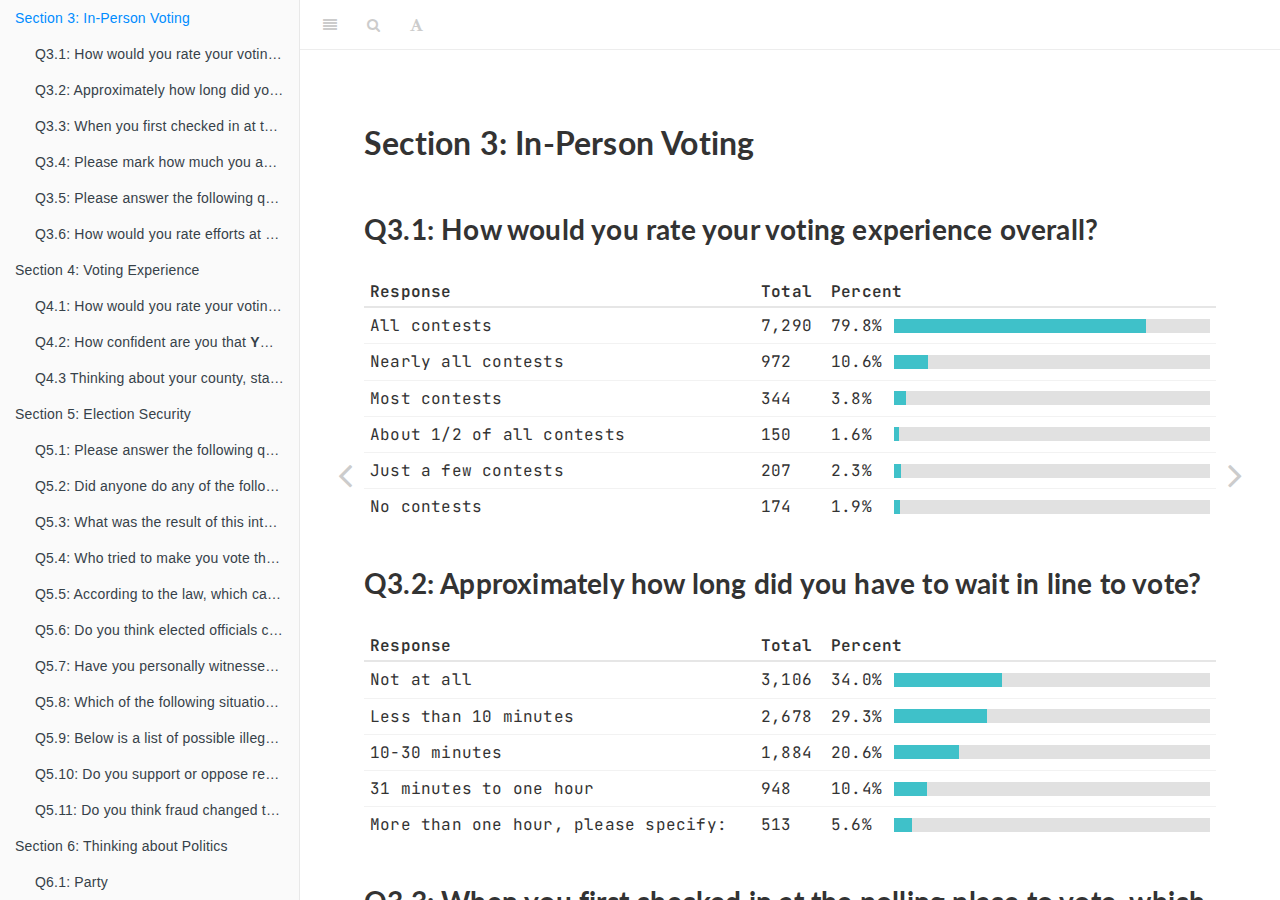
<file: docs/section-3-in-person-voting.html>
<!DOCTYPE html>
<html lang="" xml:lang="">
<head>

  <meta charset="utf-8" />
  <meta http-equiv="X-UA-Compatible" content="IE=edge" />
  <title>Section 3: In-Person Voting | Introduction</title>
  <meta name="description" content="Section 3: In-Person Voting | Introduction" />
  <meta name="generator" content="bookdown 0.21 and GitBook 2.6.7" />

  <meta property="og:title" content="Section 3: In-Person Voting | Introduction" />
  <meta property="og:type" content="book" />
  
  
  
  

  <meta name="twitter:card" content="summary" />
  <meta name="twitter:title" content="Section 3: In-Person Voting | Introduction" />
  
  
  

<meta name="author" content="Dr. Robert Stein, Dr. Lonna Atkeson, Dr. Trey Hood, Mason Reece" />



  <meta name="viewport" content="width=device-width, initial-scale=1" />
  <meta name="apple-mobile-web-app-capable" content="yes" />
  <meta name="apple-mobile-web-app-status-bar-style" content="black" />
  
  
<link rel="prev" href="section-2-absentee-vote-by-mail.html"/>
<link rel="next" href="section-4-voting-experience.html"/>
<script src="libs/header-attrs-2.6/header-attrs.js"></script>
<script src="libs/jquery-2.2.3/jquery.min.js"></script>
<link href="libs/gitbook-2.6.7/css/style.css" rel="stylesheet" />
<link href="libs/gitbook-2.6.7/css/plugin-table.css" rel="stylesheet" />
<link href="libs/gitbook-2.6.7/css/plugin-bookdown.css" rel="stylesheet" />
<link href="libs/gitbook-2.6.7/css/plugin-highlight.css" rel="stylesheet" />
<link href="libs/gitbook-2.6.7/css/plugin-search.css" rel="stylesheet" />
<link href="libs/gitbook-2.6.7/css/plugin-fontsettings.css" rel="stylesheet" />
<link href="libs/gitbook-2.6.7/css/plugin-clipboard.css" rel="stylesheet" />









<script src="libs/core-js-2.5.3/shim.min.js"></script>
<script src="libs/react-16.12.0/react.min.js"></script>
<script src="libs/react-16.12.0/react-dom.min.js"></script>
<script src="libs/reactwidget-1.0.0/react-tools.js"></script>
<script src="libs/htmlwidgets-1.5.3/htmlwidgets.js"></script>
<script src="libs/reactable-binding-0.2.3/reactable.js"></script>



<link rel="stylesheet" href="style.css" type="text/css" />
</head>

<body>



  <div class="book without-animation with-summary font-size-2 font-family-1" data-basepath=".">

    <div class="book-summary">
      <nav role="navigation">

<ul class="summary">
<li class="chapter" data-level="" data-path="index.html"><a href="index.html"><i class="fa fa-check"></i>Introduction</a></li>
<li class="chapter" data-level="" data-path="section-1-voting-method-frequencies.html"><a href="section-1-voting-method-frequencies.html"><i class="fa fa-check"></i>Section 1: Voting Method Frequencies</a>
<ul>
<li class="chapter" data-level="" data-path="section-1-voting-method-frequencies.html"><a href="section-1-voting-method-frequencies.html#national"><i class="fa fa-check"></i>National</a>
<ul>
<li class="chapter" data-level="" data-path="section-1-voting-method-frequencies.html"><a href="section-1-voting-method-frequencies.html#mode-of-voting-frequencies"><i class="fa fa-check"></i>Mode of Voting Frequencies</a></li>
<li class="chapter" data-level="" data-path="section-1-voting-method-frequencies.html"><a href="section-1-voting-method-frequencies.html#presidential-candidate-frequencies"><i class="fa fa-check"></i>Presidential Candidate Frequencies</a></li>
</ul></li>
<li class="chapter" data-level="" data-path="section-1-voting-method-frequencies.html"><a href="section-1-voting-method-frequencies.html#by-state"><i class="fa fa-check"></i>By State</a>
<ul>
<li class="chapter" data-level="" data-path="section-1-voting-method-frequencies.html"><a href="section-1-voting-method-frequencies.html#mode-of-voting-frequencies-1"><i class="fa fa-check"></i>Mode of Voting Frequencies</a></li>
<li class="chapter" data-level="" data-path="section-1-voting-method-frequencies.html"><a href="section-1-voting-method-frequencies.html#presidential-candidate-frequencies-1"><i class="fa fa-check"></i>Presidential Candidate Frequencies</a></li>
</ul></li>
</ul></li>
<li class="chapter" data-level="" data-path="section-2-absentee-vote-by-mail.html"><a href="section-2-absentee-vote-by-mail.html"><i class="fa fa-check"></i>Section 2: Absentee / Vote by Mail</a>
<ul>
<li class="chapter" data-level="" data-path="section-2-absentee-vote-by-mail.html"><a href="section-2-absentee-vote-by-mail.html#q2.1-how-many-contests-did-you-vote-in-on-your-2020-ballot"><i class="fa fa-check"></i>Q2.1: How many contests did you vote in on your 2020 ballot?</a></li>
<li class="chapter" data-level="" data-path="section-2-absentee-vote-by-mail.html"><a href="section-2-absentee-vote-by-mail.html#q2.2-why-did-you-request-an-absentee-ballot-please-select-all-that-apply."><i class="fa fa-check"></i>Q2.2: Why did you request an absentee ballot? Please select all that apply.</a></li>
<li class="chapter" data-level="" data-path="section-2-absentee-vote-by-mail.html"><a href="section-2-absentee-vote-by-mail.html#q2.3-have-you-voted-absentee-or-by-mail-in-a-previous-election"><i class="fa fa-check"></i>Q2.3: Have you voted absentee or by mail in a previous election?</a></li>
<li class="chapter" data-level="" data-path="section-2-absentee-vote-by-mail.html"><a href="section-2-absentee-vote-by-mail.html#q2.4-how-did-you-request-an-absentee-ballot"><i class="fa fa-check"></i>Q2.4: How did you request an absentee ballot?</a></li>
<li class="chapter" data-level="" data-path="section-2-absentee-vote-by-mail.html"><a href="section-2-absentee-vote-by-mail.html#q2.5-did-you-log-on-to-your-voter-registration-record-to-do-any-of-the-following-please-select-all-that-apply."><i class="fa fa-check"></i>Q2.5: Did you log on to your voter registration record to do any of the following? Please select all that apply.</a></li>
<li class="chapter" data-level="" data-path="section-2-absentee-vote-by-mail.html"><a href="section-2-absentee-vote-by-mail.html#q2.6-how-was-your-mail-ballot-delivered-to-you"><i class="fa fa-check"></i>Q2.6: How was your mail ballot delivered to you?</a></li>
<li class="chapter" data-level="" data-path="section-2-absentee-vote-by-mail.html"><a href="section-2-absentee-vote-by-mail.html#q2.7-did-you-fill-out-your-ballot-with-anyone-else-such-as-a-family-member-or-friend-or-did-you-complete-your-ballot-by-yourself"><i class="fa fa-check"></i>Q2.7: Did you fill out your ballot with anyone else, such as a family member or friend, or did you complete your ballot by yourself?</a></li>
<li class="chapter" data-level="" data-path="section-2-absentee-vote-by-mail.html"><a href="section-2-absentee-vote-by-mail.html#q2.8-with-whom-did-you-complete-your-ballot-please-select-all-that-apply."><i class="fa fa-check"></i>Q2.8: With whom did you complete your ballot? Please select all that apply.</a></li>
<li class="chapter" data-level="" data-path="section-2-absentee-vote-by-mail.html"><a href="section-2-absentee-vote-by-mail.html#q2.9-when-did-you-return-your-mail-ballot"><i class="fa fa-check"></i>Q2.9: When did you return your mail ballot?</a></li>
<li class="chapter" data-level="" data-path="section-2-absentee-vote-by-mail.html"><a href="section-2-absentee-vote-by-mail.html#q2.10-who-returned-your-ballot-or-dropped-it-in-the-mail"><i class="fa fa-check"></i>Q2.10: Who returned your ballot or dropped it in the mail?</a></li>
<li class="chapter" data-level="" data-path="section-2-absentee-vote-by-mail.html"><a href="section-2-absentee-vote-by-mail.html#q2.11-how-did-you-return-your-ballot"><i class="fa fa-check"></i>Q2.11: How did you return your ballot?</a></li>
<li class="chapter" data-level="" data-path="section-2-absentee-vote-by-mail.html"><a href="section-2-absentee-vote-by-mail.html#q2.12-if-someone-else-returned-your-ballot-how-did-they-return-your-ballot"><i class="fa fa-check"></i>Q2.12: If someone else returned your ballot, how did they return your ballot?</a></li>
<li class="chapter" data-level="" data-path="section-2-absentee-vote-by-mail.html"><a href="section-2-absentee-vote-by-mail.html#q2.13-did-you-return-anyone-elses-ballot"><i class="fa fa-check"></i>Q2.13: Did you return anyone else’s ballot?</a></li>
<li class="chapter" data-level="" data-path="section-2-absentee-vote-by-mail.html"><a href="section-2-absentee-vote-by-mail.html#q2.14-whose-ballots-did-you-return-please-select-all-that-apply."><i class="fa fa-check"></i>Q2.14: Whose ballot(s) did you return? Please select all that apply.</a></li>
<li class="chapter" data-level="" data-path="section-2-absentee-vote-by-mail.html"><a href="section-2-absentee-vote-by-mail.html#q2.16-why-did-you-decide-to-drop-off-your-ballot-rather-than-mail-the-ballot-back-in-please-select-all-that-apply."><i class="fa fa-check"></i>Q2.16: Why did you decide to drop off your ballot rather than mail the ballot back in? Please select all that apply.</a></li>
<li class="chapter" data-level="" data-path="section-2-absentee-vote-by-mail.html"><a href="section-2-absentee-vote-by-mail.html#q2.17-were-you-contacted-by-your-local-election-official-because-there-was-a-problem-with-your-ballot-and-it-could-not-be-counted"><i class="fa fa-check"></i>Q2.17: Were you contacted by your local election official because there was a problem with your ballot and it could not be counted?</a></li>
<li class="chapter" data-level="" data-path="section-2-absentee-vote-by-mail.html"><a href="section-2-absentee-vote-by-mail.html#q2.18-were-you-able-to-resolve-the-problem"><i class="fa fa-check"></i>Q2.18: Were you able to resolve the problem?</a></li>
<li class="chapter" data-level="" data-path="section-2-absentee-vote-by-mail.html"><a href="section-2-absentee-vote-by-mail.html#q2.20-did-you-check-to-see-if-your-ballot-arrived-at-your-county-elections-office-before-election-day"><i class="fa fa-check"></i>Q2.20: Did you check to see if your ballot arrived at your County Elections office before Election Day?</a></li>
<li class="chapter" data-level="" data-path="section-2-absentee-vote-by-mail.html"><a href="section-2-absentee-vote-by-mail.html#q2.21-overall-how-difficult-was-it-to-follow-all-the-instructions-necessary-to-cast-your-ballot-and-return-it-to-be-counted"><i class="fa fa-check"></i>Q2.21: Overall, how difficult was it to follow all the instructions necessary to cast your ballot and return it to be counted?</a></li>
<li class="chapter" data-level="" data-path="section-2-absentee-vote-by-mail.html"><a href="section-2-absentee-vote-by-mail.html#q2.22-how-concerned-were-you-that-your-ballot-would-arrive-at-the-county-clerks-office-in-time-to-be-counted"><i class="fa fa-check"></i>Q2.22: How concerned were you that your ballot would arrive at the County Clerk’s office in time to be counted?</a></li>
<li class="chapter" data-level="" data-path="section-2-absentee-vote-by-mail.html"><a href="section-2-absentee-vote-by-mail.html#q2.23-did-you-encounter-any-problems-marking-or-completing-your-ballot-that-may-have-interfered-with-your-ability-to-cast-your-vote-as-intended"><i class="fa fa-check"></i>Q2.23: Did you encounter any problems marking or completing your ballot that may have interfered with your ability to cast your vote as intended?</a></li>
<li class="chapter" data-level="" data-path="section-2-absentee-vote-by-mail.html"><a href="section-2-absentee-vote-by-mail.html#q2.25-given-your-experience-this-year-with-mail-in-voting-how-likely-are-you-to-vote-absentee-next-time"><i class="fa fa-check"></i>Q2.25: Given your experience this year with mail in voting, how likely are you to vote absentee next time?</a></li>
</ul></li>
<li class="chapter" data-level="" data-path="section-3-in-person-voting.html"><a href="section-3-in-person-voting.html"><i class="fa fa-check"></i>Section 3: In-Person Voting</a>
<ul>
<li class="chapter" data-level="" data-path="section-3-in-person-voting.html"><a href="section-3-in-person-voting.html#q3.1-how-would-you-rate-your-voting-experience-overall"><i class="fa fa-check"></i>Q3.1: How would you rate your voting experience overall?</a></li>
<li class="chapter" data-level="" data-path="section-3-in-person-voting.html"><a href="section-3-in-person-voting.html#q3.2-approximately-how-long-did-you-have-to-wait-in-line-to-vote"><i class="fa fa-check"></i>Q3.2: Approximately how long did you have to wait in line to vote?</a></li>
<li class="chapter" data-level="" data-path="section-3-in-person-voting.html"><a href="section-3-in-person-voting.html#q3.3-when-you-first-checked-in-at-the-polling-place-to-vote-which-of-the-following-statements-most-closely-describes-how-you-were-asked-to-identify-yourself"><i class="fa fa-check"></i>Q3.3: When you first checked in at the polling place to vote, which of the following statements most closely describes how you were asked to identify yourself?</a></li>
<li class="chapter" data-level="" data-path="section-3-in-person-voting.html"><a href="section-3-in-person-voting.html#q3.4-please-mark-how-much-you-agree-or-disagree-with-the-following-statements-regarding-the-voting-location-where-you-voted"><i class="fa fa-check"></i>Q3.4: Please mark how much you agree or disagree with the following statements regarding the voting location where you voted:</a>
<ul>
<li class="chapter" data-level="" data-path="section-3-in-person-voting.html"><a href="section-3-in-person-voting.html#the-location-was-easy-to-find"><i class="fa fa-check"></i>The location was easy to find</a></li>
<li class="chapter" data-level="" data-path="section-3-in-person-voting.html"><a href="section-3-in-person-voting.html#i-had-to-go-far-out-of-my-way-to-vote"><i class="fa fa-check"></i>I had to go far out of my way to vote</a></li>
<li class="chapter" data-level="" data-path="section-3-in-person-voting.html"><a href="section-3-in-person-voting.html#it-was-hard-to-find-a-place-to-park"><i class="fa fa-check"></i>It was hard to find a place to park</a></li>
<li class="chapter" data-level="" data-path="section-3-in-person-voting.html"><a href="section-3-in-person-voting.html#the-poll-workers-were-helpful"><i class="fa fa-check"></i>The poll workers were helpful</a></li>
<li class="chapter" data-level="" data-path="section-3-in-person-voting.html"><a href="section-3-in-person-voting.html#my-ballot-privacy-was-protected"><i class="fa fa-check"></i>My ballot privacy was protected</a></li>
<li class="chapter" data-level="" data-path="section-3-in-person-voting.html"><a href="section-3-in-person-voting.html#the-ballot-was-too-long"><i class="fa fa-check"></i>The ballot was too long</a></li>
<li class="chapter" data-level="" data-path="section-3-in-person-voting.html"><a href="section-3-in-person-voting.html#i-felt-safe-from-covid-19-while-voting-in-person"><i class="fa fa-check"></i>I felt safe from COVID-19 while voting in-person</a></li>
</ul></li>
<li class="chapter" data-level="" data-path="section-3-in-person-voting.html"><a href="section-3-in-person-voting.html#q3.5-please-answer-the-following-questions"><i class="fa fa-check"></i>Q3.5: Please answer the following questions:</a>
<ul>
<li class="chapter" data-level="" data-path="section-3-in-person-voting.html"><a href="section-3-in-person-voting.html#did-someone-in-line-at-the-polling-place-ask-you-who-you-were-voting-for"><i class="fa fa-check"></i>Did someone in line at the polling place ask you who you were voting for?</a></li>
<li class="chapter" data-level="" data-path="section-3-in-person-voting.html"><a href="section-3-in-person-voting.html#did-a-poll-worker-look-at-your-ballot-and-see-who-you-were-voting-for"><i class="fa fa-check"></i>Did a poll worker look at your ballot and see who you were voting for?</a></li>
<li class="chapter" data-level="" data-path="section-3-in-person-voting.html"><a href="section-3-in-person-voting.html#did-another-voter-look-at-your-ballot-while-you-were-voting-or-while-you-were-in-line-to-feed-it-into-the-vote-tabulator"><i class="fa fa-check"></i>Did another voter look at your ballot while you were voting or while you were in line to feed it into the vote tabulator?</a></li>
<li class="chapter" data-level="" data-path="section-3-in-person-voting.html"><a href="section-3-in-person-voting.html#did-you-keep-your-ballot-in-a-privacy-sleeve-while-you-were-moving-around-the-vote-center"><i class="fa fa-check"></i>Did you keep your ballot in a privacy sleeve while you were moving around the vote center</a></li>
</ul></li>
<li class="chapter" data-level="" data-path="section-3-in-person-voting.html"><a href="section-3-in-person-voting.html#q3.6-how-would-you-rate-efforts-at-your-polling-location-to-prevent-voters-and-poll-workers-from-contracting-the-covid-19-virus"><i class="fa fa-check"></i>Q3.6: How would you rate efforts at your polling location to prevent voters and poll workers from contracting the COVID-19 virus?</a></li>
</ul></li>
<li class="chapter" data-level="" data-path="section-4-voting-experience.html"><a href="section-4-voting-experience.html"><i class="fa fa-check"></i>Section 4: Voting Experience</a>
<ul>
<li class="chapter" data-level="" data-path="section-4-voting-experience.html"><a href="section-4-voting-experience.html#q4.1-how-would-you-rate-your-voting-experience-overall"><i class="fa fa-check"></i>Q4.1: How would you rate your voting experience overall?</a></li>
<li><a href="section-4-voting-experience.html#q4.2-how-confident-are-you-that-your-vote-in-the-general-election-was-counted-as-you-intended">Q4.2: How confident are you that <b>YOUR</b> vote in the General Election was counted as you intended?</a></li>
<li class="chapter" data-level="" data-path="section-4-voting-experience.html"><a href="section-4-voting-experience.html#q4.3-thinking-about-your-county-state-and-the-nation-how-confident-are-you-that-all-of-the-ballots-were-counted-as-the-voters-intended"><i class="fa fa-check"></i>Q4.3 Thinking about your county, state, and the nation, how confident are you that all of the ballots were counted as the voters intended?</a>
<ul>
<li class="chapter" data-level="" data-path="section-4-voting-experience.html"><a href="section-4-voting-experience.html#your-county"><i class="fa fa-check"></i>Your county</a></li>
<li class="chapter" data-level="" data-path="section-4-voting-experience.html"><a href="section-4-voting-experience.html#your-state"><i class="fa fa-check"></i>Your state</a></li>
<li class="chapter" data-level="" data-path="section-4-voting-experience.html"><a href="section-4-voting-experience.html#nationwide"><i class="fa fa-check"></i>Nationwide</a></li>
</ul></li>
</ul></li>
<li class="chapter" data-level="" data-path="section-5-election-security.html"><a href="section-5-election-security.html"><i class="fa fa-check"></i>Section 5: Election Security</a>
<ul>
<li class="chapter" data-level="" data-path="section-5-election-security.html"><a href="section-5-election-security.html#q5.1-please-answer-the-following-questions"><i class="fa fa-check"></i>Q5.1: Please answer the following questions:</a>
<ul>
<li class="chapter" data-level="" data-path="section-5-election-security.html"><a href="section-5-election-security.html#how-often-does-anyone-including-friends-or-family-ask-you-which-candidate-you-prefer-or-voted-for"><i class="fa fa-check"></i>How often does anyone, including friends or family, ask you which candidate you prefer or voted for?</a></li>
<li class="chapter" data-level="" data-path="section-5-election-security.html"><a href="section-5-election-security.html#if-a-friend-or-family-member-asks-you-who-you-prefer-in-an-election-how-often-do-you-name-a-candidate"><i class="fa fa-check"></i>If a friend or family member asks you who you prefer in an election, how often do you name a candidate?</a></li>
<li class="chapter" data-level="" data-path="section-5-election-security.html"><a href="section-5-election-security.html#if-you-tell-a-close-friend-or-family-member-which-candidate-you-prefer-how-often-do-you-tell-the-truth"><i class="fa fa-check"></i>If you tell a close friend or family member which candidate you prefer, how often do you tell the truth?</a></li>
<li class="chapter" data-level="" data-path="section-5-election-security.html"><a href="section-5-election-security.html#ballots-are-changed-by-election-workers."><i class="fa fa-check"></i>Ballots are changed by election workers.</a></li>
<li class="chapter" data-level="" data-path="section-5-election-security.html"><a href="section-5-election-security.html#elected-officials-make-rules-that-favor-one-party-or-another."><i class="fa fa-check"></i>Elected officials make rules that favor one party or another.</a></li>
</ul></li>
<li class="chapter" data-level="" data-path="section-5-election-security.html"><a href="section-5-election-security.html#q5.2-did-anyone-do-any-of-the-following-please-select-all-that-apply."><i class="fa fa-check"></i>Q5.2: Did anyone do any of the following? Please select all that apply.</a></li>
<li class="chapter" data-level="" data-path="section-5-election-security.html"><a href="section-5-election-security.html#q5.3-what-was-the-result-of-this-interaction"><i class="fa fa-check"></i>Q5.3: What was the result of this interaction?</a></li>
<li class="chapter" data-level="" data-path="section-5-election-security.html"><a href="section-5-election-security.html#q5.4-who-tried-to-make-you-vote-the-way-you-didnt-want-to"><i class="fa fa-check"></i>Q5.4: Who tried to make you vote the way you didn’t want to?</a></li>
<li class="chapter" data-level="" data-path="section-5-election-security.html"><a href="section-5-election-security.html#q5.5-according-to-the-law-which-candidate-you-vote-for-is-supposed-to-be-kept-secret-unless-you-tell-someone.-even-so-how-easy-or-hard-do-you-think-it-would-be-for-politicians-union-officials-or-the-people-you-work-for-to-find-out-who-you-voted-for-even-if-you-told-no-one"><i class="fa fa-check"></i>Q5.5: According to the law, which candidate you vote for is supposed to be kept secret unless you tell someone. Even so, how easy or hard do you think it would be for politicians, union officials, or the people you work for to find out who you voted for, even if you told no one?</a></li>
<li class="chapter" data-level="" data-path="section-5-election-security.html"><a href="section-5-election-security.html#q5.6-do-you-think-elected-officials-can-access-voting-records-and-figure-out-who-a-voter-has-voted-for"><i class="fa fa-check"></i>Q5.6: Do you think elected officials can access voting records and figure out who a voter has voted for?</a></li>
<li class="chapter" data-level="" data-path="section-5-election-security.html"><a href="section-5-election-security.html#q5.7-have-you-personally-witnessed-what-you-believe-to-be-election-or-voter-fraud-in-the-2020-presidential-election"><i class="fa fa-check"></i>Q5.7: Have you personally witnessed what you believe to be election or voter fraud in the 2020 Presidential Election?</a></li>
<li class="chapter" data-level="" data-path="section-5-election-security.html"><a href="section-5-election-security.html#q5.8-which-of-the-following-situations-did-you-personally-observe-in-the-2020-presidential-election-please-select-all-that-apply."><i class="fa fa-check"></i>Q5.8: Which of the following situations did you personally observe in the 2020 Presidential Election? Please select all that apply.</a></li>
<li class="chapter" data-level="" data-path="section-5-election-security.html"><a href="section-5-election-security.html#q5.9-below-is-a-list-of-possible-illegal-election-activities-that-may-or-may-not-take-place-in-your-state.-how-often-you-think-each-event-occurs"><i class="fa fa-check"></i>Q5.9: Below is a list of possible illegal election activities that may or may not take place in your state. How often you think each event occurs?</a>
<ul>
<li class="chapter" data-level="" data-path="section-5-election-security.html"><a href="section-5-election-security.html#voted-absentee-ballots-are-stolen-and-thrown-away-after-being-submitted"><i class="fa fa-check"></i>Voted absentee ballots are stolen and thrown away after being submitted</a></li>
<li class="chapter" data-level="" data-path="section-5-election-security.html"><a href="section-5-election-security.html#someone-intimidates-a-voter-into-voting-for-someone-they-didnt-want-to"><i class="fa fa-check"></i>Someone intimidates a voter into voting for someone they didn’t want to</a></li>
<li class="chapter" data-level="" data-path="section-5-election-security.html"><a href="section-5-election-security.html#someone-steals-an-absentee-ballot-changes-the-ballot-and-casts-it."><i class="fa fa-check"></i>Someone steals an absentee ballot, changes the ballot, and casts it.</a></li>
<li class="chapter" data-level="" data-path="section-5-election-security.html"><a href="section-5-election-security.html#someone-bribes-someone-or-pays-them-money-for-their-vote"><i class="fa fa-check"></i>Someone bribes someone or pays them money for their vote</a></li>
<li class="chapter" data-level="" data-path="section-5-election-security.html"><a href="section-5-election-security.html#someone-intimidates-a-voter-into-not-voting"><i class="fa fa-check"></i>Someone intimidates a voter into not voting</a></li>
<li class="chapter" data-level="" data-path="section-5-election-security.html"><a href="section-5-election-security.html#someone-being-denied-the-opportunity-to-vote-who-is-an-eligible-voter-by-a-poll-worker-or-other-election-official"><i class="fa fa-check"></i>Someone being denied the opportunity to vote who is an eligible voter by a poll worker or other election official</a></li>
<li class="chapter" data-level="" data-path="section-5-election-security.html"><a href="section-5-election-security.html#voting-machines-fail-to-record-votes-correctly"><i class="fa fa-check"></i>Voting machines fail to record votes correctly</a></li>
</ul></li>
<li class="chapter" data-level="" data-path="section-5-election-security.html"><a href="section-5-election-security.html#q5.10-do-you-support-or-oppose-requiring-all-people-to-show-government-issues-photo-id-when-they-vote"><i class="fa fa-check"></i>Q5.10: Do you support or oppose requiring all people to show government issues photo ID when they vote?</a></li>
<li class="chapter" data-level="" data-path="section-5-election-security.html"><a href="section-5-election-security.html#q5.11-do-you-think-fraud-changed-the-outcome-of-the-presidential-election-in-your-state"><i class="fa fa-check"></i>Q5.11: Do you think fraud changed the outcome of the Presidential election in your state?</a></li>
</ul></li>
<li class="chapter" data-level="" data-path="section-6-thinking-about-politics.html"><a href="section-6-thinking-about-politics.html"><i class="fa fa-check"></i>Section 6: Thinking about Politics</a>
<ul>
<li class="chapter" data-level="" data-path="section-6-thinking-about-politics.html"><a href="section-6-thinking-about-politics.html#q6.1-party"><i class="fa fa-check"></i>Q6.1: Party</a></li>
<li class="chapter" data-level="" data-path="section-6-thinking-about-politics.html"><a href="section-6-thinking-about-politics.html#q6.4-compared-to-a-year-ago-how-are-each-of-the-following-doing-economically"><i class="fa fa-check"></i>Q6.4: Compared to a year ago how are each of the following doing economically?</a>
<ul>
<li class="chapter" data-level="" data-path="section-6-thinking-about-politics.html"><a href="section-6-thinking-about-politics.html#you-and-your-family"><i class="fa fa-check"></i>You and your family</a></li>
<li class="chapter" data-level="" data-path="section-6-thinking-about-politics.html"><a href="section-6-thinking-about-politics.html#national-economy"><i class="fa fa-check"></i>National economy</a></li>
<li class="chapter" data-level="" data-path="section-6-thinking-about-politics.html"><a href="section-6-thinking-about-politics.html#state-economy"><i class="fa fa-check"></i>State economy</a></li>
</ul></li>
<li class="chapter" data-level="" data-path="section-6-thinking-about-politics.html"><a href="section-6-thinking-about-politics.html#q6.5-for-whom-did-you-vote-for-in-the-race-for-u.s.-president"><i class="fa fa-check"></i>Q6.5: For whom did you vote for in the race for U.S. President?</a></li>
<li class="chapter" data-level="" data-path="section-6-thinking-about-politics.html"><a href="section-6-thinking-about-politics.html#q6.6-thinking-about-elections-and-election-reform-which-is-more-important"><i class="fa fa-check"></i>Q6.6: Thinking about elections and election reform, which is more important?</a></li>
<li class="chapter" data-level="" data-path="section-6-thinking-about-politics.html"><a href="section-6-thinking-about-politics.html#q6.7-how-do-you-think-we-should-elect-the-president-the-candidate-who-gets-the-most-votes-in-all-50-states-or-the-current-electoral-college-system"><i class="fa fa-check"></i>Q6.7: How do you think we should elect the President: the candidate who gets the most votes in all 50 states, or the current Electoral College system?</a></li>
<li class="chapter" data-level="" data-path="section-6-thinking-about-politics.html"><a href="section-6-thinking-about-politics.html#q6.8-thinking-about-issues-in-politics-today-that-matter-to-you-how-often-would-you-say-your-side-has-been-winning-or-losing"><i class="fa fa-check"></i>Q6.8: Thinking about issues in politics today that matter to you, how often would you say your side has been winning or losing?</a></li>
</ul></li>
<li class="chapter" data-level="" data-path="top-lines.html"><a href="top-lines.html"><i class="fa fa-check"></i>Top Lines</a>
<ul>
<li class="chapter" data-level="" data-path="top-lines.html"><a href="top-lines.html#q4.1-x-mode-of-voting"><i class="fa fa-check"></i>Q4.1 x Mode of Voting</a></li>
<li class="chapter" data-level="" data-path="top-lines.html"><a href="top-lines.html#q4.1-x-party"><i class="fa fa-check"></i>Q4.1 x Party</a></li>
<li class="chapter" data-level="" data-path="top-lines.html"><a href="top-lines.html#q4.1-x-presidential-candidate"><i class="fa fa-check"></i>Q4.1 x Presidential Candidate</a></li>
<li class="chapter" data-level="" data-path="top-lines.html"><a href="top-lines.html#q4.2-x-mode-of-voting"><i class="fa fa-check"></i>Q4.2 x Mode of Voting</a></li>
<li class="chapter" data-level="" data-path="top-lines.html"><a href="top-lines.html#q4.2-x-party"><i class="fa fa-check"></i>Q4.2 x Party</a></li>
<li class="chapter" data-level="" data-path="top-lines.html"><a href="top-lines.html#q4.2-x-presidential-candidate-choice"><i class="fa fa-check"></i>Q4.2 x Presidential Candidate Choice</a></li>
<li class="chapter" data-level="" data-path="top-lines.html"><a href="top-lines.html#q4.3-x-mode-of-voting"><i class="fa fa-check"></i>Q4.3 x Mode of Voting</a>
<ul>
<li class="chapter" data-level="" data-path="top-lines.html"><a href="top-lines.html#your-county-1"><i class="fa fa-check"></i>Your county</a></li>
<li class="chapter" data-level="" data-path="top-lines.html"><a href="top-lines.html#your-state-1"><i class="fa fa-check"></i>Your state</a></li>
<li class="chapter" data-level="" data-path="top-lines.html"><a href="top-lines.html#nationwide-1"><i class="fa fa-check"></i>Nationwide</a></li>
</ul></li>
<li class="chapter" data-level="" data-path="top-lines.html"><a href="top-lines.html#q4.3-x-party"><i class="fa fa-check"></i>Q4.3 x Party</a>
<ul>
<li class="chapter" data-level="" data-path="top-lines.html"><a href="top-lines.html#your-county-2"><i class="fa fa-check"></i>Your county</a></li>
<li class="chapter" data-level="" data-path="top-lines.html"><a href="top-lines.html#your-state-2"><i class="fa fa-check"></i>Your state</a></li>
<li class="chapter" data-level="" data-path="top-lines.html"><a href="top-lines.html#nation"><i class="fa fa-check"></i>Nation</a></li>
</ul></li>
<li class="chapter" data-level="" data-path="top-lines.html"><a href="top-lines.html#q4.3-x-presidential-candidate-choice"><i class="fa fa-check"></i>Q4.3 x Presidential Candidate Choice</a>
<ul>
<li class="chapter" data-level="" data-path="top-lines.html"><a href="top-lines.html#your-county-3"><i class="fa fa-check"></i>Your county</a></li>
<li class="chapter" data-level="" data-path="top-lines.html"><a href="top-lines.html#your-state-3"><i class="fa fa-check"></i>Your state</a></li>
<li class="chapter" data-level="" data-path="top-lines.html"><a href="top-lines.html#nation-1"><i class="fa fa-check"></i>Nation</a></li>
</ul></li>
<li class="chapter" data-level="" data-path="top-lines.html"><a href="top-lines.html#q5.11-x-mode-of-voting"><i class="fa fa-check"></i>Q5.11 x Mode of Voting</a></li>
<li class="chapter" data-level="" data-path="top-lines.html"><a href="top-lines.html#q5.11-x-party"><i class="fa fa-check"></i>Q5.11 x Party</a></li>
<li class="chapter" data-level="" data-path="top-lines.html"><a href="top-lines.html#q5.11-x-presidential-candidate"><i class="fa fa-check"></i>Q5.11 x Presidential Candidate</a></li>
</ul></li>
</ul>

      </nav>
    </div>

    <div class="book-body">
      <div class="body-inner">
        <div class="book-header" role="navigation">
          <h1>
            <i class="fa fa-circle-o-notch fa-spin"></i><a href="./">Introduction</a>
          </h1>
        </div>

        <div class="page-wrapper" tabindex="-1" role="main">
          <div class="page-inner">

            <section class="normal" id="section-">
<div id="section-3-in-person-voting" class="section level1">
<h1>Section 3: In-Person Voting</h1>
<div id="q3.1-how-would-you-rate-your-voting-experience-overall" class="section level2">
<h2>Q3.1: How would you rate your voting experience overall?</h2>
<div id="htmlwidget-d628346b1cbf1a4e10c1" class="reactable html-widget" style="width:auto;height:auto;"></div>
<script type="application/json" data-for="htmlwidget-d628346b1cbf1a4e10c1">{"x":{"tag":{"name":"Reactable","attribs":{"data":{"id":[4,1,5,3,2,6],"response":["About 1/2 of all contests","All contests","Just a few contests","Most contests","Nearly all contests","No contests"],"n":[150,7290,207,344,972,174],"percent":[0.0164167669913538,0.797854875779796,0.0226551384480683,0.0376491189668381,0.106380650103973,0.0190434497099705]},"columns":[{"accessor":"id","name":"ID","type":"numeric","align":"left","headerClassName":"header","show":false,"width":30},{"accessor":"response","name":"Response","type":"factor","align":"left","headerClassName":"header"},{"accessor":"n","name":"Total","type":"numeric","align":"left","headerClassName":"header","format":{"cell":{"separators":true},"aggregated":{"separators":true}},"width":70,"style":{"whiteSpace":"pre"}},{"accessor":"percent","name":"Percent","type":"numeric","align":"left","headerClassName":"header","cell":[{"name":"div","attribs":{"style":{"display":"flex","alignItems":"center"}},"children":["1.6%  ",{"name":"div","attribs":{"style":{"flexGrow":1,"marginLeft":"2px","background":"#e1e1e1"}},"children":[{"name":"div","attribs":{"style":{"background":"#3fc1c9","width":"1.6%  ","height":"14px"}},"children":[]}]}]},{"name":"div","attribs":{"style":{"display":"flex","alignItems":"center"}},"children":["79.8% ",{"name":"div","attribs":{"style":{"flexGrow":1,"marginLeft":"2px","background":"#e1e1e1"}},"children":[{"name":"div","attribs":{"style":{"background":"#3fc1c9","width":"79.8% ","height":"14px"}},"children":[]}]}]},{"name":"div","attribs":{"style":{"display":"flex","alignItems":"center"}},"children":["2.3%  ",{"name":"div","attribs":{"style":{"flexGrow":1,"marginLeft":"2px","background":"#e1e1e1"}},"children":[{"name":"div","attribs":{"style":{"background":"#3fc1c9","width":"2.3%  ","height":"14px"}},"children":[]}]}]},{"name":"div","attribs":{"style":{"display":"flex","alignItems":"center"}},"children":["3.8%  ",{"name":"div","attribs":{"style":{"flexGrow":1,"marginLeft":"2px","background":"#e1e1e1"}},"children":[{"name":"div","attribs":{"style":{"background":"#3fc1c9","width":"3.8%  ","height":"14px"}},"children":[]}]}]},{"name":"div","attribs":{"style":{"display":"flex","alignItems":"center"}},"children":["10.6% ",{"name":"div","attribs":{"style":{"flexGrow":1,"marginLeft":"2px","background":"#e1e1e1"}},"children":[{"name":"div","attribs":{"style":{"background":"#3fc1c9","width":"10.6% ","height":"14px"}},"children":[]}]}]},{"name":"div","attribs":{"style":{"display":"flex","alignItems":"center"}},"children":["1.9%  ",{"name":"div","attribs":{"style":{"flexGrow":1,"marginLeft":"2px","background":"#e1e1e1"}},"children":[{"name":"div","attribs":{"style":{"background":"#3fc1c9","width":"1.9%  ","height":"14px"}},"children":[]}]}]}],"style":{"whiteSpace":"pre"}}],"sortable":false,"defaultSorted":[{"id":"id","desc":false}],"defaultPageSize":6,"paginationType":"numbers","showPageInfo":true,"minRows":1,"compact":true,"dataKey":"f97292e043493ec337f36af3c0a0fc18","key":"f97292e043493ec337f36af3c0a0fc18"},"children":[]},"class":"reactR_markup"},"evals":[],"jsHooks":[]}</script>
</div>
<div id="q3.2-approximately-how-long-did-you-have-to-wait-in-line-to-vote" class="section level2">
<h2>Q3.2: Approximately how long did you have to wait in line to vote?</h2>
<div id="htmlwidget-e83580fad94e60470b02" class="reactable html-widget" style="width:auto;height:auto;"></div>
<script type="application/json" data-for="htmlwidget-e83580fad94e60470b02">{"x":{"tag":{"name":"Reactable","attribs":{"data":{"id":[3,4,2,5,1],"response":["10-30 minutes","31 minutes to one hour","Less than 10 minutes","More than one hour, please specify:","Not at all"],"n":[1884,948,2678,513,3106],"percent":[0.206375287545186,0.103844889911272,0.293350859897031,0.056194544857049,0.340234417789462]},"columns":[{"accessor":"id","name":"ID","type":"numeric","align":"left","headerClassName":"header","show":false,"width":30},{"accessor":"response","name":"Response","type":"factor","align":"left","headerClassName":"header"},{"accessor":"n","name":"Total","type":"numeric","align":"left","headerClassName":"header","format":{"cell":{"separators":true},"aggregated":{"separators":true}},"width":70,"style":{"whiteSpace":"pre"}},{"accessor":"percent","name":"Percent","type":"numeric","align":"left","headerClassName":"header","cell":[{"name":"div","attribs":{"style":{"display":"flex","alignItems":"center"}},"children":["20.6% ",{"name":"div","attribs":{"style":{"flexGrow":1,"marginLeft":"2px","background":"#e1e1e1"}},"children":[{"name":"div","attribs":{"style":{"background":"#3fc1c9","width":"20.6% ","height":"14px"}},"children":[]}]}]},{"name":"div","attribs":{"style":{"display":"flex","alignItems":"center"}},"children":["10.4% ",{"name":"div","attribs":{"style":{"flexGrow":1,"marginLeft":"2px","background":"#e1e1e1"}},"children":[{"name":"div","attribs":{"style":{"background":"#3fc1c9","width":"10.4% ","height":"14px"}},"children":[]}]}]},{"name":"div","attribs":{"style":{"display":"flex","alignItems":"center"}},"children":["29.3% ",{"name":"div","attribs":{"style":{"flexGrow":1,"marginLeft":"2px","background":"#e1e1e1"}},"children":[{"name":"div","attribs":{"style":{"background":"#3fc1c9","width":"29.3% ","height":"14px"}},"children":[]}]}]},{"name":"div","attribs":{"style":{"display":"flex","alignItems":"center"}},"children":["5.6%  ",{"name":"div","attribs":{"style":{"flexGrow":1,"marginLeft":"2px","background":"#e1e1e1"}},"children":[{"name":"div","attribs":{"style":{"background":"#3fc1c9","width":"5.6%  ","height":"14px"}},"children":[]}]}]},{"name":"div","attribs":{"style":{"display":"flex","alignItems":"center"}},"children":["34.0% ",{"name":"div","attribs":{"style":{"flexGrow":1,"marginLeft":"2px","background":"#e1e1e1"}},"children":[{"name":"div","attribs":{"style":{"background":"#3fc1c9","width":"34.0% ","height":"14px"}},"children":[]}]}]}],"style":{"whiteSpace":"pre"}}],"sortable":false,"defaultSorted":[{"id":"id","desc":false}],"defaultPageSize":5,"paginationType":"numbers","showPageInfo":true,"minRows":1,"compact":true,"dataKey":"2090ccce912a5b9e076bb62aa560d636","key":"2090ccce912a5b9e076bb62aa560d636"},"children":[]},"class":"reactR_markup"},"evals":[],"jsHooks":[]}</script>
</div>
<div id="q3.3-when-you-first-checked-in-at-the-polling-place-to-vote-which-of-the-following-statements-most-closely-describes-how-you-were-asked-to-identify-yourself" class="section level2">
<h2>Q3.3: When you first checked in at the polling place to vote, which of the following statements most closely describes how you were asked to identify yourself?</h2>
<div id="htmlwidget-4894c3a226d6ebd419e2" class="reactable html-widget" style="width:auto;height:auto;"></div>
<script type="application/json" data-for="htmlwidget-4894c3a226d6ebd419e2">{"x":{"tag":{"name":"Reactable","attribs":{"data":{"response":["doc_name_address","militaryID","name_address_only","other","passport","stateID","voterReg_card"],"n":[116,33,1735,196,43,6145,873],"percent":[0.0126900776720271,0.0036101083032491,0.189804178973854,0.0214418553768734,0.00470408051635488,0.672245924953506,0.0955037742041352]},"columns":[{"accessor":"response","name":"Response","type":"character","align":"left","headerClassName":"header"},{"accessor":"n","name":"Total","type":"numeric","align":"left","headerClassName":"header","format":{"cell":{"separators":true},"aggregated":{"separators":true}},"width":70,"style":{"whiteSpace":"pre"}},{"accessor":"percent","name":"Percent","type":"numeric","align":"left","headerClassName":"header","cell":[{"name":"div","attribs":{"style":{"display":"flex","alignItems":"center"}},"children":["1.3%  ",{"name":"div","attribs":{"style":{"flexGrow":1,"marginLeft":"2px","background":"#e1e1e1"}},"children":[{"name":"div","attribs":{"style":{"background":"#3fc1c9","width":"1.3%  ","height":"14px"}},"children":[]}]}]},{"name":"div","attribs":{"style":{"display":"flex","alignItems":"center"}},"children":["0.36% ",{"name":"div","attribs":{"style":{"flexGrow":1,"marginLeft":"2px","background":"#e1e1e1"}},"children":[{"name":"div","attribs":{"style":{"background":"#3fc1c9","width":"0.36% ","height":"14px"}},"children":[]}]}]},{"name":"div","attribs":{"style":{"display":"flex","alignItems":"center"}},"children":["19.0% ",{"name":"div","attribs":{"style":{"flexGrow":1,"marginLeft":"2px","background":"#e1e1e1"}},"children":[{"name":"div","attribs":{"style":{"background":"#3fc1c9","width":"19.0% ","height":"14px"}},"children":[]}]}]},{"name":"div","attribs":{"style":{"display":"flex","alignItems":"center"}},"children":["2.1%  ",{"name":"div","attribs":{"style":{"flexGrow":1,"marginLeft":"2px","background":"#e1e1e1"}},"children":[{"name":"div","attribs":{"style":{"background":"#3fc1c9","width":"2.1%  ","height":"14px"}},"children":[]}]}]},{"name":"div","attribs":{"style":{"display":"flex","alignItems":"center"}},"children":["0.47% ",{"name":"div","attribs":{"style":{"flexGrow":1,"marginLeft":"2px","background":"#e1e1e1"}},"children":[{"name":"div","attribs":{"style":{"background":"#3fc1c9","width":"0.47% ","height":"14px"}},"children":[]}]}]},{"name":"div","attribs":{"style":{"display":"flex","alignItems":"center"}},"children":["67.2% ",{"name":"div","attribs":{"style":{"flexGrow":1,"marginLeft":"2px","background":"#e1e1e1"}},"children":[{"name":"div","attribs":{"style":{"background":"#3fc1c9","width":"67.2% ","height":"14px"}},"children":[]}]}]},{"name":"div","attribs":{"style":{"display":"flex","alignItems":"center"}},"children":["9.6%  ",{"name":"div","attribs":{"style":{"flexGrow":1,"marginLeft":"2px","background":"#e1e1e1"}},"children":[{"name":"div","attribs":{"style":{"background":"#3fc1c9","width":"9.6%  ","height":"14px"}},"children":[]}]}]}],"style":{"whiteSpace":"pre"}}],"sortable":false,"defaultSortDesc":true,"defaultSorted":[{"id":"percent","desc":true}],"defaultPageSize":7,"paginationType":"numbers","showPageInfo":true,"minRows":1,"compact":true,"dataKey":"a739547776750fd5cd40089c2d480e09","key":"a739547776750fd5cd40089c2d480e09"},"children":[]},"class":"reactR_markup"},"evals":[],"jsHooks":[]}</script>
</div>
<div id="q3.4-please-mark-how-much-you-agree-or-disagree-with-the-following-statements-regarding-the-voting-location-where-you-voted" class="section level2">
<h2>Q3.4: Please mark how much you agree or disagree with the following statements regarding the voting location where you voted:</h2>
<div id="the-location-was-easy-to-find" class="section level3">
<h3>The location was easy to find</h3>
<div id="htmlwidget-4b3a8d94d5b92db90eba" class="reactable html-widget" style="width:auto;height:auto;"></div>
<script type="application/json" data-for="htmlwidget-4b3a8d94d5b92db90eba">{"x":{"tag":{"name":"Reactable","attribs":{"data":{"id":[2,3,1,4],"response":["Agree","Disagree","Strongly agree","Strongly disagree"],"n":[2563,154,6239,99],"percent":[0.28304803975704,0.0170071783545003,0.689011595803424,0.0109331860850359]},"columns":[{"accessor":"id","name":"ID","type":"numeric","align":"left","headerClassName":"header","show":false,"width":30},{"accessor":"response","name":"Response","type":"factor","align":"left","headerClassName":"header"},{"accessor":"n","name":"Total","type":"numeric","align":"left","headerClassName":"header","format":{"cell":{"separators":true},"aggregated":{"separators":true}},"width":70,"style":{"whiteSpace":"pre"}},{"accessor":"percent","name":"Percent","type":"numeric","align":"left","headerClassName":"header","cell":[{"name":"div","attribs":{"style":{"display":"flex","alignItems":"center"}},"children":["28.3% ",{"name":"div","attribs":{"style":{"flexGrow":1,"marginLeft":"2px","background":"#e1e1e1"}},"children":[{"name":"div","attribs":{"style":{"background":"#3fc1c9","width":"28.3% ","height":"14px"}},"children":[]}]}]},{"name":"div","attribs":{"style":{"display":"flex","alignItems":"center"}},"children":["1.7%  ",{"name":"div","attribs":{"style":{"flexGrow":1,"marginLeft":"2px","background":"#e1e1e1"}},"children":[{"name":"div","attribs":{"style":{"background":"#3fc1c9","width":"1.7%  ","height":"14px"}},"children":[]}]}]},{"name":"div","attribs":{"style":{"display":"flex","alignItems":"center"}},"children":["68.9% ",{"name":"div","attribs":{"style":{"flexGrow":1,"marginLeft":"2px","background":"#e1e1e1"}},"children":[{"name":"div","attribs":{"style":{"background":"#3fc1c9","width":"68.9% ","height":"14px"}},"children":[]}]}]},{"name":"div","attribs":{"style":{"display":"flex","alignItems":"center"}},"children":["1.1%  ",{"name":"div","attribs":{"style":{"flexGrow":1,"marginLeft":"2px","background":"#e1e1e1"}},"children":[{"name":"div","attribs":{"style":{"background":"#3fc1c9","width":"1.1%  ","height":"14px"}},"children":[]}]}]}],"style":{"whiteSpace":"pre"}}],"sortable":false,"defaultSorted":[{"id":"id","desc":false}],"defaultPageSize":4,"paginationType":"numbers","showPageInfo":true,"minRows":1,"compact":true,"dataKey":"84d36ce9282dc2621874f449d8219320","key":"84d36ce9282dc2621874f449d8219320"},"children":[]},"class":"reactR_markup"},"evals":[],"jsHooks":[]}</script>
</div>
<div id="i-had-to-go-far-out-of-my-way-to-vote" class="section level3">
<h3>I had to go far out of my way to vote</h3>
<div id="htmlwidget-ea6a3adc99a54fd0c12d" class="reactable html-widget" style="width:auto;height:auto;"></div>
<script type="application/json" data-for="htmlwidget-ea6a3adc99a54fd0c12d">{"x":{"tag":{"name":"Reactable","attribs":{"data":{"id":[2,3,1,4],"response":["Agree","Disagree","Strongly agree","Strongly disagree"],"n":[438,2952,236,5386],"percent":[0.0486018641810919,0.327563249001332,0.0261873058144696,0.597647581003107]},"columns":[{"accessor":"id","name":"ID","type":"numeric","align":"left","headerClassName":"header","show":false,"width":30},{"accessor":"response","name":"Response","type":"factor","align":"left","headerClassName":"header"},{"accessor":"n","name":"Total","type":"numeric","align":"left","headerClassName":"header","format":{"cell":{"separators":true},"aggregated":{"separators":true}},"width":70,"style":{"whiteSpace":"pre"}},{"accessor":"percent","name":"Percent","type":"numeric","align":"left","headerClassName":"header","cell":[{"name":"div","attribs":{"style":{"display":"flex","alignItems":"center"}},"children":["4.9%  ",{"name":"div","attribs":{"style":{"flexGrow":1,"marginLeft":"2px","background":"#e1e1e1"}},"children":[{"name":"div","attribs":{"style":{"background":"#3fc1c9","width":"4.9%  ","height":"14px"}},"children":[]}]}]},{"name":"div","attribs":{"style":{"display":"flex","alignItems":"center"}},"children":["32.8% ",{"name":"div","attribs":{"style":{"flexGrow":1,"marginLeft":"2px","background":"#e1e1e1"}},"children":[{"name":"div","attribs":{"style":{"background":"#3fc1c9","width":"32.8% ","height":"14px"}},"children":[]}]}]},{"name":"div","attribs":{"style":{"display":"flex","alignItems":"center"}},"children":["2.6%  ",{"name":"div","attribs":{"style":{"flexGrow":1,"marginLeft":"2px","background":"#e1e1e1"}},"children":[{"name":"div","attribs":{"style":{"background":"#3fc1c9","width":"2.6%  ","height":"14px"}},"children":[]}]}]},{"name":"div","attribs":{"style":{"display":"flex","alignItems":"center"}},"children":["59.8% ",{"name":"div","attribs":{"style":{"flexGrow":1,"marginLeft":"2px","background":"#e1e1e1"}},"children":[{"name":"div","attribs":{"style":{"background":"#3fc1c9","width":"59.8% ","height":"14px"}},"children":[]}]}]}],"style":{"whiteSpace":"pre"}}],"sortable":false,"defaultSorted":[{"id":"id","desc":false}],"defaultPageSize":4,"paginationType":"numbers","showPageInfo":true,"minRows":1,"compact":true,"dataKey":"67a4c08234cfb2066f2dfdb761d16f74","key":"67a4c08234cfb2066f2dfdb761d16f74"},"children":[]},"class":"reactR_markup"},"evals":[],"jsHooks":[]}</script>
</div>
<div id="it-was-hard-to-find-a-place-to-park" class="section level3">
<h3>It was hard to find a place to park</h3>
<div id="htmlwidget-f908abcc64d8019ba24d" class="reactable html-widget" style="width:auto;height:auto;"></div>
<script type="application/json" data-for="htmlwidget-f908abcc64d8019ba24d">{"x":{"tag":{"name":"Reactable","attribs":{"data":{"id":[2,3,1,4],"response":["Agree","Disagree","Strongly agree","Strongly disagree"],"n":[812,3279,416,4503],"percent":[0.0901220865704773,0.363928967813541,0.0461709211986681,0.499778024417314]},"columns":[{"accessor":"id","name":"ID","type":"numeric","align":"left","headerClassName":"header","show":false,"width":30},{"accessor":"response","name":"Response","type":"factor","align":"left","headerClassName":"header"},{"accessor":"n","name":"Total","type":"numeric","align":"left","headerClassName":"header","format":{"cell":{"separators":true},"aggregated":{"separators":true}},"width":70,"style":{"whiteSpace":"pre"}},{"accessor":"percent","name":"Percent","type":"numeric","align":"left","headerClassName":"header","cell":[{"name":"div","attribs":{"style":{"display":"flex","alignItems":"center"}},"children":["9.0%  ",{"name":"div","attribs":{"style":{"flexGrow":1,"marginLeft":"2px","background":"#e1e1e1"}},"children":[{"name":"div","attribs":{"style":{"background":"#3fc1c9","width":"9.0%  ","height":"14px"}},"children":[]}]}]},{"name":"div","attribs":{"style":{"display":"flex","alignItems":"center"}},"children":["36.4% ",{"name":"div","attribs":{"style":{"flexGrow":1,"marginLeft":"2px","background":"#e1e1e1"}},"children":[{"name":"div","attribs":{"style":{"background":"#3fc1c9","width":"36.4% ","height":"14px"}},"children":[]}]}]},{"name":"div","attribs":{"style":{"display":"flex","alignItems":"center"}},"children":["4.6%  ",{"name":"div","attribs":{"style":{"flexGrow":1,"marginLeft":"2px","background":"#e1e1e1"}},"children":[{"name":"div","attribs":{"style":{"background":"#3fc1c9","width":"4.6%  ","height":"14px"}},"children":[]}]}]},{"name":"div","attribs":{"style":{"display":"flex","alignItems":"center"}},"children":["50.0% ",{"name":"div","attribs":{"style":{"flexGrow":1,"marginLeft":"2px","background":"#e1e1e1"}},"children":[{"name":"div","attribs":{"style":{"background":"#3fc1c9","width":"50.0% ","height":"14px"}},"children":[]}]}]}],"style":{"whiteSpace":"pre"}}],"sortable":false,"defaultSorted":[{"id":"id","desc":false}],"defaultPageSize":4,"paginationType":"numbers","showPageInfo":true,"minRows":1,"compact":true,"dataKey":"c6399b57bf9715f7b210c9c61adb1da1","key":"c6399b57bf9715f7b210c9c61adb1da1"},"children":[]},"class":"reactR_markup"},"evals":[],"jsHooks":[]}</script>
</div>
<div id="the-poll-workers-were-helpful" class="section level3">
<h3>The poll workers were helpful</h3>
<div id="htmlwidget-2071c7c0b643dadc60fb" class="reactable html-widget" style="width:auto;height:auto;"></div>
<script type="application/json" data-for="htmlwidget-2071c7c0b643dadc60fb">{"x":{"tag":{"name":"Reactable","attribs":{"data":{"id":[2,3,1,4],"response":["Agree","Disagree","Strongly agree","Strongly disagree"],"n":[3759,300,4856,121],"percent":[0.416002656042497,0.0332005312084993,0.537405931828243,0.0133908809207614]},"columns":[{"accessor":"id","name":"ID","type":"numeric","align":"left","headerClassName":"header","show":false,"width":30},{"accessor":"response","name":"Response","type":"factor","align":"left","headerClassName":"header"},{"accessor":"n","name":"Total","type":"numeric","align":"left","headerClassName":"header","format":{"cell":{"separators":true},"aggregated":{"separators":true}},"width":70,"style":{"whiteSpace":"pre"}},{"accessor":"percent","name":"Percent","type":"numeric","align":"left","headerClassName":"header","cell":[{"name":"div","attribs":{"style":{"display":"flex","alignItems":"center"}},"children":["41.6% ",{"name":"div","attribs":{"style":{"flexGrow":1,"marginLeft":"2px","background":"#e1e1e1"}},"children":[{"name":"div","attribs":{"style":{"background":"#3fc1c9","width":"41.6% ","height":"14px"}},"children":[]}]}]},{"name":"div","attribs":{"style":{"display":"flex","alignItems":"center"}},"children":["3.3%  ",{"name":"div","attribs":{"style":{"flexGrow":1,"marginLeft":"2px","background":"#e1e1e1"}},"children":[{"name":"div","attribs":{"style":{"background":"#3fc1c9","width":"3.3%  ","height":"14px"}},"children":[]}]}]},{"name":"div","attribs":{"style":{"display":"flex","alignItems":"center"}},"children":["53.7% ",{"name":"div","attribs":{"style":{"flexGrow":1,"marginLeft":"2px","background":"#e1e1e1"}},"children":[{"name":"div","attribs":{"style":{"background":"#3fc1c9","width":"53.7% ","height":"14px"}},"children":[]}]}]},{"name":"div","attribs":{"style":{"display":"flex","alignItems":"center"}},"children":["1.3%  ",{"name":"div","attribs":{"style":{"flexGrow":1,"marginLeft":"2px","background":"#e1e1e1"}},"children":[{"name":"div","attribs":{"style":{"background":"#3fc1c9","width":"1.3%  ","height":"14px"}},"children":[]}]}]}],"style":{"whiteSpace":"pre"}}],"sortable":false,"defaultSorted":[{"id":"id","desc":false}],"defaultPageSize":4,"paginationType":"numbers","showPageInfo":true,"minRows":1,"compact":true,"dataKey":"7f0626466fbfd662c3a6c89669bd6381","key":"7f0626466fbfd662c3a6c89669bd6381"},"children":[]},"class":"reactR_markup"},"evals":[],"jsHooks":[]}</script>
</div>
<div id="my-ballot-privacy-was-protected" class="section level3">
<h3>My ballot privacy was protected</h3>
<div id="htmlwidget-4cbaf2d9c95cda71199c" class="reactable html-widget" style="width:auto;height:auto;"></div>
<script type="application/json" data-for="htmlwidget-4cbaf2d9c95cda71199c">{"x":{"tag":{"name":"Reactable","attribs":{"data":{"id":[2,3,1,4],"response":["Agree","Disagree","Strongly agree","Strongly disagree"],"n":[1210,118,1874,52],"percent":[0.371850030731407,0.0362630608481868,0.575906576521205,0.015980331899201]},"columns":[{"accessor":"id","name":"ID","type":"numeric","align":"left","headerClassName":"header","show":false,"width":30},{"accessor":"response","name":"Response","type":"factor","align":"left","headerClassName":"header"},{"accessor":"n","name":"Total","type":"numeric","align":"left","headerClassName":"header","format":{"cell":{"separators":true},"aggregated":{"separators":true}},"width":70,"style":{"whiteSpace":"pre"}},{"accessor":"percent","name":"Percent","type":"numeric","align":"left","headerClassName":"header","cell":[{"name":"div","attribs":{"style":{"display":"flex","alignItems":"center"}},"children":["37.2% ",{"name":"div","attribs":{"style":{"flexGrow":1,"marginLeft":"2px","background":"#e1e1e1"}},"children":[{"name":"div","attribs":{"style":{"background":"#3fc1c9","width":"37.2% ","height":"14px"}},"children":[]}]}]},{"name":"div","attribs":{"style":{"display":"flex","alignItems":"center"}},"children":["3.6%  ",{"name":"div","attribs":{"style":{"flexGrow":1,"marginLeft":"2px","background":"#e1e1e1"}},"children":[{"name":"div","attribs":{"style":{"background":"#3fc1c9","width":"3.6%  ","height":"14px"}},"children":[]}]}]},{"name":"div","attribs":{"style":{"display":"flex","alignItems":"center"}},"children":["57.6% ",{"name":"div","attribs":{"style":{"flexGrow":1,"marginLeft":"2px","background":"#e1e1e1"}},"children":[{"name":"div","attribs":{"style":{"background":"#3fc1c9","width":"57.6% ","height":"14px"}},"children":[]}]}]},{"name":"div","attribs":{"style":{"display":"flex","alignItems":"center"}},"children":["1.6%  ",{"name":"div","attribs":{"style":{"flexGrow":1,"marginLeft":"2px","background":"#e1e1e1"}},"children":[{"name":"div","attribs":{"style":{"background":"#3fc1c9","width":"1.6%  ","height":"14px"}},"children":[]}]}]}],"style":{"whiteSpace":"pre"}}],"sortable":false,"defaultSorted":[{"id":"id","desc":false}],"defaultPageSize":4,"paginationType":"numbers","showPageInfo":true,"minRows":1,"compact":true,"dataKey":"9a482a51ab29cb5cab741ccbbe184d35","key":"9a482a51ab29cb5cab741ccbbe184d35"},"children":[]},"class":"reactR_markup"},"evals":[],"jsHooks":[]}</script>
</div>
<div id="the-ballot-was-too-long" class="section level3">
<h3>The ballot was too long</h3>
<div id="htmlwidget-546a1df9dff9034136f2" class="reactable html-widget" style="width:auto;height:auto;"></div>
<script type="application/json" data-for="htmlwidget-546a1df9dff9034136f2">{"x":{"tag":{"name":"Reactable","attribs":{"data":{"id":[2,3,1,4],"response":["Agree","Disagree","Strongly agree","Strongly disagree"],"n":[399,1728,157,972],"percent":[0.122542997542998,0.530712530712531,0.0482186732186732,0.298525798525799]},"columns":[{"accessor":"id","name":"ID","type":"numeric","align":"left","headerClassName":"header","show":false,"width":30},{"accessor":"response","name":"Response","type":"factor","align":"left","headerClassName":"header"},{"accessor":"n","name":"Total","type":"numeric","align":"left","headerClassName":"header","format":{"cell":{"separators":true},"aggregated":{"separators":true}},"width":70,"style":{"whiteSpace":"pre"}},{"accessor":"percent","name":"Percent","type":"numeric","align":"left","headerClassName":"header","cell":[{"name":"div","attribs":{"style":{"display":"flex","alignItems":"center"}},"children":["12.3% ",{"name":"div","attribs":{"style":{"flexGrow":1,"marginLeft":"2px","background":"#e1e1e1"}},"children":[{"name":"div","attribs":{"style":{"background":"#3fc1c9","width":"12.3% ","height":"14px"}},"children":[]}]}]},{"name":"div","attribs":{"style":{"display":"flex","alignItems":"center"}},"children":["53.1% ",{"name":"div","attribs":{"style":{"flexGrow":1,"marginLeft":"2px","background":"#e1e1e1"}},"children":[{"name":"div","attribs":{"style":{"background":"#3fc1c9","width":"53.1% ","height":"14px"}},"children":[]}]}]},{"name":"div","attribs":{"style":{"display":"flex","alignItems":"center"}},"children":["4.8%  ",{"name":"div","attribs":{"style":{"flexGrow":1,"marginLeft":"2px","background":"#e1e1e1"}},"children":[{"name":"div","attribs":{"style":{"background":"#3fc1c9","width":"4.8%  ","height":"14px"}},"children":[]}]}]},{"name":"div","attribs":{"style":{"display":"flex","alignItems":"center"}},"children":["29.9% ",{"name":"div","attribs":{"style":{"flexGrow":1,"marginLeft":"2px","background":"#e1e1e1"}},"children":[{"name":"div","attribs":{"style":{"background":"#3fc1c9","width":"29.9% ","height":"14px"}},"children":[]}]}]}],"style":{"whiteSpace":"pre"}}],"sortable":false,"defaultSorted":[{"id":"id","desc":false}],"defaultPageSize":4,"paginationType":"numbers","showPageInfo":true,"minRows":1,"compact":true,"dataKey":"59c9b5a349a5edff8c1de2e374bb78f9","key":"59c9b5a349a5edff8c1de2e374bb78f9"},"children":[]},"class":"reactR_markup"},"evals":[],"jsHooks":[]}</script>
</div>
<div id="i-felt-safe-from-covid-19-while-voting-in-person" class="section level3">
<h3>I felt safe from COVID-19 while voting in-person</h3>
<div id="htmlwidget-d8f3e5d85818bde909a1" class="reactable html-widget" style="width:auto;height:auto;"></div>
<script type="application/json" data-for="htmlwidget-d8f3e5d85818bde909a1">{"x":{"tag":{"name":"Reactable","attribs":{"data":{"id":[2,3,1,4],"response":["Agree","Disagree","Strongly agree","Strongly disagree"],"n":[3518,561,4730,212],"percent":[0.389978938033477,0.0621882274692384,0.524332113956324,0.02350072054096]},"columns":[{"accessor":"id","name":"ID","type":"numeric","align":"left","headerClassName":"header","show":false,"width":30},{"accessor":"response","name":"Response","type":"factor","align":"left","headerClassName":"header"},{"accessor":"n","name":"Total","type":"numeric","align":"left","headerClassName":"header","format":{"cell":{"separators":true},"aggregated":{"separators":true}},"width":70,"style":{"whiteSpace":"pre"}},{"accessor":"percent","name":"Percent","type":"numeric","align":"left","headerClassName":"header","cell":[{"name":"div","attribs":{"style":{"display":"flex","alignItems":"center"}},"children":["39.0% ",{"name":"div","attribs":{"style":{"flexGrow":1,"marginLeft":"2px","background":"#e1e1e1"}},"children":[{"name":"div","attribs":{"style":{"background":"#3fc1c9","width":"39.0% ","height":"14px"}},"children":[]}]}]},{"name":"div","attribs":{"style":{"display":"flex","alignItems":"center"}},"children":["6.2%  ",{"name":"div","attribs":{"style":{"flexGrow":1,"marginLeft":"2px","background":"#e1e1e1"}},"children":[{"name":"div","attribs":{"style":{"background":"#3fc1c9","width":"6.2%  ","height":"14px"}},"children":[]}]}]},{"name":"div","attribs":{"style":{"display":"flex","alignItems":"center"}},"children":["52.4% ",{"name":"div","attribs":{"style":{"flexGrow":1,"marginLeft":"2px","background":"#e1e1e1"}},"children":[{"name":"div","attribs":{"style":{"background":"#3fc1c9","width":"52.4% ","height":"14px"}},"children":[]}]}]},{"name":"div","attribs":{"style":{"display":"flex","alignItems":"center"}},"children":["2.4%  ",{"name":"div","attribs":{"style":{"flexGrow":1,"marginLeft":"2px","background":"#e1e1e1"}},"children":[{"name":"div","attribs":{"style":{"background":"#3fc1c9","width":"2.4%  ","height":"14px"}},"children":[]}]}]}],"style":{"whiteSpace":"pre"}}],"sortable":false,"defaultSorted":[{"id":"id","desc":false}],"defaultPageSize":4,"paginationType":"numbers","showPageInfo":true,"minRows":1,"compact":true,"dataKey":"90de9f939c0541c49289f6643ac57de2","key":"90de9f939c0541c49289f6643ac57de2"},"children":[]},"class":"reactR_markup"},"evals":[],"jsHooks":[]}</script>
</div>
</div>
<div id="q3.5-please-answer-the-following-questions" class="section level2">
<h2>Q3.5: Please answer the following questions:</h2>
<div id="did-someone-in-line-at-the-polling-place-ask-you-who-you-were-voting-for" class="section level3">
<h3>Did someone in line at the polling place ask you who you were voting for?</h3>
<div id="htmlwidget-932485dca0ee6b1ee676" class="reactable html-widget" style="width:auto;height:auto;"></div>
<script type="application/json" data-for="htmlwidget-932485dca0ee6b1ee676">{"x":{"tag":{"name":"Reactable","attribs":{"data":{"id":[2,1],"response":["No","Yes"],"n":[8586,409],"percent":[0.954530294608116,0.0454697053918844]},"columns":[{"accessor":"id","name":"ID","type":"numeric","align":"left","headerClassName":"header","show":false,"width":30},{"accessor":"response","name":"Response","type":"factor","align":"left","headerClassName":"header"},{"accessor":"n","name":"Total","type":"numeric","align":"left","headerClassName":"header","format":{"cell":{"separators":true},"aggregated":{"separators":true}},"width":70,"style":{"whiteSpace":"pre"}},{"accessor":"percent","name":"Percent","type":"numeric","align":"left","headerClassName":"header","cell":[{"name":"div","attribs":{"style":{"display":"flex","alignItems":"center"}},"children":["95.5% ",{"name":"div","attribs":{"style":{"flexGrow":1,"marginLeft":"2px","background":"#e1e1e1"}},"children":[{"name":"div","attribs":{"style":{"background":"#3fc1c9","width":"95.5% ","height":"14px"}},"children":[]}]}]},{"name":"div","attribs":{"style":{"display":"flex","alignItems":"center"}},"children":["4.5%  ",{"name":"div","attribs":{"style":{"flexGrow":1,"marginLeft":"2px","background":"#e1e1e1"}},"children":[{"name":"div","attribs":{"style":{"background":"#3fc1c9","width":"4.5%  ","height":"14px"}},"children":[]}]}]}],"style":{"whiteSpace":"pre"}}],"sortable":false,"defaultSorted":[{"id":"id","desc":false}],"defaultPageSize":2,"paginationType":"numbers","showPageInfo":true,"minRows":1,"compact":true,"dataKey":"ed3cf8ea51f686e692396bf4db34c54c","key":"ed3cf8ea51f686e692396bf4db34c54c"},"children":[]},"class":"reactR_markup"},"evals":[],"jsHooks":[]}</script>
</div>
<div id="did-a-poll-worker-look-at-your-ballot-and-see-who-you-were-voting-for" class="section level3">
<h3>Did a poll worker look at your ballot and see who you were voting for?</h3>
<div id="htmlwidget-7e6207b4776765f41374" class="reactable html-widget" style="width:auto;height:auto;"></div>
<script type="application/json" data-for="htmlwidget-7e6207b4776765f41374">{"x":{"tag":{"name":"Reactable","attribs":{"data":{"id":[2,1],"response":["No","Yes"],"n":[7937,483],"percent":[0.942636579572447,0.0573634204275534]},"columns":[{"accessor":"id","name":"ID","type":"numeric","align":"left","headerClassName":"header","show":false,"width":30},{"accessor":"response","name":"Response","type":"factor","align":"left","headerClassName":"header"},{"accessor":"n","name":"Total","type":"numeric","align":"left","headerClassName":"header","format":{"cell":{"separators":true},"aggregated":{"separators":true}},"width":70,"style":{"whiteSpace":"pre"}},{"accessor":"percent","name":"Percent","type":"numeric","align":"left","headerClassName":"header","cell":[{"name":"div","attribs":{"style":{"display":"flex","alignItems":"center"}},"children":["94.3% ",{"name":"div","attribs":{"style":{"flexGrow":1,"marginLeft":"2px","background":"#e1e1e1"}},"children":[{"name":"div","attribs":{"style":{"background":"#3fc1c9","width":"94.3% ","height":"14px"}},"children":[]}]}]},{"name":"div","attribs":{"style":{"display":"flex","alignItems":"center"}},"children":["5.7%  ",{"name":"div","attribs":{"style":{"flexGrow":1,"marginLeft":"2px","background":"#e1e1e1"}},"children":[{"name":"div","attribs":{"style":{"background":"#3fc1c9","width":"5.7%  ","height":"14px"}},"children":[]}]}]}],"style":{"whiteSpace":"pre"}}],"sortable":false,"defaultSorted":[{"id":"id","desc":false}],"defaultPageSize":2,"paginationType":"numbers","showPageInfo":true,"minRows":1,"compact":true,"dataKey":"028702e249ea37f8fd08c5834e84293c","key":"028702e249ea37f8fd08c5834e84293c"},"children":[]},"class":"reactR_markup"},"evals":[],"jsHooks":[]}</script>
</div>
<div id="did-another-voter-look-at-your-ballot-while-you-were-voting-or-while-you-were-in-line-to-feed-it-into-the-vote-tabulator" class="section level3">
<h3>Did another voter look at your ballot while you were voting or while you were in line to feed it into the vote tabulator?</h3>
<div id="htmlwidget-34d2d34ba7125dd2bb4f" class="reactable html-widget" style="width:auto;height:auto;"></div>
<script type="application/json" data-for="htmlwidget-34d2d34ba7125dd2bb4f">{"x":{"tag":{"name":"Reactable","attribs":{"data":{"id":[2,1],"response":["No","Yes"],"n":[8317,296],"percent":[0.96563334494369,0.0343666550563102]},"columns":[{"accessor":"id","name":"ID","type":"numeric","align":"left","headerClassName":"header","show":false,"width":30},{"accessor":"response","name":"Response","type":"factor","align":"left","headerClassName":"header"},{"accessor":"n","name":"Total","type":"numeric","align":"left","headerClassName":"header","format":{"cell":{"separators":true},"aggregated":{"separators":true}},"width":70,"style":{"whiteSpace":"pre"}},{"accessor":"percent","name":"Percent","type":"numeric","align":"left","headerClassName":"header","cell":[{"name":"div","attribs":{"style":{"display":"flex","alignItems":"center"}},"children":["96.6% ",{"name":"div","attribs":{"style":{"flexGrow":1,"marginLeft":"2px","background":"#e1e1e1"}},"children":[{"name":"div","attribs":{"style":{"background":"#3fc1c9","width":"96.6% ","height":"14px"}},"children":[]}]}]},{"name":"div","attribs":{"style":{"display":"flex","alignItems":"center"}},"children":["3.4%  ",{"name":"div","attribs":{"style":{"flexGrow":1,"marginLeft":"2px","background":"#e1e1e1"}},"children":[{"name":"div","attribs":{"style":{"background":"#3fc1c9","width":"3.4%  ","height":"14px"}},"children":[]}]}]}],"style":{"whiteSpace":"pre"}}],"sortable":false,"defaultSorted":[{"id":"id","desc":false}],"defaultPageSize":2,"paginationType":"numbers","showPageInfo":true,"minRows":1,"compact":true,"dataKey":"aa4e7a7564f69bd4d50439418ed2463b","key":"aa4e7a7564f69bd4d50439418ed2463b"},"children":[]},"class":"reactR_markup"},"evals":[],"jsHooks":[]}</script>
</div>
<div id="did-you-keep-your-ballot-in-a-privacy-sleeve-while-you-were-moving-around-the-vote-center" class="section level3">
<h3>Did you keep your ballot in a privacy sleeve while you were moving around the vote center</h3>
<div id="htmlwidget-ba30dbfdaa47bd3c2d9b" class="reactable html-widget" style="width:auto;height:auto;"></div>
<script type="application/json" data-for="htmlwidget-ba30dbfdaa47bd3c2d9b">{"x":{"tag":{"name":"Reactable","attribs":{"data":{"id":[2,1],"response":["No","Yes"],"n":[4249,4273],"percent":[0.498591879840413,0.501408120159587]},"columns":[{"accessor":"id","name":"ID","type":"numeric","align":"left","headerClassName":"header","show":false,"width":30},{"accessor":"response","name":"Response","type":"factor","align":"left","headerClassName":"header"},{"accessor":"n","name":"Total","type":"numeric","align":"left","headerClassName":"header","format":{"cell":{"separators":true},"aggregated":{"separators":true}},"width":70,"style":{"whiteSpace":"pre"}},{"accessor":"percent","name":"Percent","type":"numeric","align":"left","headerClassName":"header","cell":[{"name":"div","attribs":{"style":{"display":"flex","alignItems":"center"}},"children":["49.9% ",{"name":"div","attribs":{"style":{"flexGrow":1,"marginLeft":"2px","background":"#e1e1e1"}},"children":[{"name":"div","attribs":{"style":{"background":"#3fc1c9","width":"49.9% ","height":"14px"}},"children":[]}]}]},{"name":"div","attribs":{"style":{"display":"flex","alignItems":"center"}},"children":["50.1% ",{"name":"div","attribs":{"style":{"flexGrow":1,"marginLeft":"2px","background":"#e1e1e1"}},"children":[{"name":"div","attribs":{"style":{"background":"#3fc1c9","width":"50.1% ","height":"14px"}},"children":[]}]}]}],"style":{"whiteSpace":"pre"}}],"sortable":false,"defaultSorted":[{"id":"id","desc":false}],"defaultPageSize":2,"paginationType":"numbers","showPageInfo":true,"minRows":1,"compact":true,"dataKey":"e220e6ad9df309d62e66c7df47994b67","key":"e220e6ad9df309d62e66c7df47994b67"},"children":[]},"class":"reactR_markup"},"evals":[],"jsHooks":[]}</script>
</div>
</div>
<div id="q3.6-how-would-you-rate-efforts-at-your-polling-location-to-prevent-voters-and-poll-workers-from-contracting-the-covid-19-virus" class="section level2">
<h2>Q3.6: How would you rate efforts at your polling location to prevent voters and poll workers from contracting the COVID-19 virus?</h2>
<div id="htmlwidget-155b74d009eb2af2d005" class="reactable html-widget" style="width:auto;height:auto;"></div>
<script type="application/json" data-for="htmlwidget-155b74d009eb2af2d005">{"x":{"tag":{"name":"Reactable","attribs":{"data":{"id":[1,3,2,4],"response":["Excellent","Fair","Good","Poor"],"n":[4040,907,3572,225],"percent":[0.462031107044831,0.103728270814273,0.408508691674291,0.0257319304666057]},"columns":[{"accessor":"id","name":"ID","type":"numeric","align":"left","headerClassName":"header","show":false,"width":30},{"accessor":"response","name":"Response","type":"factor","align":"left","headerClassName":"header"},{"accessor":"n","name":"Total","type":"numeric","align":"left","headerClassName":"header","format":{"cell":{"separators":true},"aggregated":{"separators":true}},"width":70,"style":{"whiteSpace":"pre"}},{"accessor":"percent","name":"Percent","type":"numeric","align":"left","headerClassName":"header","cell":[{"name":"div","attribs":{"style":{"display":"flex","alignItems":"center"}},"children":["46.2% ",{"name":"div","attribs":{"style":{"flexGrow":1,"marginLeft":"2px","background":"#e1e1e1"}},"children":[{"name":"div","attribs":{"style":{"background":"#3fc1c9","width":"46.2% ","height":"14px"}},"children":[]}]}]},{"name":"div","attribs":{"style":{"display":"flex","alignItems":"center"}},"children":["10.4% ",{"name":"div","attribs":{"style":{"flexGrow":1,"marginLeft":"2px","background":"#e1e1e1"}},"children":[{"name":"div","attribs":{"style":{"background":"#3fc1c9","width":"10.4% ","height":"14px"}},"children":[]}]}]},{"name":"div","attribs":{"style":{"display":"flex","alignItems":"center"}},"children":["40.9% ",{"name":"div","attribs":{"style":{"flexGrow":1,"marginLeft":"2px","background":"#e1e1e1"}},"children":[{"name":"div","attribs":{"style":{"background":"#3fc1c9","width":"40.9% ","height":"14px"}},"children":[]}]}]},{"name":"div","attribs":{"style":{"display":"flex","alignItems":"center"}},"children":["2.6%  ",{"name":"div","attribs":{"style":{"flexGrow":1,"marginLeft":"2px","background":"#e1e1e1"}},"children":[{"name":"div","attribs":{"style":{"background":"#3fc1c9","width":"2.6%  ","height":"14px"}},"children":[]}]}]}],"style":{"whiteSpace":"pre"}}],"sortable":false,"defaultSorted":[{"id":"id","desc":false}],"defaultPageSize":4,"paginationType":"numbers","showPageInfo":true,"minRows":1,"compact":true,"dataKey":"89e3f0279f48d7070937b2305b24f624","key":"89e3f0279f48d7070937b2305b24f624"},"children":[]},"class":"reactR_markup"},"evals":[],"jsHooks":[]}</script>

</div>
</div>
            </section>

          </div>
        </div>
      </div>
<a href="section-2-absentee-vote-by-mail.html" class="navigation navigation-prev " aria-label="Previous page"><i class="fa fa-angle-left"></i></a>
<a href="section-4-voting-experience.html" class="navigation navigation-next " aria-label="Next page"><i class="fa fa-angle-right"></i></a>
    </div>
  </div>
<script src="libs/gitbook-2.6.7/js/app.min.js"></script>
<script src="libs/gitbook-2.6.7/js/lunr.js"></script>
<script src="libs/gitbook-2.6.7/js/clipboard.min.js"></script>
<script src="libs/gitbook-2.6.7/js/plugin-search.js"></script>
<script src="libs/gitbook-2.6.7/js/plugin-sharing.js"></script>
<script src="libs/gitbook-2.6.7/js/plugin-fontsettings.js"></script>
<script src="libs/gitbook-2.6.7/js/plugin-bookdown.js"></script>
<script src="libs/gitbook-2.6.7/js/jquery.highlight.js"></script>
<script src="libs/gitbook-2.6.7/js/plugin-clipboard.js"></script>
<script>
gitbook.require(["gitbook"], function(gitbook) {
gitbook.start({
"sharing": {
"github": false,
"facebook": false,
"twitter": false,
"linkedin": false,
"weibo": false,
"instapaper": false,
"vk": false,
"all": null
},
"fontsettings": {
"theme": "white",
"family": "sans",
"size": 2
},
"edit": {
"link": null,
"text": null
},
"history": {
"link": null,
"text": null
},
"view": {
"link": null,
"text": null
},
"download": null,
"toc": {
"collapse": "subsection"
},
"info": false
});
});
</script>

</body>

</html>
</file>
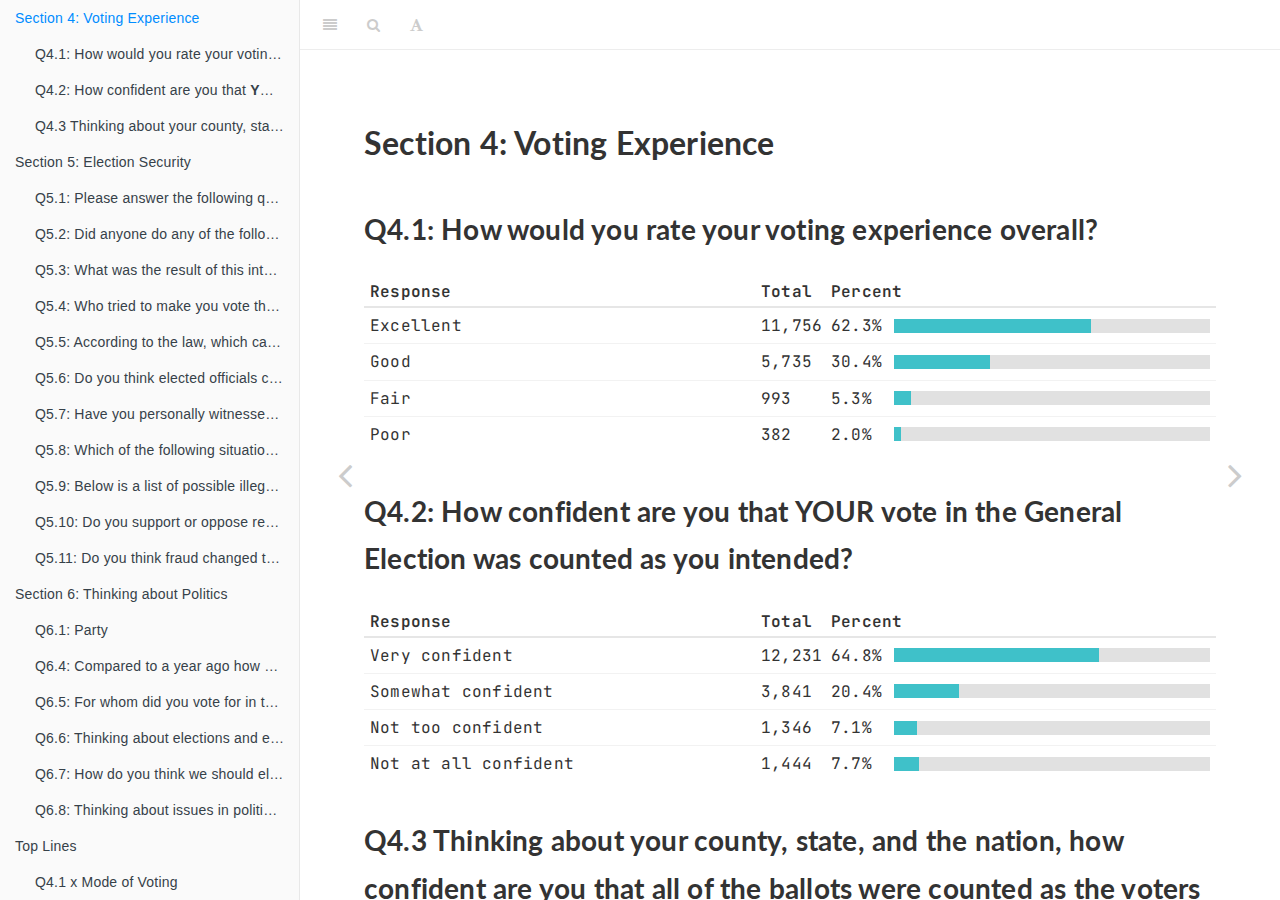
<file: docs/section-4-voting-experience.html>
<!DOCTYPE html>
<html lang="" xml:lang="">
<head>

  <meta charset="utf-8" />
  <meta http-equiv="X-UA-Compatible" content="IE=edge" />
  <title>Section 4: Voting Experience | Introduction</title>
  <meta name="description" content="Section 4: Voting Experience | Introduction" />
  <meta name="generator" content="bookdown 0.21 and GitBook 2.6.7" />

  <meta property="og:title" content="Section 4: Voting Experience | Introduction" />
  <meta property="og:type" content="book" />
  
  
  
  

  <meta name="twitter:card" content="summary" />
  <meta name="twitter:title" content="Section 4: Voting Experience | Introduction" />
  
  
  

<meta name="author" content="Dr. Robert Stein, Dr. Lonna Atkeson, Dr. Trey Hood, Mason Reece" />



  <meta name="viewport" content="width=device-width, initial-scale=1" />
  <meta name="apple-mobile-web-app-capable" content="yes" />
  <meta name="apple-mobile-web-app-status-bar-style" content="black" />
  
  
<link rel="prev" href="section-3-in-person-voting.html"/>
<link rel="next" href="section-5-election-security.html"/>
<script src="libs/header-attrs-2.6/header-attrs.js"></script>
<script src="libs/jquery-2.2.3/jquery.min.js"></script>
<link href="libs/gitbook-2.6.7/css/style.css" rel="stylesheet" />
<link href="libs/gitbook-2.6.7/css/plugin-table.css" rel="stylesheet" />
<link href="libs/gitbook-2.6.7/css/plugin-bookdown.css" rel="stylesheet" />
<link href="libs/gitbook-2.6.7/css/plugin-highlight.css" rel="stylesheet" />
<link href="libs/gitbook-2.6.7/css/plugin-search.css" rel="stylesheet" />
<link href="libs/gitbook-2.6.7/css/plugin-fontsettings.css" rel="stylesheet" />
<link href="libs/gitbook-2.6.7/css/plugin-clipboard.css" rel="stylesheet" />









<script src="libs/core-js-2.5.3/shim.min.js"></script>
<script src="libs/react-16.12.0/react.min.js"></script>
<script src="libs/react-16.12.0/react-dom.min.js"></script>
<script src="libs/reactwidget-1.0.0/react-tools.js"></script>
<script src="libs/htmlwidgets-1.5.3/htmlwidgets.js"></script>
<script src="libs/reactable-binding-0.2.3/reactable.js"></script>



<link rel="stylesheet" href="style.css" type="text/css" />
</head>

<body>



  <div class="book without-animation with-summary font-size-2 font-family-1" data-basepath=".">

    <div class="book-summary">
      <nav role="navigation">

<ul class="summary">
<li class="chapter" data-level="" data-path="index.html"><a href="index.html"><i class="fa fa-check"></i>Introduction</a></li>
<li class="chapter" data-level="" data-path="section-1-voting-method-frequencies.html"><a href="section-1-voting-method-frequencies.html"><i class="fa fa-check"></i>Section 1: Voting Method Frequencies</a>
<ul>
<li class="chapter" data-level="" data-path="section-1-voting-method-frequencies.html"><a href="section-1-voting-method-frequencies.html#national"><i class="fa fa-check"></i>National</a>
<ul>
<li class="chapter" data-level="" data-path="section-1-voting-method-frequencies.html"><a href="section-1-voting-method-frequencies.html#mode-of-voting-frequencies"><i class="fa fa-check"></i>Mode of Voting Frequencies</a></li>
<li class="chapter" data-level="" data-path="section-1-voting-method-frequencies.html"><a href="section-1-voting-method-frequencies.html#presidential-candidate-frequencies"><i class="fa fa-check"></i>Presidential Candidate Frequencies</a></li>
</ul></li>
<li class="chapter" data-level="" data-path="section-1-voting-method-frequencies.html"><a href="section-1-voting-method-frequencies.html#by-state"><i class="fa fa-check"></i>By State</a>
<ul>
<li class="chapter" data-level="" data-path="section-1-voting-method-frequencies.html"><a href="section-1-voting-method-frequencies.html#mode-of-voting-frequencies-1"><i class="fa fa-check"></i>Mode of Voting Frequencies</a></li>
<li class="chapter" data-level="" data-path="section-1-voting-method-frequencies.html"><a href="section-1-voting-method-frequencies.html#presidential-candidate-frequencies-1"><i class="fa fa-check"></i>Presidential Candidate Frequencies</a></li>
</ul></li>
</ul></li>
<li class="chapter" data-level="" data-path="section-2-absentee-vote-by-mail.html"><a href="section-2-absentee-vote-by-mail.html"><i class="fa fa-check"></i>Section 2: Absentee / Vote by Mail</a>
<ul>
<li class="chapter" data-level="" data-path="section-2-absentee-vote-by-mail.html"><a href="section-2-absentee-vote-by-mail.html#q2.1-how-many-contests-did-you-vote-in-on-your-2020-ballot"><i class="fa fa-check"></i>Q2.1: How many contests did you vote in on your 2020 ballot?</a></li>
<li class="chapter" data-level="" data-path="section-2-absentee-vote-by-mail.html"><a href="section-2-absentee-vote-by-mail.html#q2.2-why-did-you-request-an-absentee-ballot-please-select-all-that-apply."><i class="fa fa-check"></i>Q2.2: Why did you request an absentee ballot? Please select all that apply.</a></li>
<li class="chapter" data-level="" data-path="section-2-absentee-vote-by-mail.html"><a href="section-2-absentee-vote-by-mail.html#q2.3-have-you-voted-absentee-or-by-mail-in-a-previous-election"><i class="fa fa-check"></i>Q2.3: Have you voted absentee or by mail in a previous election?</a></li>
<li class="chapter" data-level="" data-path="section-2-absentee-vote-by-mail.html"><a href="section-2-absentee-vote-by-mail.html#q2.4-how-did-you-request-an-absentee-ballot"><i class="fa fa-check"></i>Q2.4: How did you request an absentee ballot?</a></li>
<li class="chapter" data-level="" data-path="section-2-absentee-vote-by-mail.html"><a href="section-2-absentee-vote-by-mail.html#q2.5-did-you-log-on-to-your-voter-registration-record-to-do-any-of-the-following-please-select-all-that-apply."><i class="fa fa-check"></i>Q2.5: Did you log on to your voter registration record to do any of the following? Please select all that apply.</a></li>
<li class="chapter" data-level="" data-path="section-2-absentee-vote-by-mail.html"><a href="section-2-absentee-vote-by-mail.html#q2.6-how-was-your-mail-ballot-delivered-to-you"><i class="fa fa-check"></i>Q2.6: How was your mail ballot delivered to you?</a></li>
<li class="chapter" data-level="" data-path="section-2-absentee-vote-by-mail.html"><a href="section-2-absentee-vote-by-mail.html#q2.7-did-you-fill-out-your-ballot-with-anyone-else-such-as-a-family-member-or-friend-or-did-you-complete-your-ballot-by-yourself"><i class="fa fa-check"></i>Q2.7: Did you fill out your ballot with anyone else, such as a family member or friend, or did you complete your ballot by yourself?</a></li>
<li class="chapter" data-level="" data-path="section-2-absentee-vote-by-mail.html"><a href="section-2-absentee-vote-by-mail.html#q2.8-with-whom-did-you-complete-your-ballot-please-select-all-that-apply."><i class="fa fa-check"></i>Q2.8: With whom did you complete your ballot? Please select all that apply.</a></li>
<li class="chapter" data-level="" data-path="section-2-absentee-vote-by-mail.html"><a href="section-2-absentee-vote-by-mail.html#q2.9-when-did-you-return-your-mail-ballot"><i class="fa fa-check"></i>Q2.9: When did you return your mail ballot?</a></li>
<li class="chapter" data-level="" data-path="section-2-absentee-vote-by-mail.html"><a href="section-2-absentee-vote-by-mail.html#q2.10-who-returned-your-ballot-or-dropped-it-in-the-mail"><i class="fa fa-check"></i>Q2.10: Who returned your ballot or dropped it in the mail?</a></li>
<li class="chapter" data-level="" data-path="section-2-absentee-vote-by-mail.html"><a href="section-2-absentee-vote-by-mail.html#q2.11-how-did-you-return-your-ballot"><i class="fa fa-check"></i>Q2.11: How did you return your ballot?</a></li>
<li class="chapter" data-level="" data-path="section-2-absentee-vote-by-mail.html"><a href="section-2-absentee-vote-by-mail.html#q2.12-if-someone-else-returned-your-ballot-how-did-they-return-your-ballot"><i class="fa fa-check"></i>Q2.12: If someone else returned your ballot, how did they return your ballot?</a></li>
<li class="chapter" data-level="" data-path="section-2-absentee-vote-by-mail.html"><a href="section-2-absentee-vote-by-mail.html#q2.13-did-you-return-anyone-elses-ballot"><i class="fa fa-check"></i>Q2.13: Did you return anyone else’s ballot?</a></li>
<li class="chapter" data-level="" data-path="section-2-absentee-vote-by-mail.html"><a href="section-2-absentee-vote-by-mail.html#q2.14-whose-ballots-did-you-return-please-select-all-that-apply."><i class="fa fa-check"></i>Q2.14: Whose ballot(s) did you return? Please select all that apply.</a></li>
<li class="chapter" data-level="" data-path="section-2-absentee-vote-by-mail.html"><a href="section-2-absentee-vote-by-mail.html#q2.16-why-did-you-decide-to-drop-off-your-ballot-rather-than-mail-the-ballot-back-in-please-select-all-that-apply."><i class="fa fa-check"></i>Q2.16: Why did you decide to drop off your ballot rather than mail the ballot back in? Please select all that apply.</a></li>
<li class="chapter" data-level="" data-path="section-2-absentee-vote-by-mail.html"><a href="section-2-absentee-vote-by-mail.html#q2.17-were-you-contacted-by-your-local-election-official-because-there-was-a-problem-with-your-ballot-and-it-could-not-be-counted"><i class="fa fa-check"></i>Q2.17: Were you contacted by your local election official because there was a problem with your ballot and it could not be counted?</a></li>
<li class="chapter" data-level="" data-path="section-2-absentee-vote-by-mail.html"><a href="section-2-absentee-vote-by-mail.html#q2.18-were-you-able-to-resolve-the-problem"><i class="fa fa-check"></i>Q2.18: Were you able to resolve the problem?</a></li>
<li class="chapter" data-level="" data-path="section-2-absentee-vote-by-mail.html"><a href="section-2-absentee-vote-by-mail.html#q2.20-did-you-check-to-see-if-your-ballot-arrived-at-your-county-elections-office-before-election-day"><i class="fa fa-check"></i>Q2.20: Did you check to see if your ballot arrived at your County Elections office before Election Day?</a></li>
<li class="chapter" data-level="" data-path="section-2-absentee-vote-by-mail.html"><a href="section-2-absentee-vote-by-mail.html#q2.21-overall-how-difficult-was-it-to-follow-all-the-instructions-necessary-to-cast-your-ballot-and-return-it-to-be-counted"><i class="fa fa-check"></i>Q2.21: Overall, how difficult was it to follow all the instructions necessary to cast your ballot and return it to be counted?</a></li>
<li class="chapter" data-level="" data-path="section-2-absentee-vote-by-mail.html"><a href="section-2-absentee-vote-by-mail.html#q2.22-how-concerned-were-you-that-your-ballot-would-arrive-at-the-county-clerks-office-in-time-to-be-counted"><i class="fa fa-check"></i>Q2.22: How concerned were you that your ballot would arrive at the County Clerk’s office in time to be counted?</a></li>
<li class="chapter" data-level="" data-path="section-2-absentee-vote-by-mail.html"><a href="section-2-absentee-vote-by-mail.html#q2.23-did-you-encounter-any-problems-marking-or-completing-your-ballot-that-may-have-interfered-with-your-ability-to-cast-your-vote-as-intended"><i class="fa fa-check"></i>Q2.23: Did you encounter any problems marking or completing your ballot that may have interfered with your ability to cast your vote as intended?</a></li>
<li class="chapter" data-level="" data-path="section-2-absentee-vote-by-mail.html"><a href="section-2-absentee-vote-by-mail.html#q2.25-given-your-experience-this-year-with-mail-in-voting-how-likely-are-you-to-vote-absentee-next-time"><i class="fa fa-check"></i>Q2.25: Given your experience this year with mail in voting, how likely are you to vote absentee next time?</a></li>
</ul></li>
<li class="chapter" data-level="" data-path="section-3-in-person-voting.html"><a href="section-3-in-person-voting.html"><i class="fa fa-check"></i>Section 3: In-Person Voting</a>
<ul>
<li class="chapter" data-level="" data-path="section-3-in-person-voting.html"><a href="section-3-in-person-voting.html#q3.1-how-would-you-rate-your-voting-experience-overall"><i class="fa fa-check"></i>Q3.1: How would you rate your voting experience overall?</a></li>
<li class="chapter" data-level="" data-path="section-3-in-person-voting.html"><a href="section-3-in-person-voting.html#q3.2-approximately-how-long-did-you-have-to-wait-in-line-to-vote"><i class="fa fa-check"></i>Q3.2: Approximately how long did you have to wait in line to vote?</a></li>
<li class="chapter" data-level="" data-path="section-3-in-person-voting.html"><a href="section-3-in-person-voting.html#q3.3-when-you-first-checked-in-at-the-polling-place-to-vote-which-of-the-following-statements-most-closely-describes-how-you-were-asked-to-identify-yourself"><i class="fa fa-check"></i>Q3.3: When you first checked in at the polling place to vote, which of the following statements most closely describes how you were asked to identify yourself?</a></li>
<li class="chapter" data-level="" data-path="section-3-in-person-voting.html"><a href="section-3-in-person-voting.html#q3.4-please-mark-how-much-you-agree-or-disagree-with-the-following-statements-regarding-the-voting-location-where-you-voted"><i class="fa fa-check"></i>Q3.4: Please mark how much you agree or disagree with the following statements regarding the voting location where you voted:</a>
<ul>
<li class="chapter" data-level="" data-path="section-3-in-person-voting.html"><a href="section-3-in-person-voting.html#the-location-was-easy-to-find"><i class="fa fa-check"></i>The location was easy to find</a></li>
<li class="chapter" data-level="" data-path="section-3-in-person-voting.html"><a href="section-3-in-person-voting.html#i-had-to-go-far-out-of-my-way-to-vote"><i class="fa fa-check"></i>I had to go far out of my way to vote</a></li>
<li class="chapter" data-level="" data-path="section-3-in-person-voting.html"><a href="section-3-in-person-voting.html#it-was-hard-to-find-a-place-to-park"><i class="fa fa-check"></i>It was hard to find a place to park</a></li>
<li class="chapter" data-level="" data-path="section-3-in-person-voting.html"><a href="section-3-in-person-voting.html#the-poll-workers-were-helpful"><i class="fa fa-check"></i>The poll workers were helpful</a></li>
<li class="chapter" data-level="" data-path="section-3-in-person-voting.html"><a href="section-3-in-person-voting.html#my-ballot-privacy-was-protected"><i class="fa fa-check"></i>My ballot privacy was protected</a></li>
<li class="chapter" data-level="" data-path="section-3-in-person-voting.html"><a href="section-3-in-person-voting.html#the-ballot-was-too-long"><i class="fa fa-check"></i>The ballot was too long</a></li>
<li class="chapter" data-level="" data-path="section-3-in-person-voting.html"><a href="section-3-in-person-voting.html#i-felt-safe-from-covid-19-while-voting-in-person"><i class="fa fa-check"></i>I felt safe from COVID-19 while voting in-person</a></li>
</ul></li>
<li class="chapter" data-level="" data-path="section-3-in-person-voting.html"><a href="section-3-in-person-voting.html#q3.5-please-answer-the-following-questions"><i class="fa fa-check"></i>Q3.5: Please answer the following questions:</a>
<ul>
<li class="chapter" data-level="" data-path="section-3-in-person-voting.html"><a href="section-3-in-person-voting.html#did-someone-in-line-at-the-polling-place-ask-you-who-you-were-voting-for"><i class="fa fa-check"></i>Did someone in line at the polling place ask you who you were voting for?</a></li>
<li class="chapter" data-level="" data-path="section-3-in-person-voting.html"><a href="section-3-in-person-voting.html#did-a-poll-worker-look-at-your-ballot-and-see-who-you-were-voting-for"><i class="fa fa-check"></i>Did a poll worker look at your ballot and see who you were voting for?</a></li>
<li class="chapter" data-level="" data-path="section-3-in-person-voting.html"><a href="section-3-in-person-voting.html#did-another-voter-look-at-your-ballot-while-you-were-voting-or-while-you-were-in-line-to-feed-it-into-the-vote-tabulator"><i class="fa fa-check"></i>Did another voter look at your ballot while you were voting or while you were in line to feed it into the vote tabulator?</a></li>
<li class="chapter" data-level="" data-path="section-3-in-person-voting.html"><a href="section-3-in-person-voting.html#did-you-keep-your-ballot-in-a-privacy-sleeve-while-you-were-moving-around-the-vote-center"><i class="fa fa-check"></i>Did you keep your ballot in a privacy sleeve while you were moving around the vote center</a></li>
</ul></li>
<li class="chapter" data-level="" data-path="section-3-in-person-voting.html"><a href="section-3-in-person-voting.html#q3.6-how-would-you-rate-efforts-at-your-polling-location-to-prevent-voters-and-poll-workers-from-contracting-the-covid-19-virus"><i class="fa fa-check"></i>Q3.6: How would you rate efforts at your polling location to prevent voters and poll workers from contracting the COVID-19 virus?</a></li>
</ul></li>
<li class="chapter" data-level="" data-path="section-4-voting-experience.html"><a href="section-4-voting-experience.html"><i class="fa fa-check"></i>Section 4: Voting Experience</a>
<ul>
<li class="chapter" data-level="" data-path="section-4-voting-experience.html"><a href="section-4-voting-experience.html#q4.1-how-would-you-rate-your-voting-experience-overall"><i class="fa fa-check"></i>Q4.1: How would you rate your voting experience overall?</a></li>
<li><a href="section-4-voting-experience.html#q4.2-how-confident-are-you-that-your-vote-in-the-general-election-was-counted-as-you-intended">Q4.2: How confident are you that <b>YOUR</b> vote in the General Election was counted as you intended?</a></li>
<li class="chapter" data-level="" data-path="section-4-voting-experience.html"><a href="section-4-voting-experience.html#q4.3-thinking-about-your-county-state-and-the-nation-how-confident-are-you-that-all-of-the-ballots-were-counted-as-the-voters-intended"><i class="fa fa-check"></i>Q4.3 Thinking about your county, state, and the nation, how confident are you that all of the ballots were counted as the voters intended?</a>
<ul>
<li class="chapter" data-level="" data-path="section-4-voting-experience.html"><a href="section-4-voting-experience.html#your-county"><i class="fa fa-check"></i>Your county</a></li>
<li class="chapter" data-level="" data-path="section-4-voting-experience.html"><a href="section-4-voting-experience.html#your-state"><i class="fa fa-check"></i>Your state</a></li>
<li class="chapter" data-level="" data-path="section-4-voting-experience.html"><a href="section-4-voting-experience.html#nationwide"><i class="fa fa-check"></i>Nationwide</a></li>
</ul></li>
</ul></li>
<li class="chapter" data-level="" data-path="section-5-election-security.html"><a href="section-5-election-security.html"><i class="fa fa-check"></i>Section 5: Election Security</a>
<ul>
<li class="chapter" data-level="" data-path="section-5-election-security.html"><a href="section-5-election-security.html#q5.1-please-answer-the-following-questions"><i class="fa fa-check"></i>Q5.1: Please answer the following questions:</a>
<ul>
<li class="chapter" data-level="" data-path="section-5-election-security.html"><a href="section-5-election-security.html#how-often-does-anyone-including-friends-or-family-ask-you-which-candidate-you-prefer-or-voted-for"><i class="fa fa-check"></i>How often does anyone, including friends or family, ask you which candidate you prefer or voted for?</a></li>
<li class="chapter" data-level="" data-path="section-5-election-security.html"><a href="section-5-election-security.html#if-a-friend-or-family-member-asks-you-who-you-prefer-in-an-election-how-often-do-you-name-a-candidate"><i class="fa fa-check"></i>If a friend or family member asks you who you prefer in an election, how often do you name a candidate?</a></li>
<li class="chapter" data-level="" data-path="section-5-election-security.html"><a href="section-5-election-security.html#if-you-tell-a-close-friend-or-family-member-which-candidate-you-prefer-how-often-do-you-tell-the-truth"><i class="fa fa-check"></i>If you tell a close friend or family member which candidate you prefer, how often do you tell the truth?</a></li>
<li class="chapter" data-level="" data-path="section-5-election-security.html"><a href="section-5-election-security.html#ballots-are-changed-by-election-workers."><i class="fa fa-check"></i>Ballots are changed by election workers.</a></li>
<li class="chapter" data-level="" data-path="section-5-election-security.html"><a href="section-5-election-security.html#elected-officials-make-rules-that-favor-one-party-or-another."><i class="fa fa-check"></i>Elected officials make rules that favor one party or another.</a></li>
</ul></li>
<li class="chapter" data-level="" data-path="section-5-election-security.html"><a href="section-5-election-security.html#q5.2-did-anyone-do-any-of-the-following-please-select-all-that-apply."><i class="fa fa-check"></i>Q5.2: Did anyone do any of the following? Please select all that apply.</a></li>
<li class="chapter" data-level="" data-path="section-5-election-security.html"><a href="section-5-election-security.html#q5.3-what-was-the-result-of-this-interaction"><i class="fa fa-check"></i>Q5.3: What was the result of this interaction?</a></li>
<li class="chapter" data-level="" data-path="section-5-election-security.html"><a href="section-5-election-security.html#q5.4-who-tried-to-make-you-vote-the-way-you-didnt-want-to"><i class="fa fa-check"></i>Q5.4: Who tried to make you vote the way you didn’t want to?</a></li>
<li class="chapter" data-level="" data-path="section-5-election-security.html"><a href="section-5-election-security.html#q5.5-according-to-the-law-which-candidate-you-vote-for-is-supposed-to-be-kept-secret-unless-you-tell-someone.-even-so-how-easy-or-hard-do-you-think-it-would-be-for-politicians-union-officials-or-the-people-you-work-for-to-find-out-who-you-voted-for-even-if-you-told-no-one"><i class="fa fa-check"></i>Q5.5: According to the law, which candidate you vote for is supposed to be kept secret unless you tell someone. Even so, how easy or hard do you think it would be for politicians, union officials, or the people you work for to find out who you voted for, even if you told no one?</a></li>
<li class="chapter" data-level="" data-path="section-5-election-security.html"><a href="section-5-election-security.html#q5.6-do-you-think-elected-officials-can-access-voting-records-and-figure-out-who-a-voter-has-voted-for"><i class="fa fa-check"></i>Q5.6: Do you think elected officials can access voting records and figure out who a voter has voted for?</a></li>
<li class="chapter" data-level="" data-path="section-5-election-security.html"><a href="section-5-election-security.html#q5.7-have-you-personally-witnessed-what-you-believe-to-be-election-or-voter-fraud-in-the-2020-presidential-election"><i class="fa fa-check"></i>Q5.7: Have you personally witnessed what you believe to be election or voter fraud in the 2020 Presidential Election?</a></li>
<li class="chapter" data-level="" data-path="section-5-election-security.html"><a href="section-5-election-security.html#q5.8-which-of-the-following-situations-did-you-personally-observe-in-the-2020-presidential-election-please-select-all-that-apply."><i class="fa fa-check"></i>Q5.8: Which of the following situations did you personally observe in the 2020 Presidential Election? Please select all that apply.</a></li>
<li class="chapter" data-level="" data-path="section-5-election-security.html"><a href="section-5-election-security.html#q5.9-below-is-a-list-of-possible-illegal-election-activities-that-may-or-may-not-take-place-in-your-state.-how-often-you-think-each-event-occurs"><i class="fa fa-check"></i>Q5.9: Below is a list of possible illegal election activities that may or may not take place in your state. How often you think each event occurs?</a>
<ul>
<li class="chapter" data-level="" data-path="section-5-election-security.html"><a href="section-5-election-security.html#voted-absentee-ballots-are-stolen-and-thrown-away-after-being-submitted"><i class="fa fa-check"></i>Voted absentee ballots are stolen and thrown away after being submitted</a></li>
<li class="chapter" data-level="" data-path="section-5-election-security.html"><a href="section-5-election-security.html#someone-intimidates-a-voter-into-voting-for-someone-they-didnt-want-to"><i class="fa fa-check"></i>Someone intimidates a voter into voting for someone they didn’t want to</a></li>
<li class="chapter" data-level="" data-path="section-5-election-security.html"><a href="section-5-election-security.html#someone-steals-an-absentee-ballot-changes-the-ballot-and-casts-it."><i class="fa fa-check"></i>Someone steals an absentee ballot, changes the ballot, and casts it.</a></li>
<li class="chapter" data-level="" data-path="section-5-election-security.html"><a href="section-5-election-security.html#someone-bribes-someone-or-pays-them-money-for-their-vote"><i class="fa fa-check"></i>Someone bribes someone or pays them money for their vote</a></li>
<li class="chapter" data-level="" data-path="section-5-election-security.html"><a href="section-5-election-security.html#someone-intimidates-a-voter-into-not-voting"><i class="fa fa-check"></i>Someone intimidates a voter into not voting</a></li>
<li class="chapter" data-level="" data-path="section-5-election-security.html"><a href="section-5-election-security.html#someone-being-denied-the-opportunity-to-vote-who-is-an-eligible-voter-by-a-poll-worker-or-other-election-official"><i class="fa fa-check"></i>Someone being denied the opportunity to vote who is an eligible voter by a poll worker or other election official</a></li>
<li class="chapter" data-level="" data-path="section-5-election-security.html"><a href="section-5-election-security.html#voting-machines-fail-to-record-votes-correctly"><i class="fa fa-check"></i>Voting machines fail to record votes correctly</a></li>
</ul></li>
<li class="chapter" data-level="" data-path="section-5-election-security.html"><a href="section-5-election-security.html#q5.10-do-you-support-or-oppose-requiring-all-people-to-show-government-issues-photo-id-when-they-vote"><i class="fa fa-check"></i>Q5.10: Do you support or oppose requiring all people to show government issues photo ID when they vote?</a></li>
<li class="chapter" data-level="" data-path="section-5-election-security.html"><a href="section-5-election-security.html#q5.11-do-you-think-fraud-changed-the-outcome-of-the-presidential-election-in-your-state"><i class="fa fa-check"></i>Q5.11: Do you think fraud changed the outcome of the Presidential election in your state?</a></li>
</ul></li>
<li class="chapter" data-level="" data-path="section-6-thinking-about-politics.html"><a href="section-6-thinking-about-politics.html"><i class="fa fa-check"></i>Section 6: Thinking about Politics</a>
<ul>
<li class="chapter" data-level="" data-path="section-6-thinking-about-politics.html"><a href="section-6-thinking-about-politics.html#q6.1-party"><i class="fa fa-check"></i>Q6.1: Party</a></li>
<li class="chapter" data-level="" data-path="section-6-thinking-about-politics.html"><a href="section-6-thinking-about-politics.html#q6.4-compared-to-a-year-ago-how-are-each-of-the-following-doing-economically"><i class="fa fa-check"></i>Q6.4: Compared to a year ago how are each of the following doing economically?</a>
<ul>
<li class="chapter" data-level="" data-path="section-6-thinking-about-politics.html"><a href="section-6-thinking-about-politics.html#you-and-your-family"><i class="fa fa-check"></i>You and your family</a></li>
<li class="chapter" data-level="" data-path="section-6-thinking-about-politics.html"><a href="section-6-thinking-about-politics.html#national-economy"><i class="fa fa-check"></i>National economy</a></li>
<li class="chapter" data-level="" data-path="section-6-thinking-about-politics.html"><a href="section-6-thinking-about-politics.html#state-economy"><i class="fa fa-check"></i>State economy</a></li>
</ul></li>
<li class="chapter" data-level="" data-path="section-6-thinking-about-politics.html"><a href="section-6-thinking-about-politics.html#q6.5-for-whom-did-you-vote-for-in-the-race-for-u.s.-president"><i class="fa fa-check"></i>Q6.5: For whom did you vote for in the race for U.S. President?</a></li>
<li class="chapter" data-level="" data-path="section-6-thinking-about-politics.html"><a href="section-6-thinking-about-politics.html#q6.6-thinking-about-elections-and-election-reform-which-is-more-important"><i class="fa fa-check"></i>Q6.6: Thinking about elections and election reform, which is more important?</a></li>
<li class="chapter" data-level="" data-path="section-6-thinking-about-politics.html"><a href="section-6-thinking-about-politics.html#q6.7-how-do-you-think-we-should-elect-the-president-the-candidate-who-gets-the-most-votes-in-all-50-states-or-the-current-electoral-college-system"><i class="fa fa-check"></i>Q6.7: How do you think we should elect the President: the candidate who gets the most votes in all 50 states, or the current Electoral College system?</a></li>
<li class="chapter" data-level="" data-path="section-6-thinking-about-politics.html"><a href="section-6-thinking-about-politics.html#q6.8-thinking-about-issues-in-politics-today-that-matter-to-you-how-often-would-you-say-your-side-has-been-winning-or-losing"><i class="fa fa-check"></i>Q6.8: Thinking about issues in politics today that matter to you, how often would you say your side has been winning or losing?</a></li>
</ul></li>
<li class="chapter" data-level="" data-path="top-lines.html"><a href="top-lines.html"><i class="fa fa-check"></i>Top Lines</a>
<ul>
<li class="chapter" data-level="" data-path="top-lines.html"><a href="top-lines.html#q4.1-x-mode-of-voting"><i class="fa fa-check"></i>Q4.1 x Mode of Voting</a></li>
<li class="chapter" data-level="" data-path="top-lines.html"><a href="top-lines.html#q4.1-x-party"><i class="fa fa-check"></i>Q4.1 x Party</a></li>
<li class="chapter" data-level="" data-path="top-lines.html"><a href="top-lines.html#q4.1-x-presidential-candidate"><i class="fa fa-check"></i>Q4.1 x Presidential Candidate</a></li>
<li class="chapter" data-level="" data-path="top-lines.html"><a href="top-lines.html#q4.2-x-mode-of-voting"><i class="fa fa-check"></i>Q4.2 x Mode of Voting</a></li>
<li class="chapter" data-level="" data-path="top-lines.html"><a href="top-lines.html#q4.2-x-party"><i class="fa fa-check"></i>Q4.2 x Party</a></li>
<li class="chapter" data-level="" data-path="top-lines.html"><a href="top-lines.html#q4.2-x-presidential-candidate-choice"><i class="fa fa-check"></i>Q4.2 x Presidential Candidate Choice</a></li>
<li class="chapter" data-level="" data-path="top-lines.html"><a href="top-lines.html#q4.3-x-mode-of-voting"><i class="fa fa-check"></i>Q4.3 x Mode of Voting</a>
<ul>
<li class="chapter" data-level="" data-path="top-lines.html"><a href="top-lines.html#your-county-1"><i class="fa fa-check"></i>Your county</a></li>
<li class="chapter" data-level="" data-path="top-lines.html"><a href="top-lines.html#your-state-1"><i class="fa fa-check"></i>Your state</a></li>
<li class="chapter" data-level="" data-path="top-lines.html"><a href="top-lines.html#nationwide-1"><i class="fa fa-check"></i>Nationwide</a></li>
</ul></li>
<li class="chapter" data-level="" data-path="top-lines.html"><a href="top-lines.html#q4.3-x-party"><i class="fa fa-check"></i>Q4.3 x Party</a>
<ul>
<li class="chapter" data-level="" data-path="top-lines.html"><a href="top-lines.html#your-county-2"><i class="fa fa-check"></i>Your county</a></li>
<li class="chapter" data-level="" data-path="top-lines.html"><a href="top-lines.html#your-state-2"><i class="fa fa-check"></i>Your state</a></li>
<li class="chapter" data-level="" data-path="top-lines.html"><a href="top-lines.html#nation"><i class="fa fa-check"></i>Nation</a></li>
</ul></li>
<li class="chapter" data-level="" data-path="top-lines.html"><a href="top-lines.html#q4.3-x-presidential-candidate-choice"><i class="fa fa-check"></i>Q4.3 x Presidential Candidate Choice</a>
<ul>
<li class="chapter" data-level="" data-path="top-lines.html"><a href="top-lines.html#your-county-3"><i class="fa fa-check"></i>Your county</a></li>
<li class="chapter" data-level="" data-path="top-lines.html"><a href="top-lines.html#your-state-3"><i class="fa fa-check"></i>Your state</a></li>
<li class="chapter" data-level="" data-path="top-lines.html"><a href="top-lines.html#nation-1"><i class="fa fa-check"></i>Nation</a></li>
</ul></li>
<li class="chapter" data-level="" data-path="top-lines.html"><a href="top-lines.html#q5.11-x-mode-of-voting"><i class="fa fa-check"></i>Q5.11 x Mode of Voting</a></li>
<li class="chapter" data-level="" data-path="top-lines.html"><a href="top-lines.html#q5.11-x-party"><i class="fa fa-check"></i>Q5.11 x Party</a></li>
<li class="chapter" data-level="" data-path="top-lines.html"><a href="top-lines.html#q5.11-x-presidential-candidate"><i class="fa fa-check"></i>Q5.11 x Presidential Candidate</a></li>
</ul></li>
</ul>

      </nav>
    </div>

    <div class="book-body">
      <div class="body-inner">
        <div class="book-header" role="navigation">
          <h1>
            <i class="fa fa-circle-o-notch fa-spin"></i><a href="./">Introduction</a>
          </h1>
        </div>

        <div class="page-wrapper" tabindex="-1" role="main">
          <div class="page-inner">

            <section class="normal" id="section-">
<div id="section-4-voting-experience" class="section level1">
<h1>Section 4: Voting Experience</h1>
<div id="q4.1-how-would-you-rate-your-voting-experience-overall" class="section level2">
<h2>Q4.1: How would you rate your voting experience overall?</h2>
<div id="htmlwidget-b9127796f9d96b0d985c" class="reactable html-widget" style="width:auto;height:auto;"></div>
<script type="application/json" data-for="htmlwidget-b9127796f9d96b0d985c">{"x":{"tag":{"name":"Reactable","attribs":{"data":{"id":[1,3,2,4],"response":["Excellent","Fair","Good","Poor"],"n":[11756,993,5735,382],"percent":[0.623131559419061,0.052634368705608,0.30398600657267,0.0202480653026609]},"columns":[{"accessor":"id","name":"ID","type":"numeric","align":"left","headerClassName":"header","show":false,"width":30},{"accessor":"response","name":"Response","type":"factor","align":"left","headerClassName":"header"},{"accessor":"n","name":"Total","type":"numeric","align":"left","headerClassName":"header","format":{"cell":{"separators":true},"aggregated":{"separators":true}},"width":70,"style":{"whiteSpace":"pre"}},{"accessor":"percent","name":"Percent","type":"numeric","align":"left","headerClassName":"header","cell":[{"name":"div","attribs":{"style":{"display":"flex","alignItems":"center"}},"children":["62.3% ",{"name":"div","attribs":{"style":{"flexGrow":1,"marginLeft":"2px","background":"#e1e1e1"}},"children":[{"name":"div","attribs":{"style":{"background":"#3fc1c9","width":"62.3% ","height":"14px"}},"children":[]}]}]},{"name":"div","attribs":{"style":{"display":"flex","alignItems":"center"}},"children":["5.3%  ",{"name":"div","attribs":{"style":{"flexGrow":1,"marginLeft":"2px","background":"#e1e1e1"}},"children":[{"name":"div","attribs":{"style":{"background":"#3fc1c9","width":"5.3%  ","height":"14px"}},"children":[]}]}]},{"name":"div","attribs":{"style":{"display":"flex","alignItems":"center"}},"children":["30.4% ",{"name":"div","attribs":{"style":{"flexGrow":1,"marginLeft":"2px","background":"#e1e1e1"}},"children":[{"name":"div","attribs":{"style":{"background":"#3fc1c9","width":"30.4% ","height":"14px"}},"children":[]}]}]},{"name":"div","attribs":{"style":{"display":"flex","alignItems":"center"}},"children":["2.0%  ",{"name":"div","attribs":{"style":{"flexGrow":1,"marginLeft":"2px","background":"#e1e1e1"}},"children":[{"name":"div","attribs":{"style":{"background":"#3fc1c9","width":"2.0%  ","height":"14px"}},"children":[]}]}]}],"style":{"whiteSpace":"pre"}}],"sortable":false,"defaultSorted":[{"id":"id","desc":false}],"defaultPageSize":4,"paginationType":"numbers","showPageInfo":true,"minRows":1,"compact":true,"dataKey":"47bf3326345b57c34aa89c0ffdc0464e","key":"47bf3326345b57c34aa89c0ffdc0464e"},"children":[]},"class":"reactR_markup"},"evals":[],"jsHooks":[]}</script>
</div>
<div id="q4.2-how-confident-are-you-that-your-vote-in-the-general-election-was-counted-as-you-intended" class="section level2">
<h2>Q4.2: How confident are you that <b>YOUR</b> vote in the General Election was counted as you intended?</h2>
<div id="htmlwidget-1e32358127d1ee3e338b" class="reactable html-widget" style="width:auto;height:auto;"></div>
<script type="application/json" data-for="htmlwidget-1e32358127d1ee3e338b">{"x":{"tag":{"name":"Reactable","attribs":{"data":{"id":[4,3,2,1],"response":["Not at all confident","Not too confident","Somewhat confident","Very confident"],"n":[1444,1346,3841,12231],"percent":[0.0765560385961192,0.0713604071678507,0.203636941999788,0.648446612236242]},"columns":[{"accessor":"id","name":"ID","type":"numeric","align":"left","headerClassName":"header","show":false,"width":30},{"accessor":"response","name":"Response","type":"factor","align":"left","headerClassName":"header"},{"accessor":"n","name":"Total","type":"numeric","align":"left","headerClassName":"header","format":{"cell":{"separators":true},"aggregated":{"separators":true}},"width":70,"style":{"whiteSpace":"pre"}},{"accessor":"percent","name":"Percent","type":"numeric","align":"left","headerClassName":"header","cell":[{"name":"div","attribs":{"style":{"display":"flex","alignItems":"center"}},"children":["7.7%  ",{"name":"div","attribs":{"style":{"flexGrow":1,"marginLeft":"2px","background":"#e1e1e1"}},"children":[{"name":"div","attribs":{"style":{"background":"#3fc1c9","width":"7.7%  ","height":"14px"}},"children":[]}]}]},{"name":"div","attribs":{"style":{"display":"flex","alignItems":"center"}},"children":["7.1%  ",{"name":"div","attribs":{"style":{"flexGrow":1,"marginLeft":"2px","background":"#e1e1e1"}},"children":[{"name":"div","attribs":{"style":{"background":"#3fc1c9","width":"7.1%  ","height":"14px"}},"children":[]}]}]},{"name":"div","attribs":{"style":{"display":"flex","alignItems":"center"}},"children":["20.4% ",{"name":"div","attribs":{"style":{"flexGrow":1,"marginLeft":"2px","background":"#e1e1e1"}},"children":[{"name":"div","attribs":{"style":{"background":"#3fc1c9","width":"20.4% ","height":"14px"}},"children":[]}]}]},{"name":"div","attribs":{"style":{"display":"flex","alignItems":"center"}},"children":["64.8% ",{"name":"div","attribs":{"style":{"flexGrow":1,"marginLeft":"2px","background":"#e1e1e1"}},"children":[{"name":"div","attribs":{"style":{"background":"#3fc1c9","width":"64.8% ","height":"14px"}},"children":[]}]}]}],"style":{"whiteSpace":"pre"}}],"sortable":false,"defaultSorted":[{"id":"id","desc":false}],"defaultPageSize":4,"paginationType":"numbers","showPageInfo":true,"minRows":1,"compact":true,"dataKey":"294fd7d0fd43fd5ab2812b462942dc1e","key":"294fd7d0fd43fd5ab2812b462942dc1e"},"children":[]},"class":"reactR_markup"},"evals":[],"jsHooks":[]}</script>
</div>
<div id="q4.3-thinking-about-your-county-state-and-the-nation-how-confident-are-you-that-all-of-the-ballots-were-counted-as-the-voters-intended" class="section level2">
<h2>Q4.3 Thinking about your county, state, and the nation, how confident are you that all of the ballots were counted as the voters intended?</h2>
<div id="your-county" class="section level3">
<h3>Your county</h3>
<div id="htmlwidget-97f8995c48b24a537eef" class="reactable html-widget" style="width:auto;height:auto;"></div>
<script type="application/json" data-for="htmlwidget-97f8995c48b24a537eef">{"x":{"tag":{"name":"Reactable","attribs":{"data":{"id":[4,3,2,1],"response":["Not at all confident","Not too confident","Somewhat confident","Very Confident"],"n":[2161,1294,3770,11624],"percent":[0.114647991935912,0.0686508568093798,0.200010610642474,0.616690540612234]},"columns":[{"accessor":"id","name":"ID","type":"numeric","align":"left","headerClassName":"header","show":false,"width":30},{"accessor":"response","name":"Response","type":"factor","align":"left","headerClassName":"header"},{"accessor":"n","name":"Total","type":"numeric","align":"left","headerClassName":"header","format":{"cell":{"separators":true},"aggregated":{"separators":true}},"width":70,"style":{"whiteSpace":"pre"}},{"accessor":"percent","name":"Percent","type":"numeric","align":"left","headerClassName":"header","cell":[{"name":"div","attribs":{"style":{"display":"flex","alignItems":"center"}},"children":["11.5% ",{"name":"div","attribs":{"style":{"flexGrow":1,"marginLeft":"2px","background":"#e1e1e1"}},"children":[{"name":"div","attribs":{"style":{"background":"#3fc1c9","width":"11.5% ","height":"14px"}},"children":[]}]}]},{"name":"div","attribs":{"style":{"display":"flex","alignItems":"center"}},"children":["6.9%  ",{"name":"div","attribs":{"style":{"flexGrow":1,"marginLeft":"2px","background":"#e1e1e1"}},"children":[{"name":"div","attribs":{"style":{"background":"#3fc1c9","width":"6.9%  ","height":"14px"}},"children":[]}]}]},{"name":"div","attribs":{"style":{"display":"flex","alignItems":"center"}},"children":["20.0% ",{"name":"div","attribs":{"style":{"flexGrow":1,"marginLeft":"2px","background":"#e1e1e1"}},"children":[{"name":"div","attribs":{"style":{"background":"#3fc1c9","width":"20.0% ","height":"14px"}},"children":[]}]}]},{"name":"div","attribs":{"style":{"display":"flex","alignItems":"center"}},"children":["61.7% ",{"name":"div","attribs":{"style":{"flexGrow":1,"marginLeft":"2px","background":"#e1e1e1"}},"children":[{"name":"div","attribs":{"style":{"background":"#3fc1c9","width":"61.7% ","height":"14px"}},"children":[]}]}]}],"style":{"whiteSpace":"pre"}}],"sortable":false,"defaultSorted":[{"id":"id","desc":false}],"defaultPageSize":4,"paginationType":"numbers","showPageInfo":true,"minRows":1,"compact":true,"dataKey":"16a9a4befbcd9d8aeac531b2ac373ba8","key":"16a9a4befbcd9d8aeac531b2ac373ba8"},"children":[]},"class":"reactR_markup"},"evals":[],"jsHooks":[]}</script>
</div>
<div id="your-state" class="section level3">
<h3>Your state</h3>
<div id="htmlwidget-86c569a96c5be3f0372c" class="reactable html-widget" style="width:auto;height:auto;"></div>
<script type="application/json" data-for="htmlwidget-86c569a96c5be3f0372c">{"x":{"tag":{"name":"Reactable","attribs":{"data":{"id":[4,3,2,1],"response":["Not at all confident","Not too confident","Somewhat confident","Very Confident"],"n":[2114,1650,4161,10683],"percent":[0.113607050730868,0.0886715391229579,0.223613499570077,0.574107910576096]},"columns":[{"accessor":"id","name":"ID","type":"numeric","align":"left","headerClassName":"header","show":false,"width":30},{"accessor":"response","name":"Response","type":"factor","align":"left","headerClassName":"header"},{"accessor":"n","name":"Total","type":"numeric","align":"left","headerClassName":"header","format":{"cell":{"separators":true},"aggregated":{"separators":true}},"width":70,"style":{"whiteSpace":"pre"}},{"accessor":"percent","name":"Percent","type":"numeric","align":"left","headerClassName":"header","cell":[{"name":"div","attribs":{"style":{"display":"flex","alignItems":"center"}},"children":["11.4% ",{"name":"div","attribs":{"style":{"flexGrow":1,"marginLeft":"2px","background":"#e1e1e1"}},"children":[{"name":"div","attribs":{"style":{"background":"#3fc1c9","width":"11.4% ","height":"14px"}},"children":[]}]}]},{"name":"div","attribs":{"style":{"display":"flex","alignItems":"center"}},"children":["8.9%  ",{"name":"div","attribs":{"style":{"flexGrow":1,"marginLeft":"2px","background":"#e1e1e1"}},"children":[{"name":"div","attribs":{"style":{"background":"#3fc1c9","width":"8.9%  ","height":"14px"}},"children":[]}]}]},{"name":"div","attribs":{"style":{"display":"flex","alignItems":"center"}},"children":["22.4% ",{"name":"div","attribs":{"style":{"flexGrow":1,"marginLeft":"2px","background":"#e1e1e1"}},"children":[{"name":"div","attribs":{"style":{"background":"#3fc1c9","width":"22.4% ","height":"14px"}},"children":[]}]}]},{"name":"div","attribs":{"style":{"display":"flex","alignItems":"center"}},"children":["57.4% ",{"name":"div","attribs":{"style":{"flexGrow":1,"marginLeft":"2px","background":"#e1e1e1"}},"children":[{"name":"div","attribs":{"style":{"background":"#3fc1c9","width":"57.4% ","height":"14px"}},"children":[]}]}]}],"style":{"whiteSpace":"pre"}}],"sortable":false,"defaultSorted":[{"id":"id","desc":false}],"defaultPageSize":4,"paginationType":"numbers","showPageInfo":true,"minRows":1,"compact":true,"dataKey":"fbcdbd4ae2401ba7387a4be97b563b00","key":"fbcdbd4ae2401ba7387a4be97b563b00"},"children":[]},"class":"reactR_markup"},"evals":[],"jsHooks":[]}</script>
</div>
<div id="nationwide" class="section level3">
<h3>Nationwide</h3>
<div id="htmlwidget-2c2f644ed97cb0896d5d" class="reactable html-widget" style="width:auto;height:auto;"></div>
<script type="application/json" data-for="htmlwidget-2c2f644ed97cb0896d5d">{"x":{"tag":{"name":"Reactable","attribs":{"data":{"id":[4,3,2,1],"response":["Not at all confident","Not too confident","Somewhat confident","Very Confident"],"n":[5363,2085,2830,8307],"percent":[0.288566047888082,0.112187247780468,0.152273338714017,0.446973365617433]},"columns":[{"accessor":"id","name":"ID","type":"numeric","align":"left","headerClassName":"header","show":false,"width":30},{"accessor":"response","name":"Response","type":"factor","align":"left","headerClassName":"header"},{"accessor":"n","name":"Total","type":"numeric","align":"left","headerClassName":"header","format":{"cell":{"separators":true},"aggregated":{"separators":true}},"width":70,"style":{"whiteSpace":"pre"}},{"accessor":"percent","name":"Percent","type":"numeric","align":"left","headerClassName":"header","cell":[{"name":"div","attribs":{"style":{"display":"flex","alignItems":"center"}},"children":["28.9% ",{"name":"div","attribs":{"style":{"flexGrow":1,"marginLeft":"2px","background":"#e1e1e1"}},"children":[{"name":"div","attribs":{"style":{"background":"#3fc1c9","width":"28.9% ","height":"14px"}},"children":[]}]}]},{"name":"div","attribs":{"style":{"display":"flex","alignItems":"center"}},"children":["11.2% ",{"name":"div","attribs":{"style":{"flexGrow":1,"marginLeft":"2px","background":"#e1e1e1"}},"children":[{"name":"div","attribs":{"style":{"background":"#3fc1c9","width":"11.2% ","height":"14px"}},"children":[]}]}]},{"name":"div","attribs":{"style":{"display":"flex","alignItems":"center"}},"children":["15.2% ",{"name":"div","attribs":{"style":{"flexGrow":1,"marginLeft":"2px","background":"#e1e1e1"}},"children":[{"name":"div","attribs":{"style":{"background":"#3fc1c9","width":"15.2% ","height":"14px"}},"children":[]}]}]},{"name":"div","attribs":{"style":{"display":"flex","alignItems":"center"}},"children":["44.7% ",{"name":"div","attribs":{"style":{"flexGrow":1,"marginLeft":"2px","background":"#e1e1e1"}},"children":[{"name":"div","attribs":{"style":{"background":"#3fc1c9","width":"44.7% ","height":"14px"}},"children":[]}]}]}],"style":{"whiteSpace":"pre"}}],"sortable":false,"defaultSorted":[{"id":"id","desc":false}],"defaultPageSize":4,"paginationType":"numbers","showPageInfo":true,"minRows":1,"compact":true,"dataKey":"833d69f33d8edd550cb9ce3c30234ec9","key":"833d69f33d8edd550cb9ce3c30234ec9"},"children":[]},"class":"reactR_markup"},"evals":[],"jsHooks":[]}</script>

</div>
</div>
</div>
            </section>

          </div>
        </div>
      </div>
<a href="section-3-in-person-voting.html" class="navigation navigation-prev " aria-label="Previous page"><i class="fa fa-angle-left"></i></a>
<a href="section-5-election-security.html" class="navigation navigation-next " aria-label="Next page"><i class="fa fa-angle-right"></i></a>
    </div>
  </div>
<script src="libs/gitbook-2.6.7/js/app.min.js"></script>
<script src="libs/gitbook-2.6.7/js/lunr.js"></script>
<script src="libs/gitbook-2.6.7/js/clipboard.min.js"></script>
<script src="libs/gitbook-2.6.7/js/plugin-search.js"></script>
<script src="libs/gitbook-2.6.7/js/plugin-sharing.js"></script>
<script src="libs/gitbook-2.6.7/js/plugin-fontsettings.js"></script>
<script src="libs/gitbook-2.6.7/js/plugin-bookdown.js"></script>
<script src="libs/gitbook-2.6.7/js/jquery.highlight.js"></script>
<script src="libs/gitbook-2.6.7/js/plugin-clipboard.js"></script>
<script>
gitbook.require(["gitbook"], function(gitbook) {
gitbook.start({
"sharing": {
"github": false,
"facebook": false,
"twitter": false,
"linkedin": false,
"weibo": false,
"instapaper": false,
"vk": false,
"all": null
},
"fontsettings": {
"theme": "white",
"family": "sans",
"size": 2
},
"edit": {
"link": null,
"text": null
},
"history": {
"link": null,
"text": null
},
"view": {
"link": null,
"text": null
},
"download": null,
"toc": {
"collapse": "subsection"
},
"info": false
});
});
</script>

</body>

</html>
</file>
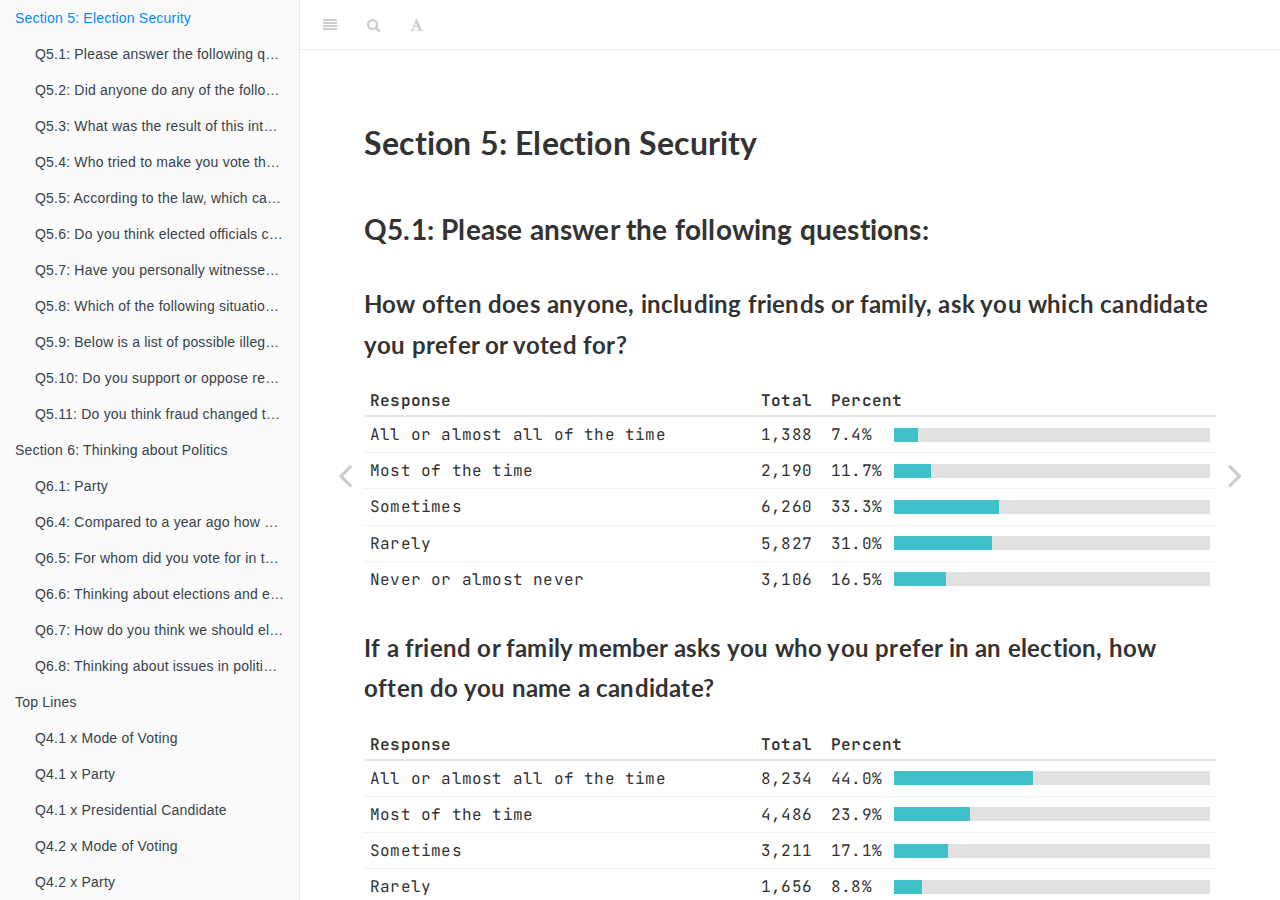
<file: docs/section-5-election-security.html>
<!DOCTYPE html>
<html lang="" xml:lang="">
<head>

  <meta charset="utf-8" />
  <meta http-equiv="X-UA-Compatible" content="IE=edge" />
  <title>Section 5: Election Security | Introduction</title>
  <meta name="description" content="Section 5: Election Security | Introduction" />
  <meta name="generator" content="bookdown 0.21 and GitBook 2.6.7" />

  <meta property="og:title" content="Section 5: Election Security | Introduction" />
  <meta property="og:type" content="book" />
  
  
  
  

  <meta name="twitter:card" content="summary" />
  <meta name="twitter:title" content="Section 5: Election Security | Introduction" />
  
  
  

<meta name="author" content="Dr. Robert Stein, Dr. Lonna Atkeson, Dr. Trey Hood, Mason Reece" />



  <meta name="viewport" content="width=device-width, initial-scale=1" />
  <meta name="apple-mobile-web-app-capable" content="yes" />
  <meta name="apple-mobile-web-app-status-bar-style" content="black" />
  
  
<link rel="prev" href="section-4-voting-experience.html"/>
<link rel="next" href="section-6-thinking-about-politics.html"/>
<script src="libs/header-attrs-2.6/header-attrs.js"></script>
<script src="libs/jquery-2.2.3/jquery.min.js"></script>
<link href="libs/gitbook-2.6.7/css/style.css" rel="stylesheet" />
<link href="libs/gitbook-2.6.7/css/plugin-table.css" rel="stylesheet" />
<link href="libs/gitbook-2.6.7/css/plugin-bookdown.css" rel="stylesheet" />
<link href="libs/gitbook-2.6.7/css/plugin-highlight.css" rel="stylesheet" />
<link href="libs/gitbook-2.6.7/css/plugin-search.css" rel="stylesheet" />
<link href="libs/gitbook-2.6.7/css/plugin-fontsettings.css" rel="stylesheet" />
<link href="libs/gitbook-2.6.7/css/plugin-clipboard.css" rel="stylesheet" />









<script src="libs/core-js-2.5.3/shim.min.js"></script>
<script src="libs/react-16.12.0/react.min.js"></script>
<script src="libs/react-16.12.0/react-dom.min.js"></script>
<script src="libs/reactwidget-1.0.0/react-tools.js"></script>
<script src="libs/htmlwidgets-1.5.3/htmlwidgets.js"></script>
<script src="libs/reactable-binding-0.2.3/reactable.js"></script>



<link rel="stylesheet" href="style.css" type="text/css" />
</head>

<body>



  <div class="book without-animation with-summary font-size-2 font-family-1" data-basepath=".">

    <div class="book-summary">
      <nav role="navigation">

<ul class="summary">
<li class="chapter" data-level="" data-path="index.html"><a href="index.html"><i class="fa fa-check"></i>Introduction</a></li>
<li class="chapter" data-level="" data-path="section-1-voting-method-frequencies.html"><a href="section-1-voting-method-frequencies.html"><i class="fa fa-check"></i>Section 1: Voting Method Frequencies</a>
<ul>
<li class="chapter" data-level="" data-path="section-1-voting-method-frequencies.html"><a href="section-1-voting-method-frequencies.html#national"><i class="fa fa-check"></i>National</a>
<ul>
<li class="chapter" data-level="" data-path="section-1-voting-method-frequencies.html"><a href="section-1-voting-method-frequencies.html#mode-of-voting-frequencies"><i class="fa fa-check"></i>Mode of Voting Frequencies</a></li>
<li class="chapter" data-level="" data-path="section-1-voting-method-frequencies.html"><a href="section-1-voting-method-frequencies.html#presidential-candidate-frequencies"><i class="fa fa-check"></i>Presidential Candidate Frequencies</a></li>
</ul></li>
<li class="chapter" data-level="" data-path="section-1-voting-method-frequencies.html"><a href="section-1-voting-method-frequencies.html#by-state"><i class="fa fa-check"></i>By State</a>
<ul>
<li class="chapter" data-level="" data-path="section-1-voting-method-frequencies.html"><a href="section-1-voting-method-frequencies.html#mode-of-voting-frequencies-1"><i class="fa fa-check"></i>Mode of Voting Frequencies</a></li>
<li class="chapter" data-level="" data-path="section-1-voting-method-frequencies.html"><a href="section-1-voting-method-frequencies.html#presidential-candidate-frequencies-1"><i class="fa fa-check"></i>Presidential Candidate Frequencies</a></li>
</ul></li>
</ul></li>
<li class="chapter" data-level="" data-path="section-2-absentee-vote-by-mail.html"><a href="section-2-absentee-vote-by-mail.html"><i class="fa fa-check"></i>Section 2: Absentee / Vote by Mail</a>
<ul>
<li class="chapter" data-level="" data-path="section-2-absentee-vote-by-mail.html"><a href="section-2-absentee-vote-by-mail.html#q2.1-how-many-contests-did-you-vote-in-on-your-2020-ballot"><i class="fa fa-check"></i>Q2.1: How many contests did you vote in on your 2020 ballot?</a></li>
<li class="chapter" data-level="" data-path="section-2-absentee-vote-by-mail.html"><a href="section-2-absentee-vote-by-mail.html#q2.2-why-did-you-request-an-absentee-ballot-please-select-all-that-apply."><i class="fa fa-check"></i>Q2.2: Why did you request an absentee ballot? Please select all that apply.</a></li>
<li class="chapter" data-level="" data-path="section-2-absentee-vote-by-mail.html"><a href="section-2-absentee-vote-by-mail.html#q2.3-have-you-voted-absentee-or-by-mail-in-a-previous-election"><i class="fa fa-check"></i>Q2.3: Have you voted absentee or by mail in a previous election?</a></li>
<li class="chapter" data-level="" data-path="section-2-absentee-vote-by-mail.html"><a href="section-2-absentee-vote-by-mail.html#q2.4-how-did-you-request-an-absentee-ballot"><i class="fa fa-check"></i>Q2.4: How did you request an absentee ballot?</a></li>
<li class="chapter" data-level="" data-path="section-2-absentee-vote-by-mail.html"><a href="section-2-absentee-vote-by-mail.html#q2.5-did-you-log-on-to-your-voter-registration-record-to-do-any-of-the-following-please-select-all-that-apply."><i class="fa fa-check"></i>Q2.5: Did you log on to your voter registration record to do any of the following? Please select all that apply.</a></li>
<li class="chapter" data-level="" data-path="section-2-absentee-vote-by-mail.html"><a href="section-2-absentee-vote-by-mail.html#q2.6-how-was-your-mail-ballot-delivered-to-you"><i class="fa fa-check"></i>Q2.6: How was your mail ballot delivered to you?</a></li>
<li class="chapter" data-level="" data-path="section-2-absentee-vote-by-mail.html"><a href="section-2-absentee-vote-by-mail.html#q2.7-did-you-fill-out-your-ballot-with-anyone-else-such-as-a-family-member-or-friend-or-did-you-complete-your-ballot-by-yourself"><i class="fa fa-check"></i>Q2.7: Did you fill out your ballot with anyone else, such as a family member or friend, or did you complete your ballot by yourself?</a></li>
<li class="chapter" data-level="" data-path="section-2-absentee-vote-by-mail.html"><a href="section-2-absentee-vote-by-mail.html#q2.8-with-whom-did-you-complete-your-ballot-please-select-all-that-apply."><i class="fa fa-check"></i>Q2.8: With whom did you complete your ballot? Please select all that apply.</a></li>
<li class="chapter" data-level="" data-path="section-2-absentee-vote-by-mail.html"><a href="section-2-absentee-vote-by-mail.html#q2.9-when-did-you-return-your-mail-ballot"><i class="fa fa-check"></i>Q2.9: When did you return your mail ballot?</a></li>
<li class="chapter" data-level="" data-path="section-2-absentee-vote-by-mail.html"><a href="section-2-absentee-vote-by-mail.html#q2.10-who-returned-your-ballot-or-dropped-it-in-the-mail"><i class="fa fa-check"></i>Q2.10: Who returned your ballot or dropped it in the mail?</a></li>
<li class="chapter" data-level="" data-path="section-2-absentee-vote-by-mail.html"><a href="section-2-absentee-vote-by-mail.html#q2.11-how-did-you-return-your-ballot"><i class="fa fa-check"></i>Q2.11: How did you return your ballot?</a></li>
<li class="chapter" data-level="" data-path="section-2-absentee-vote-by-mail.html"><a href="section-2-absentee-vote-by-mail.html#q2.12-if-someone-else-returned-your-ballot-how-did-they-return-your-ballot"><i class="fa fa-check"></i>Q2.12: If someone else returned your ballot, how did they return your ballot?</a></li>
<li class="chapter" data-level="" data-path="section-2-absentee-vote-by-mail.html"><a href="section-2-absentee-vote-by-mail.html#q2.13-did-you-return-anyone-elses-ballot"><i class="fa fa-check"></i>Q2.13: Did you return anyone else’s ballot?</a></li>
<li class="chapter" data-level="" data-path="section-2-absentee-vote-by-mail.html"><a href="section-2-absentee-vote-by-mail.html#q2.14-whose-ballots-did-you-return-please-select-all-that-apply."><i class="fa fa-check"></i>Q2.14: Whose ballot(s) did you return? Please select all that apply.</a></li>
<li class="chapter" data-level="" data-path="section-2-absentee-vote-by-mail.html"><a href="section-2-absentee-vote-by-mail.html#q2.16-why-did-you-decide-to-drop-off-your-ballot-rather-than-mail-the-ballot-back-in-please-select-all-that-apply."><i class="fa fa-check"></i>Q2.16: Why did you decide to drop off your ballot rather than mail the ballot back in? Please select all that apply.</a></li>
<li class="chapter" data-level="" data-path="section-2-absentee-vote-by-mail.html"><a href="section-2-absentee-vote-by-mail.html#q2.17-were-you-contacted-by-your-local-election-official-because-there-was-a-problem-with-your-ballot-and-it-could-not-be-counted"><i class="fa fa-check"></i>Q2.17: Were you contacted by your local election official because there was a problem with your ballot and it could not be counted?</a></li>
<li class="chapter" data-level="" data-path="section-2-absentee-vote-by-mail.html"><a href="section-2-absentee-vote-by-mail.html#q2.18-were-you-able-to-resolve-the-problem"><i class="fa fa-check"></i>Q2.18: Were you able to resolve the problem?</a></li>
<li class="chapter" data-level="" data-path="section-2-absentee-vote-by-mail.html"><a href="section-2-absentee-vote-by-mail.html#q2.20-did-you-check-to-see-if-your-ballot-arrived-at-your-county-elections-office-before-election-day"><i class="fa fa-check"></i>Q2.20: Did you check to see if your ballot arrived at your County Elections office before Election Day?</a></li>
<li class="chapter" data-level="" data-path="section-2-absentee-vote-by-mail.html"><a href="section-2-absentee-vote-by-mail.html#q2.21-overall-how-difficult-was-it-to-follow-all-the-instructions-necessary-to-cast-your-ballot-and-return-it-to-be-counted"><i class="fa fa-check"></i>Q2.21: Overall, how difficult was it to follow all the instructions necessary to cast your ballot and return it to be counted?</a></li>
<li class="chapter" data-level="" data-path="section-2-absentee-vote-by-mail.html"><a href="section-2-absentee-vote-by-mail.html#q2.22-how-concerned-were-you-that-your-ballot-would-arrive-at-the-county-clerks-office-in-time-to-be-counted"><i class="fa fa-check"></i>Q2.22: How concerned were you that your ballot would arrive at the County Clerk’s office in time to be counted?</a></li>
<li class="chapter" data-level="" data-path="section-2-absentee-vote-by-mail.html"><a href="section-2-absentee-vote-by-mail.html#q2.23-did-you-encounter-any-problems-marking-or-completing-your-ballot-that-may-have-interfered-with-your-ability-to-cast-your-vote-as-intended"><i class="fa fa-check"></i>Q2.23: Did you encounter any problems marking or completing your ballot that may have interfered with your ability to cast your vote as intended?</a></li>
<li class="chapter" data-level="" data-path="section-2-absentee-vote-by-mail.html"><a href="section-2-absentee-vote-by-mail.html#q2.25-given-your-experience-this-year-with-mail-in-voting-how-likely-are-you-to-vote-absentee-next-time"><i class="fa fa-check"></i>Q2.25: Given your experience this year with mail in voting, how likely are you to vote absentee next time?</a></li>
</ul></li>
<li class="chapter" data-level="" data-path="section-3-in-person-voting.html"><a href="section-3-in-person-voting.html"><i class="fa fa-check"></i>Section 3: In-Person Voting</a>
<ul>
<li class="chapter" data-level="" data-path="section-3-in-person-voting.html"><a href="section-3-in-person-voting.html#q3.1-how-would-you-rate-your-voting-experience-overall"><i class="fa fa-check"></i>Q3.1: How would you rate your voting experience overall?</a></li>
<li class="chapter" data-level="" data-path="section-3-in-person-voting.html"><a href="section-3-in-person-voting.html#q3.2-approximately-how-long-did-you-have-to-wait-in-line-to-vote"><i class="fa fa-check"></i>Q3.2: Approximately how long did you have to wait in line to vote?</a></li>
<li class="chapter" data-level="" data-path="section-3-in-person-voting.html"><a href="section-3-in-person-voting.html#q3.3-when-you-first-checked-in-at-the-polling-place-to-vote-which-of-the-following-statements-most-closely-describes-how-you-were-asked-to-identify-yourself"><i class="fa fa-check"></i>Q3.3: When you first checked in at the polling place to vote, which of the following statements most closely describes how you were asked to identify yourself?</a></li>
<li class="chapter" data-level="" data-path="section-3-in-person-voting.html"><a href="section-3-in-person-voting.html#q3.4-please-mark-how-much-you-agree-or-disagree-with-the-following-statements-regarding-the-voting-location-where-you-voted"><i class="fa fa-check"></i>Q3.4: Please mark how much you agree or disagree with the following statements regarding the voting location where you voted:</a>
<ul>
<li class="chapter" data-level="" data-path="section-3-in-person-voting.html"><a href="section-3-in-person-voting.html#the-location-was-easy-to-find"><i class="fa fa-check"></i>The location was easy to find</a></li>
<li class="chapter" data-level="" data-path="section-3-in-person-voting.html"><a href="section-3-in-person-voting.html#i-had-to-go-far-out-of-my-way-to-vote"><i class="fa fa-check"></i>I had to go far out of my way to vote</a></li>
<li class="chapter" data-level="" data-path="section-3-in-person-voting.html"><a href="section-3-in-person-voting.html#it-was-hard-to-find-a-place-to-park"><i class="fa fa-check"></i>It was hard to find a place to park</a></li>
<li class="chapter" data-level="" data-path="section-3-in-person-voting.html"><a href="section-3-in-person-voting.html#the-poll-workers-were-helpful"><i class="fa fa-check"></i>The poll workers were helpful</a></li>
<li class="chapter" data-level="" data-path="section-3-in-person-voting.html"><a href="section-3-in-person-voting.html#my-ballot-privacy-was-protected"><i class="fa fa-check"></i>My ballot privacy was protected</a></li>
<li class="chapter" data-level="" data-path="section-3-in-person-voting.html"><a href="section-3-in-person-voting.html#the-ballot-was-too-long"><i class="fa fa-check"></i>The ballot was too long</a></li>
<li class="chapter" data-level="" data-path="section-3-in-person-voting.html"><a href="section-3-in-person-voting.html#i-felt-safe-from-covid-19-while-voting-in-person"><i class="fa fa-check"></i>I felt safe from COVID-19 while voting in-person</a></li>
</ul></li>
<li class="chapter" data-level="" data-path="section-3-in-person-voting.html"><a href="section-3-in-person-voting.html#q3.5-please-answer-the-following-questions"><i class="fa fa-check"></i>Q3.5: Please answer the following questions:</a>
<ul>
<li class="chapter" data-level="" data-path="section-3-in-person-voting.html"><a href="section-3-in-person-voting.html#did-someone-in-line-at-the-polling-place-ask-you-who-you-were-voting-for"><i class="fa fa-check"></i>Did someone in line at the polling place ask you who you were voting for?</a></li>
<li class="chapter" data-level="" data-path="section-3-in-person-voting.html"><a href="section-3-in-person-voting.html#did-a-poll-worker-look-at-your-ballot-and-see-who-you-were-voting-for"><i class="fa fa-check"></i>Did a poll worker look at your ballot and see who you were voting for?</a></li>
<li class="chapter" data-level="" data-path="section-3-in-person-voting.html"><a href="section-3-in-person-voting.html#did-another-voter-look-at-your-ballot-while-you-were-voting-or-while-you-were-in-line-to-feed-it-into-the-vote-tabulator"><i class="fa fa-check"></i>Did another voter look at your ballot while you were voting or while you were in line to feed it into the vote tabulator?</a></li>
<li class="chapter" data-level="" data-path="section-3-in-person-voting.html"><a href="section-3-in-person-voting.html#did-you-keep-your-ballot-in-a-privacy-sleeve-while-you-were-moving-around-the-vote-center"><i class="fa fa-check"></i>Did you keep your ballot in a privacy sleeve while you were moving around the vote center</a></li>
</ul></li>
<li class="chapter" data-level="" data-path="section-3-in-person-voting.html"><a href="section-3-in-person-voting.html#q3.6-how-would-you-rate-efforts-at-your-polling-location-to-prevent-voters-and-poll-workers-from-contracting-the-covid-19-virus"><i class="fa fa-check"></i>Q3.6: How would you rate efforts at your polling location to prevent voters and poll workers from contracting the COVID-19 virus?</a></li>
</ul></li>
<li class="chapter" data-level="" data-path="section-4-voting-experience.html"><a href="section-4-voting-experience.html"><i class="fa fa-check"></i>Section 4: Voting Experience</a>
<ul>
<li class="chapter" data-level="" data-path="section-4-voting-experience.html"><a href="section-4-voting-experience.html#q4.1-how-would-you-rate-your-voting-experience-overall"><i class="fa fa-check"></i>Q4.1: How would you rate your voting experience overall?</a></li>
<li><a href="section-4-voting-experience.html#q4.2-how-confident-are-you-that-your-vote-in-the-general-election-was-counted-as-you-intended">Q4.2: How confident are you that <b>YOUR</b> vote in the General Election was counted as you intended?</a></li>
<li class="chapter" data-level="" data-path="section-4-voting-experience.html"><a href="section-4-voting-experience.html#q4.3-thinking-about-your-county-state-and-the-nation-how-confident-are-you-that-all-of-the-ballots-were-counted-as-the-voters-intended"><i class="fa fa-check"></i>Q4.3 Thinking about your county, state, and the nation, how confident are you that all of the ballots were counted as the voters intended?</a>
<ul>
<li class="chapter" data-level="" data-path="section-4-voting-experience.html"><a href="section-4-voting-experience.html#your-county"><i class="fa fa-check"></i>Your county</a></li>
<li class="chapter" data-level="" data-path="section-4-voting-experience.html"><a href="section-4-voting-experience.html#your-state"><i class="fa fa-check"></i>Your state</a></li>
<li class="chapter" data-level="" data-path="section-4-voting-experience.html"><a href="section-4-voting-experience.html#nationwide"><i class="fa fa-check"></i>Nationwide</a></li>
</ul></li>
</ul></li>
<li class="chapter" data-level="" data-path="section-5-election-security.html"><a href="section-5-election-security.html"><i class="fa fa-check"></i>Section 5: Election Security</a>
<ul>
<li class="chapter" data-level="" data-path="section-5-election-security.html"><a href="section-5-election-security.html#q5.1-please-answer-the-following-questions"><i class="fa fa-check"></i>Q5.1: Please answer the following questions:</a>
<ul>
<li class="chapter" data-level="" data-path="section-5-election-security.html"><a href="section-5-election-security.html#how-often-does-anyone-including-friends-or-family-ask-you-which-candidate-you-prefer-or-voted-for"><i class="fa fa-check"></i>How often does anyone, including friends or family, ask you which candidate you prefer or voted for?</a></li>
<li class="chapter" data-level="" data-path="section-5-election-security.html"><a href="section-5-election-security.html#if-a-friend-or-family-member-asks-you-who-you-prefer-in-an-election-how-often-do-you-name-a-candidate"><i class="fa fa-check"></i>If a friend or family member asks you who you prefer in an election, how often do you name a candidate?</a></li>
<li class="chapter" data-level="" data-path="section-5-election-security.html"><a href="section-5-election-security.html#if-you-tell-a-close-friend-or-family-member-which-candidate-you-prefer-how-often-do-you-tell-the-truth"><i class="fa fa-check"></i>If you tell a close friend or family member which candidate you prefer, how often do you tell the truth?</a></li>
<li class="chapter" data-level="" data-path="section-5-election-security.html"><a href="section-5-election-security.html#ballots-are-changed-by-election-workers."><i class="fa fa-check"></i>Ballots are changed by election workers.</a></li>
<li class="chapter" data-level="" data-path="section-5-election-security.html"><a href="section-5-election-security.html#elected-officials-make-rules-that-favor-one-party-or-another."><i class="fa fa-check"></i>Elected officials make rules that favor one party or another.</a></li>
</ul></li>
<li class="chapter" data-level="" data-path="section-5-election-security.html"><a href="section-5-election-security.html#q5.2-did-anyone-do-any-of-the-following-please-select-all-that-apply."><i class="fa fa-check"></i>Q5.2: Did anyone do any of the following? Please select all that apply.</a></li>
<li class="chapter" data-level="" data-path="section-5-election-security.html"><a href="section-5-election-security.html#q5.3-what-was-the-result-of-this-interaction"><i class="fa fa-check"></i>Q5.3: What was the result of this interaction?</a></li>
<li class="chapter" data-level="" data-path="section-5-election-security.html"><a href="section-5-election-security.html#q5.4-who-tried-to-make-you-vote-the-way-you-didnt-want-to"><i class="fa fa-check"></i>Q5.4: Who tried to make you vote the way you didn’t want to?</a></li>
<li class="chapter" data-level="" data-path="section-5-election-security.html"><a href="section-5-election-security.html#q5.5-according-to-the-law-which-candidate-you-vote-for-is-supposed-to-be-kept-secret-unless-you-tell-someone.-even-so-how-easy-or-hard-do-you-think-it-would-be-for-politicians-union-officials-or-the-people-you-work-for-to-find-out-who-you-voted-for-even-if-you-told-no-one"><i class="fa fa-check"></i>Q5.5: According to the law, which candidate you vote for is supposed to be kept secret unless you tell someone. Even so, how easy or hard do you think it would be for politicians, union officials, or the people you work for to find out who you voted for, even if you told no one?</a></li>
<li class="chapter" data-level="" data-path="section-5-election-security.html"><a href="section-5-election-security.html#q5.6-do-you-think-elected-officials-can-access-voting-records-and-figure-out-who-a-voter-has-voted-for"><i class="fa fa-check"></i>Q5.6: Do you think elected officials can access voting records and figure out who a voter has voted for?</a></li>
<li class="chapter" data-level="" data-path="section-5-election-security.html"><a href="section-5-election-security.html#q5.7-have-you-personally-witnessed-what-you-believe-to-be-election-or-voter-fraud-in-the-2020-presidential-election"><i class="fa fa-check"></i>Q5.7: Have you personally witnessed what you believe to be election or voter fraud in the 2020 Presidential Election?</a></li>
<li class="chapter" data-level="" data-path="section-5-election-security.html"><a href="section-5-election-security.html#q5.8-which-of-the-following-situations-did-you-personally-observe-in-the-2020-presidential-election-please-select-all-that-apply."><i class="fa fa-check"></i>Q5.8: Which of the following situations did you personally observe in the 2020 Presidential Election? Please select all that apply.</a></li>
<li class="chapter" data-level="" data-path="section-5-election-security.html"><a href="section-5-election-security.html#q5.9-below-is-a-list-of-possible-illegal-election-activities-that-may-or-may-not-take-place-in-your-state.-how-often-you-think-each-event-occurs"><i class="fa fa-check"></i>Q5.9: Below is a list of possible illegal election activities that may or may not take place in your state. How often you think each event occurs?</a>
<ul>
<li class="chapter" data-level="" data-path="section-5-election-security.html"><a href="section-5-election-security.html#voted-absentee-ballots-are-stolen-and-thrown-away-after-being-submitted"><i class="fa fa-check"></i>Voted absentee ballots are stolen and thrown away after being submitted</a></li>
<li class="chapter" data-level="" data-path="section-5-election-security.html"><a href="section-5-election-security.html#someone-intimidates-a-voter-into-voting-for-someone-they-didnt-want-to"><i class="fa fa-check"></i>Someone intimidates a voter into voting for someone they didn’t want to</a></li>
<li class="chapter" data-level="" data-path="section-5-election-security.html"><a href="section-5-election-security.html#someone-steals-an-absentee-ballot-changes-the-ballot-and-casts-it."><i class="fa fa-check"></i>Someone steals an absentee ballot, changes the ballot, and casts it.</a></li>
<li class="chapter" data-level="" data-path="section-5-election-security.html"><a href="section-5-election-security.html#someone-bribes-someone-or-pays-them-money-for-their-vote"><i class="fa fa-check"></i>Someone bribes someone or pays them money for their vote</a></li>
<li class="chapter" data-level="" data-path="section-5-election-security.html"><a href="section-5-election-security.html#someone-intimidates-a-voter-into-not-voting"><i class="fa fa-check"></i>Someone intimidates a voter into not voting</a></li>
<li class="chapter" data-level="" data-path="section-5-election-security.html"><a href="section-5-election-security.html#someone-being-denied-the-opportunity-to-vote-who-is-an-eligible-voter-by-a-poll-worker-or-other-election-official"><i class="fa fa-check"></i>Someone being denied the opportunity to vote who is an eligible voter by a poll worker or other election official</a></li>
<li class="chapter" data-level="" data-path="section-5-election-security.html"><a href="section-5-election-security.html#voting-machines-fail-to-record-votes-correctly"><i class="fa fa-check"></i>Voting machines fail to record votes correctly</a></li>
</ul></li>
<li class="chapter" data-level="" data-path="section-5-election-security.html"><a href="section-5-election-security.html#q5.10-do-you-support-or-oppose-requiring-all-people-to-show-government-issues-photo-id-when-they-vote"><i class="fa fa-check"></i>Q5.10: Do you support or oppose requiring all people to show government issues photo ID when they vote?</a></li>
<li class="chapter" data-level="" data-path="section-5-election-security.html"><a href="section-5-election-security.html#q5.11-do-you-think-fraud-changed-the-outcome-of-the-presidential-election-in-your-state"><i class="fa fa-check"></i>Q5.11: Do you think fraud changed the outcome of the Presidential election in your state?</a></li>
</ul></li>
<li class="chapter" data-level="" data-path="section-6-thinking-about-politics.html"><a href="section-6-thinking-about-politics.html"><i class="fa fa-check"></i>Section 6: Thinking about Politics</a>
<ul>
<li class="chapter" data-level="" data-path="section-6-thinking-about-politics.html"><a href="section-6-thinking-about-politics.html#q6.1-party"><i class="fa fa-check"></i>Q6.1: Party</a></li>
<li class="chapter" data-level="" data-path="section-6-thinking-about-politics.html"><a href="section-6-thinking-about-politics.html#q6.4-compared-to-a-year-ago-how-are-each-of-the-following-doing-economically"><i class="fa fa-check"></i>Q6.4: Compared to a year ago how are each of the following doing economically?</a>
<ul>
<li class="chapter" data-level="" data-path="section-6-thinking-about-politics.html"><a href="section-6-thinking-about-politics.html#you-and-your-family"><i class="fa fa-check"></i>You and your family</a></li>
<li class="chapter" data-level="" data-path="section-6-thinking-about-politics.html"><a href="section-6-thinking-about-politics.html#national-economy"><i class="fa fa-check"></i>National economy</a></li>
<li class="chapter" data-level="" data-path="section-6-thinking-about-politics.html"><a href="section-6-thinking-about-politics.html#state-economy"><i class="fa fa-check"></i>State economy</a></li>
</ul></li>
<li class="chapter" data-level="" data-path="section-6-thinking-about-politics.html"><a href="section-6-thinking-about-politics.html#q6.5-for-whom-did-you-vote-for-in-the-race-for-u.s.-president"><i class="fa fa-check"></i>Q6.5: For whom did you vote for in the race for U.S. President?</a></li>
<li class="chapter" data-level="" data-path="section-6-thinking-about-politics.html"><a href="section-6-thinking-about-politics.html#q6.6-thinking-about-elections-and-election-reform-which-is-more-important"><i class="fa fa-check"></i>Q6.6: Thinking about elections and election reform, which is more important?</a></li>
<li class="chapter" data-level="" data-path="section-6-thinking-about-politics.html"><a href="section-6-thinking-about-politics.html#q6.7-how-do-you-think-we-should-elect-the-president-the-candidate-who-gets-the-most-votes-in-all-50-states-or-the-current-electoral-college-system"><i class="fa fa-check"></i>Q6.7: How do you think we should elect the President: the candidate who gets the most votes in all 50 states, or the current Electoral College system?</a></li>
<li class="chapter" data-level="" data-path="section-6-thinking-about-politics.html"><a href="section-6-thinking-about-politics.html#q6.8-thinking-about-issues-in-politics-today-that-matter-to-you-how-often-would-you-say-your-side-has-been-winning-or-losing"><i class="fa fa-check"></i>Q6.8: Thinking about issues in politics today that matter to you, how often would you say your side has been winning or losing?</a></li>
</ul></li>
<li class="chapter" data-level="" data-path="top-lines.html"><a href="top-lines.html"><i class="fa fa-check"></i>Top Lines</a>
<ul>
<li class="chapter" data-level="" data-path="top-lines.html"><a href="top-lines.html#q4.1-x-mode-of-voting"><i class="fa fa-check"></i>Q4.1 x Mode of Voting</a></li>
<li class="chapter" data-level="" data-path="top-lines.html"><a href="top-lines.html#q4.1-x-party"><i class="fa fa-check"></i>Q4.1 x Party</a></li>
<li class="chapter" data-level="" data-path="top-lines.html"><a href="top-lines.html#q4.1-x-presidential-candidate"><i class="fa fa-check"></i>Q4.1 x Presidential Candidate</a></li>
<li class="chapter" data-level="" data-path="top-lines.html"><a href="top-lines.html#q4.2-x-mode-of-voting"><i class="fa fa-check"></i>Q4.2 x Mode of Voting</a></li>
<li class="chapter" data-level="" data-path="top-lines.html"><a href="top-lines.html#q4.2-x-party"><i class="fa fa-check"></i>Q4.2 x Party</a></li>
<li class="chapter" data-level="" data-path="top-lines.html"><a href="top-lines.html#q4.2-x-presidential-candidate-choice"><i class="fa fa-check"></i>Q4.2 x Presidential Candidate Choice</a></li>
<li class="chapter" data-level="" data-path="top-lines.html"><a href="top-lines.html#q4.3-x-mode-of-voting"><i class="fa fa-check"></i>Q4.3 x Mode of Voting</a>
<ul>
<li class="chapter" data-level="" data-path="top-lines.html"><a href="top-lines.html#your-county-1"><i class="fa fa-check"></i>Your county</a></li>
<li class="chapter" data-level="" data-path="top-lines.html"><a href="top-lines.html#your-state-1"><i class="fa fa-check"></i>Your state</a></li>
<li class="chapter" data-level="" data-path="top-lines.html"><a href="top-lines.html#nationwide-1"><i class="fa fa-check"></i>Nationwide</a></li>
</ul></li>
<li class="chapter" data-level="" data-path="top-lines.html"><a href="top-lines.html#q4.3-x-party"><i class="fa fa-check"></i>Q4.3 x Party</a>
<ul>
<li class="chapter" data-level="" data-path="top-lines.html"><a href="top-lines.html#your-county-2"><i class="fa fa-check"></i>Your county</a></li>
<li class="chapter" data-level="" data-path="top-lines.html"><a href="top-lines.html#your-state-2"><i class="fa fa-check"></i>Your state</a></li>
<li class="chapter" data-level="" data-path="top-lines.html"><a href="top-lines.html#nation"><i class="fa fa-check"></i>Nation</a></li>
</ul></li>
<li class="chapter" data-level="" data-path="top-lines.html"><a href="top-lines.html#q4.3-x-presidential-candidate-choice"><i class="fa fa-check"></i>Q4.3 x Presidential Candidate Choice</a>
<ul>
<li class="chapter" data-level="" data-path="top-lines.html"><a href="top-lines.html#your-county-3"><i class="fa fa-check"></i>Your county</a></li>
<li class="chapter" data-level="" data-path="top-lines.html"><a href="top-lines.html#your-state-3"><i class="fa fa-check"></i>Your state</a></li>
<li class="chapter" data-level="" data-path="top-lines.html"><a href="top-lines.html#nation-1"><i class="fa fa-check"></i>Nation</a></li>
</ul></li>
<li class="chapter" data-level="" data-path="top-lines.html"><a href="top-lines.html#q5.11-x-mode-of-voting"><i class="fa fa-check"></i>Q5.11 x Mode of Voting</a></li>
<li class="chapter" data-level="" data-path="top-lines.html"><a href="top-lines.html#q5.11-x-party"><i class="fa fa-check"></i>Q5.11 x Party</a></li>
<li class="chapter" data-level="" data-path="top-lines.html"><a href="top-lines.html#q5.11-x-presidential-candidate"><i class="fa fa-check"></i>Q5.11 x Presidential Candidate</a></li>
</ul></li>
</ul>

      </nav>
    </div>

    <div class="book-body">
      <div class="body-inner">
        <div class="book-header" role="navigation">
          <h1>
            <i class="fa fa-circle-o-notch fa-spin"></i><a href="./">Introduction</a>
          </h1>
        </div>

        <div class="page-wrapper" tabindex="-1" role="main">
          <div class="page-inner">

            <section class="normal" id="section-">
<div id="section-5-election-security" class="section level1">
<h1>Section 5: Election Security</h1>
<div id="q5.1-please-answer-the-following-questions" class="section level2">
<h2>Q5.1: Please answer the following questions:</h2>
<div id="how-often-does-anyone-including-friends-or-family-ask-you-which-candidate-you-prefer-or-voted-for" class="section level3">
<h3>How often does anyone, including friends or family, ask you which candidate you prefer or voted for?</h3>
<div id="htmlwidget-f9c279d3ae2ab1486f0c" class="reactable html-widget" style="width:auto;height:auto;"></div>
<script type="application/json" data-for="htmlwidget-f9c279d3ae2ab1486f0c">{"x":{"tag":{"name":"Reactable","attribs":{"data":{"id":[1,2,5,4,3],"response":["All or almost all of the time","Most of the time","Never or almost never","Rarely","Sometimes"],"n":[1388,2190,3106,5827,6260],"percent":[0.0739438495551649,0.116669330350008,0.165468009163071,0.310425656597944,0.333493154333813]},"columns":[{"accessor":"id","name":"ID","type":"numeric","align":"left","headerClassName":"header","show":false,"width":30},{"accessor":"response","name":"Response","type":"factor","align":"left","headerClassName":"header"},{"accessor":"n","name":"Total","type":"numeric","align":"left","headerClassName":"header","format":{"cell":{"separators":true},"aggregated":{"separators":true}},"width":70,"style":{"whiteSpace":"pre"}},{"accessor":"percent","name":"Percent","type":"numeric","align":"left","headerClassName":"header","cell":[{"name":"div","attribs":{"style":{"display":"flex","alignItems":"center"}},"children":["7.4%  ",{"name":"div","attribs":{"style":{"flexGrow":1,"marginLeft":"2px","background":"#e1e1e1"}},"children":[{"name":"div","attribs":{"style":{"background":"#3fc1c9","width":"7.4%  ","height":"14px"}},"children":[]}]}]},{"name":"div","attribs":{"style":{"display":"flex","alignItems":"center"}},"children":["11.7% ",{"name":"div","attribs":{"style":{"flexGrow":1,"marginLeft":"2px","background":"#e1e1e1"}},"children":[{"name":"div","attribs":{"style":{"background":"#3fc1c9","width":"11.7% ","height":"14px"}},"children":[]}]}]},{"name":"div","attribs":{"style":{"display":"flex","alignItems":"center"}},"children":["16.5% ",{"name":"div","attribs":{"style":{"flexGrow":1,"marginLeft":"2px","background":"#e1e1e1"}},"children":[{"name":"div","attribs":{"style":{"background":"#3fc1c9","width":"16.5% ","height":"14px"}},"children":[]}]}]},{"name":"div","attribs":{"style":{"display":"flex","alignItems":"center"}},"children":["31.0% ",{"name":"div","attribs":{"style":{"flexGrow":1,"marginLeft":"2px","background":"#e1e1e1"}},"children":[{"name":"div","attribs":{"style":{"background":"#3fc1c9","width":"31.0% ","height":"14px"}},"children":[]}]}]},{"name":"div","attribs":{"style":{"display":"flex","alignItems":"center"}},"children":["33.3% ",{"name":"div","attribs":{"style":{"flexGrow":1,"marginLeft":"2px","background":"#e1e1e1"}},"children":[{"name":"div","attribs":{"style":{"background":"#3fc1c9","width":"33.3% ","height":"14px"}},"children":[]}]}]}],"style":{"whiteSpace":"pre"}}],"sortable":false,"defaultSorted":[{"id":"id","desc":false}],"defaultPageSize":5,"paginationType":"numbers","showPageInfo":true,"minRows":1,"compact":true,"dataKey":"ccc7e79814f35385b65bdf7afec8a442","key":"ccc7e79814f35385b65bdf7afec8a442"},"children":[]},"class":"reactR_markup"},"evals":[],"jsHooks":[]}</script>
</div>
<div id="if-a-friend-or-family-member-asks-you-who-you-prefer-in-an-election-how-often-do-you-name-a-candidate" class="section level3">
<h3>If a friend or family member asks you who you prefer in an election, how often do you name a candidate?</h3>
<div id="htmlwidget-b0a6c98de88f315cbb6f" class="reactable html-widget" style="width:auto;height:auto;"></div>
<script type="application/json" data-for="htmlwidget-b0a6c98de88f315cbb6f">{"x":{"tag":{"name":"Reactable","attribs":{"data":{"id":[1,2,5,4,3],"response":["All or almost all of the time","Most of the time","Never or almost never","Rarely","Sometimes"],"n":[8234,4486,1145,1656,3211],"percent":[0.439568652573137,0.239483237241085,0.0611253469997865,0.088404868673927,0.171417894512065]},"columns":[{"accessor":"id","name":"ID","type":"numeric","align":"left","headerClassName":"header","show":false,"width":30},{"accessor":"response","name":"Response","type":"factor","align":"left","headerClassName":"header"},{"accessor":"n","name":"Total","type":"numeric","align":"left","headerClassName":"header","format":{"cell":{"separators":true},"aggregated":{"separators":true}},"width":70,"style":{"whiteSpace":"pre"}},{"accessor":"percent","name":"Percent","type":"numeric","align":"left","headerClassName":"header","cell":[{"name":"div","attribs":{"style":{"display":"flex","alignItems":"center"}},"children":["44.0% ",{"name":"div","attribs":{"style":{"flexGrow":1,"marginLeft":"2px","background":"#e1e1e1"}},"children":[{"name":"div","attribs":{"style":{"background":"#3fc1c9","width":"44.0% ","height":"14px"}},"children":[]}]}]},{"name":"div","attribs":{"style":{"display":"flex","alignItems":"center"}},"children":["23.9% ",{"name":"div","attribs":{"style":{"flexGrow":1,"marginLeft":"2px","background":"#e1e1e1"}},"children":[{"name":"div","attribs":{"style":{"background":"#3fc1c9","width":"23.9% ","height":"14px"}},"children":[]}]}]},{"name":"div","attribs":{"style":{"display":"flex","alignItems":"center"}},"children":["6.1%  ",{"name":"div","attribs":{"style":{"flexGrow":1,"marginLeft":"2px","background":"#e1e1e1"}},"children":[{"name":"div","attribs":{"style":{"background":"#3fc1c9","width":"6.1%  ","height":"14px"}},"children":[]}]}]},{"name":"div","attribs":{"style":{"display":"flex","alignItems":"center"}},"children":["8.8%  ",{"name":"div","attribs":{"style":{"flexGrow":1,"marginLeft":"2px","background":"#e1e1e1"}},"children":[{"name":"div","attribs":{"style":{"background":"#3fc1c9","width":"8.8%  ","height":"14px"}},"children":[]}]}]},{"name":"div","attribs":{"style":{"display":"flex","alignItems":"center"}},"children":["17.1% ",{"name":"div","attribs":{"style":{"flexGrow":1,"marginLeft":"2px","background":"#e1e1e1"}},"children":[{"name":"div","attribs":{"style":{"background":"#3fc1c9","width":"17.1% ","height":"14px"}},"children":[]}]}]}],"style":{"whiteSpace":"pre"}}],"sortable":false,"defaultSorted":[{"id":"id","desc":false}],"defaultPageSize":5,"paginationType":"numbers","showPageInfo":true,"minRows":1,"compact":true,"dataKey":"b0840cb8c0ef1f924647d5b856b4c5b3","key":"b0840cb8c0ef1f924647d5b856b4c5b3"},"children":[]},"class":"reactR_markup"},"evals":[],"jsHooks":[]}</script>
</div>
<div id="if-you-tell-a-close-friend-or-family-member-which-candidate-you-prefer-how-often-do-you-tell-the-truth" class="section level3">
<h3>If you tell a close friend or family member which candidate you prefer, how often do you tell the truth?</h3>
<div id="htmlwidget-ef258dd87397eeee38bf" class="reactable html-widget" style="width:auto;height:auto;"></div>
<script type="application/json" data-for="htmlwidget-ef258dd87397eeee38bf">{"x":{"tag":{"name":"Reactable","attribs":{"data":{"id":[1,2,5,4,3],"response":["All or almost all of the time","Most of the time","Never or almost never","Rarely","Sometimes"],"n":[15124,1921,380,385,908],"percent":[0.807992306870392,0.102628485949354,0.0203013142429747,0.0205684367988033,0.0485094561384763]},"columns":[{"accessor":"id","name":"ID","type":"numeric","align":"left","headerClassName":"header","show":false,"width":30},{"accessor":"response","name":"Response","type":"factor","align":"left","headerClassName":"header"},{"accessor":"n","name":"Total","type":"numeric","align":"left","headerClassName":"header","format":{"cell":{"separators":true},"aggregated":{"separators":true}},"width":70,"style":{"whiteSpace":"pre"}},{"accessor":"percent","name":"Percent","type":"numeric","align":"left","headerClassName":"header","cell":[{"name":"div","attribs":{"style":{"display":"flex","alignItems":"center"}},"children":["80.8% ",{"name":"div","attribs":{"style":{"flexGrow":1,"marginLeft":"2px","background":"#e1e1e1"}},"children":[{"name":"div","attribs":{"style":{"background":"#3fc1c9","width":"80.8% ","height":"14px"}},"children":[]}]}]},{"name":"div","attribs":{"style":{"display":"flex","alignItems":"center"}},"children":["10.3% ",{"name":"div","attribs":{"style":{"flexGrow":1,"marginLeft":"2px","background":"#e1e1e1"}},"children":[{"name":"div","attribs":{"style":{"background":"#3fc1c9","width":"10.3% ","height":"14px"}},"children":[]}]}]},{"name":"div","attribs":{"style":{"display":"flex","alignItems":"center"}},"children":["2.0%  ",{"name":"div","attribs":{"style":{"flexGrow":1,"marginLeft":"2px","background":"#e1e1e1"}},"children":[{"name":"div","attribs":{"style":{"background":"#3fc1c9","width":"2.0%  ","height":"14px"}},"children":[]}]}]},{"name":"div","attribs":{"style":{"display":"flex","alignItems":"center"}},"children":["2.1%  ",{"name":"div","attribs":{"style":{"flexGrow":1,"marginLeft":"2px","background":"#e1e1e1"}},"children":[{"name":"div","attribs":{"style":{"background":"#3fc1c9","width":"2.1%  ","height":"14px"}},"children":[]}]}]},{"name":"div","attribs":{"style":{"display":"flex","alignItems":"center"}},"children":["4.9%  ",{"name":"div","attribs":{"style":{"flexGrow":1,"marginLeft":"2px","background":"#e1e1e1"}},"children":[{"name":"div","attribs":{"style":{"background":"#3fc1c9","width":"4.9%  ","height":"14px"}},"children":[]}]}]}],"style":{"whiteSpace":"pre"}}],"sortable":false,"defaultSorted":[{"id":"id","desc":false}],"defaultPageSize":5,"paginationType":"numbers","showPageInfo":true,"minRows":1,"compact":true,"dataKey":"5ab748a73047eec200ae11c87caa04f3","key":"5ab748a73047eec200ae11c87caa04f3"},"children":[]},"class":"reactR_markup"},"evals":[],"jsHooks":[]}</script>
</div>
<div id="ballots-are-changed-by-election-workers." class="section level3">
<h3>Ballots are changed by election workers.</h3>
<div id="htmlwidget-2ef4b131e9431697588d" class="reactable html-widget" style="width:auto;height:auto;"></div>
<script type="application/json" data-for="htmlwidget-2ef4b131e9431697588d">{"x":{"tag":{"name":"Reactable","attribs":{"data":{"id":[1,2,5,4,3],"response":["All or almost all of the time","Most of the time","Never or almost never","Rarely","Sometimes"],"n":[318,414,3747,1294,1419],"percent":[0.0442157953281424,0.0575639599555061,0.520995550611791,0.17992213570634,0.19730255839822]},"columns":[{"accessor":"id","name":"ID","type":"numeric","align":"left","headerClassName":"header","show":false,"width":30},{"accessor":"response","name":"Response","type":"factor","align":"left","headerClassName":"header"},{"accessor":"n","name":"Total","type":"numeric","align":"left","headerClassName":"header","format":{"cell":{"separators":true},"aggregated":{"separators":true}},"width":70,"style":{"whiteSpace":"pre"}},{"accessor":"percent","name":"Percent","type":"numeric","align":"left","headerClassName":"header","cell":[{"name":"div","attribs":{"style":{"display":"flex","alignItems":"center"}},"children":["4.4%  ",{"name":"div","attribs":{"style":{"flexGrow":1,"marginLeft":"2px","background":"#e1e1e1"}},"children":[{"name":"div","attribs":{"style":{"background":"#3fc1c9","width":"4.4%  ","height":"14px"}},"children":[]}]}]},{"name":"div","attribs":{"style":{"display":"flex","alignItems":"center"}},"children":["5.8%  ",{"name":"div","attribs":{"style":{"flexGrow":1,"marginLeft":"2px","background":"#e1e1e1"}},"children":[{"name":"div","attribs":{"style":{"background":"#3fc1c9","width":"5.8%  ","height":"14px"}},"children":[]}]}]},{"name":"div","attribs":{"style":{"display":"flex","alignItems":"center"}},"children":["52.1% ",{"name":"div","attribs":{"style":{"flexGrow":1,"marginLeft":"2px","background":"#e1e1e1"}},"children":[{"name":"div","attribs":{"style":{"background":"#3fc1c9","width":"52.1% ","height":"14px"}},"children":[]}]}]},{"name":"div","attribs":{"style":{"display":"flex","alignItems":"center"}},"children":["18.0% ",{"name":"div","attribs":{"style":{"flexGrow":1,"marginLeft":"2px","background":"#e1e1e1"}},"children":[{"name":"div","attribs":{"style":{"background":"#3fc1c9","width":"18.0% ","height":"14px"}},"children":[]}]}]},{"name":"div","attribs":{"style":{"display":"flex","alignItems":"center"}},"children":["19.7% ",{"name":"div","attribs":{"style":{"flexGrow":1,"marginLeft":"2px","background":"#e1e1e1"}},"children":[{"name":"div","attribs":{"style":{"background":"#3fc1c9","width":"19.7% ","height":"14px"}},"children":[]}]}]}],"style":{"whiteSpace":"pre"}}],"sortable":false,"defaultSorted":[{"id":"id","desc":false}],"defaultPageSize":5,"paginationType":"numbers","showPageInfo":true,"minRows":1,"compact":true,"dataKey":"b570d5d221b4e1611334eed1ca3c8fbf","key":"b570d5d221b4e1611334eed1ca3c8fbf"},"children":[]},"class":"reactR_markup"},"evals":[],"jsHooks":[]}</script>
</div>
<div id="elected-officials-make-rules-that-favor-one-party-or-another." class="section level3">
<h3>Elected officials make rules that favor one party or another.</h3>
<div id="htmlwidget-47ade31c58d477434dbf" class="reactable html-widget" style="width:auto;height:auto;"></div>
<script type="application/json" data-for="htmlwidget-47ade31c58d477434dbf">{"x":{"tag":{"name":"Reactable","attribs":{"data":{"id":[1,2,5,4,3],"response":["All or almost all of the time","Most of the time","Never or almost never","Rarely","Sometimes"],"n":[1546,1738,7993,2121,5029],"percent":[0.0838986270147067,0.0943181201497802,0.433765669940848,0.115102838226515,0.27291474466815]},"columns":[{"accessor":"id","name":"ID","type":"numeric","align":"left","headerClassName":"header","show":false,"width":30},{"accessor":"response","name":"Response","type":"factor","align":"left","headerClassName":"header"},{"accessor":"n","name":"Total","type":"numeric","align":"left","headerClassName":"header","format":{"cell":{"separators":true},"aggregated":{"separators":true}},"width":70,"style":{"whiteSpace":"pre"}},{"accessor":"percent","name":"Percent","type":"numeric","align":"left","headerClassName":"header","cell":[{"name":"div","attribs":{"style":{"display":"flex","alignItems":"center"}},"children":["8.4%  ",{"name":"div","attribs":{"style":{"flexGrow":1,"marginLeft":"2px","background":"#e1e1e1"}},"children":[{"name":"div","attribs":{"style":{"background":"#3fc1c9","width":"8.4%  ","height":"14px"}},"children":[]}]}]},{"name":"div","attribs":{"style":{"display":"flex","alignItems":"center"}},"children":["9.4%  ",{"name":"div","attribs":{"style":{"flexGrow":1,"marginLeft":"2px","background":"#e1e1e1"}},"children":[{"name":"div","attribs":{"style":{"background":"#3fc1c9","width":"9.4%  ","height":"14px"}},"children":[]}]}]},{"name":"div","attribs":{"style":{"display":"flex","alignItems":"center"}},"children":["43.4% ",{"name":"div","attribs":{"style":{"flexGrow":1,"marginLeft":"2px","background":"#e1e1e1"}},"children":[{"name":"div","attribs":{"style":{"background":"#3fc1c9","width":"43.4% ","height":"14px"}},"children":[]}]}]},{"name":"div","attribs":{"style":{"display":"flex","alignItems":"center"}},"children":["11.5% ",{"name":"div","attribs":{"style":{"flexGrow":1,"marginLeft":"2px","background":"#e1e1e1"}},"children":[{"name":"div","attribs":{"style":{"background":"#3fc1c9","width":"11.5% ","height":"14px"}},"children":[]}]}]},{"name":"div","attribs":{"style":{"display":"flex","alignItems":"center"}},"children":["27.3% ",{"name":"div","attribs":{"style":{"flexGrow":1,"marginLeft":"2px","background":"#e1e1e1"}},"children":[{"name":"div","attribs":{"style":{"background":"#3fc1c9","width":"27.3% ","height":"14px"}},"children":[]}]}]}],"style":{"whiteSpace":"pre"}}],"sortable":false,"defaultSorted":[{"id":"id","desc":false}],"defaultPageSize":5,"paginationType":"numbers","showPageInfo":true,"minRows":1,"compact":true,"dataKey":"9b290a551041b05f3e46f466e05f5af1","key":"9b290a551041b05f3e46f466e05f5af1"},"children":[]},"class":"reactR_markup"},"evals":[],"jsHooks":[]}</script>
</div>
</div>
<div id="q5.2-did-anyone-do-any-of-the-following-please-select-all-that-apply." class="section level2">
<h2>Q5.2: Did anyone do any of the following? Please select all that apply.</h2>
<div id="htmlwidget-1d06e52c959346b9f04f" class="reactable html-widget" style="width:auto;height:auto;"></div>
<script type="application/json" data-for="htmlwidget-1d06e52c959346b9f04f">{"x":{"tag":{"name":"Reactable","attribs":{"data":{"response":["Tell you to vote for someone that you didn't want to vote for","Try and convince you to vote for someone that you didn't want to vote for"],"n":[1119,1778],"percent":[0.386261649982741,0.613738350017259]},"columns":[{"accessor":"response","name":"Response","type":"character","align":"left","headerClassName":"header"},{"accessor":"n","name":"Total","type":"numeric","align":"left","headerClassName":"header","format":{"cell":{"separators":true},"aggregated":{"separators":true}},"width":70,"style":{"whiteSpace":"pre"}},{"accessor":"percent","name":"Percent","type":"numeric","align":"left","headerClassName":"header","cell":[{"name":"div","attribs":{"style":{"display":"flex","alignItems":"center"}},"children":["38.6% ",{"name":"div","attribs":{"style":{"flexGrow":1,"marginLeft":"2px","background":"#e1e1e1"}},"children":[{"name":"div","attribs":{"style":{"background":"#3fc1c9","width":"38.6% ","height":"14px"}},"children":[]}]}]},{"name":"div","attribs":{"style":{"display":"flex","alignItems":"center"}},"children":["61.4% ",{"name":"div","attribs":{"style":{"flexGrow":1,"marginLeft":"2px","background":"#e1e1e1"}},"children":[{"name":"div","attribs":{"style":{"background":"#3fc1c9","width":"61.4% ","height":"14px"}},"children":[]}]}]}],"style":{"whiteSpace":"pre"}}],"sortable":false,"defaultSortDesc":true,"defaultSorted":[{"id":"percent","desc":true}],"defaultPageSize":2,"paginationType":"numbers","showPageInfo":true,"minRows":1,"compact":true,"dataKey":"fb96fbcba1c62d8ced6c880399bff37c","key":"fb96fbcba1c62d8ced6c880399bff37c"},"children":[]},"class":"reactR_markup"},"evals":[],"jsHooks":[]}</script>
</div>
<div id="q5.3-what-was-the-result-of-this-interaction" class="section level2">
<h2>Q5.3: What was the result of this interaction?</h2>
<div id="htmlwidget-6825ad5691070f44aaf9" class="reactable html-widget" style="width:auto;height:auto;"></div>
<script type="application/json" data-for="htmlwidget-6825ad5691070f44aaf9">{"x":{"tag":{"name":"Reactable","attribs":{"data":{"response":["You couldn't resolve the conflict so you just didn't vote that race","You ignored the request and marked your ballot the way you wanted","You pretended to vote the way they wanted you to but marked the ballot with your choices","You voted the way they told you to vote"],"n":[84,1846,236,155],"percent":[0.036191296854804,0.795346833261525,0.101680310211116,0.0667815596725549]},"columns":[{"accessor":"response","name":"Response","type":"character","align":"left","headerClassName":"header"},{"accessor":"n","name":"Total","type":"numeric","align":"left","headerClassName":"header","format":{"cell":{"separators":true},"aggregated":{"separators":true}},"width":70,"style":{"whiteSpace":"pre"}},{"accessor":"percent","name":"Percent","type":"numeric","align":"left","headerClassName":"header","cell":[{"name":"div","attribs":{"style":{"display":"flex","alignItems":"center"}},"children":["3.6%  ",{"name":"div","attribs":{"style":{"flexGrow":1,"marginLeft":"2px","background":"#e1e1e1"}},"children":[{"name":"div","attribs":{"style":{"background":"#3fc1c9","width":"3.6%  ","height":"14px"}},"children":[]}]}]},{"name":"div","attribs":{"style":{"display":"flex","alignItems":"center"}},"children":["79.5% ",{"name":"div","attribs":{"style":{"flexGrow":1,"marginLeft":"2px","background":"#e1e1e1"}},"children":[{"name":"div","attribs":{"style":{"background":"#3fc1c9","width":"79.5% ","height":"14px"}},"children":[]}]}]},{"name":"div","attribs":{"style":{"display":"flex","alignItems":"center"}},"children":["10.2% ",{"name":"div","attribs":{"style":{"flexGrow":1,"marginLeft":"2px","background":"#e1e1e1"}},"children":[{"name":"div","attribs":{"style":{"background":"#3fc1c9","width":"10.2% ","height":"14px"}},"children":[]}]}]},{"name":"div","attribs":{"style":{"display":"flex","alignItems":"center"}},"children":["6.7%  ",{"name":"div","attribs":{"style":{"flexGrow":1,"marginLeft":"2px","background":"#e1e1e1"}},"children":[{"name":"div","attribs":{"style":{"background":"#3fc1c9","width":"6.7%  ","height":"14px"}},"children":[]}]}]}],"style":{"whiteSpace":"pre"}}],"sortable":false,"defaultSortDesc":true,"defaultSorted":[{"id":"percent","desc":true}],"defaultPageSize":4,"paginationType":"numbers","showPageInfo":true,"minRows":1,"compact":true,"dataKey":"31eec6c59083b482582bcb61037d6c62","key":"31eec6c59083b482582bcb61037d6c62"},"children":[]},"class":"reactR_markup"},"evals":[],"jsHooks":[]}</script>
</div>
<div id="q5.4-who-tried-to-make-you-vote-the-way-you-didnt-want-to" class="section level2">
<h2>Q5.4: Who tried to make you vote the way you didn’t want to?</h2>
<div id="htmlwidget-ee3f1faf3490fcee59ef" class="reactable html-widget" style="width:auto;height:auto;"></div>
<script type="application/json" data-for="htmlwidget-ee3f1faf3490fcee59ef">{"x":{"tag":{"name":"Reactable","attribs":{"data":{"response":["A friend or acquaintance","Another family member that wasn’t my spouse","My employer","My spouse","Someone else (please specify):"],"n":[989,544,127,150,489],"percent":[0.43018703784254,0.236624619399739,0.055241409308395,0.0652457590256633,0.212701174423662]},"columns":[{"accessor":"response","name":"Response","type":"character","align":"left","headerClassName":"header"},{"accessor":"n","name":"Total","type":"numeric","align":"left","headerClassName":"header","format":{"cell":{"separators":true},"aggregated":{"separators":true}},"width":70,"style":{"whiteSpace":"pre"}},{"accessor":"percent","name":"Percent","type":"numeric","align":"left","headerClassName":"header","cell":[{"name":"div","attribs":{"style":{"display":"flex","alignItems":"center"}},"children":["43.0% ",{"name":"div","attribs":{"style":{"flexGrow":1,"marginLeft":"2px","background":"#e1e1e1"}},"children":[{"name":"div","attribs":{"style":{"background":"#3fc1c9","width":"43.0% ","height":"14px"}},"children":[]}]}]},{"name":"div","attribs":{"style":{"display":"flex","alignItems":"center"}},"children":["23.7% ",{"name":"div","attribs":{"style":{"flexGrow":1,"marginLeft":"2px","background":"#e1e1e1"}},"children":[{"name":"div","attribs":{"style":{"background":"#3fc1c9","width":"23.7% ","height":"14px"}},"children":[]}]}]},{"name":"div","attribs":{"style":{"display":"flex","alignItems":"center"}},"children":["5.5%  ",{"name":"div","attribs":{"style":{"flexGrow":1,"marginLeft":"2px","background":"#e1e1e1"}},"children":[{"name":"div","attribs":{"style":{"background":"#3fc1c9","width":"5.5%  ","height":"14px"}},"children":[]}]}]},{"name":"div","attribs":{"style":{"display":"flex","alignItems":"center"}},"children":["6.5%  ",{"name":"div","attribs":{"style":{"flexGrow":1,"marginLeft":"2px","background":"#e1e1e1"}},"children":[{"name":"div","attribs":{"style":{"background":"#3fc1c9","width":"6.5%  ","height":"14px"}},"children":[]}]}]},{"name":"div","attribs":{"style":{"display":"flex","alignItems":"center"}},"children":["21.3% ",{"name":"div","attribs":{"style":{"flexGrow":1,"marginLeft":"2px","background":"#e1e1e1"}},"children":[{"name":"div","attribs":{"style":{"background":"#3fc1c9","width":"21.3% ","height":"14px"}},"children":[]}]}]}],"style":{"whiteSpace":"pre"}}],"sortable":false,"defaultSortDesc":true,"defaultSorted":[{"id":"percent","desc":true}],"defaultPageSize":5,"paginationType":"numbers","showPageInfo":true,"minRows":1,"compact":true,"dataKey":"f5ea63ce639225e475d598f0328739e6","key":"f5ea63ce639225e475d598f0328739e6"},"children":[]},"class":"reactR_markup"},"evals":[],"jsHooks":[]}</script>
</div>
<div id="q5.5-according-to-the-law-which-candidate-you-vote-for-is-supposed-to-be-kept-secret-unless-you-tell-someone.-even-so-how-easy-or-hard-do-you-think-it-would-be-for-politicians-union-officials-or-the-people-you-work-for-to-find-out-who-you-voted-for-even-if-you-told-no-one" class="section level2">
<h2>Q5.5: According to the law, which candidate you vote for is supposed to be kept secret unless you tell someone. Even so, how easy or hard do you think it would be for politicians, union officials, or the people you work for to find out who you voted for, even if you told no one?</h2>
<div id="htmlwidget-c5cadf9ede835d6510d4" class="reactable html-widget" style="width:auto;height:auto;"></div>
<script type="application/json" data-for="htmlwidget-c5cadf9ede835d6510d4">{"x":{"tag":{"name":"Reactable","attribs":{"data":{"id":[1,4,3,5,2],"response":["Impossible, my vote is secret","It would be somewhat easy","It would be somewhat hard","It would be very easy","It would be very hard, but not impossible"],"n":[4246,2927,2319,2453,4965],"percent":[0.251094027202839,0.173092844470727,0.137137788290952,0.145062093435837,0.293613246599645]},"columns":[{"accessor":"id","name":"ID","type":"numeric","align":"left","headerClassName":"header","show":false,"width":30},{"accessor":"response","name":"Response","type":"factor","align":"left","headerClassName":"header"},{"accessor":"n","name":"Total","type":"numeric","align":"left","headerClassName":"header","format":{"cell":{"separators":true},"aggregated":{"separators":true}},"width":70,"style":{"whiteSpace":"pre"}},{"accessor":"percent","name":"Percent","type":"numeric","align":"left","headerClassName":"header","cell":[{"name":"div","attribs":{"style":{"display":"flex","alignItems":"center"}},"children":["25.1% ",{"name":"div","attribs":{"style":{"flexGrow":1,"marginLeft":"2px","background":"#e1e1e1"}},"children":[{"name":"div","attribs":{"style":{"background":"#3fc1c9","width":"25.1% ","height":"14px"}},"children":[]}]}]},{"name":"div","attribs":{"style":{"display":"flex","alignItems":"center"}},"children":["17.3% ",{"name":"div","attribs":{"style":{"flexGrow":1,"marginLeft":"2px","background":"#e1e1e1"}},"children":[{"name":"div","attribs":{"style":{"background":"#3fc1c9","width":"17.3% ","height":"14px"}},"children":[]}]}]},{"name":"div","attribs":{"style":{"display":"flex","alignItems":"center"}},"children":["13.7% ",{"name":"div","attribs":{"style":{"flexGrow":1,"marginLeft":"2px","background":"#e1e1e1"}},"children":[{"name":"div","attribs":{"style":{"background":"#3fc1c9","width":"13.7% ","height":"14px"}},"children":[]}]}]},{"name":"div","attribs":{"style":{"display":"flex","alignItems":"center"}},"children":["14.5% ",{"name":"div","attribs":{"style":{"flexGrow":1,"marginLeft":"2px","background":"#e1e1e1"}},"children":[{"name":"div","attribs":{"style":{"background":"#3fc1c9","width":"14.5% ","height":"14px"}},"children":[]}]}]},{"name":"div","attribs":{"style":{"display":"flex","alignItems":"center"}},"children":["29.4% ",{"name":"div","attribs":{"style":{"flexGrow":1,"marginLeft":"2px","background":"#e1e1e1"}},"children":[{"name":"div","attribs":{"style":{"background":"#3fc1c9","width":"29.4% ","height":"14px"}},"children":[]}]}]}],"style":{"whiteSpace":"pre"}}],"sortable":false,"defaultSorted":[{"id":"id","desc":false}],"defaultPageSize":5,"paginationType":"numbers","showPageInfo":true,"minRows":1,"compact":true,"dataKey":"6f66ad2d0da18a51549a578c26a72956","key":"6f66ad2d0da18a51549a578c26a72956"},"children":[]},"class":"reactR_markup"},"evals":[],"jsHooks":[]}</script>
</div>
<div id="q5.6-do-you-think-elected-officials-can-access-voting-records-and-figure-out-who-a-voter-has-voted-for" class="section level2">
<h2>Q5.6: Do you think elected officials can access voting records and figure out who a voter has voted for?</h2>
<div id="htmlwidget-c94b9e0f40978600982c" class="reactable html-widget" style="width:auto;height:auto;"></div>
<script type="application/json" data-for="htmlwidget-c94b9e0f40978600982c">{"x":{"tag":{"name":"Reactable","attribs":{"data":{"response":["I don't know","No","Yes"],"n":[5553,6136,6928],"percent":[0.298275769458022,0.329591233818553,0.372132996723425]},"columns":[{"accessor":"response","name":"Response","type":"character","align":"left","headerClassName":"header"},{"accessor":"n","name":"Total","type":"numeric","align":"left","headerClassName":"header","format":{"cell":{"separators":true},"aggregated":{"separators":true}},"width":70,"style":{"whiteSpace":"pre"}},{"accessor":"percent","name":"Percent","type":"numeric","align":"left","headerClassName":"header","cell":[{"name":"div","attribs":{"style":{"display":"flex","alignItems":"center"}},"children":["29.8% ",{"name":"div","attribs":{"style":{"flexGrow":1,"marginLeft":"2px","background":"#e1e1e1"}},"children":[{"name":"div","attribs":{"style":{"background":"#3fc1c9","width":"29.8% ","height":"14px"}},"children":[]}]}]},{"name":"div","attribs":{"style":{"display":"flex","alignItems":"center"}},"children":["33.0% ",{"name":"div","attribs":{"style":{"flexGrow":1,"marginLeft":"2px","background":"#e1e1e1"}},"children":[{"name":"div","attribs":{"style":{"background":"#3fc1c9","width":"33.0% ","height":"14px"}},"children":[]}]}]},{"name":"div","attribs":{"style":{"display":"flex","alignItems":"center"}},"children":["37.2% ",{"name":"div","attribs":{"style":{"flexGrow":1,"marginLeft":"2px","background":"#e1e1e1"}},"children":[{"name":"div","attribs":{"style":{"background":"#3fc1c9","width":"37.2% ","height":"14px"}},"children":[]}]}]}],"style":{"whiteSpace":"pre"}}],"sortable":false,"defaultSortDesc":true,"defaultSorted":[{"id":"percent","desc":true}],"defaultPageSize":3,"paginationType":"numbers","showPageInfo":true,"minRows":1,"compact":true,"dataKey":"3db20fe9826276ed1f5130777d3b6ad6","key":"3db20fe9826276ed1f5130777d3b6ad6"},"children":[]},"class":"reactR_markup"},"evals":[],"jsHooks":[]}</script>
</div>
<div id="q5.7-have-you-personally-witnessed-what-you-believe-to-be-election-or-voter-fraud-in-the-2020-presidential-election" class="section level2">
<h2>Q5.7: Have you personally witnessed what you believe to be election or voter fraud in the 2020 Presidential Election?</h2>
<div id="htmlwidget-b648eaa6722c1c10a86e" class="reactable html-widget" style="width:auto;height:auto;"></div>
<script type="application/json" data-for="htmlwidget-b648eaa6722c1c10a86e">{"x":{"tag":{"name":"Reactable","attribs":{"data":{"response":["No","Yes"],"n":[16639,1950],"percent":[0.895099252245952,0.104900747754048]},"columns":[{"accessor":"response","name":"Response","type":"character","align":"left","headerClassName":"header"},{"accessor":"n","name":"Total","type":"numeric","align":"left","headerClassName":"header","format":{"cell":{"separators":true},"aggregated":{"separators":true}},"width":70,"style":{"whiteSpace":"pre"}},{"accessor":"percent","name":"Percent","type":"numeric","align":"left","headerClassName":"header","cell":[{"name":"div","attribs":{"style":{"display":"flex","alignItems":"center"}},"children":["89.5% ",{"name":"div","attribs":{"style":{"flexGrow":1,"marginLeft":"2px","background":"#e1e1e1"}},"children":[{"name":"div","attribs":{"style":{"background":"#3fc1c9","width":"89.5% ","height":"14px"}},"children":[]}]}]},{"name":"div","attribs":{"style":{"display":"flex","alignItems":"center"}},"children":["10.5% ",{"name":"div","attribs":{"style":{"flexGrow":1,"marginLeft":"2px","background":"#e1e1e1"}},"children":[{"name":"div","attribs":{"style":{"background":"#3fc1c9","width":"10.5% ","height":"14px"}},"children":[]}]}]}],"style":{"whiteSpace":"pre"}}],"sortable":false,"defaultSortDesc":true,"defaultSorted":[{"id":"percent","desc":true}],"defaultPageSize":2,"paginationType":"numbers","showPageInfo":true,"minRows":1,"compact":true,"dataKey":"200fed6743b2976301c47dc7aa77633b","key":"200fed6743b2976301c47dc7aa77633b"},"children":[]},"class":"reactR_markup"},"evals":[],"jsHooks":[]}</script>
</div>
<div id="q5.8-which-of-the-following-situations-did-you-personally-observe-in-the-2020-presidential-election-please-select-all-that-apply." class="section level2">
<h2>Q5.8: Which of the following situations did you personally observe in the 2020 Presidential Election? Please select all that apply.</h2>
<div id="htmlwidget-5d186a0b7f2bc08fc4db" class="reactable html-widget" style="width:auto;height:auto;"></div>
<script type="application/json" data-for="htmlwidget-5d186a0b7f2bc08fc4db">{"x":{"tag":{"name":"Reactable","attribs":{"data":{"response":["Bribery or paying for votes","Someone being improperly denied the chance to vote","Someone stuffing a lot of ballots into an official ballot drop box","Someone using a false identity to vote illegally","Someone filling out an absentee ballot for someone else","Voter intimidation at the polling place","Voting machines failing to record votes correctly","A ballot you or someone in your household requested that did not arrive","None of these","Other","A ballot came to your house that did not belong to anyone in your household"],"n":[288,280,253,371,534,306,486,194,289,433,477],"percent":[0.0736384556379443,0.0715929429813347,0.0646893377652774,0.0948606494502685,0.136537969828688,0.0782408591153158,0.124264893889031,0.0496036819227819,0.0738941447200205,0.110713372538993,0.121963692150345]},"columns":[{"accessor":"response","name":"Response","type":"character","align":"left","headerClassName":"header"},{"accessor":"n","name":"Total","type":"numeric","align":"left","headerClassName":"header","format":{"cell":{"separators":true},"aggregated":{"separators":true}},"width":70,"style":{"whiteSpace":"pre"}},{"accessor":"percent","name":"Percent","type":"numeric","align":"left","headerClassName":"header","cell":[{"name":"div","attribs":{"style":{"display":"flex","alignItems":"center"}},"children":["7.4%  ",{"name":"div","attribs":{"style":{"flexGrow":1,"marginLeft":"2px","background":"#e1e1e1"}},"children":[{"name":"div","attribs":{"style":{"background":"#3fc1c9","width":"7.4%  ","height":"14px"}},"children":[]}]}]},{"name":"div","attribs":{"style":{"display":"flex","alignItems":"center"}},"children":["7.2%  ",{"name":"div","attribs":{"style":{"flexGrow":1,"marginLeft":"2px","background":"#e1e1e1"}},"children":[{"name":"div","attribs":{"style":{"background":"#3fc1c9","width":"7.2%  ","height":"14px"}},"children":[]}]}]},{"name":"div","attribs":{"style":{"display":"flex","alignItems":"center"}},"children":["6.5%  ",{"name":"div","attribs":{"style":{"flexGrow":1,"marginLeft":"2px","background":"#e1e1e1"}},"children":[{"name":"div","attribs":{"style":{"background":"#3fc1c9","width":"6.5%  ","height":"14px"}},"children":[]}]}]},{"name":"div","attribs":{"style":{"display":"flex","alignItems":"center"}},"children":["9.5%  ",{"name":"div","attribs":{"style":{"flexGrow":1,"marginLeft":"2px","background":"#e1e1e1"}},"children":[{"name":"div","attribs":{"style":{"background":"#3fc1c9","width":"9.5%  ","height":"14px"}},"children":[]}]}]},{"name":"div","attribs":{"style":{"display":"flex","alignItems":"center"}},"children":["13.7% ",{"name":"div","attribs":{"style":{"flexGrow":1,"marginLeft":"2px","background":"#e1e1e1"}},"children":[{"name":"div","attribs":{"style":{"background":"#3fc1c9","width":"13.7% ","height":"14px"}},"children":[]}]}]},{"name":"div","attribs":{"style":{"display":"flex","alignItems":"center"}},"children":["7.8%  ",{"name":"div","attribs":{"style":{"flexGrow":1,"marginLeft":"2px","background":"#e1e1e1"}},"children":[{"name":"div","attribs":{"style":{"background":"#3fc1c9","width":"7.8%  ","height":"14px"}},"children":[]}]}]},{"name":"div","attribs":{"style":{"display":"flex","alignItems":"center"}},"children":["12.4% ",{"name":"div","attribs":{"style":{"flexGrow":1,"marginLeft":"2px","background":"#e1e1e1"}},"children":[{"name":"div","attribs":{"style":{"background":"#3fc1c9","width":"12.4% ","height":"14px"}},"children":[]}]}]},{"name":"div","attribs":{"style":{"display":"flex","alignItems":"center"}},"children":["5.0%  ",{"name":"div","attribs":{"style":{"flexGrow":1,"marginLeft":"2px","background":"#e1e1e1"}},"children":[{"name":"div","attribs":{"style":{"background":"#3fc1c9","width":"5.0%  ","height":"14px"}},"children":[]}]}]},{"name":"div","attribs":{"style":{"display":"flex","alignItems":"center"}},"children":["7.4%  ",{"name":"div","attribs":{"style":{"flexGrow":1,"marginLeft":"2px","background":"#e1e1e1"}},"children":[{"name":"div","attribs":{"style":{"background":"#3fc1c9","width":"7.4%  ","height":"14px"}},"children":[]}]}]},{"name":"div","attribs":{"style":{"display":"flex","alignItems":"center"}},"children":["11.1% ",{"name":"div","attribs":{"style":{"flexGrow":1,"marginLeft":"2px","background":"#e1e1e1"}},"children":[{"name":"div","attribs":{"style":{"background":"#3fc1c9","width":"11.1% ","height":"14px"}},"children":[]}]}]},{"name":"div","attribs":{"style":{"display":"flex","alignItems":"center"}},"children":["12.2% ",{"name":"div","attribs":{"style":{"flexGrow":1,"marginLeft":"2px","background":"#e1e1e1"}},"children":[{"name":"div","attribs":{"style":{"background":"#3fc1c9","width":"12.2% ","height":"14px"}},"children":[]}]}]}],"style":{"whiteSpace":"pre"}}],"sortable":false,"defaultSortDesc":true,"defaultSorted":[{"id":"percent","desc":true}],"defaultPageSize":11,"paginationType":"numbers","showPageInfo":true,"minRows":1,"compact":true,"dataKey":"ded423f665cef95c484423449e7b930b","key":"ded423f665cef95c484423449e7b930b"},"children":[]},"class":"reactR_markup"},"evals":[],"jsHooks":[]}</script>
</div>
<div id="q5.9-below-is-a-list-of-possible-illegal-election-activities-that-may-or-may-not-take-place-in-your-state.-how-often-you-think-each-event-occurs" class="section level2">
<h2>Q5.9: Below is a list of possible illegal election activities that may or may not take place in your state. How often you think each event occurs?</h2>
<div id="voted-absentee-ballots-are-stolen-and-thrown-away-after-being-submitted" class="section level3">
<h3>Voted absentee ballots are stolen and thrown away after being submitted</h3>
<div id="htmlwidget-7b91306a1386fe7e2ac5" class="reactable html-widget" style="width:auto;height:auto;"></div>
<script type="application/json" data-for="htmlwidget-7b91306a1386fe7e2ac5">{"x":{"tag":{"name":"Reactable","attribs":{"data":{"id":[1,4,5,3,2],"response":["All or most of the time","Hardly ever","Never","Not much","Some of the time"],"n":[1311,3678,5286,1274,4129],"percent":[0.0836203597397627,0.234596249521623,0.337160352085725,0.0812603648424544,0.263362673810435]},"columns":[{"accessor":"id","name":"ID","type":"numeric","align":"left","headerClassName":"header","show":false,"width":30},{"accessor":"response","name":"Response","type":"factor","align":"left","headerClassName":"header"},{"accessor":"n","name":"Total","type":"numeric","align":"left","headerClassName":"header","format":{"cell":{"separators":true},"aggregated":{"separators":true}},"width":70,"style":{"whiteSpace":"pre"}},{"accessor":"percent","name":"Percent","type":"numeric","align":"left","headerClassName":"header","cell":[{"name":"div","attribs":{"style":{"display":"flex","alignItems":"center"}},"children":["8.4%  ",{"name":"div","attribs":{"style":{"flexGrow":1,"marginLeft":"2px","background":"#e1e1e1"}},"children":[{"name":"div","attribs":{"style":{"background":"#3fc1c9","width":"8.4%  ","height":"14px"}},"children":[]}]}]},{"name":"div","attribs":{"style":{"display":"flex","alignItems":"center"}},"children":["23.5% ",{"name":"div","attribs":{"style":{"flexGrow":1,"marginLeft":"2px","background":"#e1e1e1"}},"children":[{"name":"div","attribs":{"style":{"background":"#3fc1c9","width":"23.5% ","height":"14px"}},"children":[]}]}]},{"name":"div","attribs":{"style":{"display":"flex","alignItems":"center"}},"children":["33.7% ",{"name":"div","attribs":{"style":{"flexGrow":1,"marginLeft":"2px","background":"#e1e1e1"}},"children":[{"name":"div","attribs":{"style":{"background":"#3fc1c9","width":"33.7% ","height":"14px"}},"children":[]}]}]},{"name":"div","attribs":{"style":{"display":"flex","alignItems":"center"}},"children":["8.1%  ",{"name":"div","attribs":{"style":{"flexGrow":1,"marginLeft":"2px","background":"#e1e1e1"}},"children":[{"name":"div","attribs":{"style":{"background":"#3fc1c9","width":"8.1%  ","height":"14px"}},"children":[]}]}]},{"name":"div","attribs":{"style":{"display":"flex","alignItems":"center"}},"children":["26.3% ",{"name":"div","attribs":{"style":{"flexGrow":1,"marginLeft":"2px","background":"#e1e1e1"}},"children":[{"name":"div","attribs":{"style":{"background":"#3fc1c9","width":"26.3% ","height":"14px"}},"children":[]}]}]}],"style":{"whiteSpace":"pre"}}],"sortable":false,"defaultSorted":[{"id":"id","desc":false}],"defaultPageSize":5,"paginationType":"numbers","showPageInfo":true,"minRows":1,"compact":true,"dataKey":"0e0aae76bc481e772537349eb392cc19","key":"0e0aae76bc481e772537349eb392cc19"},"children":[]},"class":"reactR_markup"},"evals":[],"jsHooks":[]}</script>
</div>
<div id="someone-intimidates-a-voter-into-voting-for-someone-they-didnt-want-to" class="section level3">
<h3>Someone intimidates a voter into voting for someone they didn’t want to</h3>
<div id="htmlwidget-2bf254575bb91d7977b0" class="reactable html-widget" style="width:auto;height:auto;"></div>
<script type="application/json" data-for="htmlwidget-2bf254575bb91d7977b0">{"x":{"tag":{"name":"Reactable","attribs":{"data":{"id":[1,4,5,3,2],"response":["All or most of the time","Hardly ever","Never","Not much","Some of the time"],"n":[905,4886,2732,2988,4367],"percent":[0.0569971029096864,0.307721375488097,0.172061972540622,0.188184909938279,0.275034639123315]},"columns":[{"accessor":"id","name":"ID","type":"numeric","align":"left","headerClassName":"header","show":false,"width":30},{"accessor":"response","name":"Response","type":"factor","align":"left","headerClassName":"header"},{"accessor":"n","name":"Total","type":"numeric","align":"left","headerClassName":"header","format":{"cell":{"separators":true},"aggregated":{"separators":true}},"width":70,"style":{"whiteSpace":"pre"}},{"accessor":"percent","name":"Percent","type":"numeric","align":"left","headerClassName":"header","cell":[{"name":"div","attribs":{"style":{"display":"flex","alignItems":"center"}},"children":["5.7%  ",{"name":"div","attribs":{"style":{"flexGrow":1,"marginLeft":"2px","background":"#e1e1e1"}},"children":[{"name":"div","attribs":{"style":{"background":"#3fc1c9","width":"5.7%  ","height":"14px"}},"children":[]}]}]},{"name":"div","attribs":{"style":{"display":"flex","alignItems":"center"}},"children":["30.8% ",{"name":"div","attribs":{"style":{"flexGrow":1,"marginLeft":"2px","background":"#e1e1e1"}},"children":[{"name":"div","attribs":{"style":{"background":"#3fc1c9","width":"30.8% ","height":"14px"}},"children":[]}]}]},{"name":"div","attribs":{"style":{"display":"flex","alignItems":"center"}},"children":["17.2% ",{"name":"div","attribs":{"style":{"flexGrow":1,"marginLeft":"2px","background":"#e1e1e1"}},"children":[{"name":"div","attribs":{"style":{"background":"#3fc1c9","width":"17.2% ","height":"14px"}},"children":[]}]}]},{"name":"div","attribs":{"style":{"display":"flex","alignItems":"center"}},"children":["18.8% ",{"name":"div","attribs":{"style":{"flexGrow":1,"marginLeft":"2px","background":"#e1e1e1"}},"children":[{"name":"div","attribs":{"style":{"background":"#3fc1c9","width":"18.8% ","height":"14px"}},"children":[]}]}]},{"name":"div","attribs":{"style":{"display":"flex","alignItems":"center"}},"children":["27.5% ",{"name":"div","attribs":{"style":{"flexGrow":1,"marginLeft":"2px","background":"#e1e1e1"}},"children":[{"name":"div","attribs":{"style":{"background":"#3fc1c9","width":"27.5% ","height":"14px"}},"children":[]}]}]}],"style":{"whiteSpace":"pre"}}],"sortable":false,"defaultSorted":[{"id":"id","desc":false}],"defaultPageSize":5,"paginationType":"numbers","showPageInfo":true,"minRows":1,"compact":true,"dataKey":"b61fc961fd1becccbf8189d85ff4a604","key":"b61fc961fd1becccbf8189d85ff4a604"},"children":[]},"class":"reactR_markup"},"evals":[],"jsHooks":[]}</script>
</div>
<div id="someone-steals-an-absentee-ballot-changes-the-ballot-and-casts-it." class="section level3">
<h3>Someone steals an absentee ballot, changes the ballot, and casts it.</h3>
<div id="htmlwidget-46662c8a4d4583034ef0" class="reactable html-widget" style="width:auto;height:auto;"></div>
<script type="application/json" data-for="htmlwidget-46662c8a4d4583034ef0">{"x":{"tag":{"name":"Reactable","attribs":{"data":{"id":[1,4,5,3,2],"response":["All or most of the time","Hardly ever","Never","Not much","Some of the time"],"n":[1232,4283,4714,1632,3898],"percent":[0.0781775493368869,0.271781204391142,0.299130655498445,0.103559870550162,0.247350720223364]},"columns":[{"accessor":"id","name":"ID","type":"numeric","align":"left","headerClassName":"header","show":false,"width":30},{"accessor":"response","name":"Response","type":"factor","align":"left","headerClassName":"header"},{"accessor":"n","name":"Total","type":"numeric","align":"left","headerClassName":"header","format":{"cell":{"separators":true},"aggregated":{"separators":true}},"width":70,"style":{"whiteSpace":"pre"}},{"accessor":"percent","name":"Percent","type":"numeric","align":"left","headerClassName":"header","cell":[{"name":"div","attribs":{"style":{"display":"flex","alignItems":"center"}},"children":["7.8%  ",{"name":"div","attribs":{"style":{"flexGrow":1,"marginLeft":"2px","background":"#e1e1e1"}},"children":[{"name":"div","attribs":{"style":{"background":"#3fc1c9","width":"7.8%  ","height":"14px"}},"children":[]}]}]},{"name":"div","attribs":{"style":{"display":"flex","alignItems":"center"}},"children":["27.2% ",{"name":"div","attribs":{"style":{"flexGrow":1,"marginLeft":"2px","background":"#e1e1e1"}},"children":[{"name":"div","attribs":{"style":{"background":"#3fc1c9","width":"27.2% ","height":"14px"}},"children":[]}]}]},{"name":"div","attribs":{"style":{"display":"flex","alignItems":"center"}},"children":["29.9% ",{"name":"div","attribs":{"style":{"flexGrow":1,"marginLeft":"2px","background":"#e1e1e1"}},"children":[{"name":"div","attribs":{"style":{"background":"#3fc1c9","width":"29.9% ","height":"14px"}},"children":[]}]}]},{"name":"div","attribs":{"style":{"display":"flex","alignItems":"center"}},"children":["10.4% ",{"name":"div","attribs":{"style":{"flexGrow":1,"marginLeft":"2px","background":"#e1e1e1"}},"children":[{"name":"div","attribs":{"style":{"background":"#3fc1c9","width":"10.4% ","height":"14px"}},"children":[]}]}]},{"name":"div","attribs":{"style":{"display":"flex","alignItems":"center"}},"children":["24.7% ",{"name":"div","attribs":{"style":{"flexGrow":1,"marginLeft":"2px","background":"#e1e1e1"}},"children":[{"name":"div","attribs":{"style":{"background":"#3fc1c9","width":"24.7% ","height":"14px"}},"children":[]}]}]}],"style":{"whiteSpace":"pre"}}],"sortable":false,"defaultSorted":[{"id":"id","desc":false}],"defaultPageSize":5,"paginationType":"numbers","showPageInfo":true,"minRows":1,"compact":true,"dataKey":"f78ed570acd2f64bca703ff97ef18054","key":"f78ed570acd2f64bca703ff97ef18054"},"children":[]},"class":"reactR_markup"},"evals":[],"jsHooks":[]}</script>
</div>
<div id="someone-bribes-someone-or-pays-them-money-for-their-vote" class="section level3">
<h3>Someone bribes someone or pays them money for their vote</h3>
<div id="htmlwidget-b3310d59364c8b517b75" class="reactable html-widget" style="width:auto;height:auto;"></div>
<script type="application/json" data-for="htmlwidget-b3310d59364c8b517b75">{"x":{"tag":{"name":"Reactable","attribs":{"data":{"id":[1,4,5,3,2],"response":["All or most of the time","Hardly ever","Never","Not much","Some of the time"],"n":[1343,4274,3007,2343,4545],"percent":[0.0865781330582775,0.275528623001547,0.193849922640536,0.151044352759154,0.292998968540485]},"columns":[{"accessor":"id","name":"ID","type":"numeric","align":"left","headerClassName":"header","show":false,"width":30},{"accessor":"response","name":"Response","type":"factor","align":"left","headerClassName":"header"},{"accessor":"n","name":"Total","type":"numeric","align":"left","headerClassName":"header","format":{"cell":{"separators":true},"aggregated":{"separators":true}},"width":70,"style":{"whiteSpace":"pre"}},{"accessor":"percent","name":"Percent","type":"numeric","align":"left","headerClassName":"header","cell":[{"name":"div","attribs":{"style":{"display":"flex","alignItems":"center"}},"children":["8.7%  ",{"name":"div","attribs":{"style":{"flexGrow":1,"marginLeft":"2px","background":"#e1e1e1"}},"children":[{"name":"div","attribs":{"style":{"background":"#3fc1c9","width":"8.7%  ","height":"14px"}},"children":[]}]}]},{"name":"div","attribs":{"style":{"display":"flex","alignItems":"center"}},"children":["27.6% ",{"name":"div","attribs":{"style":{"flexGrow":1,"marginLeft":"2px","background":"#e1e1e1"}},"children":[{"name":"div","attribs":{"style":{"background":"#3fc1c9","width":"27.6% ","height":"14px"}},"children":[]}]}]},{"name":"div","attribs":{"style":{"display":"flex","alignItems":"center"}},"children":["19.4% ",{"name":"div","attribs":{"style":{"flexGrow":1,"marginLeft":"2px","background":"#e1e1e1"}},"children":[{"name":"div","attribs":{"style":{"background":"#3fc1c9","width":"19.4% ","height":"14px"}},"children":[]}]}]},{"name":"div","attribs":{"style":{"display":"flex","alignItems":"center"}},"children":["15.1% ",{"name":"div","attribs":{"style":{"flexGrow":1,"marginLeft":"2px","background":"#e1e1e1"}},"children":[{"name":"div","attribs":{"style":{"background":"#3fc1c9","width":"15.1% ","height":"14px"}},"children":[]}]}]},{"name":"div","attribs":{"style":{"display":"flex","alignItems":"center"}},"children":["29.3% ",{"name":"div","attribs":{"style":{"flexGrow":1,"marginLeft":"2px","background":"#e1e1e1"}},"children":[{"name":"div","attribs":{"style":{"background":"#3fc1c9","width":"29.3% ","height":"14px"}},"children":[]}]}]}],"style":{"whiteSpace":"pre"}}],"sortable":false,"defaultSorted":[{"id":"id","desc":false}],"defaultPageSize":5,"paginationType":"numbers","showPageInfo":true,"minRows":1,"compact":true,"dataKey":"1a2c31556d38c531a4e349460626b613","key":"1a2c31556d38c531a4e349460626b613"},"children":[]},"class":"reactR_markup"},"evals":[],"jsHooks":[]}</script>
</div>
<div id="someone-intimidates-a-voter-into-not-voting" class="section level3">
<h3>Someone intimidates a voter into not voting</h3>
<div id="htmlwidget-66060f648eb50428fdb1" class="reactable html-widget" style="width:auto;height:auto;"></div>
<script type="application/json" data-for="htmlwidget-66060f648eb50428fdb1">{"x":{"tag":{"name":"Reactable","attribs":{"data":{"id":[1,4,5,3,2],"response":["All or most of the time","Hardly ever","Never","Not much","Some of the time"],"n":[931,4481,2496,3039,4610],"percent":[0.0598444430160057,0.288037539371344,0.160442244648711,0.19534614642926,0.296329626534679]},"columns":[{"accessor":"id","name":"ID","type":"numeric","align":"left","headerClassName":"header","show":false,"width":30},{"accessor":"response","name":"Response","type":"factor","align":"left","headerClassName":"header"},{"accessor":"n","name":"Total","type":"numeric","align":"left","headerClassName":"header","format":{"cell":{"separators":true},"aggregated":{"separators":true}},"width":70,"style":{"whiteSpace":"pre"}},{"accessor":"percent","name":"Percent","type":"numeric","align":"left","headerClassName":"header","cell":[{"name":"div","attribs":{"style":{"display":"flex","alignItems":"center"}},"children":["6.0%  ",{"name":"div","attribs":{"style":{"flexGrow":1,"marginLeft":"2px","background":"#e1e1e1"}},"children":[{"name":"div","attribs":{"style":{"background":"#3fc1c9","width":"6.0%  ","height":"14px"}},"children":[]}]}]},{"name":"div","attribs":{"style":{"display":"flex","alignItems":"center"}},"children":["28.8% ",{"name":"div","attribs":{"style":{"flexGrow":1,"marginLeft":"2px","background":"#e1e1e1"}},"children":[{"name":"div","attribs":{"style":{"background":"#3fc1c9","width":"28.8% ","height":"14px"}},"children":[]}]}]},{"name":"div","attribs":{"style":{"display":"flex","alignItems":"center"}},"children":["16.0% ",{"name":"div","attribs":{"style":{"flexGrow":1,"marginLeft":"2px","background":"#e1e1e1"}},"children":[{"name":"div","attribs":{"style":{"background":"#3fc1c9","width":"16.0% ","height":"14px"}},"children":[]}]}]},{"name":"div","attribs":{"style":{"display":"flex","alignItems":"center"}},"children":["19.5% ",{"name":"div","attribs":{"style":{"flexGrow":1,"marginLeft":"2px","background":"#e1e1e1"}},"children":[{"name":"div","attribs":{"style":{"background":"#3fc1c9","width":"19.5% ","height":"14px"}},"children":[]}]}]},{"name":"div","attribs":{"style":{"display":"flex","alignItems":"center"}},"children":["29.6% ",{"name":"div","attribs":{"style":{"flexGrow":1,"marginLeft":"2px","background":"#e1e1e1"}},"children":[{"name":"div","attribs":{"style":{"background":"#3fc1c9","width":"29.6% ","height":"14px"}},"children":[]}]}]}],"style":{"whiteSpace":"pre"}}],"sortable":false,"defaultSorted":[{"id":"id","desc":false}],"defaultPageSize":5,"paginationType":"numbers","showPageInfo":true,"minRows":1,"compact":true,"dataKey":"c27bd395a4c24bafdc92b55fe6537625","key":"c27bd395a4c24bafdc92b55fe6537625"},"children":[]},"class":"reactR_markup"},"evals":[],"jsHooks":[]}</script>
</div>
<div id="someone-being-denied-the-opportunity-to-vote-who-is-an-eligible-voter-by-a-poll-worker-or-other-election-official" class="section level3">
<h3>Someone being denied the opportunity to vote who is an eligible voter by a poll worker or other election official</h3>
<div id="htmlwidget-8ad640cf5f4710f31e13" class="reactable html-widget" style="width:auto;height:auto;"></div>
<script type="application/json" data-for="htmlwidget-8ad640cf5f4710f31e13">{"x":{"tag":{"name":"Reactable","attribs":{"data":{"id":[1,4,5,3,2],"response":["All or most of the time","Hardly ever","Never","Not much","Some of the time"],"n":[760,4577,4164,2797,3493],"percent":[0.0481286808941802,0.28984864796403,0.263694509530745,0.177126211132924,0.22120195047812]},"columns":[{"accessor":"id","name":"ID","type":"numeric","align":"left","headerClassName":"header","show":false,"width":30},{"accessor":"response","name":"Response","type":"factor","align":"left","headerClassName":"header"},{"accessor":"n","name":"Total","type":"numeric","align":"left","headerClassName":"header","format":{"cell":{"separators":true},"aggregated":{"separators":true}},"width":70,"style":{"whiteSpace":"pre"}},{"accessor":"percent","name":"Percent","type":"numeric","align":"left","headerClassName":"header","cell":[{"name":"div","attribs":{"style":{"display":"flex","alignItems":"center"}},"children":["4.8%  ",{"name":"div","attribs":{"style":{"flexGrow":1,"marginLeft":"2px","background":"#e1e1e1"}},"children":[{"name":"div","attribs":{"style":{"background":"#3fc1c9","width":"4.8%  ","height":"14px"}},"children":[]}]}]},{"name":"div","attribs":{"style":{"display":"flex","alignItems":"center"}},"children":["29.0% ",{"name":"div","attribs":{"style":{"flexGrow":1,"marginLeft":"2px","background":"#e1e1e1"}},"children":[{"name":"div","attribs":{"style":{"background":"#3fc1c9","width":"29.0% ","height":"14px"}},"children":[]}]}]},{"name":"div","attribs":{"style":{"display":"flex","alignItems":"center"}},"children":["26.4% ",{"name":"div","attribs":{"style":{"flexGrow":1,"marginLeft":"2px","background":"#e1e1e1"}},"children":[{"name":"div","attribs":{"style":{"background":"#3fc1c9","width":"26.4% ","height":"14px"}},"children":[]}]}]},{"name":"div","attribs":{"style":{"display":"flex","alignItems":"center"}},"children":["17.7% ",{"name":"div","attribs":{"style":{"flexGrow":1,"marginLeft":"2px","background":"#e1e1e1"}},"children":[{"name":"div","attribs":{"style":{"background":"#3fc1c9","width":"17.7% ","height":"14px"}},"children":[]}]}]},{"name":"div","attribs":{"style":{"display":"flex","alignItems":"center"}},"children":["22.1% ",{"name":"div","attribs":{"style":{"flexGrow":1,"marginLeft":"2px","background":"#e1e1e1"}},"children":[{"name":"div","attribs":{"style":{"background":"#3fc1c9","width":"22.1% ","height":"14px"}},"children":[]}]}]}],"style":{"whiteSpace":"pre"}}],"sortable":false,"defaultSorted":[{"id":"id","desc":false}],"defaultPageSize":5,"paginationType":"numbers","showPageInfo":true,"minRows":1,"compact":true,"dataKey":"ce52af0533706737c4b40a311fee2129","key":"ce52af0533706737c4b40a311fee2129"},"children":[]},"class":"reactR_markup"},"evals":[],"jsHooks":[]}</script>
</div>
<div id="voting-machines-fail-to-record-votes-correctly" class="section level3">
<h3>Voting machines fail to record votes correctly</h3>
<div id="htmlwidget-455a5714c2108af2af4f" class="reactable html-widget" style="width:auto;height:auto;"></div>
<script type="application/json" data-for="htmlwidget-455a5714c2108af2af4f">{"x":{"tag":{"name":"Reactable","attribs":{"data":{"id":[1,4,5,3,2],"response":["All or most of the time","Hardly ever","Never","Not much","Some of the time"],"n":[1558,4544,3615,1804,4333],"percent":[0.0982717295319793,0.286615365207519,0.228018165762584,0.11378831840545,0.273306421092469]},"columns":[{"accessor":"id","name":"ID","type":"numeric","align":"left","headerClassName":"header","show":false,"width":30},{"accessor":"response","name":"Response","type":"factor","align":"left","headerClassName":"header"},{"accessor":"n","name":"Total","type":"numeric","align":"left","headerClassName":"header","format":{"cell":{"separators":true},"aggregated":{"separators":true}},"width":70,"style":{"whiteSpace":"pre"}},{"accessor":"percent","name":"Percent","type":"numeric","align":"left","headerClassName":"header","cell":[{"name":"div","attribs":{"style":{"display":"flex","alignItems":"center"}},"children":["9.8%  ",{"name":"div","attribs":{"style":{"flexGrow":1,"marginLeft":"2px","background":"#e1e1e1"}},"children":[{"name":"div","attribs":{"style":{"background":"#3fc1c9","width":"9.8%  ","height":"14px"}},"children":[]}]}]},{"name":"div","attribs":{"style":{"display":"flex","alignItems":"center"}},"children":["28.7% ",{"name":"div","attribs":{"style":{"flexGrow":1,"marginLeft":"2px","background":"#e1e1e1"}},"children":[{"name":"div","attribs":{"style":{"background":"#3fc1c9","width":"28.7% ","height":"14px"}},"children":[]}]}]},{"name":"div","attribs":{"style":{"display":"flex","alignItems":"center"}},"children":["22.8% ",{"name":"div","attribs":{"style":{"flexGrow":1,"marginLeft":"2px","background":"#e1e1e1"}},"children":[{"name":"div","attribs":{"style":{"background":"#3fc1c9","width":"22.8% ","height":"14px"}},"children":[]}]}]},{"name":"div","attribs":{"style":{"display":"flex","alignItems":"center"}},"children":["11.4% ",{"name":"div","attribs":{"style":{"flexGrow":1,"marginLeft":"2px","background":"#e1e1e1"}},"children":[{"name":"div","attribs":{"style":{"background":"#3fc1c9","width":"11.4% ","height":"14px"}},"children":[]}]}]},{"name":"div","attribs":{"style":{"display":"flex","alignItems":"center"}},"children":["27.3% ",{"name":"div","attribs":{"style":{"flexGrow":1,"marginLeft":"2px","background":"#e1e1e1"}},"children":[{"name":"div","attribs":{"style":{"background":"#3fc1c9","width":"27.3% ","height":"14px"}},"children":[]}]}]}],"style":{"whiteSpace":"pre"}}],"sortable":false,"defaultSorted":[{"id":"id","desc":false}],"defaultPageSize":5,"paginationType":"numbers","showPageInfo":true,"minRows":1,"compact":true,"dataKey":"7b72507b9fe316ea7178bf987f7bb4ab","key":"7b72507b9fe316ea7178bf987f7bb4ab"},"children":[]},"class":"reactR_markup"},"evals":[],"jsHooks":[]}</script>
</div>
</div>
<div id="q5.10-do-you-support-or-oppose-requiring-all-people-to-show-government-issues-photo-id-when-they-vote" class="section level2">
<h2>Q5.10: Do you support or oppose requiring all people to show government issues photo ID when they vote?</h2>
<div id="htmlwidget-b663fb48210bc79cd46d" class="reactable html-widget" style="width:auto;height:auto;"></div>
<script type="application/json" data-for="htmlwidget-b663fb48210bc79cd46d">{"x":{"tag":{"name":"Reactable","attribs":{"data":{"response":["Oppose","Support"],"n":[3123,13837],"percent":[0.184139150943396,0.815860849056604]},"columns":[{"accessor":"response","name":"Response","type":"character","align":"left","headerClassName":"header"},{"accessor":"n","name":"Total","type":"numeric","align":"left","headerClassName":"header","format":{"cell":{"separators":true},"aggregated":{"separators":true}},"width":70,"style":{"whiteSpace":"pre"}},{"accessor":"percent","name":"Percent","type":"numeric","align":"left","headerClassName":"header","cell":[{"name":"div","attribs":{"style":{"display":"flex","alignItems":"center"}},"children":["18.4% ",{"name":"div","attribs":{"style":{"flexGrow":1,"marginLeft":"2px","background":"#e1e1e1"}},"children":[{"name":"div","attribs":{"style":{"background":"#3fc1c9","width":"18.4% ","height":"14px"}},"children":[]}]}]},{"name":"div","attribs":{"style":{"display":"flex","alignItems":"center"}},"children":["81.6% ",{"name":"div","attribs":{"style":{"flexGrow":1,"marginLeft":"2px","background":"#e1e1e1"}},"children":[{"name":"div","attribs":{"style":{"background":"#3fc1c9","width":"81.6% ","height":"14px"}},"children":[]}]}]}],"style":{"whiteSpace":"pre"}}],"sortable":false,"defaultSortDesc":true,"defaultSorted":[{"id":"percent","desc":true}],"defaultPageSize":2,"paginationType":"numbers","showPageInfo":true,"minRows":1,"compact":true,"dataKey":"62a3b2067d923460e920c1364adc88e6","key":"62a3b2067d923460e920c1364adc88e6"},"children":[]},"class":"reactR_markup"},"evals":[],"jsHooks":[]}</script>
</div>
<div id="q5.11-do-you-think-fraud-changed-the-outcome-of-the-presidential-election-in-your-state" class="section level2">
<h2>Q5.11: Do you think fraud changed the outcome of the Presidential election in your state?</h2>
<div id="htmlwidget-6b125afdb74051c0a1ae" class="reactable html-widget" style="width:auto;height:auto;"></div>
<script type="application/json" data-for="htmlwidget-6b125afdb74051c0a1ae">{"x":{"tag":{"name":"Reactable","attribs":{"data":{"response":["Don't know","No","Yes"],"n":[1622,12539,4286],"percent":[0.0879275762996693,0.679731121591587,0.232341302108744]},"columns":[{"accessor":"response","name":"Response","type":"character","align":"left","headerClassName":"header"},{"accessor":"n","name":"Total","type":"numeric","align":"left","headerClassName":"header","format":{"cell":{"separators":true},"aggregated":{"separators":true}},"width":70,"style":{"whiteSpace":"pre"}},{"accessor":"percent","name":"Percent","type":"numeric","align":"left","headerClassName":"header","cell":[{"name":"div","attribs":{"style":{"display":"flex","alignItems":"center"}},"children":["8.8%  ",{"name":"div","attribs":{"style":{"flexGrow":1,"marginLeft":"2px","background":"#e1e1e1"}},"children":[{"name":"div","attribs":{"style":{"background":"#3fc1c9","width":"8.8%  ","height":"14px"}},"children":[]}]}]},{"name":"div","attribs":{"style":{"display":"flex","alignItems":"center"}},"children":["68.0% ",{"name":"div","attribs":{"style":{"flexGrow":1,"marginLeft":"2px","background":"#e1e1e1"}},"children":[{"name":"div","attribs":{"style":{"background":"#3fc1c9","width":"68.0% ","height":"14px"}},"children":[]}]}]},{"name":"div","attribs":{"style":{"display":"flex","alignItems":"center"}},"children":["23.2% ",{"name":"div","attribs":{"style":{"flexGrow":1,"marginLeft":"2px","background":"#e1e1e1"}},"children":[{"name":"div","attribs":{"style":{"background":"#3fc1c9","width":"23.2% ","height":"14px"}},"children":[]}]}]}],"style":{"whiteSpace":"pre"}}],"sortable":false,"defaultSortDesc":true,"defaultSorted":[{"id":"percent","desc":true}],"defaultPageSize":3,"paginationType":"numbers","showPageInfo":true,"minRows":1,"compact":true,"dataKey":"47d4d4cce711f768bcfaafec7b2f053f","key":"47d4d4cce711f768bcfaafec7b2f053f"},"children":[]},"class":"reactR_markup"},"evals":[],"jsHooks":[]}</script>

</div>
</div>
            </section>

          </div>
        </div>
      </div>
<a href="section-4-voting-experience.html" class="navigation navigation-prev " aria-label="Previous page"><i class="fa fa-angle-left"></i></a>
<a href="section-6-thinking-about-politics.html" class="navigation navigation-next " aria-label="Next page"><i class="fa fa-angle-right"></i></a>
    </div>
  </div>
<script src="libs/gitbook-2.6.7/js/app.min.js"></script>
<script src="libs/gitbook-2.6.7/js/lunr.js"></script>
<script src="libs/gitbook-2.6.7/js/clipboard.min.js"></script>
<script src="libs/gitbook-2.6.7/js/plugin-search.js"></script>
<script src="libs/gitbook-2.6.7/js/plugin-sharing.js"></script>
<script src="libs/gitbook-2.6.7/js/plugin-fontsettings.js"></script>
<script src="libs/gitbook-2.6.7/js/plugin-bookdown.js"></script>
<script src="libs/gitbook-2.6.7/js/jquery.highlight.js"></script>
<script src="libs/gitbook-2.6.7/js/plugin-clipboard.js"></script>
<script>
gitbook.require(["gitbook"], function(gitbook) {
gitbook.start({
"sharing": {
"github": false,
"facebook": false,
"twitter": false,
"linkedin": false,
"weibo": false,
"instapaper": false,
"vk": false,
"all": null
},
"fontsettings": {
"theme": "white",
"family": "sans",
"size": 2
},
"edit": {
"link": null,
"text": null
},
"history": {
"link": null,
"text": null
},
"view": {
"link": null,
"text": null
},
"download": null,
"toc": {
"collapse": "subsection"
},
"info": false
});
});
</script>

</body>

</html>
</file>
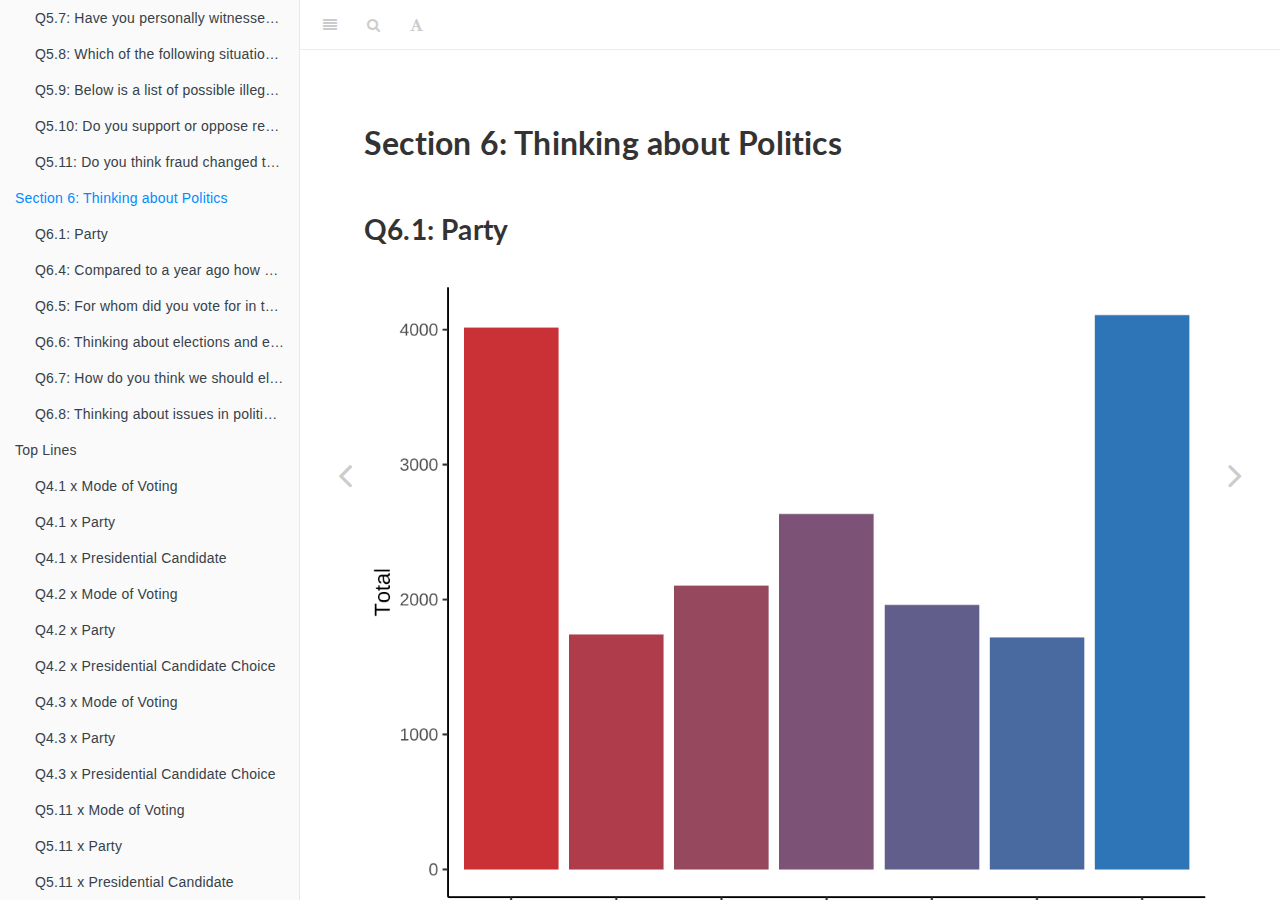
<file: docs/section-6-thinking-about-politics.html>
<!DOCTYPE html>
<html lang="" xml:lang="">
<head>

  <meta charset="utf-8" />
  <meta http-equiv="X-UA-Compatible" content="IE=edge" />
  <title>Section 6: Thinking about Politics | Introduction</title>
  <meta name="description" content="Section 6: Thinking about Politics | Introduction" />
  <meta name="generator" content="bookdown 0.21 and GitBook 2.6.7" />

  <meta property="og:title" content="Section 6: Thinking about Politics | Introduction" />
  <meta property="og:type" content="book" />
  
  
  
  

  <meta name="twitter:card" content="summary" />
  <meta name="twitter:title" content="Section 6: Thinking about Politics | Introduction" />
  
  
  

<meta name="author" content="Dr. Robert Stein, Dr. Lonna Atkeson, Dr. Trey Hood, Mason Reece" />



  <meta name="viewport" content="width=device-width, initial-scale=1" />
  <meta name="apple-mobile-web-app-capable" content="yes" />
  <meta name="apple-mobile-web-app-status-bar-style" content="black" />
  
  
<link rel="prev" href="section-5-election-security.html"/>
<link rel="next" href="top-lines.html"/>
<script src="libs/header-attrs-2.6/header-attrs.js"></script>
<script src="libs/jquery-2.2.3/jquery.min.js"></script>
<link href="libs/gitbook-2.6.7/css/style.css" rel="stylesheet" />
<link href="libs/gitbook-2.6.7/css/plugin-table.css" rel="stylesheet" />
<link href="libs/gitbook-2.6.7/css/plugin-bookdown.css" rel="stylesheet" />
<link href="libs/gitbook-2.6.7/css/plugin-highlight.css" rel="stylesheet" />
<link href="libs/gitbook-2.6.7/css/plugin-search.css" rel="stylesheet" />
<link href="libs/gitbook-2.6.7/css/plugin-fontsettings.css" rel="stylesheet" />
<link href="libs/gitbook-2.6.7/css/plugin-clipboard.css" rel="stylesheet" />









<script src="libs/core-js-2.5.3/shim.min.js"></script>
<script src="libs/react-16.12.0/react.min.js"></script>
<script src="libs/react-16.12.0/react-dom.min.js"></script>
<script src="libs/reactwidget-1.0.0/react-tools.js"></script>
<script src="libs/htmlwidgets-1.5.3/htmlwidgets.js"></script>
<script src="libs/reactable-binding-0.2.3/reactable.js"></script>



<link rel="stylesheet" href="style.css" type="text/css" />
</head>

<body>



  <div class="book without-animation with-summary font-size-2 font-family-1" data-basepath=".">

    <div class="book-summary">
      <nav role="navigation">

<ul class="summary">
<li class="chapter" data-level="" data-path="index.html"><a href="index.html"><i class="fa fa-check"></i>Introduction</a></li>
<li class="chapter" data-level="" data-path="section-1-voting-method-frequencies.html"><a href="section-1-voting-method-frequencies.html"><i class="fa fa-check"></i>Section 1: Voting Method Frequencies</a>
<ul>
<li class="chapter" data-level="" data-path="section-1-voting-method-frequencies.html"><a href="section-1-voting-method-frequencies.html#national"><i class="fa fa-check"></i>National</a>
<ul>
<li class="chapter" data-level="" data-path="section-1-voting-method-frequencies.html"><a href="section-1-voting-method-frequencies.html#mode-of-voting-frequencies"><i class="fa fa-check"></i>Mode of Voting Frequencies</a></li>
<li class="chapter" data-level="" data-path="section-1-voting-method-frequencies.html"><a href="section-1-voting-method-frequencies.html#presidential-candidate-frequencies"><i class="fa fa-check"></i>Presidential Candidate Frequencies</a></li>
</ul></li>
<li class="chapter" data-level="" data-path="section-1-voting-method-frequencies.html"><a href="section-1-voting-method-frequencies.html#by-state"><i class="fa fa-check"></i>By State</a>
<ul>
<li class="chapter" data-level="" data-path="section-1-voting-method-frequencies.html"><a href="section-1-voting-method-frequencies.html#mode-of-voting-frequencies-1"><i class="fa fa-check"></i>Mode of Voting Frequencies</a></li>
<li class="chapter" data-level="" data-path="section-1-voting-method-frequencies.html"><a href="section-1-voting-method-frequencies.html#presidential-candidate-frequencies-1"><i class="fa fa-check"></i>Presidential Candidate Frequencies</a></li>
</ul></li>
</ul></li>
<li class="chapter" data-level="" data-path="section-2-absentee-vote-by-mail.html"><a href="section-2-absentee-vote-by-mail.html"><i class="fa fa-check"></i>Section 2: Absentee / Vote by Mail</a>
<ul>
<li class="chapter" data-level="" data-path="section-2-absentee-vote-by-mail.html"><a href="section-2-absentee-vote-by-mail.html#q2.1-how-many-contests-did-you-vote-in-on-your-2020-ballot"><i class="fa fa-check"></i>Q2.1: How many contests did you vote in on your 2020 ballot?</a></li>
<li class="chapter" data-level="" data-path="section-2-absentee-vote-by-mail.html"><a href="section-2-absentee-vote-by-mail.html#q2.2-why-did-you-request-an-absentee-ballot-please-select-all-that-apply."><i class="fa fa-check"></i>Q2.2: Why did you request an absentee ballot? Please select all that apply.</a></li>
<li class="chapter" data-level="" data-path="section-2-absentee-vote-by-mail.html"><a href="section-2-absentee-vote-by-mail.html#q2.3-have-you-voted-absentee-or-by-mail-in-a-previous-election"><i class="fa fa-check"></i>Q2.3: Have you voted absentee or by mail in a previous election?</a></li>
<li class="chapter" data-level="" data-path="section-2-absentee-vote-by-mail.html"><a href="section-2-absentee-vote-by-mail.html#q2.4-how-did-you-request-an-absentee-ballot"><i class="fa fa-check"></i>Q2.4: How did you request an absentee ballot?</a></li>
<li class="chapter" data-level="" data-path="section-2-absentee-vote-by-mail.html"><a href="section-2-absentee-vote-by-mail.html#q2.5-did-you-log-on-to-your-voter-registration-record-to-do-any-of-the-following-please-select-all-that-apply."><i class="fa fa-check"></i>Q2.5: Did you log on to your voter registration record to do any of the following? Please select all that apply.</a></li>
<li class="chapter" data-level="" data-path="section-2-absentee-vote-by-mail.html"><a href="section-2-absentee-vote-by-mail.html#q2.6-how-was-your-mail-ballot-delivered-to-you"><i class="fa fa-check"></i>Q2.6: How was your mail ballot delivered to you?</a></li>
<li class="chapter" data-level="" data-path="section-2-absentee-vote-by-mail.html"><a href="section-2-absentee-vote-by-mail.html#q2.7-did-you-fill-out-your-ballot-with-anyone-else-such-as-a-family-member-or-friend-or-did-you-complete-your-ballot-by-yourself"><i class="fa fa-check"></i>Q2.7: Did you fill out your ballot with anyone else, such as a family member or friend, or did you complete your ballot by yourself?</a></li>
<li class="chapter" data-level="" data-path="section-2-absentee-vote-by-mail.html"><a href="section-2-absentee-vote-by-mail.html#q2.8-with-whom-did-you-complete-your-ballot-please-select-all-that-apply."><i class="fa fa-check"></i>Q2.8: With whom did you complete your ballot? Please select all that apply.</a></li>
<li class="chapter" data-level="" data-path="section-2-absentee-vote-by-mail.html"><a href="section-2-absentee-vote-by-mail.html#q2.9-when-did-you-return-your-mail-ballot"><i class="fa fa-check"></i>Q2.9: When did you return your mail ballot?</a></li>
<li class="chapter" data-level="" data-path="section-2-absentee-vote-by-mail.html"><a href="section-2-absentee-vote-by-mail.html#q2.10-who-returned-your-ballot-or-dropped-it-in-the-mail"><i class="fa fa-check"></i>Q2.10: Who returned your ballot or dropped it in the mail?</a></li>
<li class="chapter" data-level="" data-path="section-2-absentee-vote-by-mail.html"><a href="section-2-absentee-vote-by-mail.html#q2.11-how-did-you-return-your-ballot"><i class="fa fa-check"></i>Q2.11: How did you return your ballot?</a></li>
<li class="chapter" data-level="" data-path="section-2-absentee-vote-by-mail.html"><a href="section-2-absentee-vote-by-mail.html#q2.12-if-someone-else-returned-your-ballot-how-did-they-return-your-ballot"><i class="fa fa-check"></i>Q2.12: If someone else returned your ballot, how did they return your ballot?</a></li>
<li class="chapter" data-level="" data-path="section-2-absentee-vote-by-mail.html"><a href="section-2-absentee-vote-by-mail.html#q2.13-did-you-return-anyone-elses-ballot"><i class="fa fa-check"></i>Q2.13: Did you return anyone else’s ballot?</a></li>
<li class="chapter" data-level="" data-path="section-2-absentee-vote-by-mail.html"><a href="section-2-absentee-vote-by-mail.html#q2.14-whose-ballots-did-you-return-please-select-all-that-apply."><i class="fa fa-check"></i>Q2.14: Whose ballot(s) did you return? Please select all that apply.</a></li>
<li class="chapter" data-level="" data-path="section-2-absentee-vote-by-mail.html"><a href="section-2-absentee-vote-by-mail.html#q2.16-why-did-you-decide-to-drop-off-your-ballot-rather-than-mail-the-ballot-back-in-please-select-all-that-apply."><i class="fa fa-check"></i>Q2.16: Why did you decide to drop off your ballot rather than mail the ballot back in? Please select all that apply.</a></li>
<li class="chapter" data-level="" data-path="section-2-absentee-vote-by-mail.html"><a href="section-2-absentee-vote-by-mail.html#q2.17-were-you-contacted-by-your-local-election-official-because-there-was-a-problem-with-your-ballot-and-it-could-not-be-counted"><i class="fa fa-check"></i>Q2.17: Were you contacted by your local election official because there was a problem with your ballot and it could not be counted?</a></li>
<li class="chapter" data-level="" data-path="section-2-absentee-vote-by-mail.html"><a href="section-2-absentee-vote-by-mail.html#q2.18-were-you-able-to-resolve-the-problem"><i class="fa fa-check"></i>Q2.18: Were you able to resolve the problem?</a></li>
<li class="chapter" data-level="" data-path="section-2-absentee-vote-by-mail.html"><a href="section-2-absentee-vote-by-mail.html#q2.20-did-you-check-to-see-if-your-ballot-arrived-at-your-county-elections-office-before-election-day"><i class="fa fa-check"></i>Q2.20: Did you check to see if your ballot arrived at your County Elections office before Election Day?</a></li>
<li class="chapter" data-level="" data-path="section-2-absentee-vote-by-mail.html"><a href="section-2-absentee-vote-by-mail.html#q2.21-overall-how-difficult-was-it-to-follow-all-the-instructions-necessary-to-cast-your-ballot-and-return-it-to-be-counted"><i class="fa fa-check"></i>Q2.21: Overall, how difficult was it to follow all the instructions necessary to cast your ballot and return it to be counted?</a></li>
<li class="chapter" data-level="" data-path="section-2-absentee-vote-by-mail.html"><a href="section-2-absentee-vote-by-mail.html#q2.22-how-concerned-were-you-that-your-ballot-would-arrive-at-the-county-clerks-office-in-time-to-be-counted"><i class="fa fa-check"></i>Q2.22: How concerned were you that your ballot would arrive at the County Clerk’s office in time to be counted?</a></li>
<li class="chapter" data-level="" data-path="section-2-absentee-vote-by-mail.html"><a href="section-2-absentee-vote-by-mail.html#q2.23-did-you-encounter-any-problems-marking-or-completing-your-ballot-that-may-have-interfered-with-your-ability-to-cast-your-vote-as-intended"><i class="fa fa-check"></i>Q2.23: Did you encounter any problems marking or completing your ballot that may have interfered with your ability to cast your vote as intended?</a></li>
<li class="chapter" data-level="" data-path="section-2-absentee-vote-by-mail.html"><a href="section-2-absentee-vote-by-mail.html#q2.25-given-your-experience-this-year-with-mail-in-voting-how-likely-are-you-to-vote-absentee-next-time"><i class="fa fa-check"></i>Q2.25: Given your experience this year with mail in voting, how likely are you to vote absentee next time?</a></li>
</ul></li>
<li class="chapter" data-level="" data-path="section-3-in-person-voting.html"><a href="section-3-in-person-voting.html"><i class="fa fa-check"></i>Section 3: In-Person Voting</a>
<ul>
<li class="chapter" data-level="" data-path="section-3-in-person-voting.html"><a href="section-3-in-person-voting.html#q3.1-how-would-you-rate-your-voting-experience-overall"><i class="fa fa-check"></i>Q3.1: How would you rate your voting experience overall?</a></li>
<li class="chapter" data-level="" data-path="section-3-in-person-voting.html"><a href="section-3-in-person-voting.html#q3.2-approximately-how-long-did-you-have-to-wait-in-line-to-vote"><i class="fa fa-check"></i>Q3.2: Approximately how long did you have to wait in line to vote?</a></li>
<li class="chapter" data-level="" data-path="section-3-in-person-voting.html"><a href="section-3-in-person-voting.html#q3.3-when-you-first-checked-in-at-the-polling-place-to-vote-which-of-the-following-statements-most-closely-describes-how-you-were-asked-to-identify-yourself"><i class="fa fa-check"></i>Q3.3: When you first checked in at the polling place to vote, which of the following statements most closely describes how you were asked to identify yourself?</a></li>
<li class="chapter" data-level="" data-path="section-3-in-person-voting.html"><a href="section-3-in-person-voting.html#q3.4-please-mark-how-much-you-agree-or-disagree-with-the-following-statements-regarding-the-voting-location-where-you-voted"><i class="fa fa-check"></i>Q3.4: Please mark how much you agree or disagree with the following statements regarding the voting location where you voted:</a>
<ul>
<li class="chapter" data-level="" data-path="section-3-in-person-voting.html"><a href="section-3-in-person-voting.html#the-location-was-easy-to-find"><i class="fa fa-check"></i>The location was easy to find</a></li>
<li class="chapter" data-level="" data-path="section-3-in-person-voting.html"><a href="section-3-in-person-voting.html#i-had-to-go-far-out-of-my-way-to-vote"><i class="fa fa-check"></i>I had to go far out of my way to vote</a></li>
<li class="chapter" data-level="" data-path="section-3-in-person-voting.html"><a href="section-3-in-person-voting.html#it-was-hard-to-find-a-place-to-park"><i class="fa fa-check"></i>It was hard to find a place to park</a></li>
<li class="chapter" data-level="" data-path="section-3-in-person-voting.html"><a href="section-3-in-person-voting.html#the-poll-workers-were-helpful"><i class="fa fa-check"></i>The poll workers were helpful</a></li>
<li class="chapter" data-level="" data-path="section-3-in-person-voting.html"><a href="section-3-in-person-voting.html#my-ballot-privacy-was-protected"><i class="fa fa-check"></i>My ballot privacy was protected</a></li>
<li class="chapter" data-level="" data-path="section-3-in-person-voting.html"><a href="section-3-in-person-voting.html#the-ballot-was-too-long"><i class="fa fa-check"></i>The ballot was too long</a></li>
<li class="chapter" data-level="" data-path="section-3-in-person-voting.html"><a href="section-3-in-person-voting.html#i-felt-safe-from-covid-19-while-voting-in-person"><i class="fa fa-check"></i>I felt safe from COVID-19 while voting in-person</a></li>
</ul></li>
<li class="chapter" data-level="" data-path="section-3-in-person-voting.html"><a href="section-3-in-person-voting.html#q3.5-please-answer-the-following-questions"><i class="fa fa-check"></i>Q3.5: Please answer the following questions:</a>
<ul>
<li class="chapter" data-level="" data-path="section-3-in-person-voting.html"><a href="section-3-in-person-voting.html#did-someone-in-line-at-the-polling-place-ask-you-who-you-were-voting-for"><i class="fa fa-check"></i>Did someone in line at the polling place ask you who you were voting for?</a></li>
<li class="chapter" data-level="" data-path="section-3-in-person-voting.html"><a href="section-3-in-person-voting.html#did-a-poll-worker-look-at-your-ballot-and-see-who-you-were-voting-for"><i class="fa fa-check"></i>Did a poll worker look at your ballot and see who you were voting for?</a></li>
<li class="chapter" data-level="" data-path="section-3-in-person-voting.html"><a href="section-3-in-person-voting.html#did-another-voter-look-at-your-ballot-while-you-were-voting-or-while-you-were-in-line-to-feed-it-into-the-vote-tabulator"><i class="fa fa-check"></i>Did another voter look at your ballot while you were voting or while you were in line to feed it into the vote tabulator?</a></li>
<li class="chapter" data-level="" data-path="section-3-in-person-voting.html"><a href="section-3-in-person-voting.html#did-you-keep-your-ballot-in-a-privacy-sleeve-while-you-were-moving-around-the-vote-center"><i class="fa fa-check"></i>Did you keep your ballot in a privacy sleeve while you were moving around the vote center</a></li>
</ul></li>
<li class="chapter" data-level="" data-path="section-3-in-person-voting.html"><a href="section-3-in-person-voting.html#q3.6-how-would-you-rate-efforts-at-your-polling-location-to-prevent-voters-and-poll-workers-from-contracting-the-covid-19-virus"><i class="fa fa-check"></i>Q3.6: How would you rate efforts at your polling location to prevent voters and poll workers from contracting the COVID-19 virus?</a></li>
</ul></li>
<li class="chapter" data-level="" data-path="section-4-voting-experience.html"><a href="section-4-voting-experience.html"><i class="fa fa-check"></i>Section 4: Voting Experience</a>
<ul>
<li class="chapter" data-level="" data-path="section-4-voting-experience.html"><a href="section-4-voting-experience.html#q4.1-how-would-you-rate-your-voting-experience-overall"><i class="fa fa-check"></i>Q4.1: How would you rate your voting experience overall?</a></li>
<li><a href="section-4-voting-experience.html#q4.2-how-confident-are-you-that-your-vote-in-the-general-election-was-counted-as-you-intended">Q4.2: How confident are you that <b>YOUR</b> vote in the General Election was counted as you intended?</a></li>
<li class="chapter" data-level="" data-path="section-4-voting-experience.html"><a href="section-4-voting-experience.html#q4.3-thinking-about-your-county-state-and-the-nation-how-confident-are-you-that-all-of-the-ballots-were-counted-as-the-voters-intended"><i class="fa fa-check"></i>Q4.3 Thinking about your county, state, and the nation, how confident are you that all of the ballots were counted as the voters intended?</a>
<ul>
<li class="chapter" data-level="" data-path="section-4-voting-experience.html"><a href="section-4-voting-experience.html#your-county"><i class="fa fa-check"></i>Your county</a></li>
<li class="chapter" data-level="" data-path="section-4-voting-experience.html"><a href="section-4-voting-experience.html#your-state"><i class="fa fa-check"></i>Your state</a></li>
<li class="chapter" data-level="" data-path="section-4-voting-experience.html"><a href="section-4-voting-experience.html#nationwide"><i class="fa fa-check"></i>Nationwide</a></li>
</ul></li>
</ul></li>
<li class="chapter" data-level="" data-path="section-5-election-security.html"><a href="section-5-election-security.html"><i class="fa fa-check"></i>Section 5: Election Security</a>
<ul>
<li class="chapter" data-level="" data-path="section-5-election-security.html"><a href="section-5-election-security.html#q5.1-please-answer-the-following-questions"><i class="fa fa-check"></i>Q5.1: Please answer the following questions:</a>
<ul>
<li class="chapter" data-level="" data-path="section-5-election-security.html"><a href="section-5-election-security.html#how-often-does-anyone-including-friends-or-family-ask-you-which-candidate-you-prefer-or-voted-for"><i class="fa fa-check"></i>How often does anyone, including friends or family, ask you which candidate you prefer or voted for?</a></li>
<li class="chapter" data-level="" data-path="section-5-election-security.html"><a href="section-5-election-security.html#if-a-friend-or-family-member-asks-you-who-you-prefer-in-an-election-how-often-do-you-name-a-candidate"><i class="fa fa-check"></i>If a friend or family member asks you who you prefer in an election, how often do you name a candidate?</a></li>
<li class="chapter" data-level="" data-path="section-5-election-security.html"><a href="section-5-election-security.html#if-you-tell-a-close-friend-or-family-member-which-candidate-you-prefer-how-often-do-you-tell-the-truth"><i class="fa fa-check"></i>If you tell a close friend or family member which candidate you prefer, how often do you tell the truth?</a></li>
<li class="chapter" data-level="" data-path="section-5-election-security.html"><a href="section-5-election-security.html#ballots-are-changed-by-election-workers."><i class="fa fa-check"></i>Ballots are changed by election workers.</a></li>
<li class="chapter" data-level="" data-path="section-5-election-security.html"><a href="section-5-election-security.html#elected-officials-make-rules-that-favor-one-party-or-another."><i class="fa fa-check"></i>Elected officials make rules that favor one party or another.</a></li>
</ul></li>
<li class="chapter" data-level="" data-path="section-5-election-security.html"><a href="section-5-election-security.html#q5.2-did-anyone-do-any-of-the-following-please-select-all-that-apply."><i class="fa fa-check"></i>Q5.2: Did anyone do any of the following? Please select all that apply.</a></li>
<li class="chapter" data-level="" data-path="section-5-election-security.html"><a href="section-5-election-security.html#q5.3-what-was-the-result-of-this-interaction"><i class="fa fa-check"></i>Q5.3: What was the result of this interaction?</a></li>
<li class="chapter" data-level="" data-path="section-5-election-security.html"><a href="section-5-election-security.html#q5.4-who-tried-to-make-you-vote-the-way-you-didnt-want-to"><i class="fa fa-check"></i>Q5.4: Who tried to make you vote the way you didn’t want to?</a></li>
<li class="chapter" data-level="" data-path="section-5-election-security.html"><a href="section-5-election-security.html#q5.5-according-to-the-law-which-candidate-you-vote-for-is-supposed-to-be-kept-secret-unless-you-tell-someone.-even-so-how-easy-or-hard-do-you-think-it-would-be-for-politicians-union-officials-or-the-people-you-work-for-to-find-out-who-you-voted-for-even-if-you-told-no-one"><i class="fa fa-check"></i>Q5.5: According to the law, which candidate you vote for is supposed to be kept secret unless you tell someone. Even so, how easy or hard do you think it would be for politicians, union officials, or the people you work for to find out who you voted for, even if you told no one?</a></li>
<li class="chapter" data-level="" data-path="section-5-election-security.html"><a href="section-5-election-security.html#q5.6-do-you-think-elected-officials-can-access-voting-records-and-figure-out-who-a-voter-has-voted-for"><i class="fa fa-check"></i>Q5.6: Do you think elected officials can access voting records and figure out who a voter has voted for?</a></li>
<li class="chapter" data-level="" data-path="section-5-election-security.html"><a href="section-5-election-security.html#q5.7-have-you-personally-witnessed-what-you-believe-to-be-election-or-voter-fraud-in-the-2020-presidential-election"><i class="fa fa-check"></i>Q5.7: Have you personally witnessed what you believe to be election or voter fraud in the 2020 Presidential Election?</a></li>
<li class="chapter" data-level="" data-path="section-5-election-security.html"><a href="section-5-election-security.html#q5.8-which-of-the-following-situations-did-you-personally-observe-in-the-2020-presidential-election-please-select-all-that-apply."><i class="fa fa-check"></i>Q5.8: Which of the following situations did you personally observe in the 2020 Presidential Election? Please select all that apply.</a></li>
<li class="chapter" data-level="" data-path="section-5-election-security.html"><a href="section-5-election-security.html#q5.9-below-is-a-list-of-possible-illegal-election-activities-that-may-or-may-not-take-place-in-your-state.-how-often-you-think-each-event-occurs"><i class="fa fa-check"></i>Q5.9: Below is a list of possible illegal election activities that may or may not take place in your state. How often you think each event occurs?</a>
<ul>
<li class="chapter" data-level="" data-path="section-5-election-security.html"><a href="section-5-election-security.html#voted-absentee-ballots-are-stolen-and-thrown-away-after-being-submitted"><i class="fa fa-check"></i>Voted absentee ballots are stolen and thrown away after being submitted</a></li>
<li class="chapter" data-level="" data-path="section-5-election-security.html"><a href="section-5-election-security.html#someone-intimidates-a-voter-into-voting-for-someone-they-didnt-want-to"><i class="fa fa-check"></i>Someone intimidates a voter into voting for someone they didn’t want to</a></li>
<li class="chapter" data-level="" data-path="section-5-election-security.html"><a href="section-5-election-security.html#someone-steals-an-absentee-ballot-changes-the-ballot-and-casts-it."><i class="fa fa-check"></i>Someone steals an absentee ballot, changes the ballot, and casts it.</a></li>
<li class="chapter" data-level="" data-path="section-5-election-security.html"><a href="section-5-election-security.html#someone-bribes-someone-or-pays-them-money-for-their-vote"><i class="fa fa-check"></i>Someone bribes someone or pays them money for their vote</a></li>
<li class="chapter" data-level="" data-path="section-5-election-security.html"><a href="section-5-election-security.html#someone-intimidates-a-voter-into-not-voting"><i class="fa fa-check"></i>Someone intimidates a voter into not voting</a></li>
<li class="chapter" data-level="" data-path="section-5-election-security.html"><a href="section-5-election-security.html#someone-being-denied-the-opportunity-to-vote-who-is-an-eligible-voter-by-a-poll-worker-or-other-election-official"><i class="fa fa-check"></i>Someone being denied the opportunity to vote who is an eligible voter by a poll worker or other election official</a></li>
<li class="chapter" data-level="" data-path="section-5-election-security.html"><a href="section-5-election-security.html#voting-machines-fail-to-record-votes-correctly"><i class="fa fa-check"></i>Voting machines fail to record votes correctly</a></li>
</ul></li>
<li class="chapter" data-level="" data-path="section-5-election-security.html"><a href="section-5-election-security.html#q5.10-do-you-support-or-oppose-requiring-all-people-to-show-government-issues-photo-id-when-they-vote"><i class="fa fa-check"></i>Q5.10: Do you support or oppose requiring all people to show government issues photo ID when they vote?</a></li>
<li class="chapter" data-level="" data-path="section-5-election-security.html"><a href="section-5-election-security.html#q5.11-do-you-think-fraud-changed-the-outcome-of-the-presidential-election-in-your-state"><i class="fa fa-check"></i>Q5.11: Do you think fraud changed the outcome of the Presidential election in your state?</a></li>
</ul></li>
<li class="chapter" data-level="" data-path="section-6-thinking-about-politics.html"><a href="section-6-thinking-about-politics.html"><i class="fa fa-check"></i>Section 6: Thinking about Politics</a>
<ul>
<li class="chapter" data-level="" data-path="section-6-thinking-about-politics.html"><a href="section-6-thinking-about-politics.html#q6.1-party"><i class="fa fa-check"></i>Q6.1: Party</a></li>
<li class="chapter" data-level="" data-path="section-6-thinking-about-politics.html"><a href="section-6-thinking-about-politics.html#q6.4-compared-to-a-year-ago-how-are-each-of-the-following-doing-economically"><i class="fa fa-check"></i>Q6.4: Compared to a year ago how are each of the following doing economically?</a>
<ul>
<li class="chapter" data-level="" data-path="section-6-thinking-about-politics.html"><a href="section-6-thinking-about-politics.html#you-and-your-family"><i class="fa fa-check"></i>You and your family</a></li>
<li class="chapter" data-level="" data-path="section-6-thinking-about-politics.html"><a href="section-6-thinking-about-politics.html#national-economy"><i class="fa fa-check"></i>National economy</a></li>
<li class="chapter" data-level="" data-path="section-6-thinking-about-politics.html"><a href="section-6-thinking-about-politics.html#state-economy"><i class="fa fa-check"></i>State economy</a></li>
</ul></li>
<li class="chapter" data-level="" data-path="section-6-thinking-about-politics.html"><a href="section-6-thinking-about-politics.html#q6.5-for-whom-did-you-vote-for-in-the-race-for-u.s.-president"><i class="fa fa-check"></i>Q6.5: For whom did you vote for in the race for U.S. President?</a></li>
<li class="chapter" data-level="" data-path="section-6-thinking-about-politics.html"><a href="section-6-thinking-about-politics.html#q6.6-thinking-about-elections-and-election-reform-which-is-more-important"><i class="fa fa-check"></i>Q6.6: Thinking about elections and election reform, which is more important?</a></li>
<li class="chapter" data-level="" data-path="section-6-thinking-about-politics.html"><a href="section-6-thinking-about-politics.html#q6.7-how-do-you-think-we-should-elect-the-president-the-candidate-who-gets-the-most-votes-in-all-50-states-or-the-current-electoral-college-system"><i class="fa fa-check"></i>Q6.7: How do you think we should elect the President: the candidate who gets the most votes in all 50 states, or the current Electoral College system?</a></li>
<li class="chapter" data-level="" data-path="section-6-thinking-about-politics.html"><a href="section-6-thinking-about-politics.html#q6.8-thinking-about-issues-in-politics-today-that-matter-to-you-how-often-would-you-say-your-side-has-been-winning-or-losing"><i class="fa fa-check"></i>Q6.8: Thinking about issues in politics today that matter to you, how often would you say your side has been winning or losing?</a></li>
</ul></li>
<li class="chapter" data-level="" data-path="top-lines.html"><a href="top-lines.html"><i class="fa fa-check"></i>Top Lines</a>
<ul>
<li class="chapter" data-level="" data-path="top-lines.html"><a href="top-lines.html#q4.1-x-mode-of-voting"><i class="fa fa-check"></i>Q4.1 x Mode of Voting</a></li>
<li class="chapter" data-level="" data-path="top-lines.html"><a href="top-lines.html#q4.1-x-party"><i class="fa fa-check"></i>Q4.1 x Party</a></li>
<li class="chapter" data-level="" data-path="top-lines.html"><a href="top-lines.html#q4.1-x-presidential-candidate"><i class="fa fa-check"></i>Q4.1 x Presidential Candidate</a></li>
<li class="chapter" data-level="" data-path="top-lines.html"><a href="top-lines.html#q4.2-x-mode-of-voting"><i class="fa fa-check"></i>Q4.2 x Mode of Voting</a></li>
<li class="chapter" data-level="" data-path="top-lines.html"><a href="top-lines.html#q4.2-x-party"><i class="fa fa-check"></i>Q4.2 x Party</a></li>
<li class="chapter" data-level="" data-path="top-lines.html"><a href="top-lines.html#q4.2-x-presidential-candidate-choice"><i class="fa fa-check"></i>Q4.2 x Presidential Candidate Choice</a></li>
<li class="chapter" data-level="" data-path="top-lines.html"><a href="top-lines.html#q4.3-x-mode-of-voting"><i class="fa fa-check"></i>Q4.3 x Mode of Voting</a>
<ul>
<li class="chapter" data-level="" data-path="top-lines.html"><a href="top-lines.html#your-county-1"><i class="fa fa-check"></i>Your county</a></li>
<li class="chapter" data-level="" data-path="top-lines.html"><a href="top-lines.html#your-state-1"><i class="fa fa-check"></i>Your state</a></li>
<li class="chapter" data-level="" data-path="top-lines.html"><a href="top-lines.html#nationwide-1"><i class="fa fa-check"></i>Nationwide</a></li>
</ul></li>
<li class="chapter" data-level="" data-path="top-lines.html"><a href="top-lines.html#q4.3-x-party"><i class="fa fa-check"></i>Q4.3 x Party</a>
<ul>
<li class="chapter" data-level="" data-path="top-lines.html"><a href="top-lines.html#your-county-2"><i class="fa fa-check"></i>Your county</a></li>
<li class="chapter" data-level="" data-path="top-lines.html"><a href="top-lines.html#your-state-2"><i class="fa fa-check"></i>Your state</a></li>
<li class="chapter" data-level="" data-path="top-lines.html"><a href="top-lines.html#nation"><i class="fa fa-check"></i>Nation</a></li>
</ul></li>
<li class="chapter" data-level="" data-path="top-lines.html"><a href="top-lines.html#q4.3-x-presidential-candidate-choice"><i class="fa fa-check"></i>Q4.3 x Presidential Candidate Choice</a>
<ul>
<li class="chapter" data-level="" data-path="top-lines.html"><a href="top-lines.html#your-county-3"><i class="fa fa-check"></i>Your county</a></li>
<li class="chapter" data-level="" data-path="top-lines.html"><a href="top-lines.html#your-state-3"><i class="fa fa-check"></i>Your state</a></li>
<li class="chapter" data-level="" data-path="top-lines.html"><a href="top-lines.html#nation-1"><i class="fa fa-check"></i>Nation</a></li>
</ul></li>
<li class="chapter" data-level="" data-path="top-lines.html"><a href="top-lines.html#q5.11-x-mode-of-voting"><i class="fa fa-check"></i>Q5.11 x Mode of Voting</a></li>
<li class="chapter" data-level="" data-path="top-lines.html"><a href="top-lines.html#q5.11-x-party"><i class="fa fa-check"></i>Q5.11 x Party</a></li>
<li class="chapter" data-level="" data-path="top-lines.html"><a href="top-lines.html#q5.11-x-presidential-candidate"><i class="fa fa-check"></i>Q5.11 x Presidential Candidate</a></li>
</ul></li>
</ul>

      </nav>
    </div>

    <div class="book-body">
      <div class="body-inner">
        <div class="book-header" role="navigation">
          <h1>
            <i class="fa fa-circle-o-notch fa-spin"></i><a href="./">Introduction</a>
          </h1>
        </div>

        <div class="page-wrapper" tabindex="-1" role="main">
          <div class="page-inner">

            <section class="normal" id="section-">
<div id="section-6-thinking-about-politics" class="section level1">
<h1>Section 6: Thinking about Politics</h1>
<div id="q6.1-party" class="section level2">
<h2>Q6.1: Party</h2>
<p><img src="2020-Voter-Satisfaction-Survey_files/figure-html/unnamed-chunk-69-1.png" width="100%" /></p>
</div>
<div id="q6.4-compared-to-a-year-ago-how-are-each-of-the-following-doing-economically" class="section level2">
<h2>Q6.4: Compared to a year ago how are each of the following doing economically?</h2>
<div id="you-and-your-family" class="section level3">
<h3>You and your family</h3>
<div id="htmlwidget-6d7d108300ad80e4f1aa" class="reactable html-widget" style="width:auto;height:auto;"></div>
<script type="application/json" data-for="htmlwidget-6d7d108300ad80e4f1aa">{"x":{"tag":{"name":"Reactable","attribs":{"data":{"id":[1,5,3,2,4],"response":["Much better","Much worse","Same","Somewhat better","Somewhat worse"],"n":[2463,1014,8824,3203,2882],"percent":[0.133960622212553,0.0551506581094311,0.479930381812248,0.174208637006418,0.15674970085935]},"columns":[{"accessor":"id","name":"ID","type":"numeric","align":"left","headerClassName":"header","show":false,"width":30},{"accessor":"response","name":"Response","type":"factor","align":"left","headerClassName":"header"},{"accessor":"n","name":"Total","type":"numeric","align":"left","headerClassName":"header","format":{"cell":{"separators":true},"aggregated":{"separators":true}},"width":70,"style":{"whiteSpace":"pre"}},{"accessor":"percent","name":"Percent","type":"numeric","align":"left","headerClassName":"header","cell":[{"name":"div","attribs":{"style":{"display":"flex","alignItems":"center"}},"children":["13.4% ",{"name":"div","attribs":{"style":{"flexGrow":1,"marginLeft":"2px","background":"#e1e1e1"}},"children":[{"name":"div","attribs":{"style":{"background":"#3fc1c9","width":"13.4% ","height":"14px"}},"children":[]}]}]},{"name":"div","attribs":{"style":{"display":"flex","alignItems":"center"}},"children":["5.5%  ",{"name":"div","attribs":{"style":{"flexGrow":1,"marginLeft":"2px","background":"#e1e1e1"}},"children":[{"name":"div","attribs":{"style":{"background":"#3fc1c9","width":"5.5%  ","height":"14px"}},"children":[]}]}]},{"name":"div","attribs":{"style":{"display":"flex","alignItems":"center"}},"children":["48.0% ",{"name":"div","attribs":{"style":{"flexGrow":1,"marginLeft":"2px","background":"#e1e1e1"}},"children":[{"name":"div","attribs":{"style":{"background":"#3fc1c9","width":"48.0% ","height":"14px"}},"children":[]}]}]},{"name":"div","attribs":{"style":{"display":"flex","alignItems":"center"}},"children":["17.4% ",{"name":"div","attribs":{"style":{"flexGrow":1,"marginLeft":"2px","background":"#e1e1e1"}},"children":[{"name":"div","attribs":{"style":{"background":"#3fc1c9","width":"17.4% ","height":"14px"}},"children":[]}]}]},{"name":"div","attribs":{"style":{"display":"flex","alignItems":"center"}},"children":["15.7% ",{"name":"div","attribs":{"style":{"flexGrow":1,"marginLeft":"2px","background":"#e1e1e1"}},"children":[{"name":"div","attribs":{"style":{"background":"#3fc1c9","width":"15.7% ","height":"14px"}},"children":[]}]}]}],"style":{"whiteSpace":"pre"}}],"sortable":false,"defaultSorted":[{"id":"id","desc":false}],"defaultPageSize":5,"paginationType":"numbers","showPageInfo":true,"minRows":1,"compact":true,"dataKey":"9ecce0ffb1a8c57c0112a553a74b3fae","key":"9ecce0ffb1a8c57c0112a553a74b3fae"},"children":[]},"class":"reactR_markup"},"evals":[],"jsHooks":[]}</script>
</div>
<div id="national-economy" class="section level3">
<h3>National economy</h3>
<div id="htmlwidget-0c61f1f0be06651c76e7" class="reactable html-widget" style="width:auto;height:auto;"></div>
<script type="application/json" data-for="htmlwidget-0c61f1f0be06651c76e7">{"x":{"tag":{"name":"Reactable","attribs":{"data":{"id":[1,5,3,2,4],"response":["Much better","Much worse","Same","Somewhat better","Somewhat worse"],"n":[2071,5910,2054,1884,6386],"percent":[0.113138486752253,0.322862605845397,0.112209778748976,0.102922698716198,0.348866429937176]},"columns":[{"accessor":"id","name":"ID","type":"numeric","align":"left","headerClassName":"header","show":false,"width":30},{"accessor":"response","name":"Response","type":"factor","align":"left","headerClassName":"header"},{"accessor":"n","name":"Total","type":"numeric","align":"left","headerClassName":"header","format":{"cell":{"separators":true},"aggregated":{"separators":true}},"width":70,"style":{"whiteSpace":"pre"}},{"accessor":"percent","name":"Percent","type":"numeric","align":"left","headerClassName":"header","cell":[{"name":"div","attribs":{"style":{"display":"flex","alignItems":"center"}},"children":["11.3% ",{"name":"div","attribs":{"style":{"flexGrow":1,"marginLeft":"2px","background":"#e1e1e1"}},"children":[{"name":"div","attribs":{"style":{"background":"#3fc1c9","width":"11.3% ","height":"14px"}},"children":[]}]}]},{"name":"div","attribs":{"style":{"display":"flex","alignItems":"center"}},"children":["32.3% ",{"name":"div","attribs":{"style":{"flexGrow":1,"marginLeft":"2px","background":"#e1e1e1"}},"children":[{"name":"div","attribs":{"style":{"background":"#3fc1c9","width":"32.3% ","height":"14px"}},"children":[]}]}]},{"name":"div","attribs":{"style":{"display":"flex","alignItems":"center"}},"children":["11.2% ",{"name":"div","attribs":{"style":{"flexGrow":1,"marginLeft":"2px","background":"#e1e1e1"}},"children":[{"name":"div","attribs":{"style":{"background":"#3fc1c9","width":"11.2% ","height":"14px"}},"children":[]}]}]},{"name":"div","attribs":{"style":{"display":"flex","alignItems":"center"}},"children":["10.3% ",{"name":"div","attribs":{"style":{"flexGrow":1,"marginLeft":"2px","background":"#e1e1e1"}},"children":[{"name":"div","attribs":{"style":{"background":"#3fc1c9","width":"10.3% ","height":"14px"}},"children":[]}]}]},{"name":"div","attribs":{"style":{"display":"flex","alignItems":"center"}},"children":["34.9% ",{"name":"div","attribs":{"style":{"flexGrow":1,"marginLeft":"2px","background":"#e1e1e1"}},"children":[{"name":"div","attribs":{"style":{"background":"#3fc1c9","width":"34.9% ","height":"14px"}},"children":[]}]}]}],"style":{"whiteSpace":"pre"}}],"sortable":false,"defaultSorted":[{"id":"id","desc":false}],"defaultPageSize":5,"paginationType":"numbers","showPageInfo":true,"minRows":1,"compact":true,"dataKey":"bba68087bb32a52e865195dcb1775b76","key":"bba68087bb32a52e865195dcb1775b76"},"children":[]},"class":"reactR_markup"},"evals":[],"jsHooks":[]}</script>
</div>
<div id="state-economy" class="section level3">
<h3>State economy</h3>
<div id="htmlwidget-9ca738ac6275e1ee30c2" class="reactable html-widget" style="width:auto;height:auto;"></div>
<script type="application/json" data-for="htmlwidget-9ca738ac6275e1ee30c2">{"x":{"tag":{"name":"Reactable","attribs":{"data":{"id":[1,5,3,2,4],"response":["Much better","Much worse","Same","Somewhat better","Somewhat worse"],"n":[1474,5148,2893,1621,7147],"percent":[0.0806213422304873,0.281573045999016,0.158234425422524,0.0886615982059837,0.39090958814199]},"columns":[{"accessor":"id","name":"ID","type":"numeric","align":"left","headerClassName":"header","show":false,"width":30},{"accessor":"response","name":"Response","type":"factor","align":"left","headerClassName":"header"},{"accessor":"n","name":"Total","type":"numeric","align":"left","headerClassName":"header","format":{"cell":{"separators":true},"aggregated":{"separators":true}},"width":70,"style":{"whiteSpace":"pre"}},{"accessor":"percent","name":"Percent","type":"numeric","align":"left","headerClassName":"header","cell":[{"name":"div","attribs":{"style":{"display":"flex","alignItems":"center"}},"children":["8.1%  ",{"name":"div","attribs":{"style":{"flexGrow":1,"marginLeft":"2px","background":"#e1e1e1"}},"children":[{"name":"div","attribs":{"style":{"background":"#3fc1c9","width":"8.1%  ","height":"14px"}},"children":[]}]}]},{"name":"div","attribs":{"style":{"display":"flex","alignItems":"center"}},"children":["28.2% ",{"name":"div","attribs":{"style":{"flexGrow":1,"marginLeft":"2px","background":"#e1e1e1"}},"children":[{"name":"div","attribs":{"style":{"background":"#3fc1c9","width":"28.2% ","height":"14px"}},"children":[]}]}]},{"name":"div","attribs":{"style":{"display":"flex","alignItems":"center"}},"children":["15.8% ",{"name":"div","attribs":{"style":{"flexGrow":1,"marginLeft":"2px","background":"#e1e1e1"}},"children":[{"name":"div","attribs":{"style":{"background":"#3fc1c9","width":"15.8% ","height":"14px"}},"children":[]}]}]},{"name":"div","attribs":{"style":{"display":"flex","alignItems":"center"}},"children":["8.9%  ",{"name":"div","attribs":{"style":{"flexGrow":1,"marginLeft":"2px","background":"#e1e1e1"}},"children":[{"name":"div","attribs":{"style":{"background":"#3fc1c9","width":"8.9%  ","height":"14px"}},"children":[]}]}]},{"name":"div","attribs":{"style":{"display":"flex","alignItems":"center"}},"children":["39.1% ",{"name":"div","attribs":{"style":{"flexGrow":1,"marginLeft":"2px","background":"#e1e1e1"}},"children":[{"name":"div","attribs":{"style":{"background":"#3fc1c9","width":"39.1% ","height":"14px"}},"children":[]}]}]}],"style":{"whiteSpace":"pre"}}],"sortable":false,"defaultSorted":[{"id":"id","desc":false}],"defaultPageSize":5,"paginationType":"numbers","showPageInfo":true,"minRows":1,"compact":true,"dataKey":"4b23c6466a3738589d4f433ccc903754","key":"4b23c6466a3738589d4f433ccc903754"},"children":[]},"class":"reactR_markup"},"evals":[],"jsHooks":[]}</script>
</div>
</div>
<div id="q6.5-for-whom-did-you-vote-for-in-the-race-for-u.s.-president" class="section level2">
<h2>Q6.5: For whom did you vote for in the race for U.S. President?</h2>
<div id="htmlwidget-6e4858bc5588606aea52" class="reactable html-widget" style="width:auto;height:auto;"></div>
<script type="application/json" data-for="htmlwidget-6e4858bc5588606aea52">{"x":{"tag":{"name":"Reactable","attribs":{"data":{"response":["A third party candidate","Donald Trump / Mike Pence (Republican)","Joe Biden / Kamala Harris (Democratic)","Other (please specify)"],"n":[492,7968,9016,548],"percent":[0.0272969374167776,0.442077230359521,0.500221926320462,0.0304039059032401]},"columns":[{"accessor":"response","name":"Response","type":"character","align":"left","headerClassName":"header"},{"accessor":"n","name":"Total","type":"numeric","align":"left","headerClassName":"header","format":{"cell":{"separators":true},"aggregated":{"separators":true}},"width":70,"style":{"whiteSpace":"pre"}},{"accessor":"percent","name":"Percent","type":"numeric","align":"left","headerClassName":"header","cell":[{"name":"div","attribs":{"style":{"display":"flex","alignItems":"center"}},"children":["2.7%  ",{"name":"div","attribs":{"style":{"flexGrow":1,"marginLeft":"2px","background":"#e1e1e1"}},"children":[{"name":"div","attribs":{"style":{"background":"#3fc1c9","width":"2.7%  ","height":"14px"}},"children":[]}]}]},{"name":"div","attribs":{"style":{"display":"flex","alignItems":"center"}},"children":["44.2% ",{"name":"div","attribs":{"style":{"flexGrow":1,"marginLeft":"2px","background":"#e1e1e1"}},"children":[{"name":"div","attribs":{"style":{"background":"#3fc1c9","width":"44.2% ","height":"14px"}},"children":[]}]}]},{"name":"div","attribs":{"style":{"display":"flex","alignItems":"center"}},"children":["50.0% ",{"name":"div","attribs":{"style":{"flexGrow":1,"marginLeft":"2px","background":"#e1e1e1"}},"children":[{"name":"div","attribs":{"style":{"background":"#3fc1c9","width":"50.0% ","height":"14px"}},"children":[]}]}]},{"name":"div","attribs":{"style":{"display":"flex","alignItems":"center"}},"children":["3.0%  ",{"name":"div","attribs":{"style":{"flexGrow":1,"marginLeft":"2px","background":"#e1e1e1"}},"children":[{"name":"div","attribs":{"style":{"background":"#3fc1c9","width":"3.0%  ","height":"14px"}},"children":[]}]}]}],"style":{"whiteSpace":"pre"}}],"sortable":false,"defaultSortDesc":true,"defaultSorted":[{"id":"percent","desc":true}],"defaultPageSize":4,"paginationType":"numbers","showPageInfo":true,"minRows":1,"compact":true,"dataKey":"f10900410cad37b5a40690c22f669a43","key":"f10900410cad37b5a40690c22f669a43"},"children":[]},"class":"reactR_markup"},"evals":[],"jsHooks":[]}</script>
</div>
<div id="q6.6-thinking-about-elections-and-election-reform-which-is-more-important" class="section level2">
<h2>Q6.6: Thinking about elections and election reform, which is more important?</h2>
<div id="htmlwidget-81a1d28259532664252a" class="reactable html-widget" style="width:auto;height:auto;"></div>
<script type="application/json" data-for="htmlwidget-81a1d28259532664252a">{"x":{"tag":{"name":"Reactable","attribs":{"data":{"response":["Don’t know","Ensuring that everyone who is eligible has the right to vote","Protecting the voting system against fraud"],"n":[492,9198,8588],"percent":[0.0269176058649743,0.503227924280556,0.46985446985447]},"columns":[{"accessor":"response","name":"Response","type":"character","align":"left","headerClassName":"header"},{"accessor":"n","name":"Total","type":"numeric","align":"left","headerClassName":"header","format":{"cell":{"separators":true},"aggregated":{"separators":true}},"width":70,"style":{"whiteSpace":"pre"}},{"accessor":"percent","name":"Percent","type":"numeric","align":"left","headerClassName":"header","cell":[{"name":"div","attribs":{"style":{"display":"flex","alignItems":"center"}},"children":["2.7%  ",{"name":"div","attribs":{"style":{"flexGrow":1,"marginLeft":"2px","background":"#e1e1e1"}},"children":[{"name":"div","attribs":{"style":{"background":"#3fc1c9","width":"2.7%  ","height":"14px"}},"children":[]}]}]},{"name":"div","attribs":{"style":{"display":"flex","alignItems":"center"}},"children":["50.3% ",{"name":"div","attribs":{"style":{"flexGrow":1,"marginLeft":"2px","background":"#e1e1e1"}},"children":[{"name":"div","attribs":{"style":{"background":"#3fc1c9","width":"50.3% ","height":"14px"}},"children":[]}]}]},{"name":"div","attribs":{"style":{"display":"flex","alignItems":"center"}},"children":["47.0% ",{"name":"div","attribs":{"style":{"flexGrow":1,"marginLeft":"2px","background":"#e1e1e1"}},"children":[{"name":"div","attribs":{"style":{"background":"#3fc1c9","width":"47.0% ","height":"14px"}},"children":[]}]}]}],"style":{"whiteSpace":"pre"}}],"sortable":false,"defaultSortDesc":true,"defaultSorted":[{"id":"percent","desc":true}],"defaultPageSize":3,"paginationType":"numbers","showPageInfo":true,"minRows":1,"compact":true,"dataKey":"ab5fa20d7479ec74797ddd670add6799","key":"ab5fa20d7479ec74797ddd670add6799"},"children":[]},"class":"reactR_markup"},"evals":[],"jsHooks":[]}</script>
</div>
<div id="q6.7-how-do-you-think-we-should-elect-the-president-the-candidate-who-gets-the-most-votes-in-all-50-states-or-the-current-electoral-college-system" class="section level2">
<h2>Q6.7: How do you think we should elect the President: the candidate who gets the most votes in all 50 states, or the current Electoral College system?</h2>
<div id="htmlwidget-a95d3809464bf00e3695" class="reactable html-widget" style="width:auto;height:auto;"></div>
<script type="application/json" data-for="htmlwidget-a95d3809464bf00e3695">{"x":{"tag":{"name":"Reactable","attribs":{"data":{"response":["The candidate who gets the most votes in all 50 states","The current Electoral College system"],"n":[10517,7681],"percent":[0.577920650620947,0.422079349379053]},"columns":[{"accessor":"response","name":"Response","type":"character","align":"left","headerClassName":"header"},{"accessor":"n","name":"Total","type":"numeric","align":"left","headerClassName":"header","format":{"cell":{"separators":true},"aggregated":{"separators":true}},"width":70,"style":{"whiteSpace":"pre"}},{"accessor":"percent","name":"Percent","type":"numeric","align":"left","headerClassName":"header","cell":[{"name":"div","attribs":{"style":{"display":"flex","alignItems":"center"}},"children":["57.8% ",{"name":"div","attribs":{"style":{"flexGrow":1,"marginLeft":"2px","background":"#e1e1e1"}},"children":[{"name":"div","attribs":{"style":{"background":"#3fc1c9","width":"57.8% ","height":"14px"}},"children":[]}]}]},{"name":"div","attribs":{"style":{"display":"flex","alignItems":"center"}},"children":["42.2% ",{"name":"div","attribs":{"style":{"flexGrow":1,"marginLeft":"2px","background":"#e1e1e1"}},"children":[{"name":"div","attribs":{"style":{"background":"#3fc1c9","width":"42.2% ","height":"14px"}},"children":[]}]}]}],"style":{"whiteSpace":"pre"}}],"sortable":false,"defaultSortDesc":true,"defaultSorted":[{"id":"percent","desc":true}],"defaultPageSize":2,"paginationType":"numbers","showPageInfo":true,"minRows":1,"compact":true,"dataKey":"b582aadf9868eb060d34589a77521e1d","key":"b582aadf9868eb060d34589a77521e1d"},"children":[]},"class":"reactR_markup"},"evals":[],"jsHooks":[]}</script>
</div>
<div id="q6.8-thinking-about-issues-in-politics-today-that-matter-to-you-how-often-would-you-say-your-side-has-been-winning-or-losing" class="section level2">
<h2>Q6.8: Thinking about issues in politics today that matter to you, how often would you say your side has been winning or losing?</h2>
<div id="htmlwidget-a8cc956d11c4362a1ad0" class="reactable html-widget" style="width:auto;height:auto;"></div>
<script type="application/json" data-for="htmlwidget-a8cc956d11c4362a1ad0">{"x":{"tag":{"name":"Reactable","attribs":{"data":{"id":[5,4,1,3,2],"response":["Losing a great deal more often than winning","Losing somewhat more often than winning","Winning a great deal more often than losing","Winning and losing about equally","Winning somewhat more often than losing"],"n":[1942,4426,1385,7331,2955],"percent":[0.107655635013027,0.245357281445756,0.0767780919119685,0.406397250401907,0.163811741227341]},"columns":[{"accessor":"id","name":"ID","type":"numeric","align":"left","headerClassName":"header","show":false,"width":30},{"accessor":"response","name":"Response","type":"factor","align":"left","headerClassName":"header"},{"accessor":"n","name":"Total","type":"numeric","align":"left","headerClassName":"header","format":{"cell":{"separators":true},"aggregated":{"separators":true}},"width":70,"style":{"whiteSpace":"pre"}},{"accessor":"percent","name":"Percent","type":"numeric","align":"left","headerClassName":"header","cell":[{"name":"div","attribs":{"style":{"display":"flex","alignItems":"center"}},"children":["10.8% ",{"name":"div","attribs":{"style":{"flexGrow":1,"marginLeft":"2px","background":"#e1e1e1"}},"children":[{"name":"div","attribs":{"style":{"background":"#3fc1c9","width":"10.8% ","height":"14px"}},"children":[]}]}]},{"name":"div","attribs":{"style":{"display":"flex","alignItems":"center"}},"children":["24.5% ",{"name":"div","attribs":{"style":{"flexGrow":1,"marginLeft":"2px","background":"#e1e1e1"}},"children":[{"name":"div","attribs":{"style":{"background":"#3fc1c9","width":"24.5% ","height":"14px"}},"children":[]}]}]},{"name":"div","attribs":{"style":{"display":"flex","alignItems":"center"}},"children":["7.7%  ",{"name":"div","attribs":{"style":{"flexGrow":1,"marginLeft":"2px","background":"#e1e1e1"}},"children":[{"name":"div","attribs":{"style":{"background":"#3fc1c9","width":"7.7%  ","height":"14px"}},"children":[]}]}]},{"name":"div","attribs":{"style":{"display":"flex","alignItems":"center"}},"children":["40.6% ",{"name":"div","attribs":{"style":{"flexGrow":1,"marginLeft":"2px","background":"#e1e1e1"}},"children":[{"name":"div","attribs":{"style":{"background":"#3fc1c9","width":"40.6% ","height":"14px"}},"children":[]}]}]},{"name":"div","attribs":{"style":{"display":"flex","alignItems":"center"}},"children":["16.4% ",{"name":"div","attribs":{"style":{"flexGrow":1,"marginLeft":"2px","background":"#e1e1e1"}},"children":[{"name":"div","attribs":{"style":{"background":"#3fc1c9","width":"16.4% ","height":"14px"}},"children":[]}]}]}],"style":{"whiteSpace":"pre"}}],"sortable":false,"defaultSorted":[{"id":"id","desc":false}],"defaultPageSize":5,"paginationType":"numbers","showPageInfo":true,"minRows":1,"compact":true,"dataKey":"a2c82899ec5642fb3f29c65ee90e6cf7","key":"a2c82899ec5642fb3f29c65ee90e6cf7"},"children":[]},"class":"reactR_markup"},"evals":[],"jsHooks":[]}</script>

</div>
</div>
            </section>

          </div>
        </div>
      </div>
<a href="section-5-election-security.html" class="navigation navigation-prev " aria-label="Previous page"><i class="fa fa-angle-left"></i></a>
<a href="top-lines.html" class="navigation navigation-next " aria-label="Next page"><i class="fa fa-angle-right"></i></a>
    </div>
  </div>
<script src="libs/gitbook-2.6.7/js/app.min.js"></script>
<script src="libs/gitbook-2.6.7/js/lunr.js"></script>
<script src="libs/gitbook-2.6.7/js/clipboard.min.js"></script>
<script src="libs/gitbook-2.6.7/js/plugin-search.js"></script>
<script src="libs/gitbook-2.6.7/js/plugin-sharing.js"></script>
<script src="libs/gitbook-2.6.7/js/plugin-fontsettings.js"></script>
<script src="libs/gitbook-2.6.7/js/plugin-bookdown.js"></script>
<script src="libs/gitbook-2.6.7/js/jquery.highlight.js"></script>
<script src="libs/gitbook-2.6.7/js/plugin-clipboard.js"></script>
<script>
gitbook.require(["gitbook"], function(gitbook) {
gitbook.start({
"sharing": {
"github": false,
"facebook": false,
"twitter": false,
"linkedin": false,
"weibo": false,
"instapaper": false,
"vk": false,
"all": null
},
"fontsettings": {
"theme": "white",
"family": "sans",
"size": 2
},
"edit": {
"link": null,
"text": null
},
"history": {
"link": null,
"text": null
},
"view": {
"link": null,
"text": null
},
"download": null,
"toc": {
"collapse": "subsection"
},
"info": false
});
});
</script>

</body>

</html>
</file>
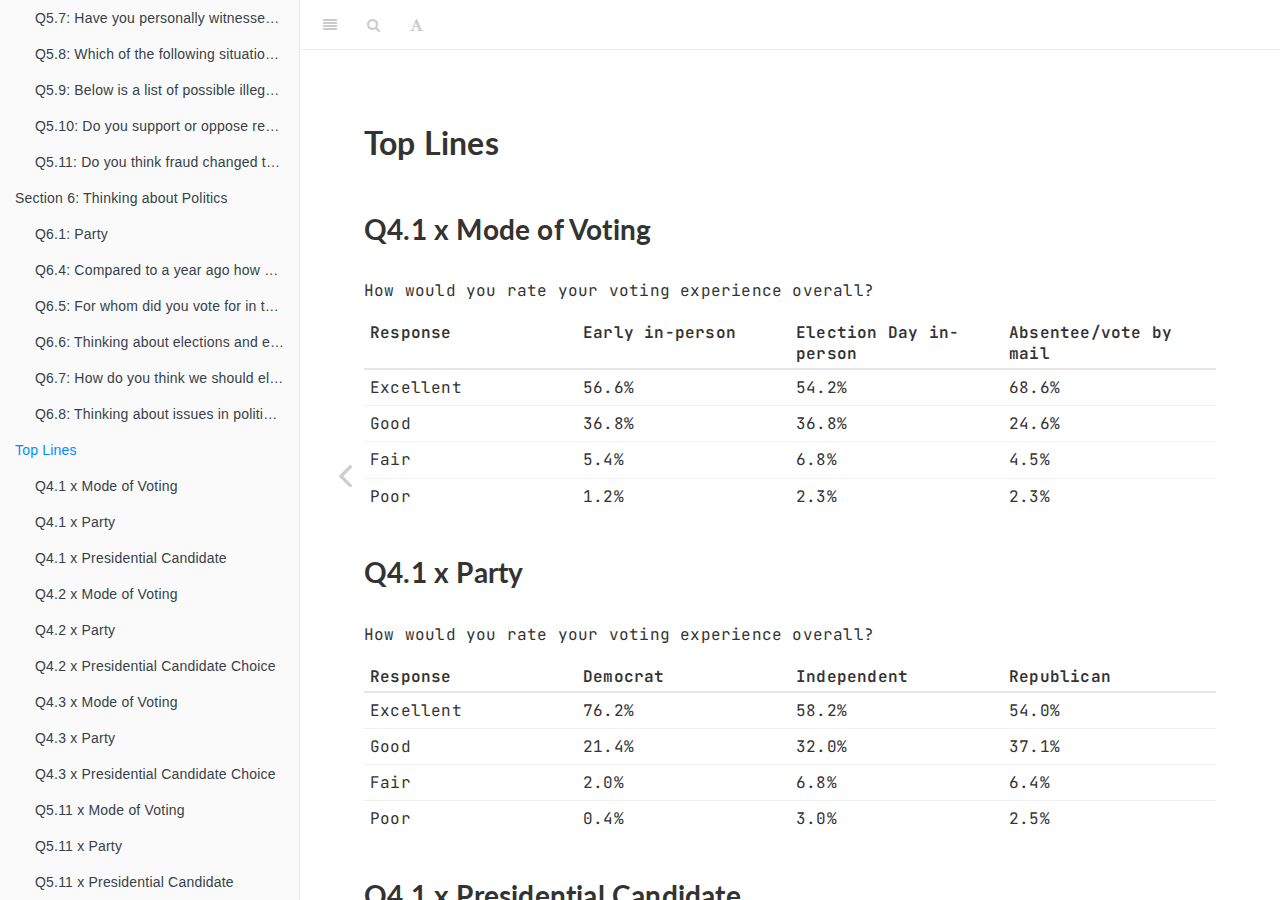
<file: docs/top-lines.html>
<!DOCTYPE html>
<html lang="" xml:lang="">
<head>

  <meta charset="utf-8" />
  <meta http-equiv="X-UA-Compatible" content="IE=edge" />
  <title>Top Lines | Introduction</title>
  <meta name="description" content="Top Lines | Introduction" />
  <meta name="generator" content="bookdown 0.21 and GitBook 2.6.7" />

  <meta property="og:title" content="Top Lines | Introduction" />
  <meta property="og:type" content="book" />
  
  
  
  

  <meta name="twitter:card" content="summary" />
  <meta name="twitter:title" content="Top Lines | Introduction" />
  
  
  

<meta name="author" content="Dr. Robert Stein, Dr. Lonna Atkeson, Dr. Trey Hood, Mason Reece" />



  <meta name="viewport" content="width=device-width, initial-scale=1" />
  <meta name="apple-mobile-web-app-capable" content="yes" />
  <meta name="apple-mobile-web-app-status-bar-style" content="black" />
  
  
<link rel="prev" href="section-6-thinking-about-politics.html"/>

<script src="libs/header-attrs-2.6/header-attrs.js"></script>
<script src="libs/jquery-2.2.3/jquery.min.js"></script>
<link href="libs/gitbook-2.6.7/css/style.css" rel="stylesheet" />
<link href="libs/gitbook-2.6.7/css/plugin-table.css" rel="stylesheet" />
<link href="libs/gitbook-2.6.7/css/plugin-bookdown.css" rel="stylesheet" />
<link href="libs/gitbook-2.6.7/css/plugin-highlight.css" rel="stylesheet" />
<link href="libs/gitbook-2.6.7/css/plugin-search.css" rel="stylesheet" />
<link href="libs/gitbook-2.6.7/css/plugin-fontsettings.css" rel="stylesheet" />
<link href="libs/gitbook-2.6.7/css/plugin-clipboard.css" rel="stylesheet" />









<script src="libs/core-js-2.5.3/shim.min.js"></script>
<script src="libs/react-16.12.0/react.min.js"></script>
<script src="libs/react-16.12.0/react-dom.min.js"></script>
<script src="libs/reactwidget-1.0.0/react-tools.js"></script>
<script src="libs/htmlwidgets-1.5.3/htmlwidgets.js"></script>
<script src="libs/reactable-binding-0.2.3/reactable.js"></script>



<link rel="stylesheet" href="style.css" type="text/css" />
</head>

<body>



  <div class="book without-animation with-summary font-size-2 font-family-1" data-basepath=".">

    <div class="book-summary">
      <nav role="navigation">

<ul class="summary">
<li class="chapter" data-level="" data-path="index.html"><a href="index.html"><i class="fa fa-check"></i>Introduction</a></li>
<li class="chapter" data-level="" data-path="section-1-voting-method-frequencies.html"><a href="section-1-voting-method-frequencies.html"><i class="fa fa-check"></i>Section 1: Voting Method Frequencies</a>
<ul>
<li class="chapter" data-level="" data-path="section-1-voting-method-frequencies.html"><a href="section-1-voting-method-frequencies.html#national"><i class="fa fa-check"></i>National</a>
<ul>
<li class="chapter" data-level="" data-path="section-1-voting-method-frequencies.html"><a href="section-1-voting-method-frequencies.html#mode-of-voting-frequencies"><i class="fa fa-check"></i>Mode of Voting Frequencies</a></li>
<li class="chapter" data-level="" data-path="section-1-voting-method-frequencies.html"><a href="section-1-voting-method-frequencies.html#presidential-candidate-frequencies"><i class="fa fa-check"></i>Presidential Candidate Frequencies</a></li>
</ul></li>
<li class="chapter" data-level="" data-path="section-1-voting-method-frequencies.html"><a href="section-1-voting-method-frequencies.html#by-state"><i class="fa fa-check"></i>By State</a>
<ul>
<li class="chapter" data-level="" data-path="section-1-voting-method-frequencies.html"><a href="section-1-voting-method-frequencies.html#mode-of-voting-frequencies-1"><i class="fa fa-check"></i>Mode of Voting Frequencies</a></li>
<li class="chapter" data-level="" data-path="section-1-voting-method-frequencies.html"><a href="section-1-voting-method-frequencies.html#presidential-candidate-frequencies-1"><i class="fa fa-check"></i>Presidential Candidate Frequencies</a></li>
</ul></li>
</ul></li>
<li class="chapter" data-level="" data-path="section-2-absentee-vote-by-mail.html"><a href="section-2-absentee-vote-by-mail.html"><i class="fa fa-check"></i>Section 2: Absentee / Vote by Mail</a>
<ul>
<li class="chapter" data-level="" data-path="section-2-absentee-vote-by-mail.html"><a href="section-2-absentee-vote-by-mail.html#q2.1-how-many-contests-did-you-vote-in-on-your-2020-ballot"><i class="fa fa-check"></i>Q2.1: How many contests did you vote in on your 2020 ballot?</a></li>
<li class="chapter" data-level="" data-path="section-2-absentee-vote-by-mail.html"><a href="section-2-absentee-vote-by-mail.html#q2.2-why-did-you-request-an-absentee-ballot-please-select-all-that-apply."><i class="fa fa-check"></i>Q2.2: Why did you request an absentee ballot? Please select all that apply.</a></li>
<li class="chapter" data-level="" data-path="section-2-absentee-vote-by-mail.html"><a href="section-2-absentee-vote-by-mail.html#q2.3-have-you-voted-absentee-or-by-mail-in-a-previous-election"><i class="fa fa-check"></i>Q2.3: Have you voted absentee or by mail in a previous election?</a></li>
<li class="chapter" data-level="" data-path="section-2-absentee-vote-by-mail.html"><a href="section-2-absentee-vote-by-mail.html#q2.4-how-did-you-request-an-absentee-ballot"><i class="fa fa-check"></i>Q2.4: How did you request an absentee ballot?</a></li>
<li class="chapter" data-level="" data-path="section-2-absentee-vote-by-mail.html"><a href="section-2-absentee-vote-by-mail.html#q2.5-did-you-log-on-to-your-voter-registration-record-to-do-any-of-the-following-please-select-all-that-apply."><i class="fa fa-check"></i>Q2.5: Did you log on to your voter registration record to do any of the following? Please select all that apply.</a></li>
<li class="chapter" data-level="" data-path="section-2-absentee-vote-by-mail.html"><a href="section-2-absentee-vote-by-mail.html#q2.6-how-was-your-mail-ballot-delivered-to-you"><i class="fa fa-check"></i>Q2.6: How was your mail ballot delivered to you?</a></li>
<li class="chapter" data-level="" data-path="section-2-absentee-vote-by-mail.html"><a href="section-2-absentee-vote-by-mail.html#q2.7-did-you-fill-out-your-ballot-with-anyone-else-such-as-a-family-member-or-friend-or-did-you-complete-your-ballot-by-yourself"><i class="fa fa-check"></i>Q2.7: Did you fill out your ballot with anyone else, such as a family member or friend, or did you complete your ballot by yourself?</a></li>
<li class="chapter" data-level="" data-path="section-2-absentee-vote-by-mail.html"><a href="section-2-absentee-vote-by-mail.html#q2.8-with-whom-did-you-complete-your-ballot-please-select-all-that-apply."><i class="fa fa-check"></i>Q2.8: With whom did you complete your ballot? Please select all that apply.</a></li>
<li class="chapter" data-level="" data-path="section-2-absentee-vote-by-mail.html"><a href="section-2-absentee-vote-by-mail.html#q2.9-when-did-you-return-your-mail-ballot"><i class="fa fa-check"></i>Q2.9: When did you return your mail ballot?</a></li>
<li class="chapter" data-level="" data-path="section-2-absentee-vote-by-mail.html"><a href="section-2-absentee-vote-by-mail.html#q2.10-who-returned-your-ballot-or-dropped-it-in-the-mail"><i class="fa fa-check"></i>Q2.10: Who returned your ballot or dropped it in the mail?</a></li>
<li class="chapter" data-level="" data-path="section-2-absentee-vote-by-mail.html"><a href="section-2-absentee-vote-by-mail.html#q2.11-how-did-you-return-your-ballot"><i class="fa fa-check"></i>Q2.11: How did you return your ballot?</a></li>
<li class="chapter" data-level="" data-path="section-2-absentee-vote-by-mail.html"><a href="section-2-absentee-vote-by-mail.html#q2.12-if-someone-else-returned-your-ballot-how-did-they-return-your-ballot"><i class="fa fa-check"></i>Q2.12: If someone else returned your ballot, how did they return your ballot?</a></li>
<li class="chapter" data-level="" data-path="section-2-absentee-vote-by-mail.html"><a href="section-2-absentee-vote-by-mail.html#q2.13-did-you-return-anyone-elses-ballot"><i class="fa fa-check"></i>Q2.13: Did you return anyone else’s ballot?</a></li>
<li class="chapter" data-level="" data-path="section-2-absentee-vote-by-mail.html"><a href="section-2-absentee-vote-by-mail.html#q2.14-whose-ballots-did-you-return-please-select-all-that-apply."><i class="fa fa-check"></i>Q2.14: Whose ballot(s) did you return? Please select all that apply.</a></li>
<li class="chapter" data-level="" data-path="section-2-absentee-vote-by-mail.html"><a href="section-2-absentee-vote-by-mail.html#q2.16-why-did-you-decide-to-drop-off-your-ballot-rather-than-mail-the-ballot-back-in-please-select-all-that-apply."><i class="fa fa-check"></i>Q2.16: Why did you decide to drop off your ballot rather than mail the ballot back in? Please select all that apply.</a></li>
<li class="chapter" data-level="" data-path="section-2-absentee-vote-by-mail.html"><a href="section-2-absentee-vote-by-mail.html#q2.17-were-you-contacted-by-your-local-election-official-because-there-was-a-problem-with-your-ballot-and-it-could-not-be-counted"><i class="fa fa-check"></i>Q2.17: Were you contacted by your local election official because there was a problem with your ballot and it could not be counted?</a></li>
<li class="chapter" data-level="" data-path="section-2-absentee-vote-by-mail.html"><a href="section-2-absentee-vote-by-mail.html#q2.18-were-you-able-to-resolve-the-problem"><i class="fa fa-check"></i>Q2.18: Were you able to resolve the problem?</a></li>
<li class="chapter" data-level="" data-path="section-2-absentee-vote-by-mail.html"><a href="section-2-absentee-vote-by-mail.html#q2.20-did-you-check-to-see-if-your-ballot-arrived-at-your-county-elections-office-before-election-day"><i class="fa fa-check"></i>Q2.20: Did you check to see if your ballot arrived at your County Elections office before Election Day?</a></li>
<li class="chapter" data-level="" data-path="section-2-absentee-vote-by-mail.html"><a href="section-2-absentee-vote-by-mail.html#q2.21-overall-how-difficult-was-it-to-follow-all-the-instructions-necessary-to-cast-your-ballot-and-return-it-to-be-counted"><i class="fa fa-check"></i>Q2.21: Overall, how difficult was it to follow all the instructions necessary to cast your ballot and return it to be counted?</a></li>
<li class="chapter" data-level="" data-path="section-2-absentee-vote-by-mail.html"><a href="section-2-absentee-vote-by-mail.html#q2.22-how-concerned-were-you-that-your-ballot-would-arrive-at-the-county-clerks-office-in-time-to-be-counted"><i class="fa fa-check"></i>Q2.22: How concerned were you that your ballot would arrive at the County Clerk’s office in time to be counted?</a></li>
<li class="chapter" data-level="" data-path="section-2-absentee-vote-by-mail.html"><a href="section-2-absentee-vote-by-mail.html#q2.23-did-you-encounter-any-problems-marking-or-completing-your-ballot-that-may-have-interfered-with-your-ability-to-cast-your-vote-as-intended"><i class="fa fa-check"></i>Q2.23: Did you encounter any problems marking or completing your ballot that may have interfered with your ability to cast your vote as intended?</a></li>
<li class="chapter" data-level="" data-path="section-2-absentee-vote-by-mail.html"><a href="section-2-absentee-vote-by-mail.html#q2.25-given-your-experience-this-year-with-mail-in-voting-how-likely-are-you-to-vote-absentee-next-time"><i class="fa fa-check"></i>Q2.25: Given your experience this year with mail in voting, how likely are you to vote absentee next time?</a></li>
</ul></li>
<li class="chapter" data-level="" data-path="section-3-in-person-voting.html"><a href="section-3-in-person-voting.html"><i class="fa fa-check"></i>Section 3: In-Person Voting</a>
<ul>
<li class="chapter" data-level="" data-path="section-3-in-person-voting.html"><a href="section-3-in-person-voting.html#q3.1-how-would-you-rate-your-voting-experience-overall"><i class="fa fa-check"></i>Q3.1: How would you rate your voting experience overall?</a></li>
<li class="chapter" data-level="" data-path="section-3-in-person-voting.html"><a href="section-3-in-person-voting.html#q3.2-approximately-how-long-did-you-have-to-wait-in-line-to-vote"><i class="fa fa-check"></i>Q3.2: Approximately how long did you have to wait in line to vote?</a></li>
<li class="chapter" data-level="" data-path="section-3-in-person-voting.html"><a href="section-3-in-person-voting.html#q3.3-when-you-first-checked-in-at-the-polling-place-to-vote-which-of-the-following-statements-most-closely-describes-how-you-were-asked-to-identify-yourself"><i class="fa fa-check"></i>Q3.3: When you first checked in at the polling place to vote, which of the following statements most closely describes how you were asked to identify yourself?</a></li>
<li class="chapter" data-level="" data-path="section-3-in-person-voting.html"><a href="section-3-in-person-voting.html#q3.4-please-mark-how-much-you-agree-or-disagree-with-the-following-statements-regarding-the-voting-location-where-you-voted"><i class="fa fa-check"></i>Q3.4: Please mark how much you agree or disagree with the following statements regarding the voting location where you voted:</a>
<ul>
<li class="chapter" data-level="" data-path="section-3-in-person-voting.html"><a href="section-3-in-person-voting.html#the-location-was-easy-to-find"><i class="fa fa-check"></i>The location was easy to find</a></li>
<li class="chapter" data-level="" data-path="section-3-in-person-voting.html"><a href="section-3-in-person-voting.html#i-had-to-go-far-out-of-my-way-to-vote"><i class="fa fa-check"></i>I had to go far out of my way to vote</a></li>
<li class="chapter" data-level="" data-path="section-3-in-person-voting.html"><a href="section-3-in-person-voting.html#it-was-hard-to-find-a-place-to-park"><i class="fa fa-check"></i>It was hard to find a place to park</a></li>
<li class="chapter" data-level="" data-path="section-3-in-person-voting.html"><a href="section-3-in-person-voting.html#the-poll-workers-were-helpful"><i class="fa fa-check"></i>The poll workers were helpful</a></li>
<li class="chapter" data-level="" data-path="section-3-in-person-voting.html"><a href="section-3-in-person-voting.html#my-ballot-privacy-was-protected"><i class="fa fa-check"></i>My ballot privacy was protected</a></li>
<li class="chapter" data-level="" data-path="section-3-in-person-voting.html"><a href="section-3-in-person-voting.html#the-ballot-was-too-long"><i class="fa fa-check"></i>The ballot was too long</a></li>
<li class="chapter" data-level="" data-path="section-3-in-person-voting.html"><a href="section-3-in-person-voting.html#i-felt-safe-from-covid-19-while-voting-in-person"><i class="fa fa-check"></i>I felt safe from COVID-19 while voting in-person</a></li>
</ul></li>
<li class="chapter" data-level="" data-path="section-3-in-person-voting.html"><a href="section-3-in-person-voting.html#q3.5-please-answer-the-following-questions"><i class="fa fa-check"></i>Q3.5: Please answer the following questions:</a>
<ul>
<li class="chapter" data-level="" data-path="section-3-in-person-voting.html"><a href="section-3-in-person-voting.html#did-someone-in-line-at-the-polling-place-ask-you-who-you-were-voting-for"><i class="fa fa-check"></i>Did someone in line at the polling place ask you who you were voting for?</a></li>
<li class="chapter" data-level="" data-path="section-3-in-person-voting.html"><a href="section-3-in-person-voting.html#did-a-poll-worker-look-at-your-ballot-and-see-who-you-were-voting-for"><i class="fa fa-check"></i>Did a poll worker look at your ballot and see who you were voting for?</a></li>
<li class="chapter" data-level="" data-path="section-3-in-person-voting.html"><a href="section-3-in-person-voting.html#did-another-voter-look-at-your-ballot-while-you-were-voting-or-while-you-were-in-line-to-feed-it-into-the-vote-tabulator"><i class="fa fa-check"></i>Did another voter look at your ballot while you were voting or while you were in line to feed it into the vote tabulator?</a></li>
<li class="chapter" data-level="" data-path="section-3-in-person-voting.html"><a href="section-3-in-person-voting.html#did-you-keep-your-ballot-in-a-privacy-sleeve-while-you-were-moving-around-the-vote-center"><i class="fa fa-check"></i>Did you keep your ballot in a privacy sleeve while you were moving around the vote center</a></li>
</ul></li>
<li class="chapter" data-level="" data-path="section-3-in-person-voting.html"><a href="section-3-in-person-voting.html#q3.6-how-would-you-rate-efforts-at-your-polling-location-to-prevent-voters-and-poll-workers-from-contracting-the-covid-19-virus"><i class="fa fa-check"></i>Q3.6: How would you rate efforts at your polling location to prevent voters and poll workers from contracting the COVID-19 virus?</a></li>
</ul></li>
<li class="chapter" data-level="" data-path="section-4-voting-experience.html"><a href="section-4-voting-experience.html"><i class="fa fa-check"></i>Section 4: Voting Experience</a>
<ul>
<li class="chapter" data-level="" data-path="section-4-voting-experience.html"><a href="section-4-voting-experience.html#q4.1-how-would-you-rate-your-voting-experience-overall"><i class="fa fa-check"></i>Q4.1: How would you rate your voting experience overall?</a></li>
<li><a href="section-4-voting-experience.html#q4.2-how-confident-are-you-that-your-vote-in-the-general-election-was-counted-as-you-intended">Q4.2: How confident are you that <b>YOUR</b> vote in the General Election was counted as you intended?</a></li>
<li class="chapter" data-level="" data-path="section-4-voting-experience.html"><a href="section-4-voting-experience.html#q4.3-thinking-about-your-county-state-and-the-nation-how-confident-are-you-that-all-of-the-ballots-were-counted-as-the-voters-intended"><i class="fa fa-check"></i>Q4.3 Thinking about your county, state, and the nation, how confident are you that all of the ballots were counted as the voters intended?</a>
<ul>
<li class="chapter" data-level="" data-path="section-4-voting-experience.html"><a href="section-4-voting-experience.html#your-county"><i class="fa fa-check"></i>Your county</a></li>
<li class="chapter" data-level="" data-path="section-4-voting-experience.html"><a href="section-4-voting-experience.html#your-state"><i class="fa fa-check"></i>Your state</a></li>
<li class="chapter" data-level="" data-path="section-4-voting-experience.html"><a href="section-4-voting-experience.html#nationwide"><i class="fa fa-check"></i>Nationwide</a></li>
</ul></li>
</ul></li>
<li class="chapter" data-level="" data-path="section-5-election-security.html"><a href="section-5-election-security.html"><i class="fa fa-check"></i>Section 5: Election Security</a>
<ul>
<li class="chapter" data-level="" data-path="section-5-election-security.html"><a href="section-5-election-security.html#q5.1-please-answer-the-following-questions"><i class="fa fa-check"></i>Q5.1: Please answer the following questions:</a>
<ul>
<li class="chapter" data-level="" data-path="section-5-election-security.html"><a href="section-5-election-security.html#how-often-does-anyone-including-friends-or-family-ask-you-which-candidate-you-prefer-or-voted-for"><i class="fa fa-check"></i>How often does anyone, including friends or family, ask you which candidate you prefer or voted for?</a></li>
<li class="chapter" data-level="" data-path="section-5-election-security.html"><a href="section-5-election-security.html#if-a-friend-or-family-member-asks-you-who-you-prefer-in-an-election-how-often-do-you-name-a-candidate"><i class="fa fa-check"></i>If a friend or family member asks you who you prefer in an election, how often do you name a candidate?</a></li>
<li class="chapter" data-level="" data-path="section-5-election-security.html"><a href="section-5-election-security.html#if-you-tell-a-close-friend-or-family-member-which-candidate-you-prefer-how-often-do-you-tell-the-truth"><i class="fa fa-check"></i>If you tell a close friend or family member which candidate you prefer, how often do you tell the truth?</a></li>
<li class="chapter" data-level="" data-path="section-5-election-security.html"><a href="section-5-election-security.html#ballots-are-changed-by-election-workers."><i class="fa fa-check"></i>Ballots are changed by election workers.</a></li>
<li class="chapter" data-level="" data-path="section-5-election-security.html"><a href="section-5-election-security.html#elected-officials-make-rules-that-favor-one-party-or-another."><i class="fa fa-check"></i>Elected officials make rules that favor one party or another.</a></li>
</ul></li>
<li class="chapter" data-level="" data-path="section-5-election-security.html"><a href="section-5-election-security.html#q5.2-did-anyone-do-any-of-the-following-please-select-all-that-apply."><i class="fa fa-check"></i>Q5.2: Did anyone do any of the following? Please select all that apply.</a></li>
<li class="chapter" data-level="" data-path="section-5-election-security.html"><a href="section-5-election-security.html#q5.3-what-was-the-result-of-this-interaction"><i class="fa fa-check"></i>Q5.3: What was the result of this interaction?</a></li>
<li class="chapter" data-level="" data-path="section-5-election-security.html"><a href="section-5-election-security.html#q5.4-who-tried-to-make-you-vote-the-way-you-didnt-want-to"><i class="fa fa-check"></i>Q5.4: Who tried to make you vote the way you didn’t want to?</a></li>
<li class="chapter" data-level="" data-path="section-5-election-security.html"><a href="section-5-election-security.html#q5.5-according-to-the-law-which-candidate-you-vote-for-is-supposed-to-be-kept-secret-unless-you-tell-someone.-even-so-how-easy-or-hard-do-you-think-it-would-be-for-politicians-union-officials-or-the-people-you-work-for-to-find-out-who-you-voted-for-even-if-you-told-no-one"><i class="fa fa-check"></i>Q5.5: According to the law, which candidate you vote for is supposed to be kept secret unless you tell someone. Even so, how easy or hard do you think it would be for politicians, union officials, or the people you work for to find out who you voted for, even if you told no one?</a></li>
<li class="chapter" data-level="" data-path="section-5-election-security.html"><a href="section-5-election-security.html#q5.6-do-you-think-elected-officials-can-access-voting-records-and-figure-out-who-a-voter-has-voted-for"><i class="fa fa-check"></i>Q5.6: Do you think elected officials can access voting records and figure out who a voter has voted for?</a></li>
<li class="chapter" data-level="" data-path="section-5-election-security.html"><a href="section-5-election-security.html#q5.7-have-you-personally-witnessed-what-you-believe-to-be-election-or-voter-fraud-in-the-2020-presidential-election"><i class="fa fa-check"></i>Q5.7: Have you personally witnessed what you believe to be election or voter fraud in the 2020 Presidential Election?</a></li>
<li class="chapter" data-level="" data-path="section-5-election-security.html"><a href="section-5-election-security.html#q5.8-which-of-the-following-situations-did-you-personally-observe-in-the-2020-presidential-election-please-select-all-that-apply."><i class="fa fa-check"></i>Q5.8: Which of the following situations did you personally observe in the 2020 Presidential Election? Please select all that apply.</a></li>
<li class="chapter" data-level="" data-path="section-5-election-security.html"><a href="section-5-election-security.html#q5.9-below-is-a-list-of-possible-illegal-election-activities-that-may-or-may-not-take-place-in-your-state.-how-often-you-think-each-event-occurs"><i class="fa fa-check"></i>Q5.9: Below is a list of possible illegal election activities that may or may not take place in your state. How often you think each event occurs?</a>
<ul>
<li class="chapter" data-level="" data-path="section-5-election-security.html"><a href="section-5-election-security.html#voted-absentee-ballots-are-stolen-and-thrown-away-after-being-submitted"><i class="fa fa-check"></i>Voted absentee ballots are stolen and thrown away after being submitted</a></li>
<li class="chapter" data-level="" data-path="section-5-election-security.html"><a href="section-5-election-security.html#someone-intimidates-a-voter-into-voting-for-someone-they-didnt-want-to"><i class="fa fa-check"></i>Someone intimidates a voter into voting for someone they didn’t want to</a></li>
<li class="chapter" data-level="" data-path="section-5-election-security.html"><a href="section-5-election-security.html#someone-steals-an-absentee-ballot-changes-the-ballot-and-casts-it."><i class="fa fa-check"></i>Someone steals an absentee ballot, changes the ballot, and casts it.</a></li>
<li class="chapter" data-level="" data-path="section-5-election-security.html"><a href="section-5-election-security.html#someone-bribes-someone-or-pays-them-money-for-their-vote"><i class="fa fa-check"></i>Someone bribes someone or pays them money for their vote</a></li>
<li class="chapter" data-level="" data-path="section-5-election-security.html"><a href="section-5-election-security.html#someone-intimidates-a-voter-into-not-voting"><i class="fa fa-check"></i>Someone intimidates a voter into not voting</a></li>
<li class="chapter" data-level="" data-path="section-5-election-security.html"><a href="section-5-election-security.html#someone-being-denied-the-opportunity-to-vote-who-is-an-eligible-voter-by-a-poll-worker-or-other-election-official"><i class="fa fa-check"></i>Someone being denied the opportunity to vote who is an eligible voter by a poll worker or other election official</a></li>
<li class="chapter" data-level="" data-path="section-5-election-security.html"><a href="section-5-election-security.html#voting-machines-fail-to-record-votes-correctly"><i class="fa fa-check"></i>Voting machines fail to record votes correctly</a></li>
</ul></li>
<li class="chapter" data-level="" data-path="section-5-election-security.html"><a href="section-5-election-security.html#q5.10-do-you-support-or-oppose-requiring-all-people-to-show-government-issues-photo-id-when-they-vote"><i class="fa fa-check"></i>Q5.10: Do you support or oppose requiring all people to show government issues photo ID when they vote?</a></li>
<li class="chapter" data-level="" data-path="section-5-election-security.html"><a href="section-5-election-security.html#q5.11-do-you-think-fraud-changed-the-outcome-of-the-presidential-election-in-your-state"><i class="fa fa-check"></i>Q5.11: Do you think fraud changed the outcome of the Presidential election in your state?</a></li>
</ul></li>
<li class="chapter" data-level="" data-path="section-6-thinking-about-politics.html"><a href="section-6-thinking-about-politics.html"><i class="fa fa-check"></i>Section 6: Thinking about Politics</a>
<ul>
<li class="chapter" data-level="" data-path="section-6-thinking-about-politics.html"><a href="section-6-thinking-about-politics.html#q6.1-party"><i class="fa fa-check"></i>Q6.1: Party</a></li>
<li class="chapter" data-level="" data-path="section-6-thinking-about-politics.html"><a href="section-6-thinking-about-politics.html#q6.4-compared-to-a-year-ago-how-are-each-of-the-following-doing-economically"><i class="fa fa-check"></i>Q6.4: Compared to a year ago how are each of the following doing economically?</a>
<ul>
<li class="chapter" data-level="" data-path="section-6-thinking-about-politics.html"><a href="section-6-thinking-about-politics.html#you-and-your-family"><i class="fa fa-check"></i>You and your family</a></li>
<li class="chapter" data-level="" data-path="section-6-thinking-about-politics.html"><a href="section-6-thinking-about-politics.html#national-economy"><i class="fa fa-check"></i>National economy</a></li>
<li class="chapter" data-level="" data-path="section-6-thinking-about-politics.html"><a href="section-6-thinking-about-politics.html#state-economy"><i class="fa fa-check"></i>State economy</a></li>
</ul></li>
<li class="chapter" data-level="" data-path="section-6-thinking-about-politics.html"><a href="section-6-thinking-about-politics.html#q6.5-for-whom-did-you-vote-for-in-the-race-for-u.s.-president"><i class="fa fa-check"></i>Q6.5: For whom did you vote for in the race for U.S. President?</a></li>
<li class="chapter" data-level="" data-path="section-6-thinking-about-politics.html"><a href="section-6-thinking-about-politics.html#q6.6-thinking-about-elections-and-election-reform-which-is-more-important"><i class="fa fa-check"></i>Q6.6: Thinking about elections and election reform, which is more important?</a></li>
<li class="chapter" data-level="" data-path="section-6-thinking-about-politics.html"><a href="section-6-thinking-about-politics.html#q6.7-how-do-you-think-we-should-elect-the-president-the-candidate-who-gets-the-most-votes-in-all-50-states-or-the-current-electoral-college-system"><i class="fa fa-check"></i>Q6.7: How do you think we should elect the President: the candidate who gets the most votes in all 50 states, or the current Electoral College system?</a></li>
<li class="chapter" data-level="" data-path="section-6-thinking-about-politics.html"><a href="section-6-thinking-about-politics.html#q6.8-thinking-about-issues-in-politics-today-that-matter-to-you-how-often-would-you-say-your-side-has-been-winning-or-losing"><i class="fa fa-check"></i>Q6.8: Thinking about issues in politics today that matter to you, how often would you say your side has been winning or losing?</a></li>
</ul></li>
<li class="chapter" data-level="" data-path="top-lines.html"><a href="top-lines.html"><i class="fa fa-check"></i>Top Lines</a>
<ul>
<li class="chapter" data-level="" data-path="top-lines.html"><a href="top-lines.html#q4.1-x-mode-of-voting"><i class="fa fa-check"></i>Q4.1 x Mode of Voting</a></li>
<li class="chapter" data-level="" data-path="top-lines.html"><a href="top-lines.html#q4.1-x-party"><i class="fa fa-check"></i>Q4.1 x Party</a></li>
<li class="chapter" data-level="" data-path="top-lines.html"><a href="top-lines.html#q4.1-x-presidential-candidate"><i class="fa fa-check"></i>Q4.1 x Presidential Candidate</a></li>
<li class="chapter" data-level="" data-path="top-lines.html"><a href="top-lines.html#q4.2-x-mode-of-voting"><i class="fa fa-check"></i>Q4.2 x Mode of Voting</a></li>
<li class="chapter" data-level="" data-path="top-lines.html"><a href="top-lines.html#q4.2-x-party"><i class="fa fa-check"></i>Q4.2 x Party</a></li>
<li class="chapter" data-level="" data-path="top-lines.html"><a href="top-lines.html#q4.2-x-presidential-candidate-choice"><i class="fa fa-check"></i>Q4.2 x Presidential Candidate Choice</a></li>
<li class="chapter" data-level="" data-path="top-lines.html"><a href="top-lines.html#q4.3-x-mode-of-voting"><i class="fa fa-check"></i>Q4.3 x Mode of Voting</a>
<ul>
<li class="chapter" data-level="" data-path="top-lines.html"><a href="top-lines.html#your-county-1"><i class="fa fa-check"></i>Your county</a></li>
<li class="chapter" data-level="" data-path="top-lines.html"><a href="top-lines.html#your-state-1"><i class="fa fa-check"></i>Your state</a></li>
<li class="chapter" data-level="" data-path="top-lines.html"><a href="top-lines.html#nationwide-1"><i class="fa fa-check"></i>Nationwide</a></li>
</ul></li>
<li class="chapter" data-level="" data-path="top-lines.html"><a href="top-lines.html#q4.3-x-party"><i class="fa fa-check"></i>Q4.3 x Party</a>
<ul>
<li class="chapter" data-level="" data-path="top-lines.html"><a href="top-lines.html#your-county-2"><i class="fa fa-check"></i>Your county</a></li>
<li class="chapter" data-level="" data-path="top-lines.html"><a href="top-lines.html#your-state-2"><i class="fa fa-check"></i>Your state</a></li>
<li class="chapter" data-level="" data-path="top-lines.html"><a href="top-lines.html#nation"><i class="fa fa-check"></i>Nation</a></li>
</ul></li>
<li class="chapter" data-level="" data-path="top-lines.html"><a href="top-lines.html#q4.3-x-presidential-candidate-choice"><i class="fa fa-check"></i>Q4.3 x Presidential Candidate Choice</a>
<ul>
<li class="chapter" data-level="" data-path="top-lines.html"><a href="top-lines.html#your-county-3"><i class="fa fa-check"></i>Your county</a></li>
<li class="chapter" data-level="" data-path="top-lines.html"><a href="top-lines.html#your-state-3"><i class="fa fa-check"></i>Your state</a></li>
<li class="chapter" data-level="" data-path="top-lines.html"><a href="top-lines.html#nation-1"><i class="fa fa-check"></i>Nation</a></li>
</ul></li>
<li class="chapter" data-level="" data-path="top-lines.html"><a href="top-lines.html#q5.11-x-mode-of-voting"><i class="fa fa-check"></i>Q5.11 x Mode of Voting</a></li>
<li class="chapter" data-level="" data-path="top-lines.html"><a href="top-lines.html#q5.11-x-party"><i class="fa fa-check"></i>Q5.11 x Party</a></li>
<li class="chapter" data-level="" data-path="top-lines.html"><a href="top-lines.html#q5.11-x-presidential-candidate"><i class="fa fa-check"></i>Q5.11 x Presidential Candidate</a></li>
</ul></li>
</ul>

      </nav>
    </div>

    <div class="book-body">
      <div class="body-inner">
        <div class="book-header" role="navigation">
          <h1>
            <i class="fa fa-circle-o-notch fa-spin"></i><a href="./">Introduction</a>
          </h1>
        </div>

        <div class="page-wrapper" tabindex="-1" role="main">
          <div class="page-inner">

            <section class="normal" id="section-">
<div id="top-lines" class="section level1">
<h1>Top Lines</h1>
<div id="q4.1-x-mode-of-voting" class="section level2">
<h2>Q4.1 x Mode of Voting</h2>
<p>How would you rate your voting experience overall?</p>
<div id="htmlwidget-3d1573953a543fffab43" class="reactable html-widget" style="width:auto;height:auto;"></div>
<script type="application/json" data-for="htmlwidget-3d1573953a543fffab43">{"x":{"tag":{"name":"Reactable","attribs":{"data":{"id":[1,3,2,4],"response":["Excellent","Fair","Good","Poor"],"early":[0.565774928145036,0.0541675878841477,0.368339597612204,0.0117178863586115],"election":[0.541666666666667,0.0676523297491039,0.368055555555556,0.0226254480286738],"vbm":[0.686203056989574,0.045146269865371,0.24557141411074,0.0230792590343152]},"columns":[{"accessor":"id","name":"ID","type":"numeric","align":"left","headerClassName":"header","show":false,"width":30},{"accessor":"response","name":"Response","type":"factor","align":"left","headerClassName":"header"},{"accessor":"early","name":"Early in-person","type":"numeric","align":"left","headerClassName":"header","cell":["56.6% ","5.4%  ","36.8% ","1.2%  "]},{"accessor":"election","name":"Election Day in-person","type":"numeric","align":"left","headerClassName":"header","cell":["54.2% ","6.8%  ","36.8% ","2.3%  "]},{"accessor":"vbm","name":"Absentee/vote by mail","type":"numeric","align":"left","headerClassName":"header","cell":["68.6% ","4.5%  ","24.6% ","2.3%  "]}],"sortable":false,"defaultSorted":[{"id":"id","desc":false}],"defaultPageSize":4,"paginationType":"numbers","showPageInfo":true,"minRows":1,"compact":true,"dataKey":"fea2c6ccbeb4f77d62d74c2d5e704020","key":"fea2c6ccbeb4f77d62d74c2d5e704020"},"children":[]},"class":"reactR_markup"},"evals":[],"jsHooks":[]}</script>
</div>
<div id="q4.1-x-party" class="section level2">
<h2>Q4.1 x Party</h2>
<p>How would you rate your voting experience overall?</p>
<div id="htmlwidget-1cfc735451cf6d71411c" class="reactable html-widget" style="width:auto;height:auto;"></div>
<script type="application/json" data-for="htmlwidget-1cfc735451cf6d71411c">{"x":{"tag":{"name":"Reactable","attribs":{"data":{"id":[1,3,2,4],"response":["Excellent","Fair","Good","Poor"],"Democrat":[0.762158446468465,0.020278398350232,0.213610586011342,0.00395256916996047],"Independent":[0.581913303437967,0.0680119581464873,0.320478325859492,0.0295964125560538],"Republican":[0.539919986084536,0.0638371890763611,0.371368933727605,0.0248738911114977]},"columns":[{"accessor":"id","name":"ID","type":"numeric","align":"left","headerClassName":"header","show":false,"width":30},{"accessor":"response","name":"Response","type":"factor","align":"left","headerClassName":"header"},{"accessor":"Democrat","name":"Democrat","type":"numeric","align":"left","headerClassName":"header","cell":["76.2% ","2.0%  ","21.4% ","0.4%  "]},{"accessor":"Independent","name":"Independent","type":"numeric","align":"left","headerClassName":"header","cell":["58.2% ","6.8%  ","32.0% ","3.0%  "]},{"accessor":"Republican","name":"Republican","type":"numeric","align":"left","headerClassName":"header","cell":["54.0% ","6.4%  ","37.1% ","2.5%  "]}],"sortable":false,"defaultSorted":[{"id":"id","desc":false}],"defaultPageSize":4,"paginationType":"numbers","showPageInfo":true,"minRows":1,"compact":true,"dataKey":"88d64c2192cf8bdc4e99e6a3ccfff3a9","key":"88d64c2192cf8bdc4e99e6a3ccfff3a9"},"children":[]},"class":"reactR_markup"},"evals":[],"jsHooks":[]}</script>
</div>
<div id="q4.1-x-presidential-candidate" class="section level2">
<h2>Q4.1 x Presidential Candidate</h2>
<p>How would you rate your voting experience overall?</p>
<div id="htmlwidget-78db2becae3216441976" class="reactable html-widget" style="width:auto;height:auto;"></div>
<script type="application/json" data-for="htmlwidget-78db2becae3216441976">{"x":{"tag":{"name":"Reactable","attribs":{"data":{"id":[1,3,2,4],"response":["Excellent","Fair","Good","Poor"],"democrat":[0.764326965792981,0.0195468680586406,0.212794313638383,0.00333185250999556],"republican":[0.485994221831428,0.0807687476447682,0.396558221328979,0.0366788091948248],"third":[0.5,0.0833333333333333,0.402439024390244,0.0142276422764228],"other":[0.529304029304029,0.104395604395604,0.322344322344322,0.043956043956044]},"columns":[{"accessor":"id","name":"ID","type":"numeric","align":"left","headerClassName":"header","show":false,"width":30},{"accessor":"response","name":"Response","type":"factor","align":"left","headerClassName":"header"},{"accessor":"democrat","name":"Joe Biden / Kamala Harris (Democratic)","type":"numeric","align":"left","headerClassName":"header","cell":["76.4% ","2.0%  ","21.3% ","0.33% "]},{"accessor":"republican","name":"Donald Trump / Mike Pence (Republican)","type":"numeric","align":"left","headerClassName":"header","cell":["48.6% ","8.1%  ","39.7% ","3.7%  "]},{"accessor":"third","name":"A third party candidate","type":"numeric","align":"left","headerClassName":"header","cell":["50.0% ","8.3%  ","40.2% ","1.4%  "]},{"accessor":"other","name":"Other","type":"numeric","align":"left","headerClassName":"header","cell":["52.9% ","10.4% ","32.2% ","4.4%  "]}],"sortable":false,"defaultSorted":[{"id":"id","desc":false}],"defaultPageSize":4,"paginationType":"numbers","showPageInfo":true,"minRows":1,"compact":true,"dataKey":"6cd96eb9fb72e4bf9db27f0835ec0887","key":"6cd96eb9fb72e4bf9db27f0835ec0887"},"children":[]},"class":"reactR_markup"},"evals":[],"jsHooks":[]}</script>
</div>
<div id="q4.2-x-mode-of-voting" class="section level2">
<h2>Q4.2 x Mode of Voting</h2>
<p>How confident are you that <b>YOUR</b> vote in the General Election was counted as you intended?</p>
<div id="htmlwidget-7cf359bd40dfd61e31c2" class="reactable html-widget" style="width:auto;height:auto;"></div>
<script type="application/json" data-for="htmlwidget-7cf359bd40dfd61e31c2">{"x":{"tag":{"name":"Reactable","attribs":{"data":{"id":[4,3,2,1],"response":["Not at all confident","Not too confident","Somewhat confident","Very confident"],"early":[0.078232044198895,0.0841988950276243,0.242872928176796,0.594696132596685],"election":[0.119202330271118,0.115169168720592,0.265740533273583,0.499887967734708],"vbm":[0.0565120518533522,0.0456755114441969,0.157585578286409,0.740226858416042]},"columns":[{"accessor":"id","name":"ID","type":"numeric","align":"left","headerClassName":"header","show":false,"width":30},{"accessor":"response","name":"Response","type":"factor","align":"left","headerClassName":"header"},{"accessor":"early","name":"Early in-person","type":"numeric","align":"left","headerClassName":"header","cell":["7.8%  ","8.4%  ","24.3% ","59.5% "]},{"accessor":"election","name":"Election Day in-person","type":"numeric","align":"left","headerClassName":"header","cell":["11.9% ","11.5% ","26.6% ","50.0% "]},{"accessor":"vbm","name":"Absentee/vote by mail","type":"numeric","align":"left","headerClassName":"header","cell":["5.7%  ","4.6%  ","15.8% ","74.0% "]}],"sortable":false,"defaultSorted":[{"id":"id","desc":false}],"defaultPageSize":4,"paginationType":"numbers","showPageInfo":true,"minRows":1,"compact":true,"dataKey":"998fc0c389422d68dd415d932cff8aee","key":"998fc0c389422d68dd415d932cff8aee"},"children":[]},"class":"reactR_markup"},"evals":[],"jsHooks":[]}</script>
</div>
<div id="q4.2-x-party" class="section level2">
<h2>Q4.2 x Party</h2>
<p>How confident are you that <b>YOUR</b> vote in the General Election was counted as you intended?</p>
<div id="htmlwidget-32a1e5bac97ce79ce1b6" class="reactable html-widget" style="width:auto;height:auto;"></div>
<script type="application/json" data-for="htmlwidget-32a1e5bac97ce79ce1b6">{"x":{"tag":{"name":"Reactable","attribs":{"data":{"id":[4,3,2,1],"response":["Not at all confident","Not too confident","Somewhat confident","Very confident"],"Democrat":[0.00635957373667927,0.0118597456170505,0.0996906153317291,0.882090065314541],"Independent":[0.0989684556734938,0.080430557631933,0.207953356256541,0.612647630438033],"Republican":[0.116715950600104,0.11602017742216,0.30335710558358,0.463906766394156]},"columns":[{"accessor":"id","name":"ID","type":"numeric","align":"left","headerClassName":"header","show":false,"width":30},{"accessor":"response","name":"Response","type":"factor","align":"left","headerClassName":"header"},{"accessor":"Democrat","name":"Democrat","type":"numeric","align":"left","headerClassName":"header","cell":["0.64% ","1.2%  ","10.0% ","88.2% "]},{"accessor":"Independent","name":"Independent","type":"numeric","align":"left","headerClassName":"header","cell":["9.9%  ","8.0%  ","20.8% ","61.3% "]},{"accessor":"Republican","name":"Republican","type":"numeric","align":"left","headerClassName":"header","cell":["11.7% ","11.6% ","30.3% ","46.4% "]}],"sortable":false,"defaultSorted":[{"id":"id","desc":false}],"defaultPageSize":4,"paginationType":"numbers","showPageInfo":true,"minRows":1,"compact":true,"dataKey":"79d7abb3c9103ea1ca92797ab6817310","key":"79d7abb3c9103ea1ca92797ab6817310"},"children":[]},"class":"reactR_markup"},"evals":[],"jsHooks":[]}</script>
</div>
<div id="q4.2-x-presidential-candidate-choice" class="section level2">
<h2>Q4.2 x Presidential Candidate Choice</h2>
<p>How confident are you that <b>YOUR</b> vote in the General Election was counted as you intended?</p>
<div id="htmlwidget-23b403445f7e472f62cd" class="reactable html-widget" style="width:auto;height:auto;"></div>
<script type="application/json" data-for="htmlwidget-23b403445f7e472f62cd">{"x":{"tag":{"name":"Reactable","attribs":{"data":{"id":[4,3,2,1],"response":["Not at all confident","Not too confident","Somewhat confident","Very confident"],"democrat":[0.002998667258996,0.0075521990226566,0.0882940915148823,0.901155042203465],"republican":[0.152444388588664,0.13849440743999,0.328641447781827,0.380419756189519],"third":[0.0670731707317073,0.0752032520325203,0.282520325203252,0.57520325203252],"other":[0.12956204379562,0.0748175182481752,0.204379562043796,0.591240875912409]},"columns":[{"accessor":"id","name":"ID","type":"numeric","align":"left","headerClassName":"header","show":false,"width":30},{"accessor":"response","name":"Response","type":"factor","align":"left","headerClassName":"header"},{"accessor":"democrat","name":"Joe Biden / Kamala Harris (Democratic)","type":"numeric","align":"left","headerClassName":"header","cell":["0.3%  ","0.76% ","8.8%  ","90.1% "]},{"accessor":"republican","name":"Donald Trump / Mike Pence (Republican)","type":"numeric","align":"left","headerClassName":"header","cell":["15.2% ","13.8% ","32.9% ","38.0% "]},{"accessor":"third","name":"A third party candidate","type":"numeric","align":"left","headerClassName":"header","cell":["6.7%  ","7.5%  ","28.3% ","57.5% "]},{"accessor":"other","name":"Other","type":"numeric","align":"left","headerClassName":"header","cell":["13.0% ","7.5%  ","20.4% ","59.1% "]}],"sortable":false,"defaultSorted":[{"id":"id","desc":false}],"defaultPageSize":4,"paginationType":"numbers","showPageInfo":true,"minRows":1,"compact":true,"dataKey":"c3063e437116ee50bebb1e84c3336491","key":"c3063e437116ee50bebb1e84c3336491"},"children":[]},"class":"reactR_markup"},"evals":[],"jsHooks":[]}</script>
</div>
<div id="q4.3-x-mode-of-voting" class="section level2">
<h2>Q4.3 x Mode of Voting</h2>
<p>Thinking about your county, state, and the nation, how confident are you that all of the ballots were counted as the voters intended?</p>
<div id="your-county-1" class="section level3">
<h3>Your county</h3>
<div id="htmlwidget-12b1b27e1a8a3f89fe7c" class="reactable html-widget" style="width:auto;height:auto;"></div>
<script type="application/json" data-for="htmlwidget-12b1b27e1a8a3f89fe7c">{"x":{"tag":{"name":"Reactable","attribs":{"data":{"id":[4,3,2,1],"response":["Not at all confident","Not too confident","Somewhat confident","Very Confident"],"early":[0.134704711347047,0.0829462508294625,0.226056182260562,0.556292855562929],"election":[0.190721649484536,0.103092783505155,0.264231286418646,0.441954280591663],"vbm":[0.0710520981147375,0.0465234137441719,0.159031015609163,0.723393472531928]},"columns":[{"accessor":"id","name":"ID","type":"numeric","align":"left","headerClassName":"header","show":false,"width":30},{"accessor":"response","name":"Response","type":"factor","align":"left","headerClassName":"header"},{"accessor":"early","name":"Early in-person","type":"numeric","align":"left","headerClassName":"header","cell":["13.5% ","8.3%  ","22.6% ","55.6% "]},{"accessor":"election","name":"Election Day in-person","type":"numeric","align":"left","headerClassName":"header","cell":["19.1% ","10.3% ","26.4% ","44.2% "]},{"accessor":"vbm","name":"Absentee/vote by mail","type":"numeric","align":"left","headerClassName":"header","cell":["7.1%  ","4.7%  ","15.9% ","72.3% "]}],"sortable":false,"defaultSorted":[{"id":"id","desc":false}],"defaultPageSize":4,"paginationType":"numbers","showPageInfo":true,"minRows":1,"compact":true,"dataKey":"64957520b4eedd90105df0d1ed9192e6","key":"64957520b4eedd90105df0d1ed9192e6"},"children":[]},"class":"reactR_markup"},"evals":[],"jsHooks":[]}</script>
</div>
<div id="your-state-1" class="section level3">
<h3>Your state</h3>
<div id="htmlwidget-35f6fe985ecb842dc21c" class="reactable html-widget" style="width:auto;height:auto;"></div>
<script type="application/json" data-for="htmlwidget-35f6fe985ecb842dc21c">{"x":{"tag":{"name":"Reactable","attribs":{"data":{"id":[4,3,2,1],"response":["Not at all confident","Not too confident","Somewhat confident","Very Confident"],"early":[0.113376652475913,0.107326910150123,0.28097692135335,0.498319516020614],"election":[0.189121529358216,0.12994993172508,0.277196176604461,0.403732362312244],"vbm":[0.0796841349605169,0.0615321505486617,0.173213003794483,0.685570710696339]},"columns":[{"accessor":"id","name":"ID","type":"numeric","align":"left","headerClassName":"header","show":false,"width":30},{"accessor":"response","name":"Response","type":"factor","align":"left","headerClassName":"header"},{"accessor":"early","name":"Early in-person","type":"numeric","align":"left","headerClassName":"header","cell":["11.3% ","10.7% ","28.1% ","49.8% "]},{"accessor":"election","name":"Election Day in-person","type":"numeric","align":"left","headerClassName":"header","cell":["18.9% ","13.0% ","27.7% ","40.4% "]},{"accessor":"vbm","name":"Absentee/vote by mail","type":"numeric","align":"left","headerClassName":"header","cell":["8.0%  ","6.2%  ","17.3% ","68.6% "]}],"sortable":false,"defaultSorted":[{"id":"id","desc":false}],"defaultPageSize":4,"paginationType":"numbers","showPageInfo":true,"minRows":1,"compact":true,"dataKey":"2bf911abc9e1a72db346aca3d57bd4d2","key":"2bf911abc9e1a72db346aca3d57bd4d2"},"children":[]},"class":"reactR_markup"},"evals":[],"jsHooks":[]}</script>
</div>
<div id="nationwide-1" class="section level3">
<h3>Nationwide</h3>
<div id="htmlwidget-9a88a031d5dcebed1182" class="reactable html-widget" style="width:auto;height:auto;"></div>
<script type="application/json" data-for="htmlwidget-9a88a031d5dcebed1182">{"x":{"tag":{"name":"Reactable","attribs":{"data":{"id":[4,3,2,1],"response":["Not at all confident","Not too confident","Somewhat confident","Very Confident"],"early":[0.383976660682226,0.124775583482944,0.130385996409336,0.360861759425494],"election":[0.450614474283113,0.159308147473828,0.135184342284934,0.254893035958125],"vbm":[0.171751412429379,0.0851566512583462,0.170005136106831,0.573086800205444]},"columns":[{"accessor":"id","name":"ID","type":"numeric","align":"left","headerClassName":"header","show":false,"width":30},{"accessor":"response","name":"Response","type":"factor","align":"left","headerClassName":"header"},{"accessor":"early","name":"Early in-person","type":"numeric","align":"left","headerClassName":"header","cell":["38.4% ","12.5% ","13.0% ","36.1% "]},{"accessor":"election","name":"Election Day in-person","type":"numeric","align":"left","headerClassName":"header","cell":["45.1% ","15.9% ","13.5% ","25.5% "]},{"accessor":"vbm","name":"Absentee/vote by mail","type":"numeric","align":"left","headerClassName":"header","cell":["17.2% ","8.5%  ","17.0% ","57.3% "]}],"sortable":false,"defaultSorted":[{"id":"id","desc":false}],"defaultPageSize":4,"paginationType":"numbers","showPageInfo":true,"minRows":1,"compact":true,"dataKey":"b7eeec4fa62aeeed4eb27f9694dc8d3e","key":"b7eeec4fa62aeeed4eb27f9694dc8d3e"},"children":[]},"class":"reactR_markup"},"evals":[],"jsHooks":[]}</script>
</div>
</div>
<div id="q4.3-x-party" class="section level2">
<h2>Q4.3 x Party</h2>
<p>Thinking about your county, state, and the nation, how confident are you that all of the ballots were counted as the voters intended?</p>
<div id="your-county-2" class="section level3">
<h3>Your county</h3>
<div id="htmlwidget-555fde4a847fcf7f7b52" class="reactable html-widget" style="width:auto;height:auto;"></div>
<script type="application/json" data-for="htmlwidget-555fde4a847fcf7f7b52">{"x":{"tag":{"name":"Reactable","attribs":{"data":{"id":[4,3,2,1],"response":["Not at all confident","Not too confident","Somewhat confident","Very Confident"],"Democrat":[0.00791057609630267,0.0163370593293207,0.100085984522786,0.875666380051591],"Independent":[0.132405745062837,0.0757031717534411,0.204817474566128,0.587073608617594],"Republican":[0.195266272189349,0.109293421510616,0.296554124608423,0.398886181691612]},"columns":[{"accessor":"id","name":"ID","type":"numeric","align":"left","headerClassName":"header","show":false,"width":30},{"accessor":"response","name":"Response","type":"factor","align":"left","headerClassName":"header"},{"accessor":"Democrat","name":"Democrat","type":"numeric","align":"left","headerClassName":"header","cell":["0.79% ","1.6%  ","10.0% ","87.6% "]},{"accessor":"Independent","name":"Independent","type":"numeric","align":"left","headerClassName":"header","cell":["13.2% ","7.6%  ","20.5% ","58.7% "]},{"accessor":"Republican","name":"Republican","type":"numeric","align":"left","headerClassName":"header","cell":["19.5% ","10.9% ","29.7% ","39.9% "]}],"sortable":false,"defaultSorted":[{"id":"id","desc":false}],"defaultPageSize":4,"paginationType":"numbers","showPageInfo":true,"minRows":1,"compact":true,"dataKey":"746195868328421482da40270b835b0b","key":"746195868328421482da40270b835b0b"},"children":[]},"class":"reactR_markup"},"evals":[],"jsHooks":[]}</script>
</div>
<div id="your-state-2" class="section level3">
<h3>Your state</h3>
<div id="htmlwidget-9e2bc6929fb6659c9999" class="reactable html-widget" style="width:auto;height:auto;"></div>
<script type="application/json" data-for="htmlwidget-9e2bc6929fb6659c9999">{"x":{"tag":{"name":"Reactable","attribs":{"data":{"id":[4,3,2,1],"response":["Not at all confident","Not too confident","Somewhat confident","Very Confident"],"Democrat":[0.00835654596100279,0.0198467966573816,0.124477715877437,0.847318941504178],"Independent":[0.133666363911596,0.0968816227671813,0.223130487435665,0.546321525885559],"Republican":[0.191981631932179,0.145531614270576,0.324620275521017,0.337866478276227]},"columns":[{"accessor":"id","name":"ID","type":"numeric","align":"left","headerClassName":"header","show":false,"width":30},{"accessor":"response","name":"Response","type":"factor","align":"left","headerClassName":"header"},{"accessor":"Democrat","name":"Democrat","type":"numeric","align":"left","headerClassName":"header","cell":["0.84% ","2.0%  ","12.4% ","84.7% "]},{"accessor":"Independent","name":"Independent","type":"numeric","align":"left","headerClassName":"header","cell":["13.4% ","9.7%  ","22.3% ","54.6% "]},{"accessor":"Republican","name":"Republican","type":"numeric","align":"left","headerClassName":"header","cell":["19.2% ","14.6% ","32.5% ","33.8% "]}],"sortable":false,"defaultSorted":[{"id":"id","desc":false}],"defaultPageSize":4,"paginationType":"numbers","showPageInfo":true,"minRows":1,"compact":true,"dataKey":"852815ca4f5fdf07ec96cee66577586e","key":"852815ca4f5fdf07ec96cee66577586e"},"children":[]},"class":"reactR_markup"},"evals":[],"jsHooks":[]}</script>
</div>
<div id="nation" class="section level3">
<h3>Nation</h3>
<div id="htmlwidget-acfaa3f32667273e3af1" class="reactable html-widget" style="width:auto;height:auto;"></div>
<script type="application/json" data-for="htmlwidget-acfaa3f32667273e3af1">{"x":{"tag":{"name":"Reactable","attribs":{"data":{"id":[4,3,2,1],"response":["Not at all confident","Not too confident","Somewhat confident","Very Confident"],"Democrat":[0.0193548387096774,0.0310374891020052,0.173670444638187,0.775937227550131],"Independent":[0.307377670049992,0.108165429480382,0.15694591728526,0.427510983184366],"Republican":[0.532260915679689,0.195863531907371,0.129220434859466,0.142655117553474]},"columns":[{"accessor":"id","name":"ID","type":"numeric","align":"left","headerClassName":"header","show":false,"width":30},{"accessor":"response","name":"Response","type":"factor","align":"left","headerClassName":"header"},{"accessor":"Democrat","name":"Democrat","type":"numeric","align":"left","headerClassName":"header","cell":["1.9%  ","3.1%  ","17.4% ","77.6% "]},{"accessor":"Independent","name":"Independent","type":"numeric","align":"left","headerClassName":"header","cell":["30.7% ","10.8% ","15.7% ","42.8% "]},{"accessor":"Republican","name":"Republican","type":"numeric","align":"left","headerClassName":"header","cell":["53.2% ","19.6% ","12.9% ","14.3% "]}],"sortable":false,"defaultSorted":[{"id":"id","desc":false}],"defaultPageSize":4,"paginationType":"numbers","showPageInfo":true,"minRows":1,"compact":true,"dataKey":"6f145a354785b2e2396bae529dbf47bb","key":"6f145a354785b2e2396bae529dbf47bb"},"children":[]},"class":"reactR_markup"},"evals":[],"jsHooks":[]}</script>
</div>
</div>
<div id="q4.3-x-presidential-candidate-choice" class="section level2">
<h2>Q4.3 x Presidential Candidate Choice</h2>
<p>Thinking about your county, state, and the nation, how confident are you that all of the ballots were counted as the voters intended?</p>
<div id="your-county-3" class="section level3">
<h3>Your county</h3>
<div id="htmlwidget-b4e1758fb8436f325fe1" class="reactable html-widget" style="width:auto;height:auto;"></div>
<script type="application/json" data-for="htmlwidget-b4e1758fb8436f325fe1">{"x":{"tag":{"name":"Reactable","attribs":{"data":{"id":[4,3,2,1],"response":["Not at all confident","Not too confident","Somewhat confident","Very Confident"],"democrat":[0.00344444444444444,0.00977777777777778,0.0927777777777778,0.894],"republican":[0.234502703382371,0.127876273104489,0.315478435810386,0.322142587702754],"third":[0.0772357723577236,0.0934959349593496,0.315040650406504,0.514227642276423],"other":[0.148351648351648,0.0897435897435897,0.19047619047619,0.571428571428571]},"columns":[{"accessor":"id","name":"ID","type":"numeric","align":"left","headerClassName":"header","show":false,"width":30},{"accessor":"response","name":"Response","type":"factor","align":"left","headerClassName":"header"},{"accessor":"democrat","name":"Joe Biden / Kamala Harris (Democratic)","type":"numeric","align":"left","headerClassName":"header","cell":["0.34% ","0.98% ","9.3%  ","89.4% "]},{"accessor":"republican","name":"Donald Trump / Mike Pence (Republican)","type":"numeric","align":"left","headerClassName":"header","cell":["23.5% ","12.8% ","31.5% ","32.2% "]},{"accessor":"third","name":"A third party candidate","type":"numeric","align":"left","headerClassName":"header","cell":["7.7%  ","9.3%  ","31.5% ","51.4% "]},{"accessor":"other","name":"Other","type":"numeric","align":"left","headerClassName":"header","cell":["14.8% ","9.0%  ","19.0% ","57.1% "]}],"sortable":false,"defaultSorted":[{"id":"id","desc":false}],"defaultPageSize":4,"paginationType":"numbers","showPageInfo":true,"minRows":1,"compact":true,"dataKey":"adf3d4fdcd283eaeca0fcba7b6e8d2a7","key":"adf3d4fdcd283eaeca0fcba7b6e8d2a7"},"children":[]},"class":"reactR_markup"},"evals":[],"jsHooks":[]}</script>
</div>
<div id="your-state-3" class="section level3">
<h3>Your state</h3>
<div id="htmlwidget-d25a825fa054cb5c6742" class="reactable html-widget" style="width:auto;height:auto;"></div>
<script type="application/json" data-for="htmlwidget-d25a825fa054cb5c6742">{"x":{"tag":{"name":"Reactable","attribs":{"data":{"id":[4,3,2,1],"response":["Not at all confident","Not too confident","Somewhat confident","Very Confident"],"democrat":[0.00494548724289086,0.0134876924806114,0.114532988647859,0.867033831628639],"republican":[0.231710425694621,0.167856232475147,0.339790976293653,0.260642365536579],"third":[0.0897959183673469,0.0979591836734694,0.328571428571429,0.483673469387755],"other":[0.146067415730337,0.123595505617978,0.220973782771536,0.50936329588015]},"columns":[{"accessor":"id","name":"ID","type":"numeric","align":"left","headerClassName":"header","show":false,"width":30},{"accessor":"response","name":"Response","type":"factor","align":"left","headerClassName":"header"},{"accessor":"democrat","name":"Joe Biden / Kamala Harris (Democratic)","type":"numeric","align":"left","headerClassName":"header","cell":["0.49% ","1.3%  ","11.5% ","86.7% "]},{"accessor":"republican","name":"Donald Trump / Mike Pence (Republican)","type":"numeric","align":"left","headerClassName":"header","cell":["23.2% ","16.8% ","34.0% ","26.1% "]},{"accessor":"third","name":"A third party candidate","type":"numeric","align":"left","headerClassName":"header","cell":["9.0%  ","9.8%  ","32.9% ","48.4% "]},{"accessor":"other","name":"Other","type":"numeric","align":"left","headerClassName":"header","cell":["14.6% ","12.4% ","22.1% ","50.9% "]}],"sortable":false,"defaultSorted":[{"id":"id","desc":false}],"defaultPageSize":4,"paginationType":"numbers","showPageInfo":true,"minRows":1,"compact":true,"dataKey":"5e86953a2b13fb07ddd7578e43a6869d","key":"5e86953a2b13fb07ddd7578e43a6869d"},"children":[]},"class":"reactR_markup"},"evals":[],"jsHooks":[]}</script>
</div>
<div id="nation-1" class="section level3">
<h3>Nation</h3>
<div id="htmlwidget-8263eae4690a54c56705" class="reactable html-widget" style="width:auto;height:auto;"></div>
<script type="application/json" data-for="htmlwidget-8263eae4690a54c56705">{"x":{"tag":{"name":"Reactable","attribs":{"data":{"id":[4,3,2,1],"response":["Not at all confident","Not too confident","Somewhat confident","Very Confident"],"democrat":[0.00889339187211528,0.0246538331644715,0.175278622087133,0.791174152876281],"republican":[0.605226258763544,0.204716379859783,0.115615041427661,0.0744423199490121],"third":[0.181818181818182,0.15702479338843,0.328512396694215,0.332644628099174],"other":[0.297196261682243,0.132710280373832,0.185046728971963,0.385046728971963]},"columns":[{"accessor":"id","name":"ID","type":"numeric","align":"left","headerClassName":"header","show":false,"width":30},{"accessor":"response","name":"Response","type":"factor","align":"left","headerClassName":"header"},{"accessor":"democrat","name":"Joe Biden / Kamala Harris (Democratic)","type":"numeric","align":"left","headerClassName":"header","cell":["0.89% ","2.5%  ","17.5% ","79.1% "]},{"accessor":"republican","name":"Donald Trump / Mike Pence (Republican)","type":"numeric","align":"left","headerClassName":"header","cell":["60.5% ","20.5% ","11.6% ","7.4%  "]},{"accessor":"third","name":"A third party candidate","type":"numeric","align":"left","headerClassName":"header","cell":["18.2% ","15.7% ","32.9% ","33.3% "]},{"accessor":"other","name":"Other","type":"numeric","align":"left","headerClassName":"header","cell":["29.7% ","13.3% ","18.5% ","38.5% "]}],"sortable":false,"defaultSorted":[{"id":"id","desc":false}],"defaultPageSize":4,"paginationType":"numbers","showPageInfo":true,"minRows":1,"compact":true,"dataKey":"5754478a92a6cbaeae81cbe280ab5674","key":"5754478a92a6cbaeae81cbe280ab5674"},"children":[]},"class":"reactR_markup"},"evals":[],"jsHooks":[]}</script>
</div>
</div>
<div id="q5.11-x-mode-of-voting" class="section level2">
<h2>Q5.11 x Mode of Voting</h2>
<p>Do you think fraud changed the outcome of the Presidential election in your state?</p>
<div id="htmlwidget-22f47c852a3780e26173" class="reactable html-widget" style="width:auto;height:auto;"></div>
<script type="application/json" data-for="htmlwidget-22f47c852a3780e26173">{"x":{"tag":{"name":"Reactable","attribs":{"data":{"response":["Don't know","No","Yes"],"early":[0.0935023771790808,0.62848086936835,0.27801675345257],"election":[0.115517638920913,0.506571362693106,0.377910998385981],"vbm":[0.0730424017332095,0.780563293098112,0.146394305168678]},"columns":[{"accessor":"response","name":"Response","type":"character","align":"left","headerClassName":"header"},{"accessor":"early","name":"Early in-person","type":"numeric","align":"left","headerClassName":"header","cell":["9.4%  ","62.8% ","27.8% "]},{"accessor":"election","name":"Election Day in-person","type":"numeric","align":"left","headerClassName":"header","cell":["11.6% ","50.7% ","37.8% "]},{"accessor":"vbm","name":"Absentee/vote by mail","type":"numeric","align":"left","headerClassName":"header","cell":["7.3%  ","78.1% ","14.6% "]}],"sortable":false,"defaultPageSize":3,"paginationType":"numbers","showPageInfo":true,"minRows":1,"compact":true,"dataKey":"cfa441bc5f8300e3cb53a53f90fee2ba","key":"cfa441bc5f8300e3cb53a53f90fee2ba"},"children":[]},"class":"reactR_markup"},"evals":[],"jsHooks":[]}</script>
</div>
<div id="q5.11-x-party" class="section level2">
<h2>Q5.11 x Party</h2>
<p>Do you think fraud changed the outcome of the Presidential election in your state?</p>
<div id="htmlwidget-e8d7891db6f281b52faa" class="reactable html-widget" style="width:auto;height:auto;"></div>
<script type="application/json" data-for="htmlwidget-e8d7891db6f281b52faa">{"x":{"tag":{"name":"Reactable","attribs":{"data":{"response":["Don't know","No","Yes"],"Democrat":[0.0291845493562232,0.919484978540772,0.0513304721030043],"Independent":[0.0967597431685829,0.669254890249365,0.233985366582052],"Republican":[0.136079249217935,0.454118873826903,0.409801876955162]},"columns":[{"accessor":"response","name":"Response","type":"character","align":"left","headerClassName":"header"},{"accessor":"Democrat","name":"Democrat","type":"numeric","align":"left","headerClassName":"header","cell":["2.9%  ","91.9% ","5.1%  "]},{"accessor":"Independent","name":"Independent","type":"numeric","align":"left","headerClassName":"header","cell":["9.7%  ","66.9% ","23.4% "]},{"accessor":"Republican","name":"Republican","type":"numeric","align":"left","headerClassName":"header","cell":["13.6% ","45.4% ","41.0% "]}],"sortable":false,"defaultPageSize":3,"paginationType":"numbers","showPageInfo":true,"minRows":1,"compact":true,"dataKey":"d1fd6cd78fe7cac6e308f7dd12520e5f","key":"d1fd6cd78fe7cac6e308f7dd12520e5f"},"children":[]},"class":"reactR_markup"},"evals":[],"jsHooks":[]}</script>
</div>
<div id="q5.11-x-presidential-candidate" class="section level2">
<h2>Q5.11 x Presidential Candidate</h2>
<p>Do you think fraud changed the outcome of the Presidential election in your state?</p>
<div id="htmlwidget-a5768cbfdb377e36fcd9" class="reactable html-widget" style="width:auto;height:auto;"></div>
<script type="application/json" data-for="htmlwidget-a5768cbfdb377e36fcd9">{"x":{"tag":{"name":"Reactable","attribs":{"data":{"response":["Don't know","No","Yes"],"democrat":[0.0248474764281753,0.94342762063228,0.0317249029395452],"republican":[0.149403640929065,0.389453860640301,0.461142498430634],"third":[0.160569105691057,0.689024390243902,0.150406504065041],"other":[0.12956204379562,0.635036496350365,0.235401459854015]},"columns":[{"accessor":"response","name":"Response","type":"character","align":"left","headerClassName":"header"},{"accessor":"democrat","name":"Joe Biden / Kamala Harris (Democratic)","type":"numeric","align":"left","headerClassName":"header","cell":["2.5%  ","94.3% ","3.2%  "]},{"accessor":"republican","name":"Donald Trump / Mike Pence (Republican)","type":"numeric","align":"left","headerClassName":"header","cell":["14.9% ","38.9% ","46.1% "]},{"accessor":"third","name":"A third party candidate","type":"numeric","align":"left","headerClassName":"header","cell":["16.1% ","68.9% ","15.0% "]},{"accessor":"other","name":"Other","type":"numeric","align":"left","headerClassName":"header","cell":["13.0% ","63.5% ","23.5% "]}],"sortable":false,"defaultPageSize":3,"paginationType":"numbers","showPageInfo":true,"minRows":1,"compact":true,"dataKey":"aa0e656f1d923ba6f520d6c7cd59c5a3","key":"aa0e656f1d923ba6f520d6c7cd59c5a3"},"children":[]},"class":"reactR_markup"},"evals":[],"jsHooks":[]}</script>

</div>
</div>









            </section>

          </div>
        </div>
      </div>
<a href="section-6-thinking-about-politics.html" class="navigation navigation-prev navigation-unique" aria-label="Previous page"><i class="fa fa-angle-left"></i></a>

    </div>
  </div>
<script src="libs/gitbook-2.6.7/js/app.min.js"></script>
<script src="libs/gitbook-2.6.7/js/lunr.js"></script>
<script src="libs/gitbook-2.6.7/js/clipboard.min.js"></script>
<script src="libs/gitbook-2.6.7/js/plugin-search.js"></script>
<script src="libs/gitbook-2.6.7/js/plugin-sharing.js"></script>
<script src="libs/gitbook-2.6.7/js/plugin-fontsettings.js"></script>
<script src="libs/gitbook-2.6.7/js/plugin-bookdown.js"></script>
<script src="libs/gitbook-2.6.7/js/jquery.highlight.js"></script>
<script src="libs/gitbook-2.6.7/js/plugin-clipboard.js"></script>
<script>
gitbook.require(["gitbook"], function(gitbook) {
gitbook.start({
"sharing": {
"github": false,
"facebook": false,
"twitter": false,
"linkedin": false,
"weibo": false,
"instapaper": false,
"vk": false,
"all": null
},
"fontsettings": {
"theme": "white",
"family": "sans",
"size": 2
},
"edit": {
"link": null,
"text": null
},
"history": {
"link": null,
"text": null
},
"view": {
"link": null,
"text": null
},
"download": null,
"toc": {
"collapse": "subsection"
},
"info": false
});
});
</script>

</body>

</html>
</file>
<file: docs/libs/gitbook-2.6.7/css/plugin-table.css>
.book .book-body .page-wrapper .page-inner section.normal table{display:table;width:100%;border-collapse:collapse;border-spacing:0;overflow:auto}.book .book-body .page-wrapper .page-inner section.normal table td,.book .book-body .page-wrapper .page-inner section.normal table th{padding:6px 13px;border:1px solid #ddd}.book .book-body .page-wrapper .page-inner section.normal table tr{background-color:#fff;border-top:1px solid #ccc}.book .book-body .page-wrapper .page-inner section.normal table tr:nth-child(2n){background-color:#f8f8f8}.book .book-body .page-wrapper .page-inner section.normal table th{font-weight:700}
</file>
<file: docs/libs/gitbook-2.6.7/css/plugin-bookdown.css>
.book .book-header h1 {
  padding-left: 20px;
  padding-right: 20px;
}
.book .book-header.fixed {
  position: fixed;
  right: 0;
  top: 0;
  left: 0;
  border-bottom: 1px solid rgba(0,0,0,.07);
}
span.search-highlight {
  background-color: #ffff88;
}
@media (min-width: 600px) {
  .book.with-summary .book-header.fixed {
    left: 300px;
  }
}
@media (max-width: 1240px) {
  .book .book-body.fixed {
    top: 50px;
  }
  .book .book-body.fixed .body-inner {
    top: auto;
  }
}
@media (max-width: 600px) {
  .book.with-summary .book-header.fixed {
    left: calc(100% - 60px);
    min-width: 300px;
  }
  .book.with-summary .book-body {
    transform: none;
    left: calc(100% - 60px);
    min-width: 300px;
  }
  .book .book-body.fixed {
    top: 0;
  }
}

.book .book-body.fixed .body-inner {
  top: 50px;
}
.book .book-body .page-wrapper .page-inner section.normal sub, .book .book-body .page-wrapper .page-inner section.normal sup {
  font-size: 85%;
}

@media print {
  .book .book-summary, .book .book-body .book-header, .fa {
    display: none !important;
  }
  .book .book-body.fixed {
    left: 0px;
  }
  .book .book-body,.book .book-body .body-inner, .book.with-summary {
    overflow: visible !important;
  }
}
.kable_wrapper {
  border-spacing: 20px 0;
  border-collapse: separate;
  border: none;
  margin: auto;
}
.kable_wrapper > tbody > tr > td {
  vertical-align: top;
}
.book .book-body .page-wrapper .page-inner section.normal table tr.header {
  border-top-width: 2px;
}
.book .book-body .page-wrapper .page-inner section.normal table tr:last-child td {
  border-bottom-width: 2px;
}
.book .book-body .page-wrapper .page-inner section.normal table td, .book .book-body .page-wrapper .page-inner section.normal table th {
  border-left: none;
  border-right: none;
}
.book .book-body .page-wrapper .page-inner section.normal table.kable_wrapper > tbody > tr, .book .book-body .page-wrapper .page-inner section.normal table.kable_wrapper > tbody > tr > td {
  border-top: none;
}
.book .book-body .page-wrapper .page-inner section.normal table.kable_wrapper > tbody > tr:last-child > td {
    border-bottom: none;
}

div.theorem, div.lemma, div.corollary, div.proposition, div.conjecture {
  font-style: italic;
}
span.theorem, span.lemma, span.corollary, span.proposition, span.conjecture {
  font-style: normal;
}
div.proof>*:last-child:after {
  content: "\25a2";
  float: right;
}
.header-section-number {
  padding-right: .5em;
}
</file>
<file: docs/libs/gitbook-2.6.7/css/plugin-highlight.css>
.book .book-body .page-wrapper .page-inner section.normal pre,
.book .book-body .page-wrapper .page-inner section.normal code {
  /* http://jmblog.github.com/color-themes-for-google-code-highlightjs */
  /* Tomorrow Comment */
  /* Tomorrow Red */
  /* Tomorrow Orange */
  /* Tomorrow Yellow */
  /* Tomorrow Green */
  /* Tomorrow Aqua */
  /* Tomorrow Blue */
  /* Tomorrow Purple */
}
.book .book-body .page-wrapper .page-inner section.normal pre .hljs-comment,
.book .book-body .page-wrapper .page-inner section.normal code .hljs-comment,
.book .book-body .page-wrapper .page-inner section.normal pre .hljs-title,
.book .book-body .page-wrapper .page-inner section.normal code .hljs-title {
  color: #8e908c;
}
.book .book-body .page-wrapper .page-inner section.normal pre .hljs-variable,
.book .book-body .page-wrapper .page-inner section.normal code .hljs-variable,
.book .book-body .page-wrapper .page-inner section.normal pre .hljs-attribute,
.book .book-body .page-wrapper .page-inner section.normal code .hljs-attribute,
.book .book-body .page-wrapper .page-inner section.normal pre .hljs-tag,
.book .book-body .page-wrapper .page-inner section.normal code .hljs-tag,
.book .book-body .page-wrapper .page-inner section.normal pre .hljs-regexp,
.book .book-body .page-wrapper .page-inner section.normal code .hljs-regexp,
.book .book-body .page-wrapper .page-inner section.normal pre .ruby .hljs-constant,
.book .book-body .page-wrapper .page-inner section.normal code .ruby .hljs-constant,
.book .book-body .page-wrapper .page-inner section.normal pre .xml .hljs-tag .hljs-title,
.book .book-body .page-wrapper .page-inner section.normal code .xml .hljs-tag .hljs-title,
.book .book-body .page-wrapper .page-inner section.normal pre .xml .hljs-pi,
.book .book-body .page-wrapper .page-inner section.normal code .xml .hljs-pi,
.book .book-body .page-wrapper .page-inner section.normal pre .xml .hljs-doctype,
.book .book-body .page-wrapper .page-inner section.normal code .xml .hljs-doctype,
.book .book-body .page-wrapper .page-inner section.normal pre .html .hljs-doctype,
.book .book-body .page-wrapper .page-inner section.normal code .html .hljs-doctype,
.book .book-body .page-wrapper .page-inner section.normal pre .css .hljs-id,
.book .book-body .page-wrapper .page-inner section.normal code .css .hljs-id,
.book .book-body .page-wrapper .page-inner section.normal pre .css .hljs-class,
.book .book-body .page-wrapper .page-inner section.normal code .css .hljs-class,
.book .book-body .page-wrapper .page-inner section.normal pre .css .hljs-pseudo,
.book .book-body .page-wrapper .page-inner section.normal code .css .hljs-pseudo {
  color: #c82829;
}
.book .book-body .page-wrapper .page-inner section.normal pre .hljs-number,
.book .book-body .page-wrapper .page-inner section.normal code .hljs-number,
.book .book-body .page-wrapper .page-inner section.normal pre .hljs-preprocessor,
.book .book-body .page-wrapper .page-inner section.normal code .hljs-preprocessor,
.book .book-body .page-wrapper .page-inner section.normal pre .hljs-pragma,
.book .book-body .page-wrapper .page-inner section.normal code .hljs-pragma,
.book .book-body .page-wrapper .page-inner section.normal pre .hljs-built_in,
.book .book-body .page-wrapper .page-inner section.normal code .hljs-built_in,
.book .book-body .page-wrapper .page-inner section.normal pre .hljs-literal,
.book .book-body .page-wrapper .page-inner section.normal code .hljs-literal,
.book .book-body .page-wrapper .page-inner section.normal pre .hljs-params,
.book .book-body .page-wrapper .page-inner section.normal code .hljs-params,
.book .book-body .page-wrapper .page-inner section.normal pre .hljs-constant,
.book .book-body .page-wrapper .page-inner section.normal code .hljs-constant {
  color: #f5871f;
}
.book .book-body .page-wrapper .page-inner section.normal pre .ruby .hljs-class .hljs-title,
.book .book-body .page-wrapper .page-inner section.normal code .ruby .hljs-class .hljs-title,
.book .book-body .page-wrapper .page-inner section.normal pre .css .hljs-rules .hljs-attribute,
.book .book-body .page-wrapper .page-inner section.normal code .css .hljs-rules .hljs-attribute {
  color: #eab700;
}
.book .book-body .page-wrapper .page-inner section.normal pre .hljs-string,
.book .book-body .page-wrapper .page-inner section.normal code .hljs-string,
.book .book-body .page-wrapper .page-inner section.normal pre .hljs-value,
.book .book-body .page-wrapper .page-inner section.normal code .hljs-value,
.book .book-body .page-wrapper .page-inner section.normal pre .hljs-inheritance,
.book .book-body .page-wrapper .page-inner section.normal code .hljs-inheritance,
.book .book-body .page-wrapper .page-inner section.normal pre .hljs-header,
.book .book-body .page-wrapper .page-inner section.normal code .hljs-header,
.book .book-body .page-wrapper .page-inner section.normal pre .ruby .hljs-symbol,
.book .book-body .page-wrapper .page-inner section.normal code .ruby .hljs-symbol,
.book .book-body .page-wrapper .page-inner section.normal pre .xml .hljs-cdata,
.book .book-body .page-wrapper .page-inner section.normal code .xml .hljs-cdata {
  color: #718c00;
}
.book .book-body .page-wrapper .page-inner section.normal pre .css .hljs-hexcolor,
.book .book-body .page-wrapper .page-inner section.normal code .css .hljs-hexcolor {
  color: #3e999f;
}
.book .book-body .page-wrapper .page-inner section.normal pre .hljs-function,
.book .book-body .page-wrapper .page-inner section.normal code .hljs-function,
.book .book-body .page-wrapper .page-inner section.normal pre .python .hljs-decorator,
.book .book-body .page-wrapper .page-inner section.normal code .python .hljs-decorator,
.book .book-body .page-wrapper .page-inner section.normal pre .python .hljs-title,
.book .book-body .page-wrapper .page-inner section.normal code .python .hljs-title,
.book .book-body .page-wrapper .page-inner section.normal pre .ruby .hljs-function .hljs-title,
.book .book-body .page-wrapper .page-inner section.normal code .ruby .hljs-function .hljs-title,
.book .book-body .page-wrapper .page-inner section.normal pre .ruby .hljs-title .hljs-keyword,
.book .book-body .page-wrapper .page-inner section.normal code .ruby .hljs-title .hljs-keyword,
.book .book-body .page-wrapper .page-inner section.normal pre .perl .hljs-sub,
.book .book-body .page-wrapper .page-inner section.normal code .perl .hljs-sub,
.book .book-body .page-wrapper .page-inner section.normal pre .javascript .hljs-title,
.book .book-body .page-wrapper .page-inner section.normal code .javascript .hljs-title,
.book .book-body .page-wrapper .page-inner section.normal pre .coffeescript .hljs-title,
.book .book-body .page-wrapper .page-inner section.normal code .coffeescript .hljs-title {
  color: #4271ae;
}
.book .book-body .page-wrapper .page-inner section.normal pre .hljs-keyword,
.book .book-body .page-wrapper .page-inner section.normal code .hljs-keyword,
.book .book-body .page-wrapper .page-inner section.normal pre .javascript .hljs-function,
.book .book-body .page-wrapper .page-inner section.normal code .javascript .hljs-function {
  color: #8959a8;
}
.book .book-body .page-wrapper .page-inner section.normal pre .hljs,
.book .book-body .page-wrapper .page-inner section.normal code .hljs {
  display: block;
  background: white;
  color: #4d4d4c;
  padding: 0.5em;
}
.book .book-body .page-wrapper .page-inner section.normal pre .coffeescript .javascript,
.book .book-body .page-wrapper .page-inner section.normal code .coffeescript .javascript,
.book .book-body .page-wrapper .page-inner section.normal pre .javascript .xml,
.book .book-body .page-wrapper .page-inner section.normal code .javascript .xml,
.book .book-body .page-wrapper .page-inner section.normal pre .tex .hljs-formula,
.book .book-body .page-wrapper .page-inner section.normal code .tex .hljs-formula,
.book .book-body .page-wrapper .page-inner section.normal pre .xml .javascript,
.book .book-body .page-wrapper .page-inner section.normal code .xml .javascript,
.book .book-body .page-wrapper .page-inner section.normal pre .xml .vbscript,
.book .book-body .page-wrapper .page-inner section.normal code .xml .vbscript,
.book .book-body .page-wrapper .page-inner section.normal pre .xml .css,
.book .book-body .page-wrapper .page-inner section.normal code .xml .css,
.book .book-body .page-wrapper .page-inner section.normal pre .xml .hljs-cdata,
.book .book-body .page-wrapper .page-inner section.normal code .xml .hljs-cdata {
  opacity: 0.5;
}
.book.color-theme-1 .book-body .page-wrapper .page-inner section.normal pre,
.book.color-theme-1 .book-body .page-wrapper .page-inner section.normal code {
  /*

Orginal Style from ethanschoonover.com/solarized (c) Jeremy Hull <sourdrums@gmail.com>

*/
  /* Solarized Green */
  /* Solarized Cyan */
  /* Solarized Blue */
  /* Solarized Yellow */
  /* Solarized Orange */
  /* Solarized Red */
  /* Solarized Violet */
}
.book.color-theme-1 .book-body .page-wrapper .page-inner section.normal pre .hljs,
.book.color-theme-1 .book-body .page-wrapper .page-inner section.normal code .hljs {
  display: block;
  padding: 0.5em;
  background: #fdf6e3;
  color: #657b83;
}
.book.color-theme-1 .book-body .page-wrapper .page-inner section.normal pre .hljs-comment,
.book.color-theme-1 .book-body .page-wrapper .page-inner section.normal code .hljs-comment,
.book.color-theme-1 .book-body .page-wrapper .page-inner section.normal pre .hljs-template_comment,
.book.color-theme-1 .book-body .page-wrapper .page-inner section.normal code .hljs-template_comment,
.book.color-theme-1 .book-body .page-wrapper .page-inner section.normal pre .diff .hljs-header,
.book.color-theme-1 .book-body .page-wrapper .page-inner section.normal code .diff .hljs-header,
.book.color-theme-1 .book-body .page-wrapper .page-inner section.normal pre .hljs-doctype,
.book.color-theme-1 .book-body .page-wrapper .page-inner section.normal code .hljs-doctype,
.book.color-theme-1 .book-body .page-wrapper .page-inner section.normal pre .hljs-pi,
.book.color-theme-1 .book-body .page-wrapper .page-inner section.normal code .hljs-pi,
.book.color-theme-1 .book-body .page-wrapper .page-inner section.normal pre .lisp .hljs-string,
.book.color-theme-1 .book-body .page-wrapper .page-inner section.normal code .lisp .hljs-string,
.book.color-theme-1 .book-body .page-wrapper .page-inner section.normal pre .hljs-javadoc,
.book.color-theme-1 .book-body .page-wrapper .page-inner section.normal code .hljs-javadoc {
  color: #93a1a1;
}
.book.color-theme-1 .book-body .page-wrapper .page-inner section.normal pre .hljs-keyword,
.book.color-theme-1 .book-body .page-wrapper .page-inner section.normal code .hljs-keyword,
.book.color-theme-1 .book-body .page-wrapper .page-inner section.normal pre .hljs-winutils,
.book.color-theme-1 .book-body .page-wrapper .page-inner section.normal code .hljs-winutils,
.book.color-theme-1 .book-body .page-wrapper .page-inner section.normal pre .method,
.book.color-theme-1 .book-body .page-wrapper .page-inner section.normal code .method,
.book.color-theme-1 .book-body .page-wrapper .page-inner section.normal pre .hljs-addition,
.book.color-theme-1 .book-body .page-wrapper .page-inner section.normal code .hljs-addition,
.book.color-theme-1 .book-body .page-wrapper .page-inner section.normal pre .css .hljs-tag,
.book.color-theme-1 .book-body .page-wrapper .page-inner section.normal code .css .hljs-tag,
.book.color-theme-1 .book-body .page-wrapper .page-inner section.normal pre .hljs-request,
.book.color-theme-1 .book-body .page-wrapper .page-inner section.normal code .hljs-request,
.book.color-theme-1 .book-body .page-wrapper .page-inner section.normal pre .hljs-status,
.book.color-theme-1 .book-body .page-wrapper .page-inner section.normal code .hljs-status,
.book.color-theme-1 .book-body .page-wrapper .page-inner section.normal pre .nginx .hljs-title,
.book.color-theme-1 .book-body .page-wrapper .page-inner section.normal code .nginx .hljs-title {
  color: #859900;
}
.book.color-theme-1 .book-body .page-wrapper .page-inner section.normal pre .hljs-number,
.book.color-theme-1 .book-body .page-wrapper .page-inner section.normal code .hljs-number,
.book.color-theme-1 .book-body .page-wrapper .page-inner section.normal pre .hljs-command,
.book.color-theme-1 .book-body .page-wrapper .page-inner section.normal code .hljs-command,
.book.color-theme-1 .book-body .page-wrapper .page-inner section.normal pre .hljs-string,
.book.color-theme-1 .book-body .page-wrapper .page-inner section.normal code .hljs-string,
.book.color-theme-1 .book-body .page-wrapper .page-inner section.normal pre .hljs-tag .hljs-value,
.book.color-theme-1 .book-body .page-wrapper .page-inner section.normal code .hljs-tag .hljs-value,
.book.color-theme-1 .book-body .page-wrapper .page-inner section.normal pre .hljs-rules .hljs-value,
.book.color-theme-1 .book-body .page-wrapper .page-inner section.normal code .hljs-rules .hljs-value,
.book.color-theme-1 .book-body .page-wrapper .page-inner section.normal pre .hljs-phpdoc,
.book.color-theme-1 .book-body .page-wrapper .page-inner section.normal code .hljs-phpdoc,
.book.color-theme-1 .book-body .page-wrapper .page-inner section.normal pre .tex .hljs-formula,
.book.color-theme-1 .book-body .page-wrapper .page-inner section.normal code .tex .hljs-formula,
.book.color-theme-1 .book-body .page-wrapper .page-inner section.normal pre .hljs-regexp,
.book.color-theme-1 .book-body .page-wrapper .page-inner section.normal code .hljs-regexp,
.book.color-theme-1 .book-body .page-wrapper .page-inner section.normal pre .hljs-hexcolor,
.book.color-theme-1 .book-body .page-wrapper .page-inner section.normal code .hljs-hexcolor,
.book.color-theme-1 .book-body .page-wrapper .page-inner section.normal pre .hljs-link_url,
.book.color-theme-1 .book-body .page-wrapper .page-inner section.normal code .hljs-link_url {
  color: #2aa198;
}
.book.color-theme-1 .book-body .page-wrapper .page-inner section.normal pre .hljs-title,
.book.color-theme-1 .book-body .page-wrapper .page-inner section.normal code .hljs-title,
.book.color-theme-1 .book-body .page-wrapper .page-inner section.normal pre .hljs-localvars,
.book.color-theme-1 .book-body .page-wrapper .page-inner section.normal code .hljs-localvars,
.book.color-theme-1 .book-body .page-wrapper .page-inner section.normal pre .hljs-chunk,
.book.color-theme-1 .book-body .page-wrapper .page-inner section.normal code .hljs-chunk,
.book.color-theme-1 .book-body .page-wrapper .page-inner section.normal pre .hljs-decorator,
.book.color-theme-1 .book-body .page-wrapper .page-inner section.normal code .hljs-decorator,
.book.color-theme-1 .book-body .page-wrapper .page-inner section.normal pre .hljs-built_in,
.book.color-theme-1 .book-body .page-wrapper .page-inner section.normal code .hljs-built_in,
.book.color-theme-1 .book-body .page-wrapper .page-inner section.normal pre .hljs-identifier,
.book.color-theme-1 .book-body .page-wrapper .page-inner section.normal code .hljs-identifier,
.book.color-theme-1 .book-body .page-wrapper .page-inner section.normal pre .vhdl .hljs-literal,
.book.color-theme-1 .book-body .page-wrapper .page-inner section.normal code .vhdl .hljs-literal,
.book.color-theme-1 .book-body .page-wrapper .page-inner section.normal pre .hljs-id,
.book.color-theme-1 .book-body .page-wrapper .page-inner section.normal code .hljs-id,
.book.color-theme-1 .book-body .page-wrapper .page-inner section.normal pre .css .hljs-function,
.book.color-theme-1 .book-body .page-wrapper .page-inner section.normal code .css .hljs-function {
  color: #268bd2;
}
.book.color-theme-1 .book-body .page-wrapper .page-inner section.normal pre .hljs-attribute,
.book.color-theme-1 .book-body .page-wrapper .page-inner section.normal code .hljs-attribute,
.book.color-theme-1 .book-body .page-wrapper .page-inner section.normal pre .hljs-variable,
.book.color-theme-1 .book-body .page-wrapper .page-inner section.normal code .hljs-variable,
.book.color-theme-1 .book-body .page-wrapper .page-inner section.normal pre .lisp .hljs-body,
.book.color-theme-1 .book-body .page-wrapper .page-inner section.normal code .lisp .hljs-body,
.book.color-theme-1 .book-body .page-wrapper .page-inner section.normal pre .smalltalk .hljs-number,
.book.color-theme-1 .book-body .page-wrapper .page-inner section.normal code .smalltalk .hljs-number,
.book.color-theme-1 .book-body .page-wrapper .page-inner section.normal pre .hljs-constant,
.book.color-theme-1 .book-body .page-wrapper .page-inner section.normal code .hljs-constant,
.book.color-theme-1 .book-body .page-wrapper .page-inner section.normal pre .hljs-class .hljs-title,
.book.color-theme-1 .book-body .page-wrapper .page-inner section.normal code .hljs-class .hljs-title,
.book.color-theme-1 .book-body .page-wrapper .page-inner section.normal pre .hljs-parent,
.book.color-theme-1 .book-body .page-wrapper .page-inner section.normal code .hljs-parent,
.book.color-theme-1 .book-body .page-wrapper .page-inner section.normal pre .haskell .hljs-type,
.book.color-theme-1 .book-body .page-wrapper .page-inner section.normal code .haskell .hljs-type,
.book.color-theme-1 .book-body .page-wrapper .page-inner section.normal pre .hljs-link_reference,
.book.color-theme-1 .book-body .page-wrapper .page-inner section.normal code .hljs-link_reference {
  color: #b58900;
}
.book.color-theme-1 .book-body .page-wrapper .page-inner section.normal pre .hljs-preprocessor,
.book.color-theme-1 .book-body .page-wrapper .page-inner section.normal code .hljs-preprocessor,
.book.color-theme-1 .book-body .page-wrapper .page-inner section.normal pre .hljs-preprocessor .hljs-keyword,
.book.color-theme-1 .book-body .page-wrapper .page-inner section.normal code .hljs-preprocessor .hljs-keyword,
.book.color-theme-1 .book-body .page-wrapper .page-inner section.normal pre .hljs-pragma,
.book.color-theme-1 .book-body .page-wrapper .page-inner section.normal code .hljs-pragma,
.book.color-theme-1 .book-body .page-wrapper .page-inner section.normal pre .hljs-shebang,
.book.color-theme-1 .book-body .page-wrapper .page-inner section.normal code .hljs-shebang,
.book.color-theme-1 .book-body .page-wrapper .page-inner section.normal pre .hljs-symbol,
.book.color-theme-1 .book-body .page-wrapper .page-inner section.normal code .hljs-symbol,
.book.color-theme-1 .book-body .page-wrapper .page-inner section.normal pre .hljs-symbol .hljs-string,
.book.color-theme-1 .book-body .page-wrapper .page-inner section.normal code .hljs-symbol .hljs-string,
.book.color-theme-1 .book-body .page-wrapper .page-inner section.normal pre .diff .hljs-change,
.book.color-theme-1 .book-body .page-wrapper .page-inner section.normal code .diff .hljs-change,
.book.color-theme-1 .book-body .page-wrapper .page-inner section.normal pre .hljs-special,
.book.color-theme-1 .book-body .page-wrapper .page-inner section.normal code .hljs-special,
.book.color-theme-1 .book-body .page-wrapper .page-inner section.normal pre .hljs-attr_selector,
.book.color-theme-1 .book-body .page-wrapper .page-inner section.normal code .hljs-attr_selector,
.book.color-theme-1 .book-body .page-wrapper .page-inner section.normal pre .hljs-subst,
.book.color-theme-1 .book-body .page-wrapper .page-inner section.normal code .hljs-subst,
.book.color-theme-1 .book-body .page-wrapper .page-inner section.normal pre .hljs-cdata,
.book.color-theme-1 .book-body .page-wrapper .page-inner section.normal code .hljs-cdata,
.book.color-theme-1 .book-body .page-wrapper .page-inner section.normal pre .clojure .hljs-title,
.book.color-theme-1 .book-body .page-wrapper .page-inner section.normal code .clojure .hljs-title,
.book.color-theme-1 .book-body .page-wrapper .page-inner section.normal pre .css .hljs-pseudo,
.book.color-theme-1 .book-body .page-wrapper .page-inner section.normal code .css .hljs-pseudo,
.book.color-theme-1 .book-body .page-wrapper .page-inner section.normal pre .hljs-header,
.book.color-theme-1 .book-body .page-wrapper .page-inner section.normal code .hljs-header {
  color: #cb4b16;
}
.book.color-theme-1 .book-body .page-wrapper .page-inner section.normal pre .hljs-deletion,
.book.color-theme-1 .book-body .page-wrapper .page-inner section.normal code .hljs-deletion,
.book.color-theme-1 .book-body .page-wrapper .page-inner section.normal pre .hljs-important,
.book.color-theme-1 .book-body .page-wrapper .page-inner section.normal code .hljs-important {
  color: #dc322f;
}
.book.color-theme-1 .book-body .page-wrapper .page-inner section.normal pre .hljs-link_label,
.book.color-theme-1 .book-body .page-wrapper .page-inner section.normal code .hljs-link_label {
  color: #6c71c4;
}
.book.color-theme-1 .book-body .page-wrapper .page-inner section.normal pre .tex .hljs-formula,
.book.color-theme-1 .book-body .page-wrapper .page-inner section.normal code .tex .hljs-formula {
  background: #eee8d5;
}
.book.color-theme-2 .book-body .page-wrapper .page-inner section.normal pre,
.book.color-theme-2 .book-body .page-wrapper .page-inner section.normal code {
  /* Tomorrow Night Bright Theme */
  /* Original theme - https://github.com/chriskempson/tomorrow-theme */
  /* http://jmblog.github.com/color-themes-for-google-code-highlightjs */
  /* Tomorrow Comment */
  /* Tomorrow Red */
  /* Tomorrow Orange */
  /* Tomorrow Yellow */
  /* Tomorrow Green */
  /* Tomorrow Aqua */
  /* Tomorrow Blue */
  /* Tomorrow Purple */
}
.book.color-theme-2 .book-body .page-wrapper .page-inner section.normal pre .hljs-comment,
.book.color-theme-2 .book-body .page-wrapper .page-inner section.normal code .hljs-comment,
.book.color-theme-2 .book-body .page-wrapper .page-inner section.normal pre .hljs-title,
.book.color-theme-2 .book-body .page-wrapper .page-inner section.normal code .hljs-title {
  color: #969896;
}
.book.color-theme-2 .book-body .page-wrapper .page-inner section.normal pre .hljs-variable,
.book.color-theme-2 .book-body .page-wrapper .page-inner section.normal code .hljs-variable,
.book.color-theme-2 .book-body .page-wrapper .page-inner section.normal pre .hljs-attribute,
.book.color-theme-2 .book-body .page-wrapper .page-inner section.normal code .hljs-attribute,
.book.color-theme-2 .book-body .page-wrapper .page-inner section.normal pre .hljs-tag,
.book.color-theme-2 .book-body .page-wrapper .page-inner section.normal code .hljs-tag,
.book.color-theme-2 .book-body .page-wrapper .page-inner section.normal pre .hljs-regexp,
.book.color-theme-2 .book-body .page-wrapper .page-inner section.normal code .hljs-regexp,
.book.color-theme-2 .book-body .page-wrapper .page-inner section.normal pre .ruby .hljs-constant,
.book.color-theme-2 .book-body .page-wrapper .page-inner section.normal code .ruby .hljs-constant,
.book.color-theme-2 .book-body .page-wrapper .page-inner section.normal pre .xml .hljs-tag .hljs-title,
.book.color-theme-2 .book-body .page-wrapper .page-inner section.normal code .xml .hljs-tag .hljs-title,
.book.color-theme-2 .book-body .page-wrapper .page-inner section.normal pre .xml .hljs-pi,
.book.color-theme-2 .book-body .page-wrapper .page-inner section.normal code .xml .hljs-pi,
.book.color-theme-2 .book-body .page-wrapper .page-inner section.normal pre .xml .hljs-doctype,
.book.color-theme-2 .book-body .page-wrapper .page-inner section.normal code .xml .hljs-doctype,
.book.color-theme-2 .book-body .page-wrapper .page-inner section.normal pre .html .hljs-doctype,
.book.color-theme-2 .book-body .page-wrapper .page-inner section.normal code .html .hljs-doctype,
.book.color-theme-2 .book-body .page-wrapper .page-inner section.normal pre .css .hljs-id,
.book.color-theme-2 .book-body .page-wrapper .page-inner section.normal code .css .hljs-id,
.book.color-theme-2 .book-body .page-wrapper .page-inner section.normal pre .css .hljs-class,
.book.color-theme-2 .book-body .page-wrapper .page-inner section.normal code .css .hljs-class,
.book.color-theme-2 .book-body .page-wrapper .page-inner section.normal pre .css .hljs-pseudo,
.book.color-theme-2 .book-body .page-wrapper .page-inner section.normal code .css .hljs-pseudo {
  color: #d54e53;
}
.book.color-theme-2 .book-body .page-wrapper .page-inner section.normal pre .hljs-number,
.book.color-theme-2 .book-body .page-wrapper .page-inner section.normal code .hljs-number,
.book.color-theme-2 .book-body .page-wrapper .page-inner section.normal pre .hljs-preprocessor,
.book.color-theme-2 .book-body .page-wrapper .page-inner section.normal code .hljs-preprocessor,
.book.color-theme-2 .book-body .page-wrapper .page-inner section.normal pre .hljs-pragma,
.book.color-theme-2 .book-body .page-wrapper .page-inner section.normal code .hljs-pragma,
.book.color-theme-2 .book-body .page-wrapper .page-inner section.normal pre .hljs-built_in,
.book.color-theme-2 .book-body .page-wrapper .page-inner section.normal code .hljs-built_in,
.book.color-theme-2 .book-body .page-wrapper .page-inner section.normal pre .hljs-literal,
.book.color-theme-2 .book-body .page-wrapper .page-inner section.normal code .hljs-literal,
.book.color-theme-2 .book-body .page-wrapper .page-inner section.normal pre .hljs-params,
.book.color-theme-2 .book-body .page-wrapper .page-inner section.normal code .hljs-params,
.book.color-theme-2 .book-body .page-wrapper .page-inner section.normal pre .hljs-constant,
.book.color-theme-2 .book-body .page-wrapper .page-inner section.normal code .hljs-constant {
  color: #e78c45;
}
.book.color-theme-2 .book-body .page-wrapper .page-inner section.normal pre .ruby .hljs-class .hljs-title,
.book.color-theme-2 .book-body .page-wrapper .page-inner section.normal code .ruby .hljs-class .hljs-title,
.book.color-theme-2 .book-body .page-wrapper .page-inner section.normal pre .css .hljs-rules .hljs-attribute,
.book.color-theme-2 .book-body .page-wrapper .page-inner section.normal code .css .hljs-rules .hljs-attribute {
  color: #e7c547;
}
.book.color-theme-2 .book-body .page-wrapper .page-inner section.normal pre .hljs-string,
.book.color-theme-2 .book-body .page-wrapper .page-inner section.normal code .hljs-string,
.book.color-theme-2 .book-body .page-wrapper .page-inner section.normal pre .hljs-value,
.book.color-theme-2 .book-body .page-wrapper .page-inner section.normal code .hljs-value,
.book.color-theme-2 .book-body .page-wrapper .page-inner section.normal pre .hljs-inheritance,
.book.color-theme-2 .book-body .page-wrapper .page-inner section.normal code .hljs-inheritance,
.book.color-theme-2 .book-body .page-wrapper .page-inner section.normal pre .hljs-header,
.book.color-theme-2 .book-body .page-wrapper .page-inner section.normal code .hljs-header,
.book.color-theme-2 .book-body .page-wrapper .page-inner section.normal pre .ruby .hljs-symbol,
.book.color-theme-2 .book-body .page-wrapper .page-inner section.normal code .ruby .hljs-symbol,
.book.color-theme-2 .book-body .page-wrapper .page-inner section.normal pre .xml .hljs-cdata,
.book.color-theme-2 .book-body .page-wrapper .page-inner section.normal code .xml .hljs-cdata {
  color: #b9ca4a;
}
.book.color-theme-2 .book-body .page-wrapper .page-inner section.normal pre .css .hljs-hexcolor,
.book.color-theme-2 .book-body .page-wrapper .page-inner section.normal code .css .hljs-hexcolor {
  color: #70c0b1;
}
.book.color-theme-2 .book-body .page-wrapper .page-inner section.normal pre .hljs-function,
.book.color-theme-2 .book-body .page-wrapper .page-inner section.normal code .hljs-function,
.book.color-theme-2 .book-body .page-wrapper .page-inner section.normal pre .python .hljs-decorator,
.book.color-theme-2 .book-body .page-wrapper .page-inner section.normal code .python .hljs-decorator,
.book.color-theme-2 .book-body .page-wrapper .page-inner section.normal pre .python .hljs-title,
.book.color-theme-2 .book-body .page-wrapper .page-inner section.normal code .python .hljs-title,
.book.color-theme-2 .book-body .page-wrapper .page-inner section.normal pre .ruby .hljs-function .hljs-title,
.book.color-theme-2 .book-body .page-wrapper .page-inner section.normal code .ruby .hljs-function .hljs-title,
.book.color-theme-2 .book-body .page-wrapper .page-inner section.normal pre .ruby .hljs-title .hljs-keyword,
.book.color-theme-2 .book-body .page-wrapper .page-inner section.normal code .ruby .hljs-title .hljs-keyword,
.book.color-theme-2 .book-body .page-wrapper .page-inner section.normal pre .perl .hljs-sub,
.book.color-theme-2 .book-body .page-wrapper .page-inner section.normal code .perl .hljs-sub,
.book.color-theme-2 .book-body .page-wrapper .page-inner section.normal pre .javascript .hljs-title,
.book.color-theme-2 .book-body .page-wrapper .page-inner section.normal code .javascript .hljs-title,
.book.color-theme-2 .book-body .page-wrapper .page-inner section.normal pre .coffeescript .hljs-title,
.book.color-theme-2 .book-body .page-wrapper .page-inner section.normal code .coffeescript .hljs-title {
  color: #7aa6da;
}
.book.color-theme-2 .book-body .page-wrapper .page-inner section.normal pre .hljs-keyword,
.book.color-theme-2 .book-body .page-wrapper .page-inner section.normal code .hljs-keyword,
.book.color-theme-2 .book-body .page-wrapper .page-inner section.normal pre .javascript .hljs-function,
.book.color-theme-2 .book-body .page-wrapper .page-inner section.normal code .javascript .hljs-function {
  color: #c397d8;
}
.book.color-theme-2 .book-body .page-wrapper .page-inner section.normal pre .hljs,
.book.color-theme-2 .book-body .page-wrapper .page-inner section.normal code .hljs {
  display: block;
  background: black;
  color: #eaeaea;
  padding: 0.5em;
}
.book.color-theme-2 .book-body .page-wrapper .page-inner section.normal pre .coffeescript .javascript,
.book.color-theme-2 .book-body .page-wrapper .page-inner section.normal code .coffeescript .javascript,
.book.color-theme-2 .book-body .page-wrapper .page-inner section.normal pre .javascript .xml,
.book.color-theme-2 .book-body .page-wrapper .page-inner section.normal code .javascript .xml,
.book.color-theme-2 .book-body .page-wrapper .page-inner section.normal pre .tex .hljs-formula,
.book.color-theme-2 .book-body .page-wrapper .page-inner section.normal code .tex .hljs-formula,
.book.color-theme-2 .book-body .page-wrapper .page-inner section.normal pre .xml .javascript,
.book.color-theme-2 .book-body .page-wrapper .page-inner section.normal code .xml .javascript,
.book.color-theme-2 .book-body .page-wrapper .page-inner section.normal pre .xml .vbscript,
.book.color-theme-2 .book-body .page-wrapper .page-inner section.normal code .xml .vbscript,
.book.color-theme-2 .book-body .page-wrapper .page-inner section.normal pre .xml .css,
.book.color-theme-2 .book-body .page-wrapper .page-inner section.normal code .xml .css,
.book.color-theme-2 .book-body .page-wrapper .page-inner section.normal pre .xml .hljs-cdata,
.book.color-theme-2 .book-body .page-wrapper .page-inner section.normal code .xml .hljs-cdata {
  opacity: 0.5;
}
</file>
<file: docs/libs/gitbook-2.6.7/css/plugin-search.css>
.book .book-summary .book-search {
  padding: 6px;
  background: transparent;
  position: absolute;
  top: -50px;
  left: 0px;
  right: 0px;
  transition: top 0.5s ease;
}
.book .book-summary .book-search input,
.book .book-summary .book-search input:focus,
.book .book-summary .book-search input:hover {
  width: 100%;
  background: transparent;
  border: 1px solid #ccc;
  box-shadow: none;
  outline: none;
  line-height: 22px;
  padding: 7px 4px;
  color: inherit;
  box-sizing: border-box;
}
.book.with-search .book-summary .book-search {
  top: 0px;
}
.book.with-search .book-summary ul.summary {
  top: 50px;
}
.with-search .summary li[data-level] a[href*=".html#"] {
  display: none;
}
</file>
<file: docs/libs/gitbook-2.6.7/css/plugin-fontsettings.css>
/*
 * Theme 1
 */
.color-theme-1 .dropdown-menu {
  background-color: #111111;
  border-color: #7e888b;
}
.color-theme-1 .dropdown-menu .dropdown-caret .caret-inner {
  border-bottom: 9px solid #111111;
}
.color-theme-1 .dropdown-menu .buttons {
  border-color: #7e888b;
}
.color-theme-1 .dropdown-menu .button {
  color: #afa790;
}
.color-theme-1 .dropdown-menu .button:hover {
  color: #73553c;
}
/*
 * Theme 2
 */
.color-theme-2 .dropdown-menu {
  background-color: #2d3143;
  border-color: #272a3a;
}
.color-theme-2 .dropdown-menu .dropdown-caret .caret-inner {
  border-bottom: 9px solid #2d3143;
}
.color-theme-2 .dropdown-menu .buttons {
  border-color: #272a3a;
}
.color-theme-2 .dropdown-menu .button {
  color: #62677f;
}
.color-theme-2 .dropdown-menu .button:hover {
  color: #f4f4f5;
}
.book .book-header .font-settings .font-enlarge {
  line-height: 30px;
  font-size: 1.4em;
}
.book .book-header .font-settings .font-reduce {
  line-height: 30px;
  font-size: 1em;
}
.book.color-theme-1 .book-body {
  color: #704214;
  background: #f3eacb;
}
.book.color-theme-1 .book-body .page-wrapper .page-inner section {
  background: #f3eacb;
}
.book.color-theme-2 .book-body {
  color: #bdcadb;
  background: #1c1f2b;
}
.book.color-theme-2 .book-body .page-wrapper .page-inner section {
  background: #1c1f2b;
}
.book.font-size-0 .book-body .page-inner section {
  font-size: 1.2rem;
}
.book.font-size-1 .book-body .page-inner section {
  font-size: 1.4rem;
}
.book.font-size-2 .book-body .page-inner section {
  font-size: 1.6rem;
}
.book.font-size-3 .book-body .page-inner section {
  font-size: 2.2rem;
}
.book.font-size-4 .book-body .page-inner section {
  font-size: 4rem;
}
.book.font-family-0 {
  font-family: Georgia, serif;
}
.book.font-family-1 {
  font-family: "Helvetica Neue", Helvetica, Arial, sans-serif;
}
.book.color-theme-1 .book-body .page-wrapper .page-inner section.normal {
  color: #704214;
}
.book.color-theme-1 .book-body .page-wrapper .page-inner section.normal a {
  color: inherit;
}
.book.color-theme-1 .book-body .page-wrapper .page-inner section.normal h1,
.book.color-theme-1 .book-body .page-wrapper .page-inner section.normal h2,
.book.color-theme-1 .book-body .page-wrapper .page-inner section.normal h3,
.book.color-theme-1 .book-body .page-wrapper .page-inner section.normal h4,
.book.color-theme-1 .book-body .page-wrapper .page-inner section.normal h5,
.book.color-theme-1 .book-body .page-wrapper .page-inner section.normal h6 {
  color: inherit;
}
.book.color-theme-1 .book-body .page-wrapper .page-inner section.normal h1,
.book.color-theme-1 .book-body .page-wrapper .page-inner section.normal h2 {
  border-color: inherit;
}
.book.color-theme-1 .book-body .page-wrapper .page-inner section.normal h6 {
  color: inherit;
}
.book.color-theme-1 .book-body .page-wrapper .page-inner section.normal hr {
  background-color: inherit;
}
.book.color-theme-1 .book-body .page-wrapper .page-inner section.normal blockquote {
  border-color: #c4b29f;
  opacity: 0.9;
}
.book.color-theme-1 .book-body .page-wrapper .page-inner section.normal pre,
.book.color-theme-1 .book-body .page-wrapper .page-inner section.normal code {
  background: #fdf6e3;
  color: #657b83;
  border-color: #f8df9c;
}
.book.color-theme-1 .book-body .page-wrapper .page-inner section.normal .highlight {
  background-color: inherit;
}
.book.color-theme-1 .book-body .page-wrapper .page-inner section.normal table th,
.book.color-theme-1 .book-body .page-wrapper .page-inner section.normal table td {
  border-color: #f5d06c;
}
.book.color-theme-1 .book-body .page-wrapper .page-inner section.normal table tr {
  color: inherit;
  background-color: #fdf6e3;
  border-color: #444444;
}
.book.color-theme-1 .book-body .page-wrapper .page-inner section.normal table tr:nth-child(2n) {
  background-color: #fbeecb;
}
.book.color-theme-2 .book-body .page-wrapper .page-inner section.normal {
  color: #bdcadb;
}
.book.color-theme-2 .book-body .page-wrapper .page-inner section.normal a {
  color: #3eb1d0;
}
.book.color-theme-2 .book-body .page-wrapper .page-inner section.normal h1,
.book.color-theme-2 .book-body .page-wrapper .page-inner section.normal h2,
.book.color-theme-2 .book-body .page-wrapper .page-inner section.normal h3,
.book.color-theme-2 .book-body .page-wrapper .page-inner section.normal h4,
.book.color-theme-2 .book-body .page-wrapper .page-inner section.normal h5,
.book.color-theme-2 .book-body .page-wrapper .page-inner section.normal h6 {
  color: #fffffa;
}
.book.color-theme-2 .book-body .page-wrapper .page-inner section.normal h1,
.book.color-theme-2 .book-body .page-wrapper .page-inner section.normal h2 {
  border-color: #373b4e;
}
.book.color-theme-2 .book-body .page-wrapper .page-inner section.normal h6 {
  color: #373b4e;
}
.book.color-theme-2 .book-body .page-wrapper .page-inner section.normal hr {
  background-color: #373b4e;
}
.book.color-theme-2 .book-body .page-wrapper .page-inner section.normal blockquote {
  border-color: #373b4e;
}
.book.color-theme-2 .book-body .page-wrapper .page-inner section.normal pre,
.book.color-theme-2 .book-body .page-wrapper .page-inner section.normal code {
  color: #9dbed8;
  background: #2d3143;
  border-color: #2d3143;
}
.book.color-theme-2 .book-body .page-wrapper .page-inner section.normal .highlight {
  background-color: #282a39;
}
.book.color-theme-2 .book-body .page-wrapper .page-inner section.normal table th,
.book.color-theme-2 .book-body .page-wrapper .page-inner section.normal table td {
  border-color: #3b3f54;
}
.book.color-theme-2 .book-body .page-wrapper .page-inner section.normal table tr {
  color: #b6c2d2;
  background-color: #2d3143;
  border-color: #3b3f54;
}
.book.color-theme-2 .book-body .page-wrapper .page-inner section.normal table tr:nth-child(2n) {
  background-color: #35394b;
}
.book.color-theme-1 .book-header {
  color: #afa790;
  background: transparent;
}
.book.color-theme-1 .book-header .btn {
  color: #afa790;
}
.book.color-theme-1 .book-header .btn:hover {
  color: #73553c;
  background: none;
}
.book.color-theme-1 .book-header h1 {
  color: #704214;
}
.book.color-theme-2 .book-header {
  color: #7e888b;
  background: transparent;
}
.book.color-theme-2 .book-header .btn {
  color: #3b3f54;
}
.book.color-theme-2 .book-header .btn:hover {
  color: #fffff5;
  background: none;
}
.book.color-theme-2 .book-header h1 {
  color: #bdcadb;
}
.book.color-theme-1 .book-body .navigation {
  color: #afa790;
}
.book.color-theme-1 .book-body .navigation:hover {
  color: #73553c;
}
.book.color-theme-2 .book-body .navigation {
  color: #383f52;
}
.book.color-theme-2 .book-body .navigation:hover {
  color: #fffff5;
}
/*
 * Theme 1
 */
.book.color-theme-1 .book-summary {
  color: #afa790;
  background: #111111;
  border-right: 1px solid rgba(0, 0, 0, 0.07);
}
.book.color-theme-1 .book-summary .book-search {
  background: transparent;
}
.book.color-theme-1 .book-summary .book-search input,
.book.color-theme-1 .book-summary .book-search input:focus {
  border: 1px solid transparent;
}
.book.color-theme-1 .book-summary ul.summary li.divider {
  background: #7e888b;
  box-shadow: none;
}
.book.color-theme-1 .book-summary ul.summary li i.fa-check {
  color: #33cc33;
}
.book.color-theme-1 .book-summary ul.summary li.done > a {
  color: #877f6a;
}
.book.color-theme-1 .book-summary ul.summary li a,
.book.color-theme-1 .book-summary ul.summary li span {
  color: #877f6a;
  background: transparent;
  font-weight: normal;
}
.book.color-theme-1 .book-summary ul.summary li.active > a,
.book.color-theme-1 .book-summary ul.summary li a:hover {
  color: #704214;
  background: transparent;
  font-weight: normal;
}
/*
 * Theme 2
 */
.book.color-theme-2 .book-summary {
  color: #bcc1d2;
  background: #2d3143;
  border-right: none;
}
.book.color-theme-2 .book-summary .book-search {
  background: transparent;
}
.book.color-theme-2 .book-summary .book-search input,
.book.color-theme-2 .book-summary .book-search input:focus {
  border: 1px solid transparent;
}
.book.color-theme-2 .book-summary ul.summary li.divider {
  background: #272a3a;
  box-shadow: none;
}
.book.color-theme-2 .book-summary ul.summary li i.fa-check {
  color: #33cc33;
}
.book.color-theme-2 .book-summary ul.summary li.done > a {
  color: #62687f;
}
.book.color-theme-2 .book-summary ul.summary li a,
.book.color-theme-2 .book-summary ul.summary li span {
  color: #c1c6d7;
  background: transparent;
  font-weight: 600;
}
.book.color-theme-2 .book-summary ul.summary li.active > a,
.book.color-theme-2 .book-summary ul.summary li a:hover {
  color: #f4f4f5;
  background: #252737;
  font-weight: 600;
}
</file>
<file: docs/libs/gitbook-2.6.7/css/plugin-clipboard.css>
div.sourceCode {
  position: relative;
}

.copy-to-clipboard-button {
  position: absolute;
  right: 0;
  top: 0;
  visibility: hidden;
}

.copy-to-clipboard-button:focus {
  outline: 0;
}

div.sourceCode:hover > .copy-to-clipboard-button {
  visibility: visible;
}
</file>
<file: docs/style.css>
@import url('https://fonts.googleapis.com/css2?family=JetBrains+Mono:ital,wght@0,400;0,700;1,400;1,700&family=Lato:ital,wght@0,400;0,700;1,400&display=swap');

body {
  font-family: 'JetBrains Mono', monospace;
}

.book.font-family-1 {
  font-family: 'JetBrains Mono', monospace;
}

.book.font-family-0 {
  font-family: 'JetBrains Mono', monospace;
}

.book .book-body .page-wrapper .page-inner {
  max-width: 90% !important;
}

h1, h2, h3, h4, h5, h6, .tocify {font-family: Lato, "Helvetica Neue", Helvetica, Arial, sans-serif;}

/* Styles for the bar charts */
.bar-cell {
  display: flex;
  align-items: center;
}

.bar-chart {
  flex-grow: 1;
  margin-left: 2px;
}

.bar {
  height: 100%;
}
</file>
<file: docs/libs/gitbook-2.6.7/css/style.css>
/*! normalize.css v2.1.0 | MIT License | git.io/normalize */img,legend{border:0}*,.fa{-webkit-font-smoothing:antialiased}.fa-ul>li,sub,sup{position:relative}.book .book-body .page-wrapper .page-inner section.normal hr:after,.book-langs-index .inner .languages:after,.buttons:after,.dropdown-menu .buttons:after{clear:both}body,html{-ms-text-size-adjust:100%;-webkit-text-size-adjust:100%}article,aside,details,figcaption,figure,footer,header,hgroup,main,nav,section,summary{display:block}audio,canvas,video{display:inline-block}.hidden,[hidden]{display:none}audio:not([controls]){display:none;height:0}html{font-family:sans-serif}body,figure{margin:0}a:focus{outline:dotted thin}a:active,a:hover{outline:0}h1{font-size:2em;margin:.67em 0}abbr[title]{border-bottom:1px dotted}b,strong{font-weight:700}dfn{font-style:italic}hr{-moz-box-sizing:content-box;box-sizing:content-box;height:0}mark{background:#ff0;color:#000}code,kbd,pre,samp{font-family:monospace,serif;font-size:1em}pre{white-space:pre-wrap}q{quotes:"\201C" "\201D" "\2018" "\2019"}small{font-size:80%}sub,sup{font-size:75%;line-height:0;vertical-align:baseline}sup{top:-.5em}sub{bottom:-.25em}svg:not(:root){overflow:hidden}fieldset{border:1px solid silver;margin:0 2px;padding:.35em .625em .75em}legend{padding:0}button,input,select,textarea{font-family:inherit;font-size:100%;margin:0}button,input{line-height:normal}button,select{text-transform:none}button,html input[type=button],input[type=reset],input[type=submit]{-webkit-appearance:button;cursor:pointer}button[disabled],html input[disabled]{cursor:default}input[type=checkbox],input[type=radio]{box-sizing:border-box;padding:0}input[type=search]{-webkit-appearance:textfield;-moz-box-sizing:content-box;-webkit-box-sizing:content-box;box-sizing:content-box}input[type=search]::-webkit-search-cancel-button{margin-right:10px;}button::-moz-focus-inner,input::-moz-focus-inner{border:0;padding:0}textarea{overflow:auto;vertical-align:top}table{border-collapse:collapse;border-spacing:0}/*!
 * Preboot v2
 *
 * Open sourced under MIT license by @mdo.
 * Some variables and mixins from Bootstrap (Apache 2 license).
 */.link-inherit,.link-inherit:focus,.link-inherit:hover{color:inherit}.fa,.fa-stack{display:inline-block}/*!
 *  Font Awesome 4.1.0 by @davegandy - http://fontawesome.io - @fontawesome
 *  License - http://fontawesome.io/license (Font: SIL OFL 1.1, CSS: MIT License)
 */@font-face{font-family:FontAwesome;src:url(./fontawesome/fontawesome-webfont.ttf?v=4.1.0) format('truetype');font-weight:400;font-style:normal}.fa{font-family:FontAwesome;font-style:normal;font-weight:400;line-height:1;-moz-osx-font-smoothing:grayscale}.book .book-header,.book .book-summary{font-family:"Helvetica Neue",Helvetica,Arial,sans-serif}.fa-lg{font-size:1.33333333em;line-height:.75em;vertical-align:-15%}.fa-2x{font-size:2em}.fa-3x{font-size:3em}.fa-4x{font-size:4em}.fa-5x{font-size:5em}.fa-fw{width:1.28571429em;text-align:center}.fa-ul{padding-left:0;margin-left:2.14285714em;list-style-type:none}.fa-li{position:absolute;left:-2.14285714em;width:2.14285714em;top:.14285714em;text-align:center}.fa-li.fa-lg{left:-1.85714286em}.fa-border{padding:.2em .25em .15em;border:.08em solid #eee;border-radius:.1em}.pull-right{float:right}.pull-left{float:left}.fa.pull-left{margin-right:.3em}.fa.pull-right{margin-left:.3em}.fa-spin{-webkit-animation:spin 2s infinite linear;-moz-animation:spin 2s infinite linear;-o-animation:spin 2s infinite linear;animation:spin 2s infinite linear}@-moz-keyframes spin{0%{-moz-transform:rotate(0)}100%{-moz-transform:rotate(359deg)}}@-webkit-keyframes spin{0%{-webkit-transform:rotate(0)}100%{-webkit-transform:rotate(359deg)}}@-o-keyframes spin{0%{-o-transform:rotate(0)}100%{-o-transform:rotate(359deg)}}@keyframes spin{0%{-webkit-transform:rotate(0);transform:rotate(0)}100%{-webkit-transform:rotate(359deg);transform:rotate(359deg)}}.fa-rotate-90{filter:progid:DXImageTransform.Microsoft.BasicImage(rotation=1);-webkit-transform:rotate(90deg);-moz-transform:rotate(90deg);-ms-transform:rotate(90deg);-o-transform:rotate(90deg);transform:rotate(90deg)}.fa-rotate-180{filter:progid:DXImageTransform.Microsoft.BasicImage(rotation=2);-webkit-transform:rotate(180deg);-moz-transform:rotate(180deg);-ms-transform:rotate(180deg);-o-transform:rotate(180deg);transform:rotate(180deg)}.fa-rotate-270{filter:progid:DXImageTransform.Microsoft.BasicImage(rotation=3);-webkit-transform:rotate(270deg);-moz-transform:rotate(270deg);-ms-transform:rotate(270deg);-o-transform:rotate(270deg);transform:rotate(270deg)}.fa-flip-horizontal{filter:progid:DXImageTransform.Microsoft.BasicImage(rotation=0, mirror=1);-webkit-transform:scale(-1,1);-moz-transform:scale(-1,1);-ms-transform:scale(-1,1);-o-transform:scale(-1,1);transform:scale(-1,1)}.fa-flip-vertical{filter:progid:DXImageTransform.Microsoft.BasicImage(rotation=2, mirror=1);-webkit-transform:scale(1,-1);-moz-transform:scale(1,-1);-ms-transform:scale(1,-1);-o-transform:scale(1,-1);transform:scale(1,-1)}.fa-stack{position:relative;width:2em;height:2em;line-height:2em;vertical-align:middle}.fa-stack-1x,.fa-stack-2x{position:absolute;left:0;width:100%;text-align:center}.fa-stack-1x{line-height:inherit}.fa-stack-2x{font-size:2em}.fa-inverse{color:#fff}.fa-glass:before{content:"\f000"}.fa-music:before{content:"\f001"}.fa-search:before{content:"\f002"}.fa-envelope-o:before{content:"\f003"}.fa-heart:before{content:"\f004"}.fa-star:before{content:"\f005"}.fa-star-o:before{content:"\f006"}.fa-user:before{content:"\f007"}.fa-film:before{content:"\f008"}.fa-th-large:before{content:"\f009"}.fa-th:before{content:"\f00a"}.fa-th-list:before{content:"\f00b"}.fa-check:before{content:"\f00c"}.fa-times:before{content:"\f00d"}.fa-search-plus:before{content:"\f00e"}.fa-search-minus:before{content:"\f010"}.fa-power-off:before{content:"\f011"}.fa-signal:before{content:"\f012"}.fa-cog:before,.fa-gear:before{content:"\f013"}.fa-trash-o:before{content:"\f014"}.fa-home:before{content:"\f015"}.fa-file-o:before{content:"\f016"}.fa-clock-o:before{content:"\f017"}.fa-road:before{content:"\f018"}.fa-download:before{content:"\f019"}.fa-arrow-circle-o-down:before{content:"\f01a"}.fa-arrow-circle-o-up:before{content:"\f01b"}.fa-inbox:before{content:"\f01c"}.fa-play-circle-o:before{content:"\f01d"}.fa-repeat:before,.fa-rotate-right:before{content:"\f01e"}.fa-refresh:before{content:"\f021"}.fa-list-alt:before{content:"\f022"}.fa-lock:before{content:"\f023"}.fa-flag:before{content:"\f024"}.fa-headphones:before{content:"\f025"}.fa-volume-off:before{content:"\f026"}.fa-volume-down:before{content:"\f027"}.fa-volume-up:before{content:"\f028"}.fa-qrcode:before{content:"\f029"}.fa-barcode:before{content:"\f02a"}.fa-tag:before{content:"\f02b"}.fa-tags:before{content:"\f02c"}.fa-book:before{content:"\f02d"}.fa-bookmark:before{content:"\f02e"}.fa-print:before{content:"\f02f"}.fa-camera:before{content:"\f030"}.fa-font:before{content:"\f031"}.fa-bold:before{content:"\f032"}.fa-italic:before{content:"\f033"}.fa-text-height:before{content:"\f034"}.fa-text-width:before{content:"\f035"}.fa-align-left:before{content:"\f036"}.fa-align-center:before{content:"\f037"}.fa-align-right:before{content:"\f038"}.fa-align-justify:before{content:"\f039"}.fa-list:before{content:"\f03a"}.fa-dedent:before,.fa-outdent:before{content:"\f03b"}.fa-indent:before{content:"\f03c"}.fa-video-camera:before{content:"\f03d"}.fa-image:before,.fa-photo:before,.fa-picture-o:before{content:"\f03e"}.fa-pencil:before{content:"\f040"}.fa-map-marker:before{content:"\f041"}.fa-adjust:before{content:"\f042"}.fa-tint:before{content:"\f043"}.fa-edit:before,.fa-pencil-square-o:before{content:"\f044"}.fa-share-square-o:before{content:"\f045"}.fa-check-square-o:before{content:"\f046"}.fa-arrows:before{content:"\f047"}.fa-step-backward:before{content:"\f048"}.fa-fast-backward:before{content:"\f049"}.fa-backward:before{content:"\f04a"}.fa-play:before{content:"\f04b"}.fa-pause:before{content:"\f04c"}.fa-stop:before{content:"\f04d"}.fa-forward:before{content:"\f04e"}.fa-fast-forward:before{content:"\f050"}.fa-step-forward:before{content:"\f051"}.fa-eject:before{content:"\f052"}.fa-chevron-left:before{content:"\f053"}.fa-chevron-right:before{content:"\f054"}.fa-plus-circle:before{content:"\f055"}.fa-minus-circle:before{content:"\f056"}.fa-times-circle:before{content:"\f057"}.fa-check-circle:before{content:"\f058"}.fa-question-circle:before{content:"\f059"}.fa-info-circle:before{content:"\f05a"}.fa-crosshairs:before{content:"\f05b"}.fa-times-circle-o:before{content:"\f05c"}.fa-check-circle-o:before{content:"\f05d"}.fa-ban:before{content:"\f05e"}.fa-arrow-left:before{content:"\f060"}.fa-arrow-right:before{content:"\f061"}.fa-arrow-up:before{content:"\f062"}.fa-arrow-down:before{content:"\f063"}.fa-mail-forward:before,.fa-share:before{content:"\f064"}.fa-expand:before{content:"\f065"}.fa-compress:before{content:"\f066"}.fa-plus:before{content:"\f067"}.fa-minus:before{content:"\f068"}.fa-asterisk:before{content:"\f069"}.fa-exclamation-circle:before{content:"\f06a"}.fa-gift:before{content:"\f06b"}.fa-leaf:before{content:"\f06c"}.fa-fire:before{content:"\f06d"}.fa-eye:before{content:"\f06e"}.fa-eye-slash:before{content:"\f070"}.fa-exclamation-triangle:before,.fa-warning:before{content:"\f071"}.fa-plane:before{content:"\f072"}.fa-calendar:before{content:"\f073"}.fa-random:before{content:"\f074"}.fa-comment:before{content:"\f075"}.fa-magnet:before{content:"\f076"}.fa-chevron-up:before{content:"\f077"}.fa-chevron-down:before{content:"\f078"}.fa-retweet:before{content:"\f079"}.fa-shopping-cart:before{content:"\f07a"}.fa-folder:before{content:"\f07b"}.fa-folder-open:before{content:"\f07c"}.fa-arrows-v:before{content:"\f07d"}.fa-arrows-h:before{content:"\f07e"}.fa-bar-chart-o:before{content:"\f080"}.fa-twitter-square:before{content:"\f081"}.fa-facebook-square:before{content:"\f082"}.fa-camera-retro:before{content:"\f083"}.fa-key:before{content:"\f084"}.fa-cogs:before,.fa-gears:before{content:"\f085"}.fa-comments:before{content:"\f086"}.fa-thumbs-o-up:before{content:"\f087"}.fa-thumbs-o-down:before{content:"\f088"}.fa-star-half:before{content:"\f089"}.fa-heart-o:before{content:"\f08a"}.fa-sign-out:before{content:"\f08b"}.fa-linkedin-square:before{content:"\f08c"}.fa-thumb-tack:before{content:"\f08d"}.fa-external-link:before{content:"\f08e"}.fa-sign-in:before{content:"\f090"}.fa-trophy:before{content:"\f091"}.fa-github-square:before{content:"\f092"}.fa-upload:before{content:"\f093"}.fa-lemon-o:before{content:"\f094"}.fa-phone:before{content:"\f095"}.fa-square-o:before{content:"\f096"}.fa-bookmark-o:before{content:"\f097"}.fa-phone-square:before{content:"\f098"}.fa-twitter:before{content:"\f099"}.fa-facebook:before{content:"\f09a"}.fa-github:before{content:"\f09b"}.fa-unlock:before{content:"\f09c"}.fa-credit-card:before{content:"\f09d"}.fa-rss:before{content:"\f09e"}.fa-hdd-o:before{content:"\f0a0"}.fa-bullhorn:before{content:"\f0a1"}.fa-bell:before{content:"\f0f3"}.fa-certificate:before{content:"\f0a3"}.fa-hand-o-right:before{content:"\f0a4"}.fa-hand-o-left:before{content:"\f0a5"}.fa-hand-o-up:before{content:"\f0a6"}.fa-hand-o-down:before{content:"\f0a7"}.fa-arrow-circle-left:before{content:"\f0a8"}.fa-arrow-circle-right:before{content:"\f0a9"}.fa-arrow-circle-up:before{content:"\f0aa"}.fa-arrow-circle-down:before{content:"\f0ab"}.fa-globe:before{content:"\f0ac"}.fa-wrench:before{content:"\f0ad"}.fa-tasks:before{content:"\f0ae"}.fa-filter:before{content:"\f0b0"}.fa-briefcase:before{content:"\f0b1"}.fa-arrows-alt:before{content:"\f0b2"}.fa-group:before,.fa-users:before{content:"\f0c0"}.fa-chain:before,.fa-link:before{content:"\f0c1"}.fa-cloud:before{content:"\f0c2"}.fa-flask:before{content:"\f0c3"}.fa-cut:before,.fa-scissors:before{content:"\f0c4"}.fa-copy:before,.fa-files-o:before{content:"\f0c5"}.fa-paperclip:before{content:"\f0c6"}.fa-floppy-o:before,.fa-save:before{content:"\f0c7"}.fa-square:before{content:"\f0c8"}.fa-bars:before,.fa-navicon:before,.fa-reorder:before{content:"\f0c9"}.fa-list-ul:before{content:"\f0ca"}.fa-list-ol:before{content:"\f0cb"}.fa-strikethrough:before{content:"\f0cc"}.fa-underline:before{content:"\f0cd"}.fa-table:before{content:"\f0ce"}.fa-magic:before{content:"\f0d0"}.fa-truck:before{content:"\f0d1"}.fa-pinterest:before{content:"\f0d2"}.fa-pinterest-square:before{content:"\f0d3"}.fa-google-plus-square:before{content:"\f0d4"}.fa-google-plus:before{content:"\f0d5"}.fa-money:before{content:"\f0d6"}.fa-caret-down:before{content:"\f0d7"}.fa-caret-up:before{content:"\f0d8"}.fa-caret-left:before{content:"\f0d9"}.fa-caret-right:before{content:"\f0da"}.fa-columns:before{content:"\f0db"}.fa-sort:before,.fa-unsorted:before{content:"\f0dc"}.fa-sort-desc:before,.fa-sort-down:before{content:"\f0dd"}.fa-sort-asc:before,.fa-sort-up:before{content:"\f0de"}.fa-envelope:before{content:"\f0e0"}.fa-linkedin:before{content:"\f0e1"}.fa-rotate-left:before,.fa-undo:before{content:"\f0e2"}.fa-gavel:before,.fa-legal:before{content:"\f0e3"}.fa-dashboard:before,.fa-tachometer:before{content:"\f0e4"}.fa-comment-o:before{content:"\f0e5"}.fa-comments-o:before{content:"\f0e6"}.fa-bolt:before,.fa-flash:before{content:"\f0e7"}.fa-sitemap:before{content:"\f0e8"}.fa-umbrella:before{content:"\f0e9"}.fa-clipboard:before,.fa-paste:before{content:"\f0ea"}.fa-lightbulb-o:before{content:"\f0eb"}.fa-exchange:before{content:"\f0ec"}.fa-cloud-download:before{content:"\f0ed"}.fa-cloud-upload:before{content:"\f0ee"}.fa-user-md:before{content:"\f0f0"}.fa-stethoscope:before{content:"\f0f1"}.fa-suitcase:before{content:"\f0f2"}.fa-bell-o:before{content:"\f0a2"}.fa-coffee:before{content:"\f0f4"}.fa-cutlery:before{content:"\f0f5"}.fa-file-text-o:before{content:"\f0f6"}.fa-building-o:before{content:"\f0f7"}.fa-hospital-o:before{content:"\f0f8"}.fa-ambulance:before{content:"\f0f9"}.fa-medkit:before{content:"\f0fa"}.fa-fighter-jet:before{content:"\f0fb"}.fa-beer:before{content:"\f0fc"}.fa-h-square:before{content:"\f0fd"}.fa-plus-square:before{content:"\f0fe"}.fa-angle-double-left:before{content:"\f100"}.fa-angle-double-right:before{content:"\f101"}.fa-angle-double-up:before{content:"\f102"}.fa-angle-double-down:before{content:"\f103"}.fa-angle-left:before{content:"\f104"}.fa-angle-right:before{content:"\f105"}.fa-angle-up:before{content:"\f106"}.fa-angle-down:before{content:"\f107"}.fa-desktop:before{content:"\f108"}.fa-laptop:before{content:"\f109"}.fa-tablet:before{content:"\f10a"}.fa-mobile-phone:before,.fa-mobile:before{content:"\f10b"}.fa-circle-o:before{content:"\f10c"}.fa-quote-left:before{content:"\f10d"}.fa-quote-right:before{content:"\f10e"}.fa-spinner:before{content:"\f110"}.fa-circle:before{content:"\f111"}.fa-mail-reply:before,.fa-reply:before{content:"\f112"}.fa-github-alt:before{content:"\f113"}.fa-folder-o:before{content:"\f114"}.fa-folder-open-o:before{content:"\f115"}.fa-smile-o:before{content:"\f118"}.fa-frown-o:before{content:"\f119"}.fa-meh-o:before{content:"\f11a"}.fa-gamepad:before{content:"\f11b"}.fa-keyboard-o:before{content:"\f11c"}.fa-flag-o:before{content:"\f11d"}.fa-flag-checkered:before{content:"\f11e"}.fa-terminal:before{content:"\f120"}.fa-code:before{content:"\f121"}.fa-mail-reply-all:before,.fa-reply-all:before{content:"\f122"}.fa-star-half-empty:before,.fa-star-half-full:before,.fa-star-half-o:before{content:"\f123"}.fa-location-arrow:before{content:"\f124"}.fa-crop:before{content:"\f125"}.fa-code-fork:before{content:"\f126"}.fa-chain-broken:before,.fa-unlink:before{content:"\f127"}.fa-question:before{content:"\f128"}.fa-info:before{content:"\f129"}.fa-exclamation:before{content:"\f12a"}.fa-superscript:before{content:"\f12b"}.fa-subscript:before{content:"\f12c"}.fa-eraser:before{content:"\f12d"}.fa-puzzle-piece:before{content:"\f12e"}.fa-microphone:before{content:"\f130"}.fa-microphone-slash:before{content:"\f131"}.fa-shield:before{content:"\f132"}.fa-calendar-o:before{content:"\f133"}.fa-fire-extinguisher:before{content:"\f134"}.fa-rocket:before{content:"\f135"}.fa-maxcdn:before{content:"\f136"}.fa-chevron-circle-left:before{content:"\f137"}.fa-chevron-circle-right:before{content:"\f138"}.fa-chevron-circle-up:before{content:"\f139"}.fa-chevron-circle-down:before{content:"\f13a"}.fa-html5:before{content:"\f13b"}.fa-css3:before{content:"\f13c"}.fa-anchor:before{content:"\f13d"}.fa-unlock-alt:before{content:"\f13e"}.fa-bullseye:before{content:"\f140"}.fa-ellipsis-h:before{content:"\f141"}.fa-ellipsis-v:before{content:"\f142"}.fa-rss-square:before{content:"\f143"}.fa-play-circle:before{content:"\f144"}.fa-ticket:before{content:"\f145"}.fa-minus-square:before{content:"\f146"}.fa-minus-square-o:before{content:"\f147"}.fa-level-up:before{content:"\f148"}.fa-level-down:before{content:"\f149"}.fa-check-square:before{content:"\f14a"}.fa-pencil-square:before{content:"\f14b"}.fa-external-link-square:before{content:"\f14c"}.fa-share-square:before{content:"\f14d"}.fa-compass:before{content:"\f14e"}.fa-caret-square-o-down:before,.fa-toggle-down:before{content:"\f150"}.fa-caret-square-o-up:before,.fa-toggle-up:before{content:"\f151"}.fa-caret-square-o-right:before,.fa-toggle-right:before{content:"\f152"}.fa-eur:before,.fa-euro:before{content:"\f153"}.fa-gbp:before{content:"\f154"}.fa-dollar:before,.fa-usd:before{content:"\f155"}.fa-inr:before,.fa-rupee:before{content:"\f156"}.fa-cny:before,.fa-jpy:before,.fa-rmb:before,.fa-yen:before{content:"\f157"}.fa-rouble:before,.fa-rub:before,.fa-ruble:before{content:"\f158"}.fa-krw:before,.fa-won:before{content:"\f159"}.fa-bitcoin:before,.fa-btc:before{content:"\f15a"}.fa-file:before{content:"\f15b"}.fa-file-text:before{content:"\f15c"}.fa-sort-alpha-asc:before{content:"\f15d"}.fa-sort-alpha-desc:before{content:"\f15e"}.fa-sort-amount-asc:before{content:"\f160"}.fa-sort-amount-desc:before{content:"\f161"}.fa-sort-numeric-asc:before{content:"\f162"}.fa-sort-numeric-desc:before{content:"\f163"}.fa-thumbs-up:before{content:"\f164"}.fa-thumbs-down:before{content:"\f165"}.fa-youtube-square:before{content:"\f166"}.fa-youtube:before{content:"\f167"}.fa-xing:before{content:"\f168"}.fa-xing-square:before{content:"\f169"}.fa-youtube-play:before{content:"\f16a"}.fa-dropbox:before{content:"\f16b"}.fa-stack-overflow:before{content:"\f16c"}.fa-instagram:before{content:"\f16d"}.fa-flickr:before{content:"\f16e"}.fa-adn:before{content:"\f170"}.fa-bitbucket:before{content:"\f171"}.fa-bitbucket-square:before{content:"\f172"}.fa-tumblr:before{content:"\f173"}.fa-tumblr-square:before{content:"\f174"}.fa-long-arrow-down:before{content:"\f175"}.fa-long-arrow-up:before{content:"\f176"}.fa-long-arrow-left:before{content:"\f177"}.fa-long-arrow-right:before{content:"\f178"}.fa-apple:before{content:"\f179"}.fa-windows:before{content:"\f17a"}.fa-android:before{content:"\f17b"}.fa-linux:before{content:"\f17c"}.fa-dribbble:before{content:"\f17d"}.fa-skype:before{content:"\f17e"}.fa-foursquare:before{content:"\f180"}.fa-trello:before{content:"\f181"}.fa-female:before{content:"\f182"}.fa-male:before{content:"\f183"}.fa-gittip:before{content:"\f184"}.fa-sun-o:before{content:"\f185"}.fa-moon-o:before{content:"\f186"}.fa-archive:before{content:"\f187"}.fa-bug:before{content:"\f188"}.fa-vk:before{content:"\f189"}.fa-weibo:before{content:"\f18a"}.fa-renren:before{content:"\f18b"}.fa-pagelines:before{content:"\f18c"}.fa-stack-exchange:before{content:"\f18d"}.fa-arrow-circle-o-right:before{content:"\f18e"}.fa-arrow-circle-o-left:before{content:"\f190"}.fa-caret-square-o-left:before,.fa-toggle-left:before{content:"\f191"}.fa-dot-circle-o:before{content:"\f192"}.fa-wheelchair:before{content:"\f193"}.fa-vimeo-square:before{content:"\f194"}.fa-try:before,.fa-turkish-lira:before{content:"\f195"}.fa-plus-square-o:before{content:"\f196"}.fa-space-shuttle:before{content:"\f197"}.fa-slack:before{content:"\f198"}.fa-envelope-square:before{content:"\f199"}.fa-wordpress:before{content:"\f19a"}.fa-openid:before{content:"\f19b"}.fa-bank:before,.fa-institution:before,.fa-university:before{content:"\f19c"}.fa-graduation-cap:before,.fa-mortar-board:before{content:"\f19d"}.fa-yahoo:before{content:"\f19e"}.fa-google:before{content:"\f1a0"}.fa-reddit:before{content:"\f1a1"}.fa-reddit-square:before{content:"\f1a2"}.fa-stumbleupon-circle:before{content:"\f1a3"}.fa-stumbleupon:before{content:"\f1a4"}.fa-delicious:before{content:"\f1a5"}.fa-digg:before{content:"\f1a6"}.fa-pied-piper-square:before,.fa-pied-piper:before{content:"\f1a7"}.fa-pied-piper-alt:before{content:"\f1a8"}.fa-drupal:before{content:"\f1a9"}.fa-joomla:before{content:"\f1aa"}.fa-language:before{content:"\f1ab"}.fa-fax:before{content:"\f1ac"}.fa-building:before{content:"\f1ad"}.fa-child:before{content:"\f1ae"}.fa-paw:before{content:"\f1b0"}.fa-spoon:before{content:"\f1b1"}.fa-cube:before{content:"\f1b2"}.fa-cubes:before{content:"\f1b3"}.fa-behance:before{content:"\f1b4"}.fa-behance-square:before{content:"\f1b5"}.fa-steam:before{content:"\f1b6"}.fa-steam-square:before{content:"\f1b7"}.fa-recycle:before{content:"\f1b8"}.fa-automobile:before,.fa-car:before{content:"\f1b9"}.fa-cab:before,.fa-taxi:before{content:"\f1ba"}.fa-tree:before{content:"\f1bb"}.fa-spotify:before{content:"\f1bc"}.fa-deviantart:before{content:"\f1bd"}.fa-soundcloud:before{content:"\f1be"}.fa-database:before{content:"\f1c0"}.fa-file-pdf-o:before{content:"\f1c1"}.fa-file-word-o:before{content:"\f1c2"}.fa-file-excel-o:before{content:"\f1c3"}.fa-file-powerpoint-o:before{content:"\f1c4"}.fa-file-image-o:before,.fa-file-photo-o:before,.fa-file-picture-o:before{content:"\f1c5"}.fa-file-archive-o:before,.fa-file-zip-o:before{content:"\f1c6"}.fa-file-audio-o:before,.fa-file-sound-o:before{content:"\f1c7"}.fa-file-movie-o:before,.fa-file-video-o:before{content:"\f1c8"}.fa-file-code-o:before{content:"\f1c9"}.fa-vine:before{content:"\f1ca"}.fa-codepen:before{content:"\f1cb"}.fa-jsfiddle:before{content:"\f1cc"}.fa-life-bouy:before,.fa-life-ring:before,.fa-life-saver:before,.fa-support:before{content:"\f1cd"}.fa-circle-o-notch:before{content:"\f1ce"}.fa-ra:before,.fa-rebel:before{content:"\f1d0"}.fa-empire:before,.fa-ge:before{content:"\f1d1"}.fa-git-square:before{content:"\f1d2"}.fa-git:before{content:"\f1d3"}.fa-hacker-news:before{content:"\f1d4"}.fa-tencent-weibo:before{content:"\f1d5"}.fa-qq:before{content:"\f1d6"}.fa-wechat:before,.fa-weixin:before{content:"\f1d7"}.fa-paper-plane:before,.fa-send:before{content:"\f1d8"}.fa-paper-plane-o:before,.fa-send-o:before{content:"\f1d9"}.fa-history:before{content:"\f1da"}.fa-circle-thin:before{content:"\f1db"}.fa-header:before{content:"\f1dc"}.fa-paragraph:before{content:"\f1dd"}.fa-sliders:before{content:"\f1de"}.fa-share-alt:before{content:"\f1e0"}.fa-share-alt-square:before{content:"\f1e1"}.fa-bomb:before{content:"\f1e2"}.book-langs-index{width:100%;height:100%;padding:40px 0;margin:0;overflow:auto}@media (max-width:600px){.book-langs-index{padding:0}}.book-langs-index .inner{max-width:600px;width:100%;margin:0 auto;padding:30px;background:#fff;border-radius:3px}.book-langs-index .inner h3{margin:0}.book-langs-index .inner .languages{list-style:none;padding:20px 30px;margin-top:20px;border-top:1px solid #eee}.book-langs-index .inner .languages:after,.book-langs-index .inner .languages:before{content:" ";display:table;line-height:0}.book-langs-index .inner .languages li{width:50%;float:left;padding:10px 5px;font-size:16px}@media (max-width:600px){.book-langs-index .inner .languages li{width:100%;max-width:100%}}.book .book-header{overflow:visible;height:50px;padding:0 8px;z-index:2;font-size:.85em;color:#7e888b;background:0 0}.book .book-header .btn{display:block;height:50px;padding:0 15px;border-bottom:none;color:#ccc;text-transform:uppercase;line-height:50px;-webkit-box-shadow:none!important;box-shadow:none!important;position:relative;font-size:14px}.book .book-header .btn:hover{position:relative;text-decoration:none;color:#444;background:0 0}.book .book-header h1{margin:0;font-size:20px;font-weight:200;text-align:center;line-height:50px;opacity:0;padding-left:200px;padding-right:200px;-webkit-transition:opacity .2s ease;-moz-transition:opacity .2s ease;-o-transition:opacity .2s ease;transition:opacity .2s ease;overflow:hidden;text-overflow:ellipsis;white-space:nowrap}.book .book-header h1 a,.book .book-header h1 a:hover{color:inherit;text-decoration:none}@media (max-width:1000px){.book .book-header h1{display:none}}.book .book-header h1 i{display:none}.book .book-header:hover h1{opacity:1}.book.is-loading .book-header h1 i{display:inline-block}.book.is-loading .book-header h1 a{display:none}.dropdown{position:relative}.dropdown-menu{position:absolute;top:100%;left:0;z-index:100;display:none;float:left;min-width:160px;padding:0;margin:2px 0 0;list-style:none;font-size:14px;background-color:#fafafa;border:1px solid rgba(0,0,0,.07);border-radius:1px;-webkit-box-shadow:0 6px 12px rgba(0,0,0,.175);box-shadow:0 6px 12px rgba(0,0,0,.175);background-clip:padding-box}.dropdown-menu.open{display:block}.dropdown-menu.dropdown-left{left:auto;right:4%}.dropdown-menu.dropdown-left .dropdown-caret{right:14px;left:auto}.dropdown-menu .dropdown-caret{position:absolute;top:-8px;left:14px;width:18px;height:10px;float:left;overflow:hidden}.dropdown-menu .dropdown-caret .caret-inner,.dropdown-menu .dropdown-caret .caret-outer{display:inline-block;top:0;border-left:9px solid transparent;border-right:9px solid transparent;position:absolute}.dropdown-menu .dropdown-caret .caret-outer{border-bottom:9px solid rgba(0,0,0,.1);height:auto;left:0;width:auto;margin-left:-1px}.dropdown-menu .dropdown-caret .caret-inner{margin-top:-1px;top:1px;border-bottom:9px solid #fafafa}.dropdown-menu .buttons{border-bottom:1px solid rgba(0,0,0,.07)}.dropdown-menu .buttons:after,.dropdown-menu .buttons:before{content:" ";display:table;line-height:0}.dropdown-menu .buttons:last-child{border-bottom:none}.dropdown-menu .buttons .button{border:0;background-color:transparent;color:#a6a6a6;width:100%;text-align:center;float:left;line-height:1.42857143;padding:8px 4px}.alert,.dropdown-menu .buttons .button:hover{color:#444}.dropdown-menu .buttons .button:focus,.dropdown-menu .buttons .button:hover{outline:0}.dropdown-menu .buttons .button.size-2{width:50%}.dropdown-menu .buttons .button.size-3{width:33%}.alert{padding:15px;margin-bottom:20px;background:#eee;border-bottom:5px solid #ddd}.alert-success{background:#dff0d8;border-color:#d6e9c6;color:#3c763d}.alert-info{background:#d9edf7;border-color:#bce8f1;color:#31708f}.alert-danger{background:#f2dede;border-color:#ebccd1;color:#a94442}.alert-warning{background:#fcf8e3;border-color:#faebcc;color:#8a6d3b}.book .book-summary{position:absolute;top:0;left:-300px;bottom:0;z-index:1;width:300px;color:#364149;background:#fafafa;border-right:1px solid rgba(0,0,0,.07);-webkit-transition:left 250ms ease;-moz-transition:left 250ms ease;-o-transition:left 250ms ease;transition:left 250ms ease}.book .book-summary ul.summary{position:absolute;top:0;left:0;right:0;bottom:0;overflow-y:auto;list-style:none;margin:0;padding:0;-webkit-transition:top .5s ease;-moz-transition:top .5s ease;-o-transition:top .5s ease;transition:top .5s ease}.book .book-summary ul.summary li{list-style:none}.book .book-summary ul.summary li.divider{height:1px;margin:7px 0;overflow:hidden;background:rgba(0,0,0,.07)}.book .book-summary ul.summary li i.fa-check{display:none;position:absolute;right:9px;top:16px;font-size:9px;color:#3c3}.book .book-summary ul.summary li.done>a{color:#364149;font-weight:400}.book .book-summary ul.summary li.done>a i{display:inline}.book .book-summary ul.summary li a,.book .book-summary ul.summary li span{display:block;padding:10px 15px;border-bottom:none;color:#364149;background:0 0;text-overflow:ellipsis;overflow:hidden;white-space:nowrap;position:relative}.book .book-summary ul.summary li span{cursor:not-allowed;opacity:.3;filter:alpha(opacity=30)}.book .book-summary ul.summary li a:hover,.book .book-summary ul.summary li.active>a{color:#008cff;background:0 0;text-decoration:none}.book .book-summary ul.summary li ul{padding-left:20px}@media (max-width:600px){.book .book-summary{width:calc(100% - 60px);bottom:0;left:-100%}}.book.with-summary .book-summary{left:0}.book.without-animation .book-summary{-webkit-transition:none!important;-moz-transition:none!important;-o-transition:none!important;transition:none!important}.book{position:relative;width:100%;height:100%}.book .book-body,.book .book-body .body-inner{position:absolute;top:0;left:0;overflow-y:auto;bottom:0;right:0}.book .book-body{color:#000;background:#fff;-webkit-transition:left 250ms ease;-moz-transition:left 250ms ease;-o-transition:left 250ms ease;transition:left 250ms ease}.book .book-body .page-wrapper{position:relative;outline:0}.book .book-body .page-wrapper .page-inner{max-width:800px;margin:0 auto;padding:20px 0 40px}.book .book-body .page-wrapper .page-inner section{margin:0;padding:5px 15px;background:#fff;border-radius:2px;line-height:1.7;font-size:1.6rem}.book .book-body .page-wrapper .page-inner .btn-group .btn{border-radius:0;background:#eee;border:0}@media (max-width:1240px){.book .book-body{-webkit-transition:-webkit-transform 250ms ease;-moz-transition:-moz-transform 250ms ease;-o-transition:-o-transform 250ms ease;transition:transform 250ms ease;padding-bottom:20px}.book .book-body .body-inner{position:static;min-height:calc(100% - 50px)}}@media (min-width:600px){.book.with-summary .book-body{left:300px}}@media (max-width:600px){.book.with-summary{overflow:hidden}.book.with-summary .book-body{-webkit-transform:translate(calc(100% - 60px),0);-moz-transform:translate(calc(100% - 60px),0);-ms-transform:translate(calc(100% - 60px),0);-o-transform:translate(calc(100% - 60px),0);transform:translate(calc(100% - 60px),0)}}.book.without-animation .book-body{-webkit-transition:none!important;-moz-transition:none!important;-o-transition:none!important;transition:none!important}.buttons:after,.buttons:before{content:" ";display:table;line-height:0}.button{border:0;background:#eee;color:#666;width:100%;text-align:center;float:left;line-height:1.42857143;padding:8px 4px}.button:hover{color:#444}.button:focus,.button:hover{outline:0}.button.size-2{width:50%}.button.size-3{width:33%}.book .book-body .page-wrapper .page-inner section{display:none}.book .book-body .page-wrapper .page-inner section.normal{display:block;word-wrap:break-word;overflow:hidden;color:#333;line-height:1.7;text-size-adjust:100%;-ms-text-size-adjust:100%;-webkit-text-size-adjust:100%;-moz-text-size-adjust:100%}.book .book-body .page-wrapper .page-inner section.normal *{box-sizing:border-box;-webkit-box-sizing:border-box;}.book .book-body .page-wrapper .page-inner section.normal>:first-child{margin-top:0!important}.book .book-body .page-wrapper .page-inner section.normal>:last-child{margin-bottom:0!important}.book .book-body .page-wrapper .page-inner section.normal blockquote,.book .book-body .page-wrapper .page-inner section.normal code,.book .book-body .page-wrapper .page-inner section.normal figure,.book .book-body .page-wrapper .page-inner section.normal img,.book .book-body .page-wrapper .page-inner section.normal pre,.book .book-body .page-wrapper .page-inner section.normal table,.book .book-body .page-wrapper .page-inner section.normal tr{page-break-inside:avoid}.book .book-body .page-wrapper .page-inner section.normal h2,.book .book-body .page-wrapper .page-inner section.normal h3,.book .book-body .page-wrapper .page-inner section.normal h4,.book .book-body .page-wrapper .page-inner section.normal h5,.book .book-body .page-wrapper .page-inner section.normal p{orphans:3;widows:3}.book .book-body .page-wrapper .page-inner section.normal h1,.book .book-body .page-wrapper .page-inner section.normal h2,.book .book-body .page-wrapper .page-inner section.normal h3,.book .book-body .page-wrapper .page-inner section.normal h4,.book .book-body .page-wrapper .page-inner section.normal h5{page-break-after:avoid}.book .book-body .page-wrapper .page-inner section.normal b,.book .book-body .page-wrapper .page-inner section.normal strong{font-weight:700}.book .book-body .page-wrapper .page-inner section.normal em{font-style:italic}.book .book-body .page-wrapper .page-inner section.normal blockquote,.book .book-body .page-wrapper .page-inner section.normal dl,.book .book-body .page-wrapper .page-inner section.normal ol,.book .book-body .page-wrapper .page-inner section.normal p,.book .book-body .page-wrapper .page-inner section.normal table,.book .book-body .page-wrapper .page-inner section.normal ul{margin-top:0;margin-bottom:.85em}.book .book-body .page-wrapper .page-inner section.normal a{color:#4183c4;text-decoration:none;background:0 0}.book .book-body .page-wrapper .page-inner section.normal a:active,.book .book-body .page-wrapper .page-inner section.normal a:focus,.book .book-body .page-wrapper .page-inner section.normal a:hover{outline:0;text-decoration:underline}.book .book-body .page-wrapper .page-inner section.normal img{border:0;max-width:100%}.book .book-body .page-wrapper .page-inner section.normal hr{height:4px;padding:0;margin:1.7em 0;overflow:hidden;background-color:#e7e7e7;border:none}.book .book-body .page-wrapper .page-inner section.normal hr:after,.book .book-body .page-wrapper .page-inner section.normal hr:before{display:table;content:" "}.book .book-body .page-wrapper .page-inner section.normal h1,.book .book-body .page-wrapper .page-inner section.normal h2,.book .book-body .page-wrapper .page-inner section.normal h3,.book .book-body .page-wrapper .page-inner section.normal h4,.book .book-body .page-wrapper .page-inner section.normal h5,.book .book-body .page-wrapper .page-inner section.normal h6{margin-top:1.275em;margin-bottom:.85em;}.book .book-body .page-wrapper .page-inner section.normal h1{font-size:2em}.book .book-body .page-wrapper .page-inner section.normal h2{font-size:1.75em}.book .book-body .page-wrapper .page-inner section.normal h3{font-size:1.5em}.book .book-body .page-wrapper .page-inner section.normal h4{font-size:1.25em}.book .book-body .page-wrapper .page-inner section.normal h5{font-size:1em}.book .book-body .page-wrapper .page-inner section.normal h6{font-size:1em;color:#777}.book .book-body .page-wrapper .page-inner section.normal code,.book .book-body .page-wrapper .page-inner section.normal pre{font-family:Consolas,"Liberation Mono",Menlo,Courier,monospace;direction:ltr;border:none;color:inherit}.book .book-body .page-wrapper .page-inner section.normal pre{overflow:auto;word-wrap:normal;margin:0 0 1.275em;padding:.85em 1em;background:#f7f7f7}.book .book-body .page-wrapper .page-inner section.normal pre>code{display:inline;max-width:initial;padding:0;margin:0;overflow:initial;line-height:inherit;font-size:.85em;white-space:pre;background:0 0}.book .book-body .page-wrapper .page-inner section.normal pre>code:after,.book .book-body .page-wrapper .page-inner section.normal pre>code:before{content:normal}.book .book-body .page-wrapper .page-inner section.normal code{padding:.2em;margin:0;font-size:.85em;background-color:#f7f7f7}.book .book-body .page-wrapper .page-inner section.normal code:after,.book .book-body .page-wrapper .page-inner section.normal code:before{letter-spacing:-.2em;content:"\00a0"}.book .book-body .page-wrapper .page-inner section.normal ol,.book .book-body .page-wrapper .page-inner section.normal ul{padding:0 0 0 2em;margin:0 0 .85em}.book .book-body .page-wrapper .page-inner section.normal ol ol,.book .book-body .page-wrapper .page-inner section.normal ol ul,.book .book-body .page-wrapper .page-inner section.normal ul ol,.book .book-body .page-wrapper .page-inner section.normal ul ul{margin-top:0;margin-bottom:0}.book .book-body .page-wrapper .page-inner section.normal ol ol{list-style-type:lower-roman}.book .book-body .page-wrapper .page-inner section.normal blockquote{margin:0 0 .85em;padding:0 15px;opacity:0.75;border-left:4px solid #dcdcdc}.book .book-body .page-wrapper .page-inner section.normal blockquote:first-child{margin-top:0}.book .book-body .page-wrapper .page-inner section.normal blockquote:last-child{margin-bottom:0}.book .book-body .page-wrapper .page-inner section.normal dl{padding:0}.book .book-body .page-wrapper .page-inner section.normal dl dt{padding:0;margin-top:.85em;font-style:italic;font-weight:700}.book .book-body .page-wrapper .page-inner section.normal dl dd{padding:0 .85em;margin-bottom:.85em}.book .book-body .page-wrapper .page-inner section.normal dd{margin-left:0}.book .book-body .page-wrapper .page-inner section.normal .glossary-term{cursor:help;text-decoration:underline}.book .book-body .navigation{position:absolute;top:50px;bottom:0;margin:0;max-width:150px;min-width:90px;display:flex;justify-content:center;align-content:center;flex-direction:column;font-size:40px;color:#ccc;text-align:center;-webkit-transition:all 350ms ease;-moz-transition:all 350ms ease;-o-transition:all 350ms ease;transition:all 350ms ease}.book .book-body .navigation:hover{text-decoration:none;color:#444}.book .book-body .navigation.navigation-next{right:0}.book .book-body .navigation.navigation-prev{left:0}@media (max-width:1240px){.book .book-body .navigation{position:static;top:auto;max-width:50%;width:50%;display:inline-block;float:left}.book .book-body .navigation.navigation-unique{max-width:100%;width:100%}}.book .book-body .page-wrapper .page-inner section.glossary{margin-bottom:40px}.book .book-body .page-wrapper .page-inner section.glossary h2 a,.book .book-body .page-wrapper .page-inner section.glossary h2 a:hover{color:inherit;text-decoration:none}.book .book-body .page-wrapper .page-inner section.glossary .glossary-index{list-style:none;margin:0;padding:0}.book .book-body .page-wrapper .page-inner section.glossary .glossary-index li{display:inline;margin:0 8px;white-space:nowrap}*{-webkit-box-sizing:border-box;-moz-box-sizing:border-box;box-sizing:border-box;-webkit-overflow-scrolling:touch;-webkit-tap-highlight-color:transparent;-webkit-text-size-adjust:none;-webkit-touch-callout:none}a{text-decoration:none}body,html{height:100%}html{font-size:62.5%}body{text-rendering:optimizeLegibility;font-smoothing:antialiased;font-family:"Helvetica Neue",Helvetica,Arial,sans-serif;font-size:14px;letter-spacing:.2px;text-size-adjust:100%}
.book .book-summary ul.summary li a span {display:inline;padding:initial;overflow:visible;cursor:auto;opacity:1;}
</file>
